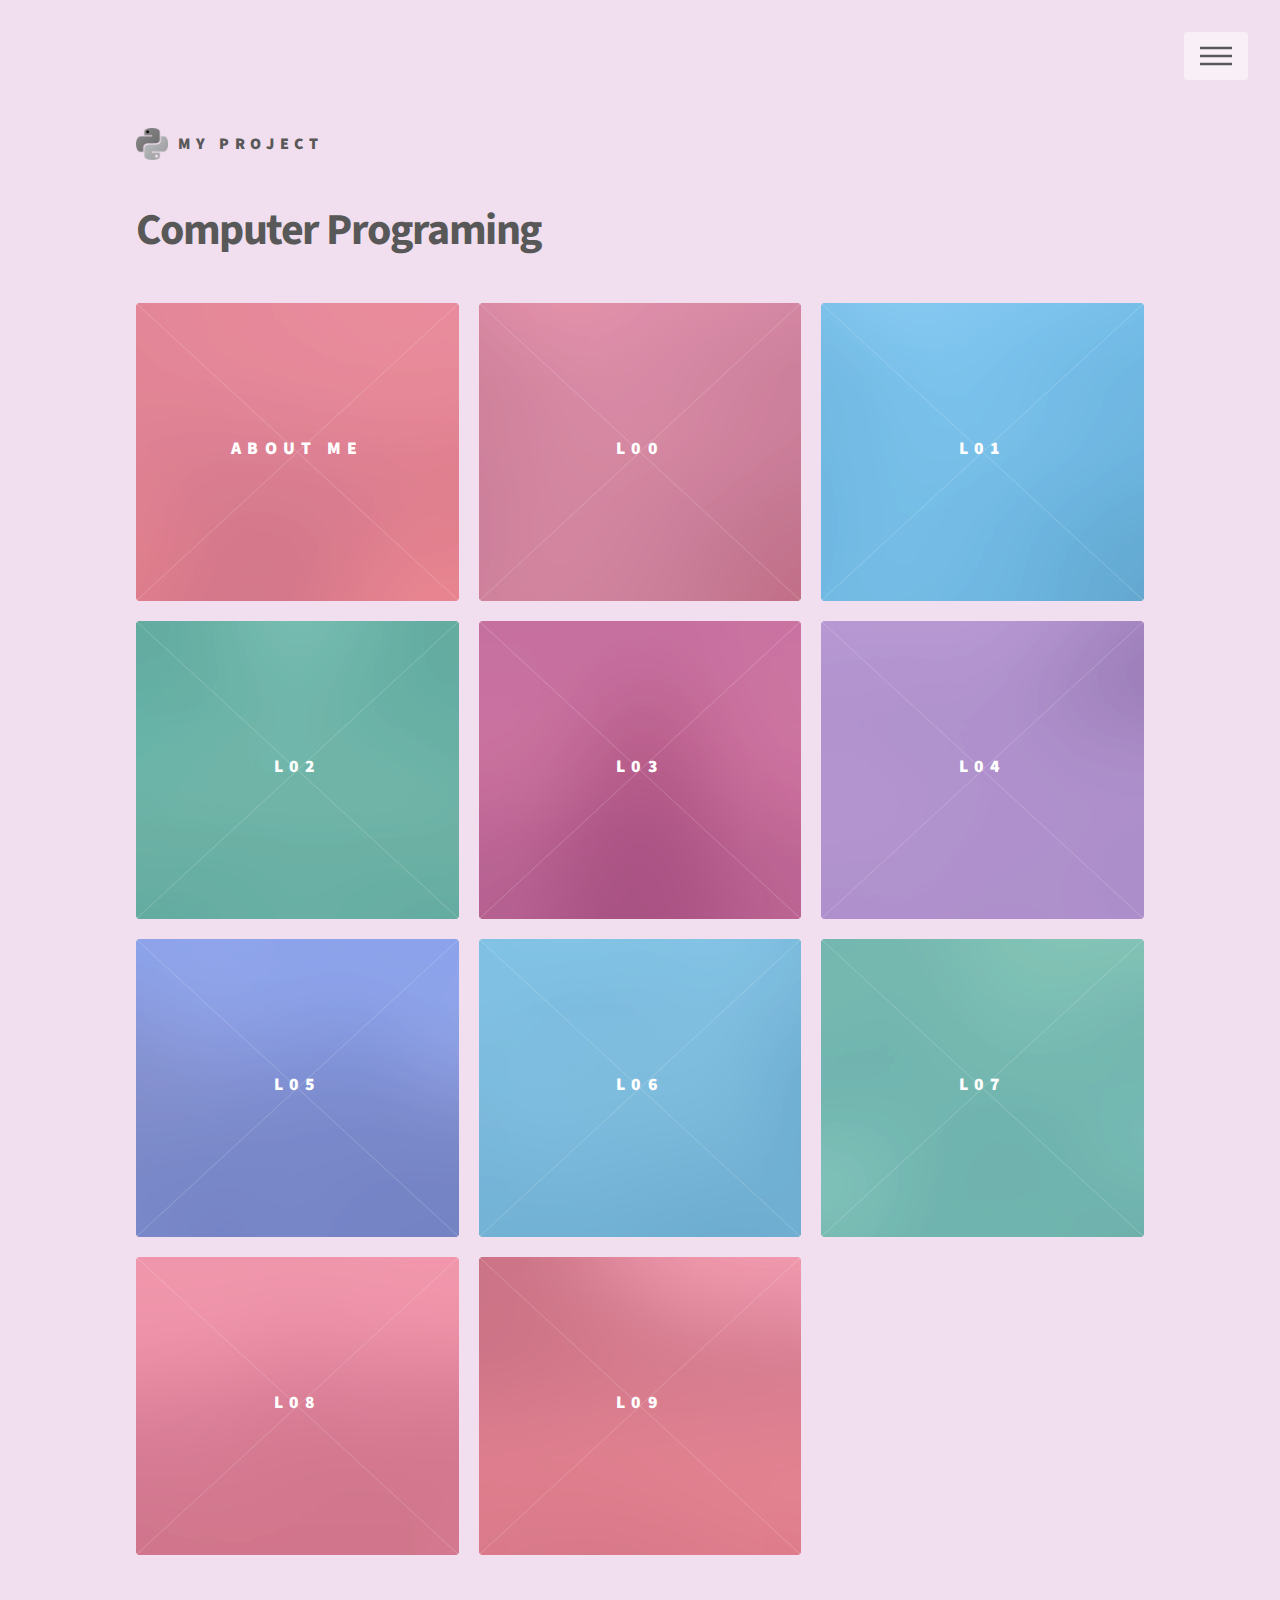
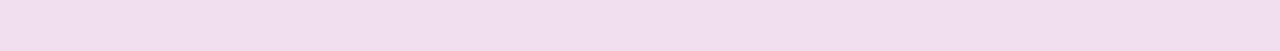
<file: index.html>
<!DOCTYPE HTML>
<!--
	Phantom by HTML5 UP
	html5up.net | @ajlkn
	Free for personal and commercial use under the CCA 3.0 license (html5up.net/license)
-->
<html>
	<head>
		<title>My Project</title>
		<meta charset="utf-8" />
		<meta name="viewport" content="width=device-width, initial-scale=1, user-scalable=no" />
		<link rel="stylesheet" href="assets/css/main.css" />
		<noscript><link rel="stylesheet" href="assets/css/noscript.css" /></noscript>
		<link rel="stylesheet" href="assets/css/bg.css">
		
	</head>
	<body class="is-preload">
		<!-- Wrapper -->
			<div id="wrapper">

				<!-- Header -->
					<header id="header">
						<div class="inner">

							<!-- Logo -->
								<a href="index.html" class="logo">
									<span class="symbol"><img src="images/piVD4IFo.png" alt="" /></span><span class="title">My project</span>
								</a>

							<!-- Nav -->
								<nav>
									<ul>
										<li><a href="#menu">Menu</a></li>
									</ul>
								</nav>

						</div>
					</header>

				<!-- Menu -->
					<nav id="menu">
						<h2>Menu</h2>
						<ul>
							<li><a href="index.html">Home</a></li>
							<li><a href="generic.html">About Me</a></li>
							<li><a href="L00.html">L00 Introduction & Download Program</a></li>
							<li><a href="L01.html">L01 DataType-Variable-Expression</a></li>
							<li><a href="L02.html">L02 Selection If-elif-else</a></li>
							<li><a href="L03.html">L03 Repetition While for</a></li>
							<li><a href="L04.html">L04 String</a></li>
							<li><a href="L05.html">L05 function</a></li>
							<li><a href="L06.html">L06 Files and Exceptions</a></li>
							<li><a href="L07.html">L07 Lists and Tuples</a></li>
							<li><a href="L08.html">L08 Dictionaries and Sets</a></li>
							<li><a href="L09.html">L09 PyGame Zero</a></li>
						</ul>
					</nav>

				<!-- Main -->
					<div id="main">
						<div class="inner">
							<header>
								<h1>Computer Programing</h1>
								
							</header>
							<section class="tiles">
								<article class="style1">
									<span class="image">
										<img src="images/pic01.jpg" alt=""  />
									</span>
									<a href="generic.html">
										<h2>About Me</h2>
										<div class="content">
											
										</div>
									</a>
								</article>
								<article class="style1">
									<span class="image">
										<img src="images/pic02.jpg" alt="" />
									</span>
									<a href="L00.html">
										<h2>L00</h2>
										<div class="content">
											<p>Introduction</p>
										</div>
									</a>
								</article>
								<article class="style2">
									<span class="image">
										<img src="images/pic02.jpg" alt="" />
									</span>
									<a href="L01.html">
										<h2>L01</h2>
										<div class="content">
											<p>DataType-Variable-Expression</p>
										</div>
									</a>
								</article>
								<article class="style3">
									<span class="image">
										<img src="images/pic03.jpg" alt="" />
									</span>
									<a href="L02.html">
										<h2>L02</h2>
										<div class="content">
											<p>Selection If-elif-else</p>
										</div>
									</a>
								</article>
								<article class="style4">
									<span class="image">
										<img src="images/pic04.jpg" alt="" />
									</span>
									<a href="L03.html">
										<h2>L03</h2>
										<div class="content">
											<p>Repetition While for</p>
										</div>
									</a>
								</article>
								<article class="style5">
									<span class="image">
										<img src="images/pic05.jpg" alt="" />
									</span>
									<a href="L04.html">
										<h2>L04</h2>
										<div class="content">
											<p>String</p>
										</div>
									</a>
								</article>
								<article class="style6">
									<span class="image">
										<img src="images/pic06.jpg" alt="" />
									</span>
									<a href="L05.html">
										<h2>L05</h2>
										<div class="content">
											<p>function</p>
										</div>
									</a>
								</article>
								<article class="style2">
									<span class="image">
										<img src="images/pic07.jpg" alt="" />
									</span>
									<a href="L06.html">
										<h2>L06</h2>
										<div class="content">
											<p>Files and Exceptions</p>
										</div>
									</a>
								</article>
								<article class="style3">
									<span class="image">
										<img src="images/pic08.jpg" alt="" />
									</span>
									<a href="L07.html">
										<h2>L07</h2>
										<div class="content">
											<p>Lists and Tuples</p>
										</div>
									</a>
								</article>
								<article class="style1">
									<span class="image">
										<img src="images/pic09.jpg" alt="" />
									</span>
									<a href="L08.html">
										<h2>L08</h2>
										<div class="content">
											<p>Dictionaries and Sets</p>
										</div>
									</a>
								</article>
							</article>
							<article class="style1">
								<span class="image">
									<img src="images/pic10.jpg" alt="" />
								</span>
								<a href="L09.html">
									<h2>L09</h2>
									<div class="content">
										<p>PyGame Zero</p>
									</div>
								</a>
							</article>
								
										</div>
									</a>
								</article>
							</section>
						</div>
					</div>

				

			</div>

		<!-- Scripts -->
			<script src="assets/js/jquery.min.js"></script>
			<script src="assets/js/browser.min.js"></script>
			<script src="assets/js/breakpoints.min.js"></script>
			<script src="assets/js/util.js"></script>
			<script src="assets/js/main.js"></script>

	</body>
</html>
</file>
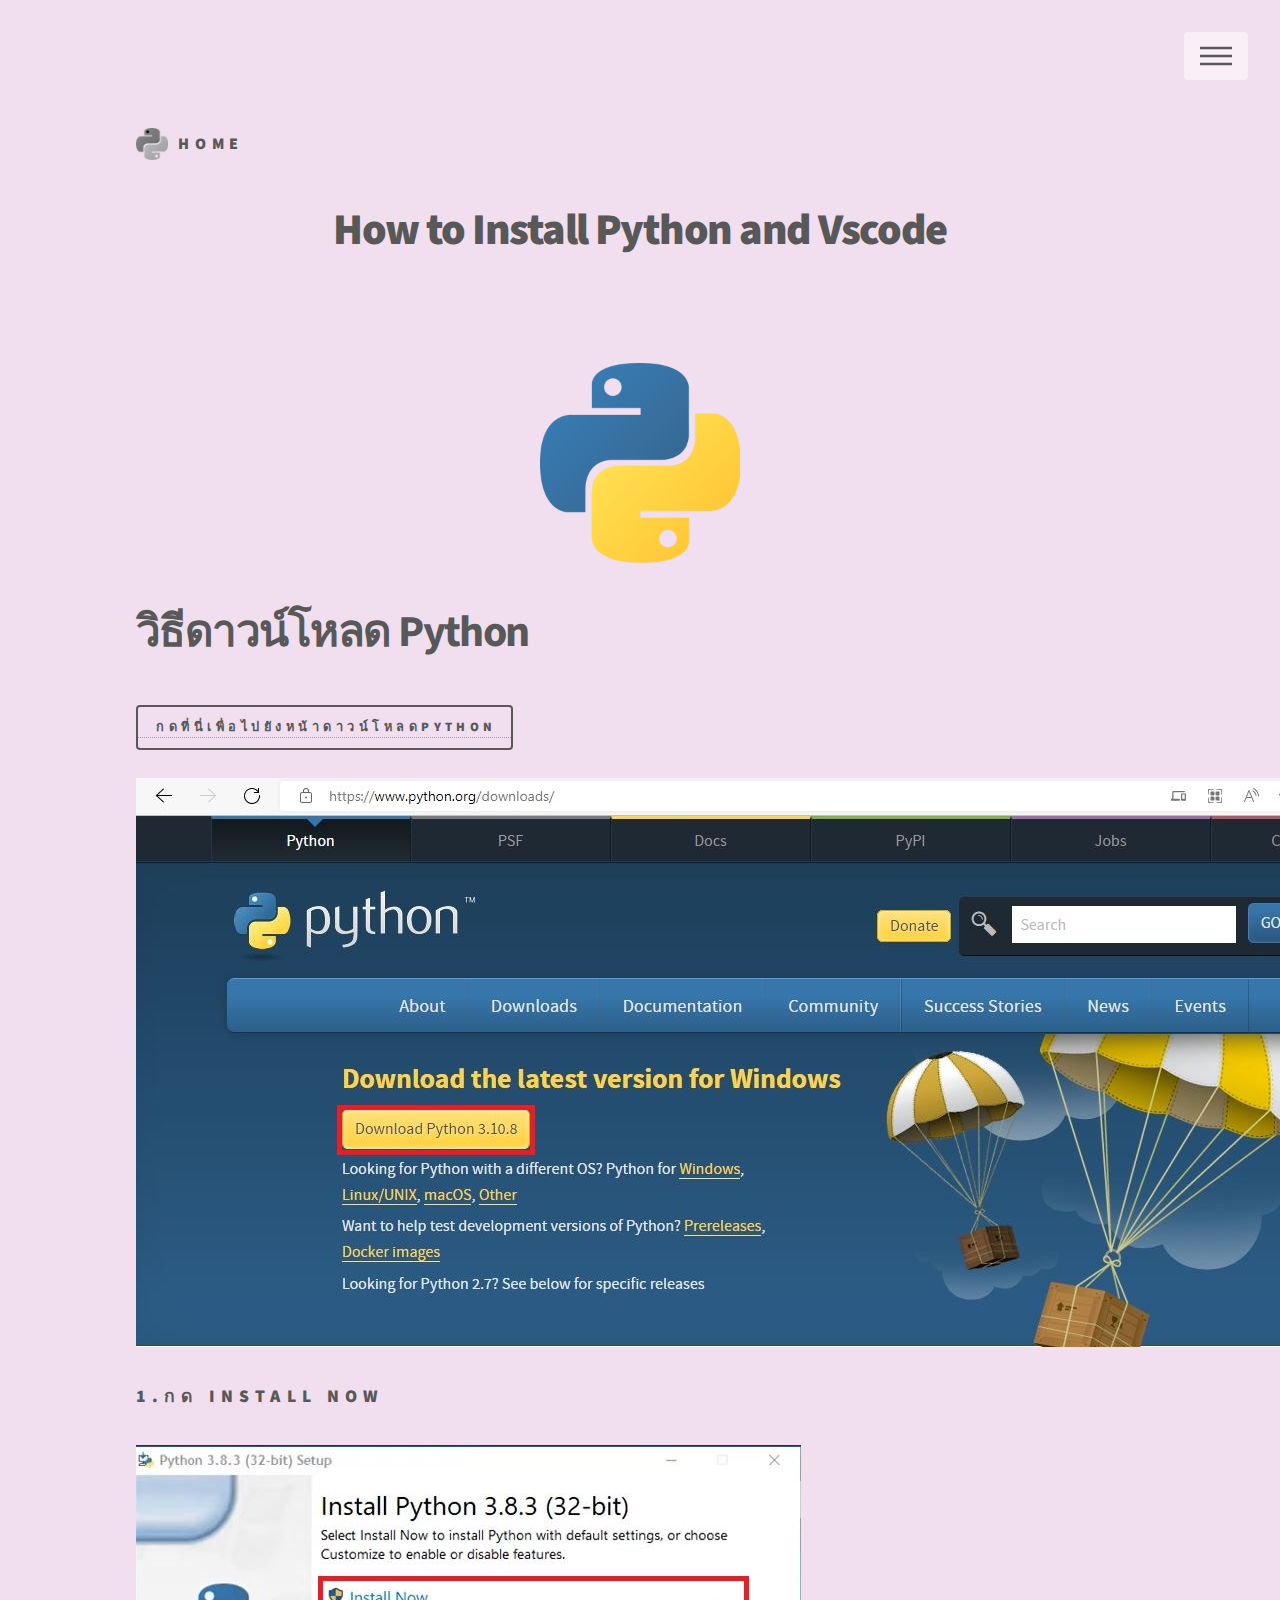
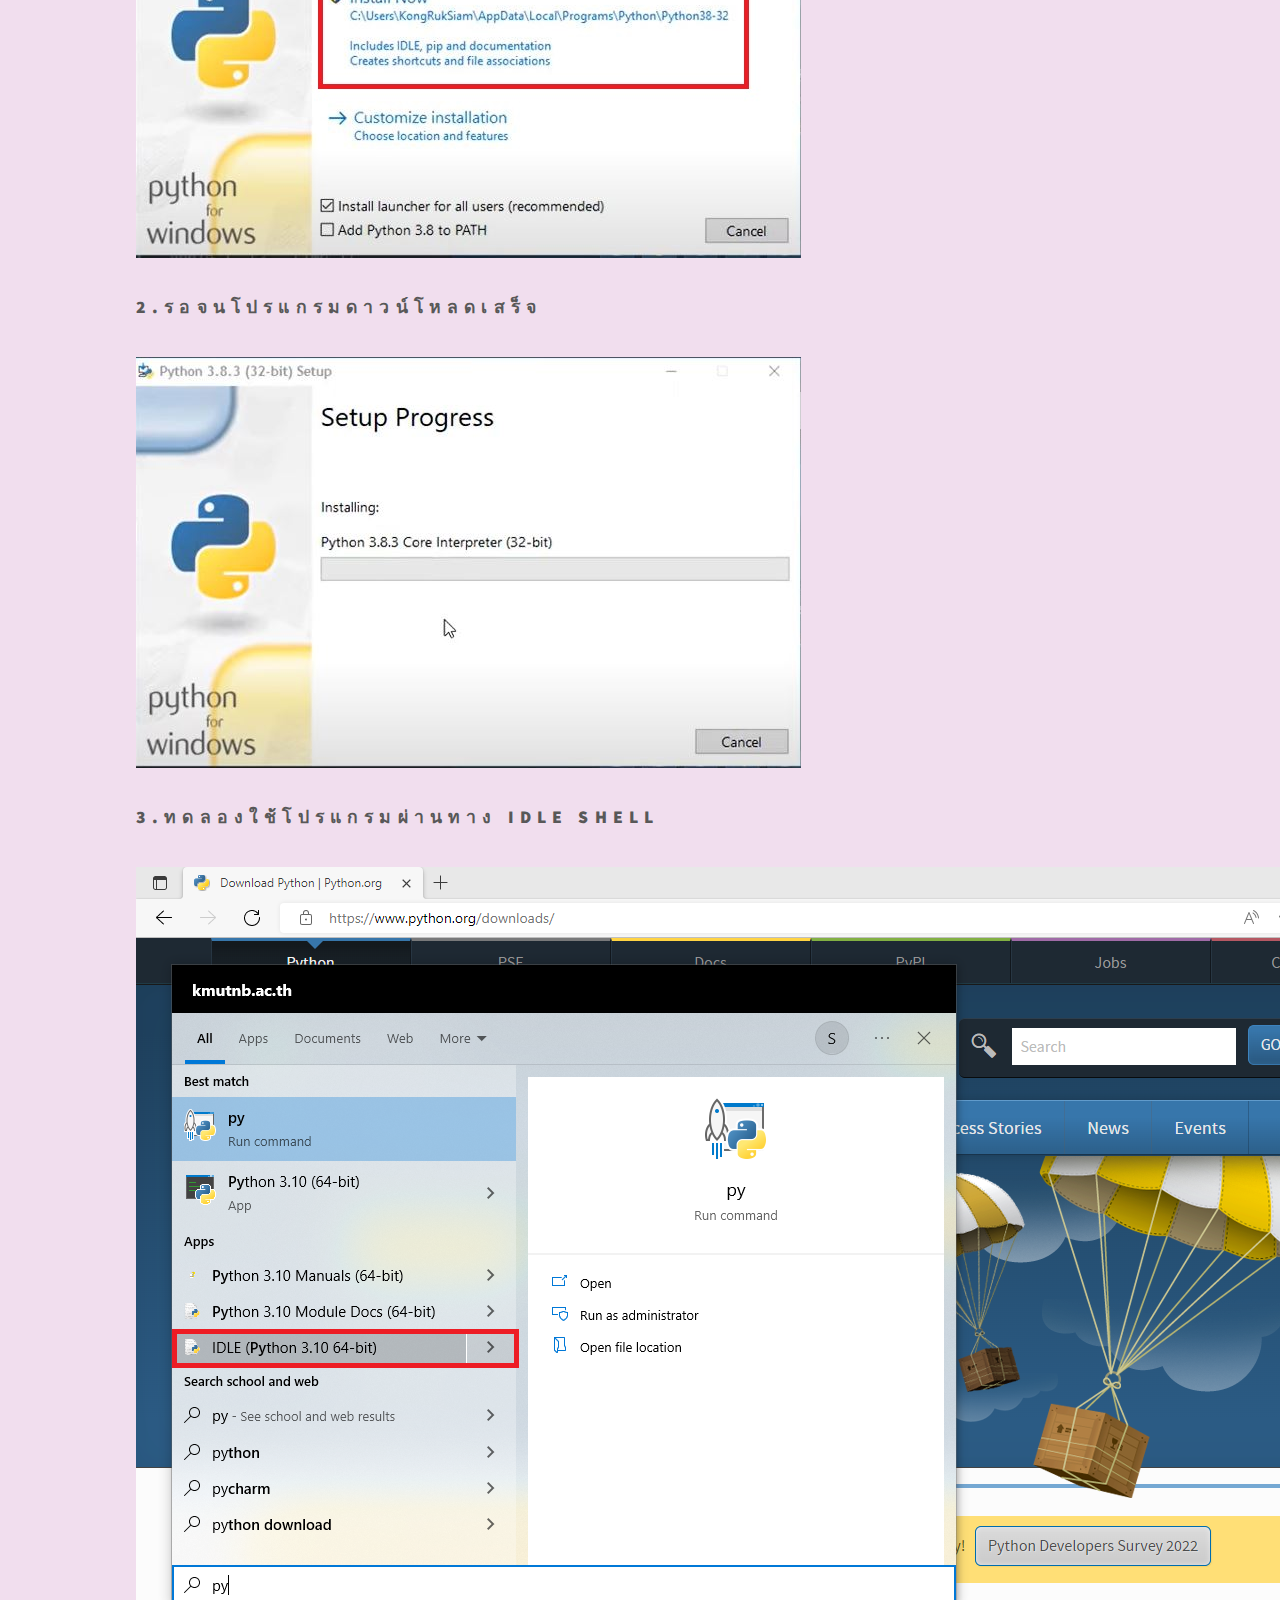
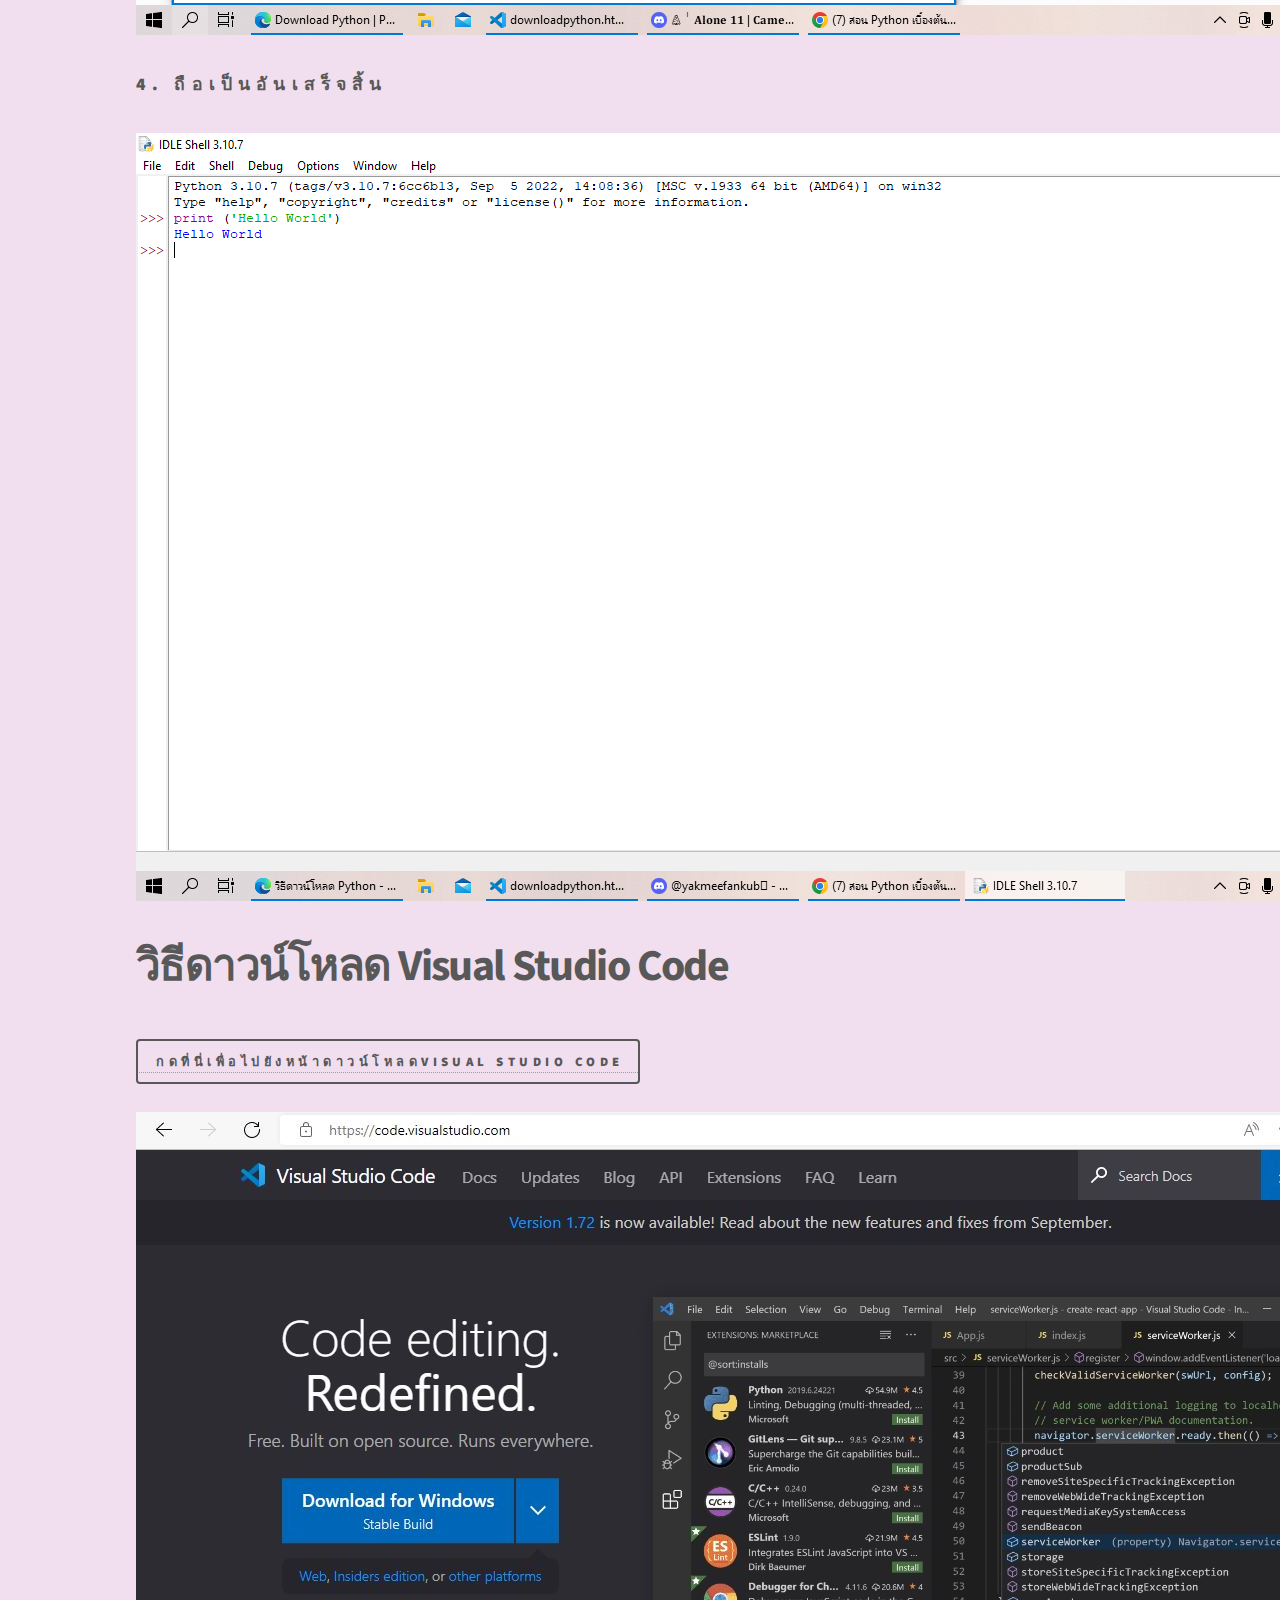
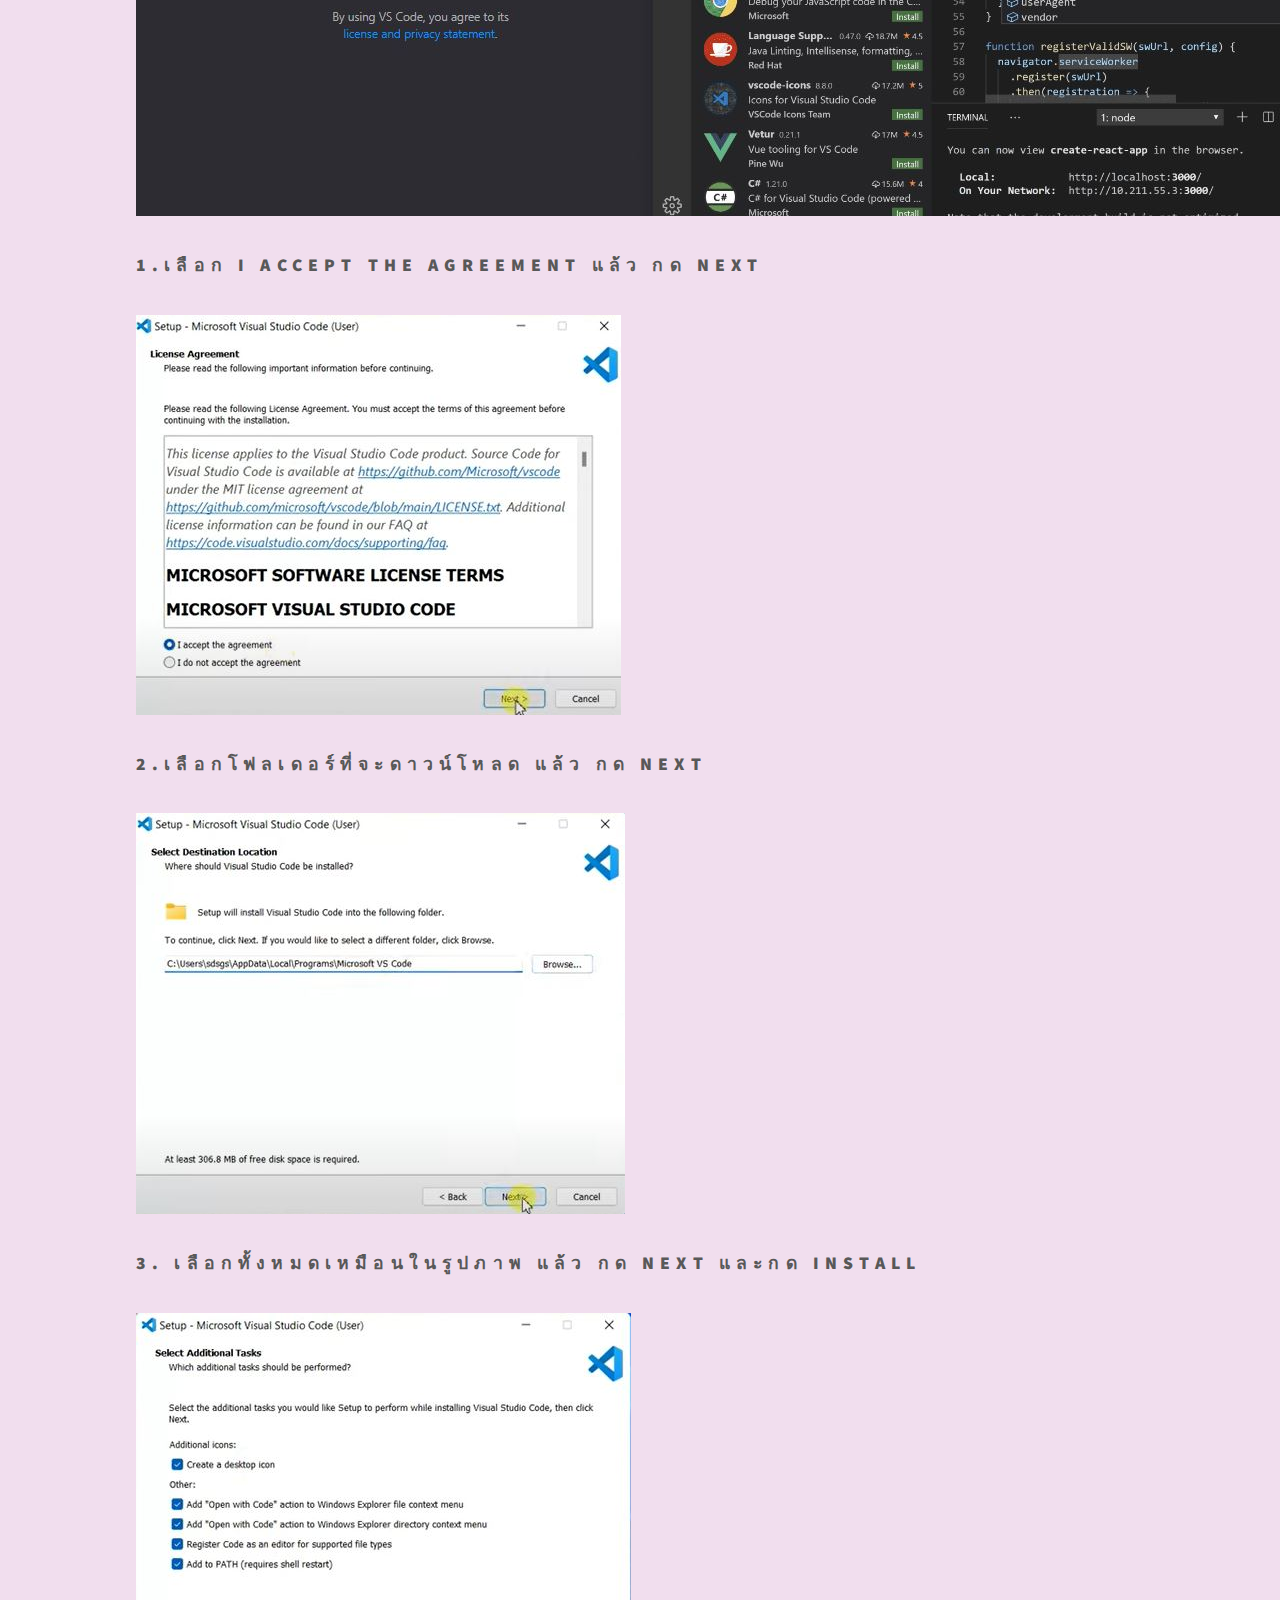
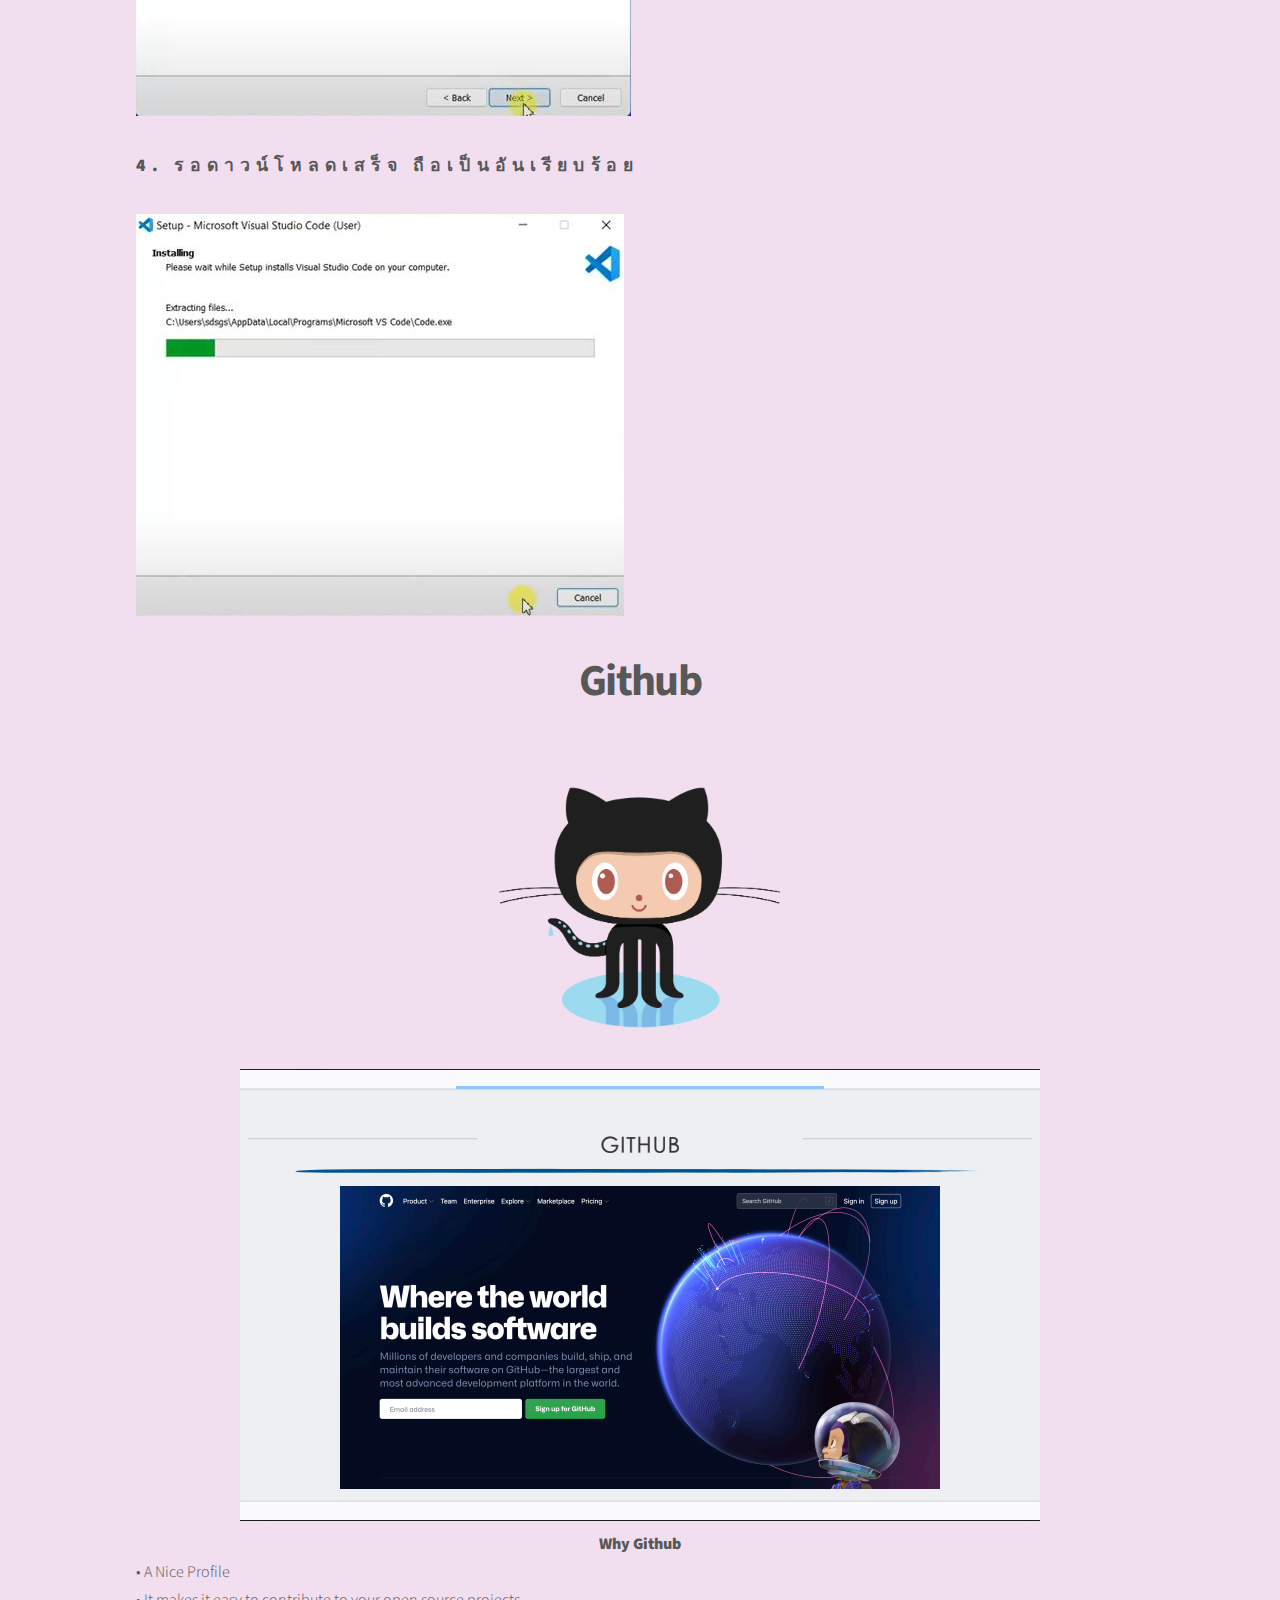
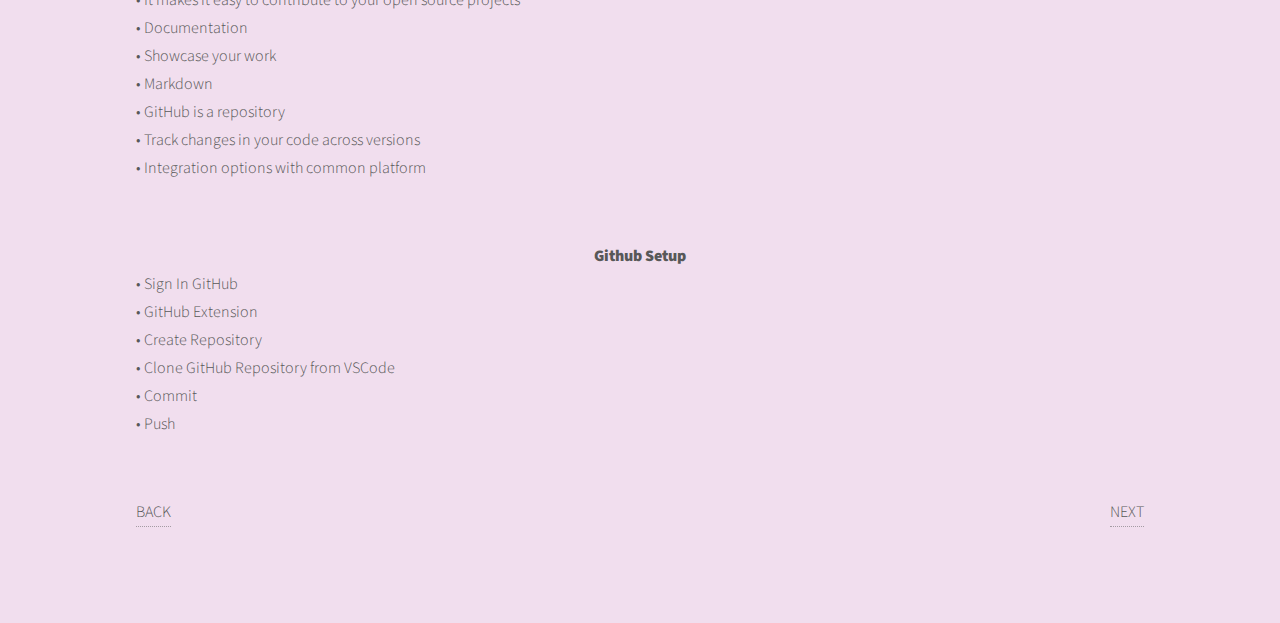
<file: downloadpython.html>
<!DOCTYPE HTML>
<!--
	Phantom by HTML5 UP
	html5up.net | @ajlkn
	Free for personal and commercial use under the CCA 3.0 license (html5up.net/license)
-->
<html>
	<head>
		<title>วิธีดาวน์โหลด Python</title>
		<meta charset="utf-8" />
		<meta name="viewport" content="width=device-width, initial-scale=1, user-scalable=no" />
		<link rel="stylesheet" href="assets/css/main.css" />
		<noscript><link rel="stylesheet" href="assets/css/noscript.css" /></noscript>
        <link rel="stylesheet" href="assets/css/bg.css">
	</head>
	<body class="is-preload">
		<!-- Wrapper -->
			<div id="wrapper">

				<!-- Header -->
					<header id="header">
						<div class="inner">

							<!-- Logo -->
								<a href="index.html" class="logo">
									<span class="symbol"><img src="images/piVD4IFo.png" alt="" /></span><span class="title">Home</span>
								</a>

							<!-- Nav -->
								<nav>
									<ul>
										<li><a href="#menu">Menu</a></li>
									</ul>
								</nav>

						</div>
					</header>

				<!-- Menu -->
					<nav id="menu">
						<h2>Menu</h2>
						<ul>
							<li><a href="index.html">Home</a></li>
							<li><a href="generic.html">Ipsum veroeros</a></li>
							<li><a href="generic.html">Tempus etiam</a></li>
							<li><a href="generic.html">Consequat dolor</a></li>
							<li><a href="elements.html">Elements</a></li>
						</ul>
					</nav>

				<!-- Main -->
					<div id="main">
						<div class="inner">
							
							

							<!-- Text -->
								<section>
									<h1><center><b>How to Install Python and Vscode</b></center></h1>
									<p><br><center><img src="images/pngwing.com.png" width="200" height="200" ></center>  </p>
									<h1>วิธีดาวน์โหลด Python</h1>
									<a href="https://www.python.org/downloads/" ><input type="submit" value="กดที่นี่เพื่อไปยังหน้าดาวน์โหลดPython"></a><br><br>
                                    <img src="images/Capture.JPG" alt="How to Install Python"><br><br>
									<h2>1.กด Install now</h2>
									<img src="images/install2.JPG" alt=""><br><br>
									<h2>2.รอจนโปรแกรมดาวน์โหลดเสร็จ</h2>
									<img src="images/install3.JPG" alt=""><br><br>
									<h2>3.ทดลองใช้โปรแกรมผ่านทาง Idle shell</h2>
									<img src="images/install4.png" alt=""><br><br>
									<h2>4. ถือเป็นอันเสร็จสิ้น</h2>
									<img src="images/install5.png" alt="" > <br><br>
									
									<h1>วิธีดาวน์โหลด Visual Studio Code</h1>
									<a href="https://code.visualstudio.com/" ><input type="submit" value="กดที่นี่เพื่อไปยังหน้าดาวน์โหลดVisual Studio Code"></a><br><br>
                                    <img src="images/Capture2.JPG" alt="How to Install VSCode"><br><br>
                                    <h2>1.เลือก I accept the agreement แล้ว กด next</h2>
									<img src="images/Install6.JPG" alt=""><br><br>
									<h2>2.เลือกโฟลเดอร์ที่จะดาวน์โหลด แล้ว กด next</h2>
									<img src="images/Install7.JPG" alt=""><br><br>
									<h2>3. เลือกทั้งหมดเหมือนในรูปภาพ แล้ว กด next และกด Install</h2>
									<img src="images/install8.JPG" alt=""><br><br>
									<h2>4. รอดาวน์โหลดเสร็จ ถือเป็นอันเรียบร้อย</h2>
									<img src="images/install9.JPG" alt=""><br><br>
									<center><h1>Github</h1></center> <br>
									<center><img src="images/L00/gituhub1.png" alt="" width="300px"></center>  <br>
									<center><img src="images/L00/gituhub2.png" alt=""></center>
									<center><strong>Why Github</strong></center>
									<p>• A Nice Profile <br>

										• It makes it easy to contribute to your open source projects <br>
										
										• Documentation <br>
										
										• Showcase your work <br>
										
										• Markdown <br>
										
										• GitHub is a repository <br>
										
										• Track changes in your code across versions <br>
										
										• Integration options with common platform</p> <br>
									<center><strong>Github Setup</strong></center>
									<p>• Sign In GitHub <br>

										• GitHub Extension <br>
										
										• Create Repository <br>
										
										• Clone GitHub Repository from VSCode <br>
										
										• Commit <br>
										
										• Push</p> <br>
										<div style="display: flex;flex-direction: row;justify-content: space-between;">
											<a href="L00.html">BACK</a>
											<a href="L01.html">NEXT</a>
										</div>
			
									

                                    
                                    


	</body>
</html>
</file>
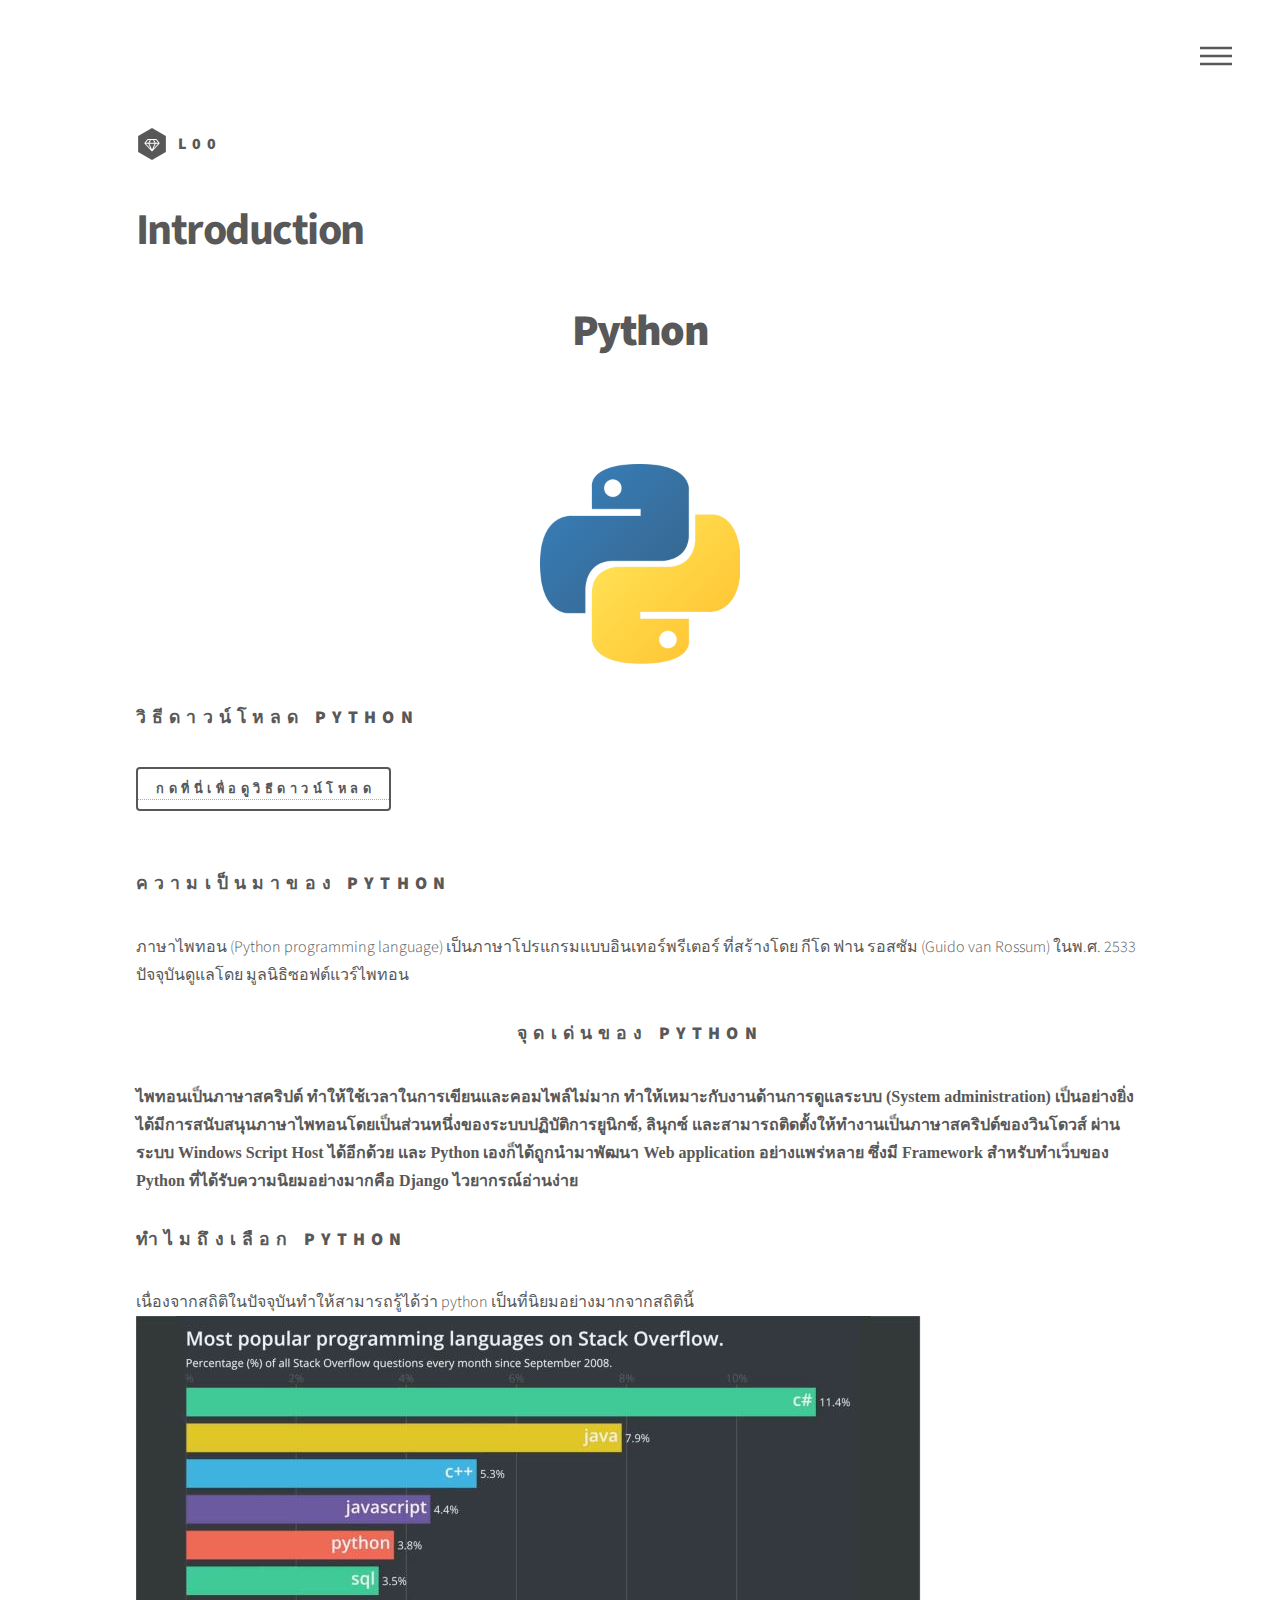
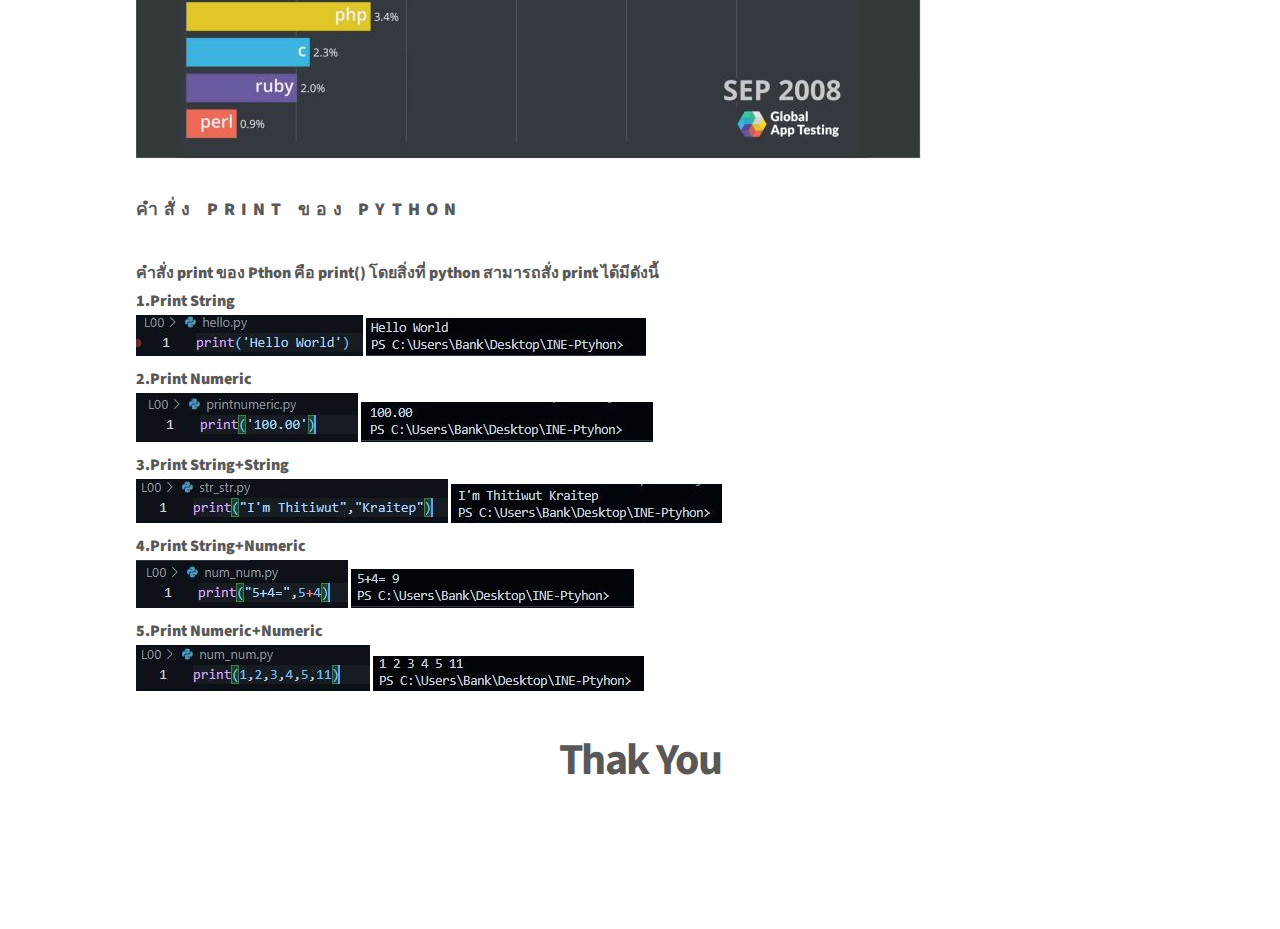
<file: elements.html>
<!DOCTYPE HTML>
<!--
	Phantom by HTML5 UP
	html5up.net | @ajlkn
	Free for personal and commercial use under the CCA 3.0 license (html5up.net/license)
-->
<html>
	<head>
		<title>Elements - Phantom by HTML5 UP</title>
		<meta charset="utf-8" />
		<meta name="viewport" content="width=device-width, initial-scale=1, user-scalable=no" />
		<link rel="stylesheet" href="assets/css/main.css" />
		<noscript><link rel="stylesheet" href="assets/css/noscript.css" /></noscript>
	</head>
	<body class="is-preload">
		<!-- Wrapper -->
			<div id="wrapper">

				<!-- Header -->
					<header id="header">
						<div class="inner">

							<!-- Logo -->
								<a href="index.html" class="logo">
									<span class="symbol"><img src="images/logo.svg" alt="" /></span><span class="title">L00</span>
								</a>

							<!-- Nav -->
								<nav>
									<ul>
										<li><a href="#menu">Menu</a></li>
									</ul>
								</nav>

						</div>
					</header>

				<!-- Menu -->
					<nav id="menu">
						<h2>Menu</h2>
						<ul>
							<li><a href="index.html">Home</a></li>
							<li><a href="generic.html">Ipsum veroeros</a></li>
							<li><a href="generic.html">Tempus etiam</a></li>
							<li><a href="generic.html">Consequat dolor</a></li>
							<li><a href="elements.html">Elements</a></li>
						</ul>
					</nav>

				<!-- Main -->
					<div id="main">
						<div class="inner">
							<h1>Introduction</h1>
							

							<!-- Text -->
								<section>
									<h1><center><b>Python</b></center></h1>
									<p><br><center><img src="images/pngwing.com.png" width="200" height="200" ></center>  </p>
									<p class="p1"><h2> วิธีดาวน์โหลด Python</h2></p>
									<a href="downloadpython.html" ><input type="submit" value="กดที่นี่เพื่อดูวิธีดาวน์โหลด"></a><br><br>
									<p class="p1"><h2>ความเป็นมาของ Python</h2>ภาษาไพทอน (Python programming language) เป็นภาษาโปรแกรมแบบอินเทอร์พรีเตอร์ ที่สร้างโดย กีโด ฟาน รอสซัม (Guido van Rossum) ในพ.ศ. 2533 ปัจจุบันดูแลโดย มูลนิธิซอฟต์แวร์ไพทอน</p>
									<h2><center><b>จุดเด่นของ Python</b></center></h2>
									<p class="p1"><b>ไพทอนเป็นภาษาสคริปต์ ทำให้ใช้เวลาในการเขียนและคอมไพล์ไม่มาก ทำให้เหมาะกับงานด้านการดูแลระบบ (System administration) เป็นอย่างยิ่ง ได้มีการสนับสนุนภาษาไพทอนโดยเป็นส่วนหนึ่งของระบบปฏิบัติการยูนิกซ์, ลินุกซ์ และสามารถติดตั้งให้ทำงานเป็นภาษาสคริปต์ของวินโดวส์ ผ่านระบบ Windows Script Host ได้อีกด้วย และ Python เองก็ได้ถูกนำมาพัฒนา Web application อย่างแพร่หลาย ซึ่งมี Framework สำหรับทำเว็บของ Python ที่ได้รับความนิยมอย่างมากคือ Django
										ไวยากรณ์อ่านง่าย</b></p>
										
									
									<p><h2>ทำไมถึงเลือก Python</h2>เนื่องจากสถิติในปัจจุบันทำให้สามารถรู้ได้ว่า python เป็นที่นิยมอย่างมากจากสถิตินี้ <br> <img src="images/L00img1.JPG"  alt="" </p><br><br>
									
									
									<h2>คำสั่ง print ของ Python </h2>
									<b>คำสั่ง print ของ Pthon  คือ print() โดยสิ่งที่ python สามารถสั่ง print ได้มีดังนี้
										<br>1.Print String<br> <img src="images/L00/string.JPG" alt=""> <img src="images/L00/printstring.JPG" alt="">
										 <br>2.Print Numeric<br> <img src="images/L00/numeric.JPG" alt=""> <img src="images/L00/printnumeric.JPG" alt="">
										 <br>3.Print String+String<br> <img src="images/L00/str+str.JPG" alt=""> <img src="images/L00/printstr+str.JPG" alt="">
										  <br>4.Print String+Numeric <br> <img src="images/L00/str+num.JPG" alt=""> <img src="images/L00/printstr+num.JPG" alt="">
										<br>5.Print Numeric+Numeric <br> <img src="images/L00/num+num.JPG" alt=""> <img src="images/L00/printnum+num.JPG" alt="">
										<center><p class="p1" ></p><h1>Thak You</h1></p></center>
									</b> 
									
						

	</body>
</html>
</file>
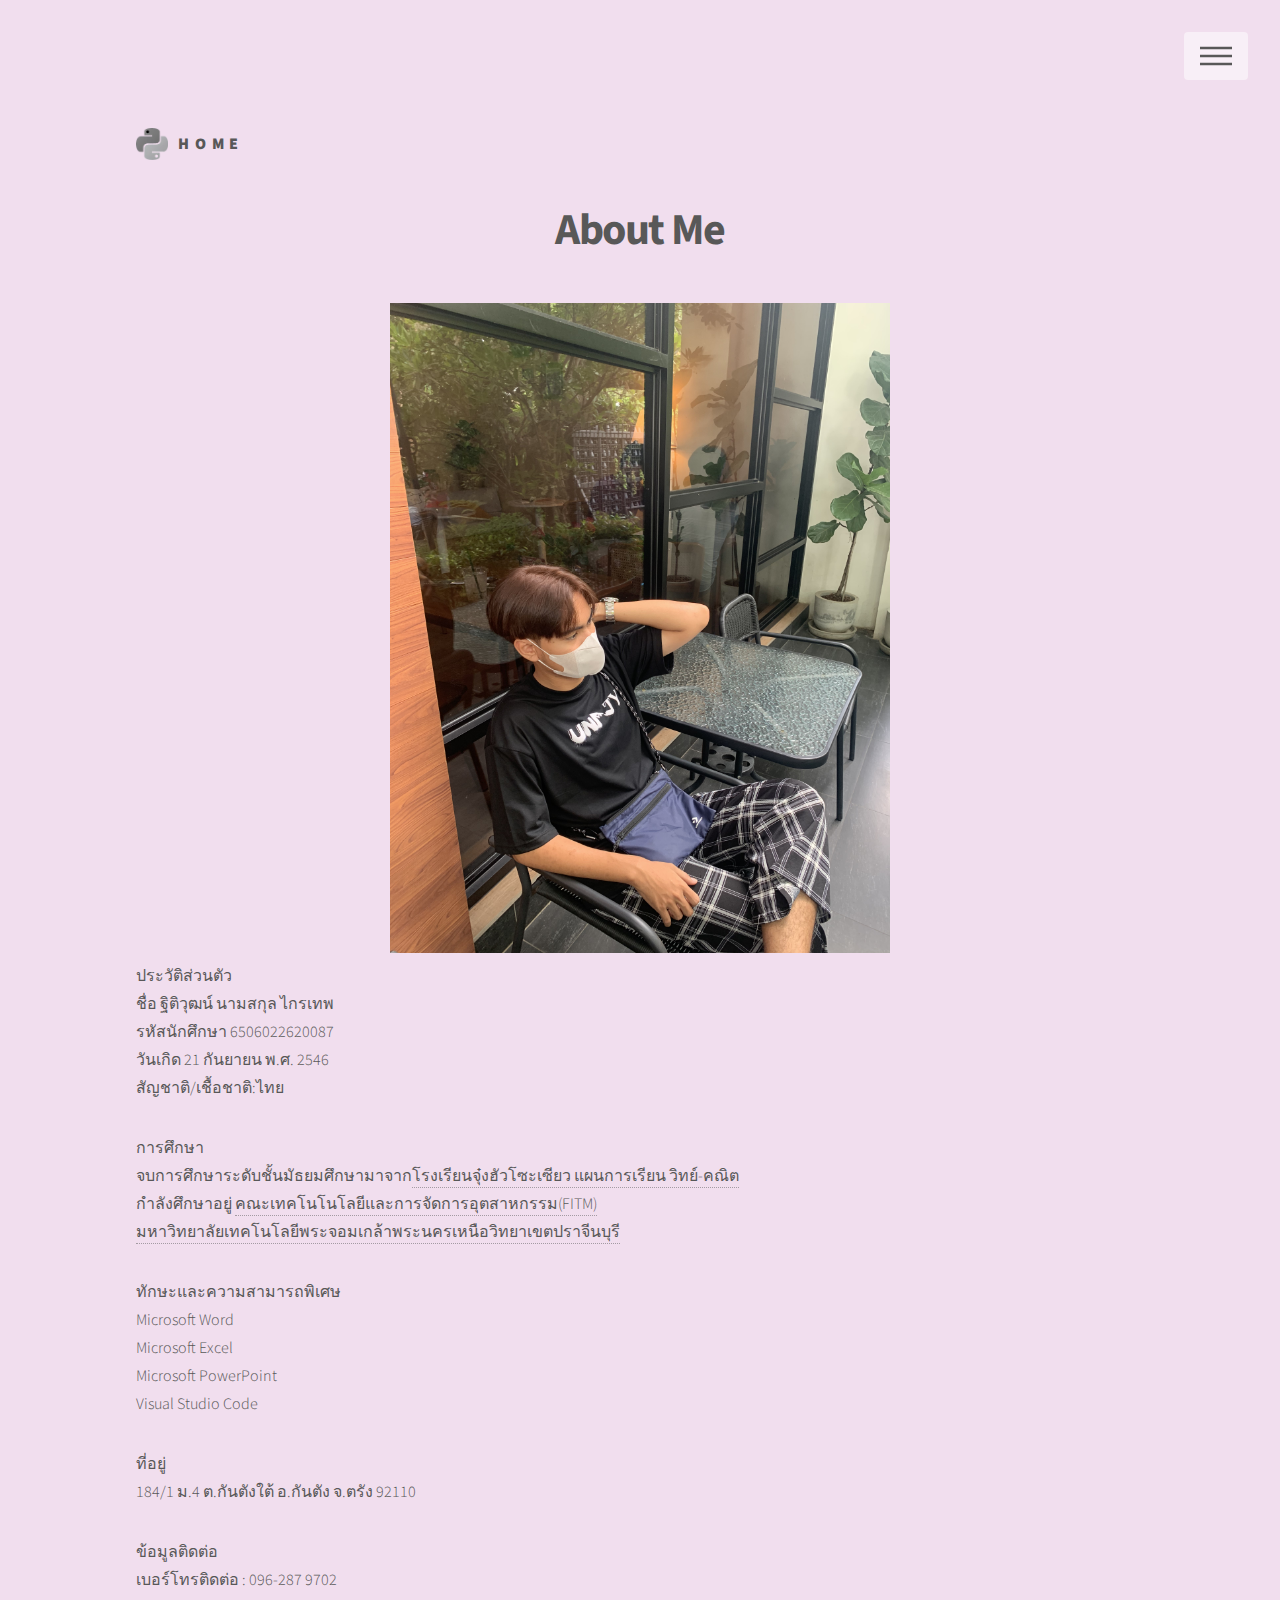
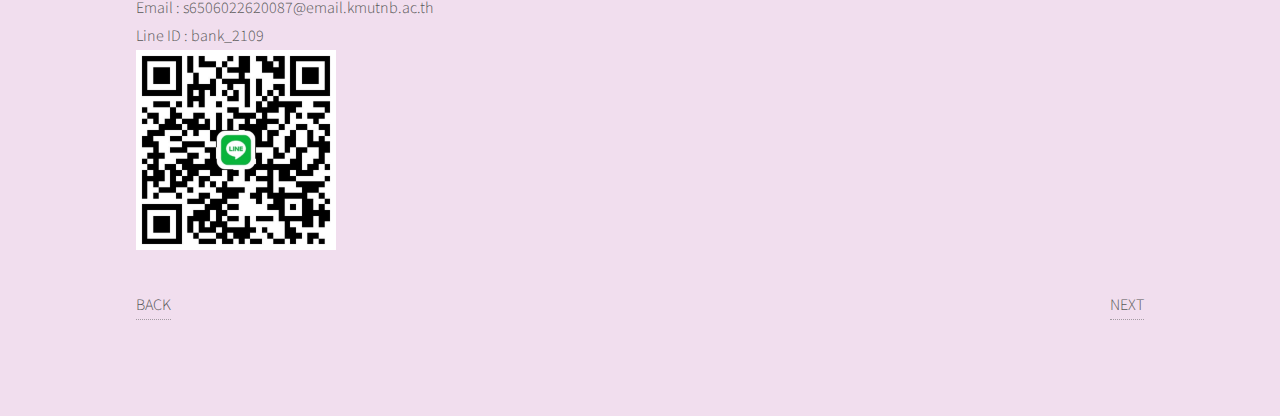
<file: generic.html>
<!DOCTYPE HTML>
<!--
	Phantom by HTML5 UP
	html5up.net | @ajlkn
	Free for personal and commercial use under the CCA 3.0 license (html5up.net/license)
-->
<html>
	<head>
		<title>About Me</title>
		<meta charset="utf-8" />
		<meta name="viewport" content="width=device-width, initial-scale=1, user-scalable=no" />
		<link rel="stylesheet" href="assets/css/main.css" />
		<noscript><link rel="stylesheet" href="assets/css/noscript.css" /></noscript>
		<link rel="stylesheet" href="assets/css/bg.css">
	</head>
	<body class="is-preload">
		<!-- Wrapper -->
			<div id="wrapper">

				<!-- Header -->
					<header id="header">
						<div class="inner">

							<!-- Logo -->
								<a href="index.html" class="logo">
									<span class="symbol"><img src="images/piVD4IFo.png" alt="" /></span><span class="title">Home</span>
								</a>

							<!-- Nav -->
							<nav>
								<ul>
									<li><a href="#menu">Menu</a></li>
								</ul>
							</nav>

						</div>
					</header>

				<!-- Menu -->
				<nav id="menu">
					<h2>Menu</h2>
					<ul>
						<li><a href="index.html">Home</a></li>
						<li><a href="generic.html">About Me</a></li>
						<li><a href="L00.html">L00 Introduction & Download Program</a></li>
						<li><a href="L01.html">L01 DataType-Variable-Expression</a></li>
						<li><a href="L02.html">L02 Selection If-elif-else</a></li>
						<li><a href="L03.html">L03 Repetition While for</a></li>
						<li><a href="L04.html">L04 String</a></li>
						<li><a href="L05.html">L05 function</a></li>
						<li><a href="L06.html">L06 Files and Exceptions</a></li>
						<li><a href="L07.html">L07 Lists and Tuples</a></li>
						<li><a href="L08.html">L08 Dictionaries and Sets</a></li>
						<li><a href="L09.html">L09 PyGame Zero</a></li>
					</ul>
				</nav>

				<!-- Main -->
					<div id="main">
						<div class="inner">
							<center><h1> About Me</h1></center>
							<center><img src="images/me2.jpg" alt="Bank" width="500px" height="650px"></center>
							<p>  ประวัติส่วนตัว  <br> ชื่อ ฐิติวุฒน์ นามสกุล ไกรเทพ <br>รหัสนักศึกษา 6506022620087 <br>วันเกิด 21 กันยายน พ.ศ. 2546 <br>สัญชาติ/เชื้อชาติ:ไทย</p>
							<p>การศึกษา <br>
								จบการศึกษาระดับชั้นมัธยมศึกษามาจาก<a href="http://jhs.ac.th/">โรงเรียนจุ๋งฮัวโซะเซียว แผนการเรียน วิทย์-คณิต </a>  <br>
								กำลังศึกษาอยู่ <a href="https://www.fitm.kmutnb.ac.th/">คณะเทคโนโนโลยีและการจัดการอุตสาหกรรม(FITM) </a>   <br>
								<a href="https://www.kmutnb.ac.th/">มหาวิทยาลัยเทคโนโลยีพระจอมเกล้าพระนครเหนือวิทยาเขตปราจีนบุรี </a> </p>
							<p>ทักษะและความสามารถพิเศษ <br> Microsoft Word <br>Microsoft Excel <br>Microsoft PowerPoint <br>Visual Studio Code</p>
							<p>ที่อยู่ <br> 184/1 ม.4 ต.กันตังใต้ อ.กันตัง จ.ตรัง 92110  </p>
							<p>ข้อมูลติดต่อ <br> เบอร์โทรติดต่อ : 096-287 9702 <br> Email : s6506022620087@email.kmutnb.ac.th <br> Line ID : bank_2109 <br>
								<img src="images/qrcodeidline.jpg"  width="200" height="200" alt=""  </p> <br>
								<div style="display: flex;flex-direction: row;justify-content: space-between;">
									<a href="index.html">BACK</a>
									<a href="L00.html">NEXT</a>
								</div>
	
							
						</div>
					</div>

				

			</div>

		<!-- Scripts -->
			<script src="assets/js/jquery.min.js"></script>
			<script src="assets/js/browser.min.js"></script>
			<script src="assets/js/breakpoints.min.js"></script>
			<script src="assets/js/util.js"></script>
			<script src="assets/js/main.js"></script>

	</body>
</html>
</file>
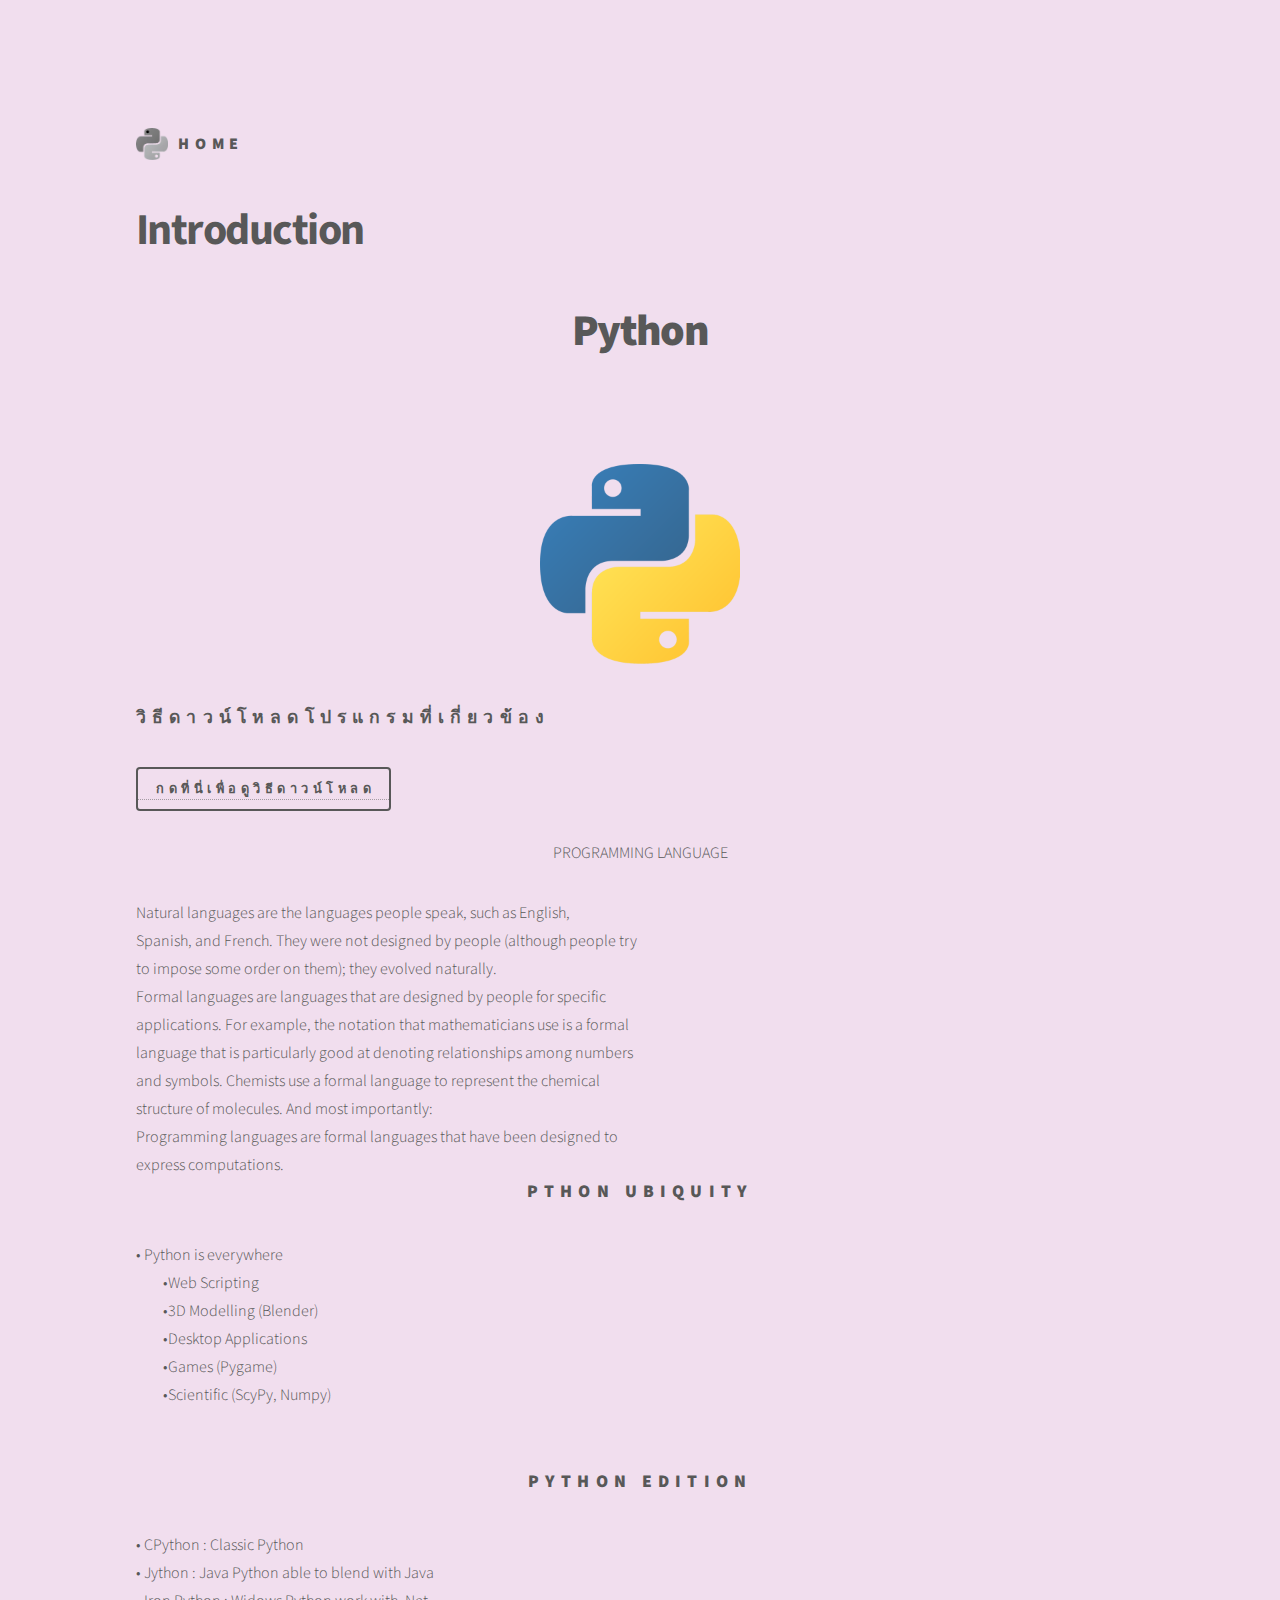
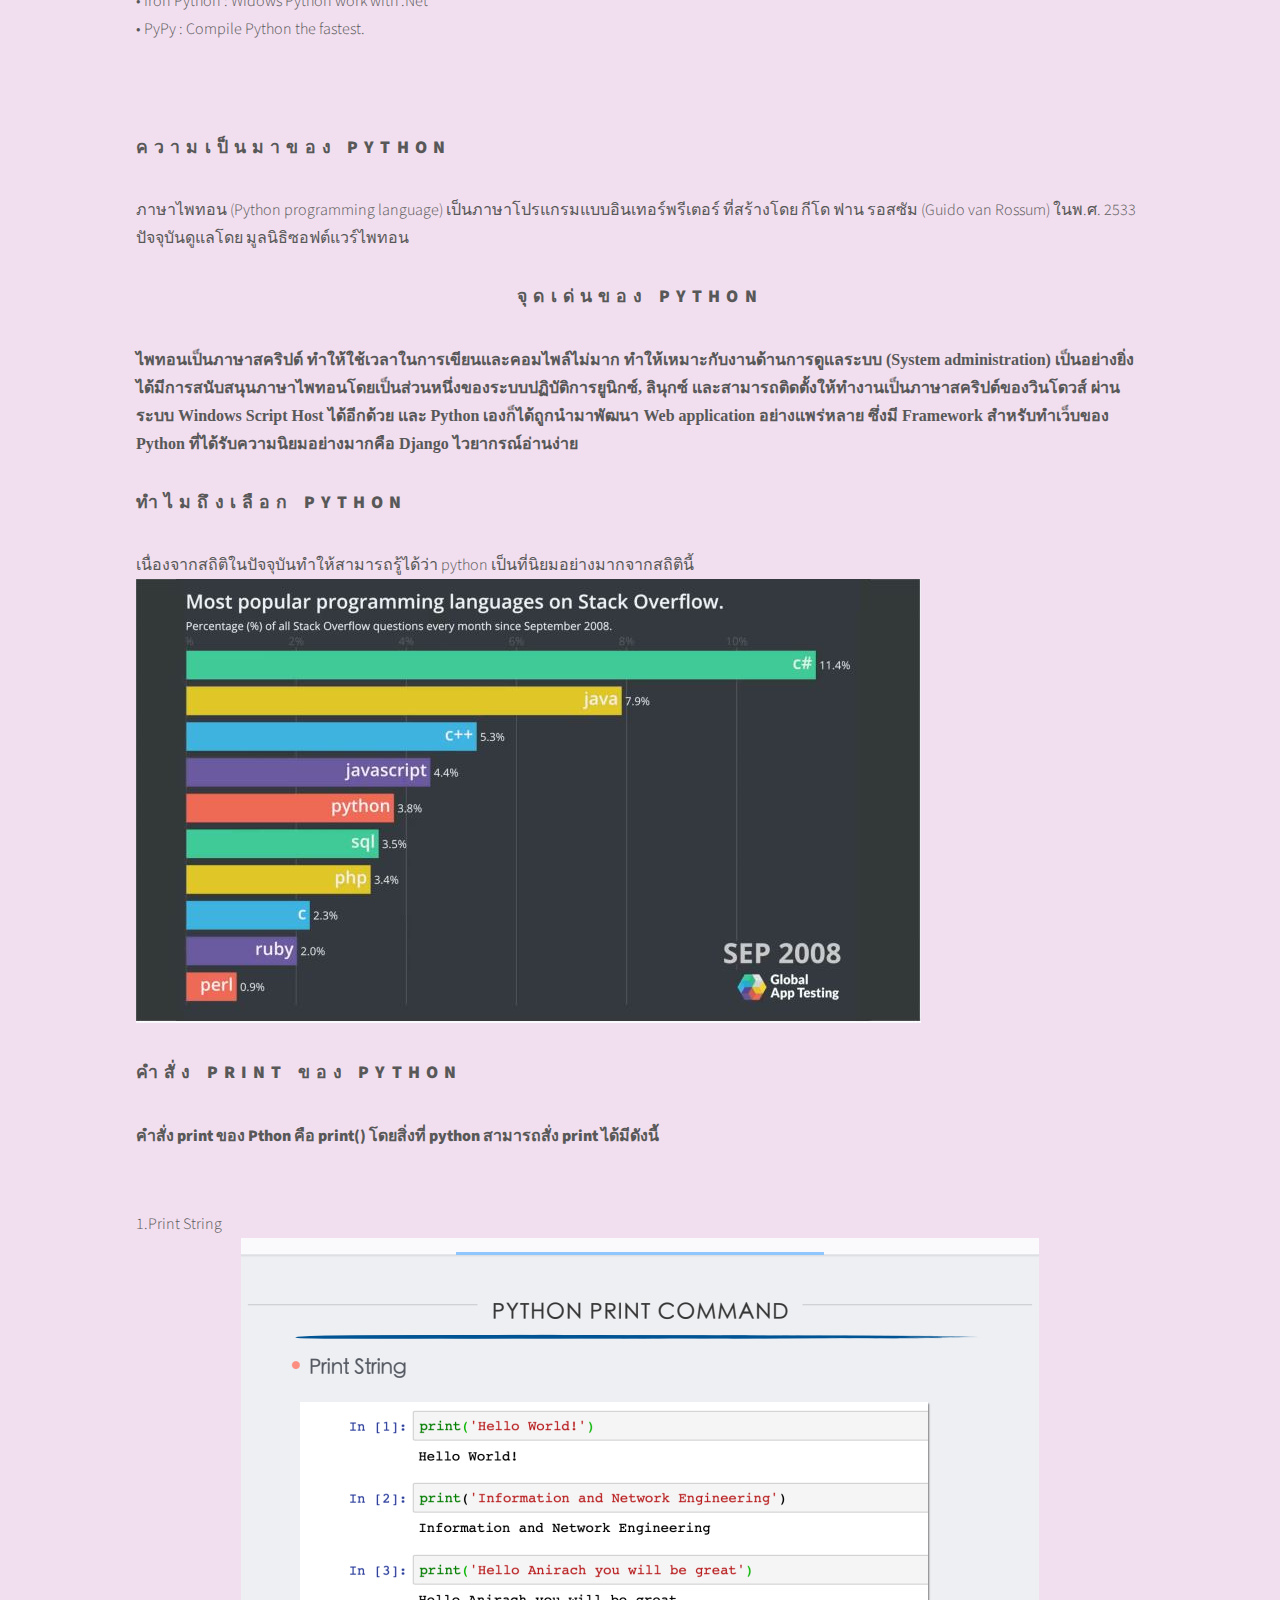
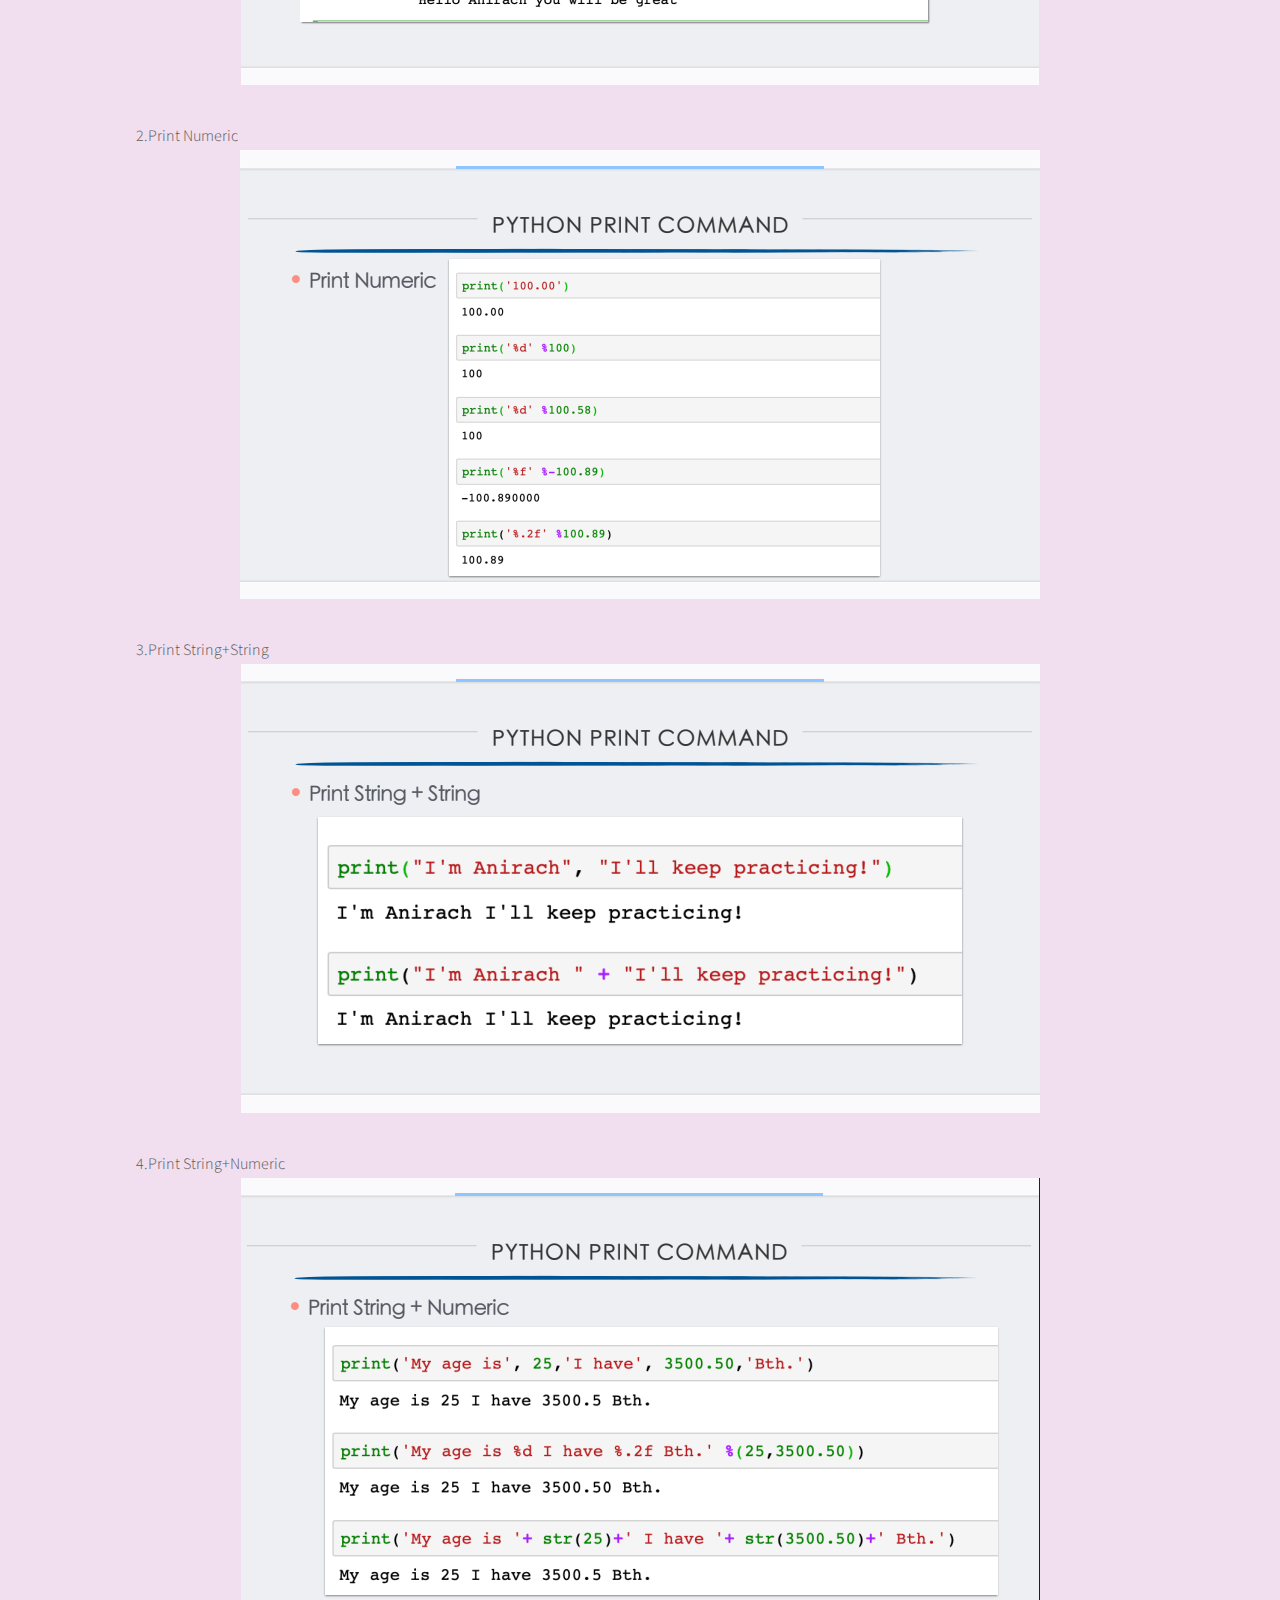
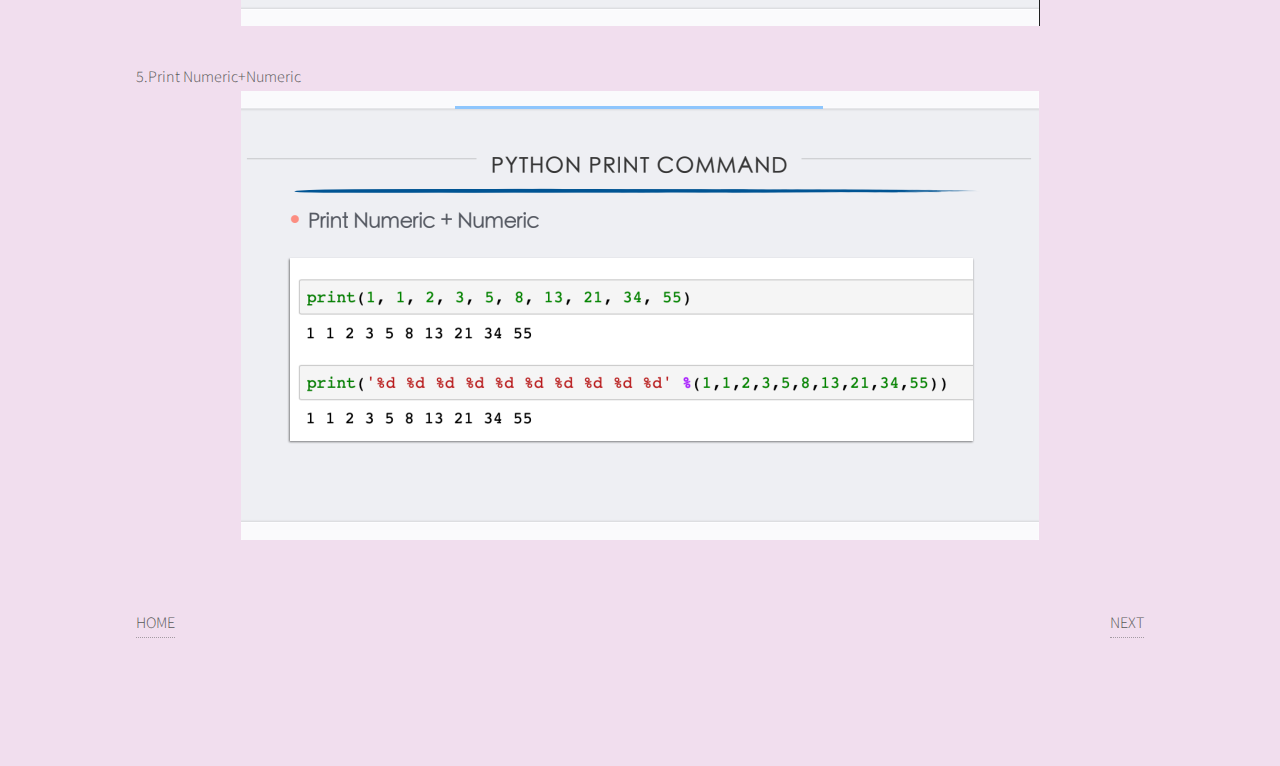
<file: L00.html>
<!DOCTYPE HTML>
<!--
	Phantom by HTML5 UP
	html5up.net | @ajlkn
	Free for personal and commercial use under the CCA 3.0 license (html5up.net/license)
-->
<html>
	<head>
		<title>Lecture 00 </title>
		<meta charset="utf-8" />
		<meta name="viewport" content="width=device-width, initial-scale=1, user-scalable=no" />
		<link rel="stylesheet" href="assets/css/main.css" />
		<noscript><link rel="stylesheet" href="assets/css/noscript.css" /></noscript>
		<link rel="stylesheet" href="assets/css/bg.css">
	</head>
	<body class="is-preload">
		<!-- Wrapper -->
			<div id="wrapper">

				<!-- Header -->
					<header id="header">
						<div class="inner">

							<!-- Logo -->
								<a href="index.html" class="logo">
									<span class="symbol"><img src="images/piVD4IFo.png" alt="" /></span><span class="title">Home</span>
								</a>

							<!-- Nav -->
							

						</div>
					</header>

				<!-- Menu -->
				

				<!-- Main -->
					<div id="main">
						<div class="inner">
							<h1>Introduction</h1>
							

							<!-- Text -->
								<section>
									<h1><center><b>Python</b></center></h1>
									<p><br><center><img src="images/pngwing.com.png" width="200" height="200" ></center>  </p>
									<p class="p1"><h2> วิธีดาวน์โหลดโปรแกรมที่เกี่ยวข้อง</h2></p>
									<a href="downloadpython.html" ><input type="submit" value="กดที่นี่เพื่อดูวิธีดาวน์โหลด"></a><br><br>
									<center><p>PROGRAMMING LANGUAGE</p></center>
									Natural languages are the languages people speak, such as English, <br>
									Spanish, and French. They were not designed by people (although people try <br>
									to impose some order on them); they evolved naturally. <br>
									
									Formal languages are languages that are designed by people for specific <br>
									applications. For example, the notation that mathematicians use is a formal <br>
									language that is particularly good at denoting relationships among numbers <br>
									and symbols. Chemists use a formal language to represent the chemical <br>
									structure of molecules. And most importantly: <br>
									
									Programming languages are formal languages that have been designed to <br>
									express computations. <br>
									<center><h2>Pthon Ubiquity</h2></center>
									<p>• Python is everywhere <br>

										&nbsp; &nbsp;&nbsp; &nbsp;&nbsp; &nbsp;•Web Scripting <br>
										
										&nbsp; &nbsp;&nbsp; &nbsp;&nbsp; &nbsp;•3D Modelling (Blender) <br>
										
										&nbsp; &nbsp;&nbsp; &nbsp;&nbsp; &nbsp;•Desktop Applications <br>
										
										&nbsp; &nbsp;&nbsp; &nbsp;&nbsp; &nbsp;•Games (Pygame) <br>
										
										&nbsp; &nbsp;&nbsp; &nbsp;&nbsp; &nbsp;•Scientific (ScyPy, Numpy)</p> <br>
									
									<center><h2>Python Edition</h2></center>
									<p>• CPython : Classic Python <br>

										• Jython : Java Python able to blend with Java <br>
										
										• Iron Python : Widows Python work with .Net <br>
										
										• PyPy : Compile Python the fastest.</p> <br>

									<p class="p1"><h2>ความเป็นมาของ Python</h2>ภาษาไพทอน (Python programming language) เป็นภาษาโปรแกรมแบบอินเทอร์พรีเตอร์ ที่สร้างโดย กีโด ฟาน รอสซัม (Guido van Rossum) ในพ.ศ. 2533 ปัจจุบันดูแลโดย มูลนิธิซอฟต์แวร์ไพทอน</p>
									<h2><center><b>จุดเด่นของ Python</b></center></h2>
									<p class="p1"><b>ไพทอนเป็นภาษาสคริปต์ ทำให้ใช้เวลาในการเขียนและคอมไพล์ไม่มาก ทำให้เหมาะกับงานด้านการดูแลระบบ (System administration) เป็นอย่างยิ่ง ได้มีการสนับสนุนภาษาไพทอนโดยเป็นส่วนหนึ่งของระบบปฏิบัติการยูนิกซ์, ลินุกซ์ และสามารถติดตั้งให้ทำงานเป็นภาษาสคริปต์ของวินโดวส์ ผ่านระบบ Windows Script Host ได้อีกด้วย และ Python เองก็ได้ถูกนำมาพัฒนา Web application อย่างแพร่หลาย ซึ่งมี Framework สำหรับทำเว็บของ Python ที่ได้รับความนิยมอย่างมากคือ Django
										ไวยากรณ์อ่านง่าย</b></p>
										
									
									<p><h2>ทำไมถึงเลือก Python</h2>เนื่องจากสถิติในปัจจุบันทำให้สามารถรู้ได้ว่า python เป็นที่นิยมอย่างมากจากสถิตินี้ <br> <img src="images/L00img1.JPG"  alt="" </p><br><br>
									
									
									<h2>คำสั่ง print ของ Python </h2>
									<strong>คำสั่ง print ของ Pthon  คือ print() โดยสิ่งที่ python สามารถสั่ง print ได้มีดังนี้ </strong> 
										<p></p><br>1.Print String<br>  <center><img src="images/L01/strprint.png" alt=""></center>
										 <br>2.Print Numeric<br> <center><img src="images/L01/numprint.png" alt=""></center>
										 <br>3.Print String+String<br> <center><img src="images/L01/str+strprint.png" alt=""></center>
										  <br>4.Print String+Numeric <br> <center><img src="images/L01/str+num print.png" alt=""></center>
										<br>5.Print Numeric+Numeric <br> <center><img src="images/L01/num+numprint.png" alt=""></center> </p> <br>
										<div style="display: flex;flex-direction: row;justify-content: space-between;">
											<a href="indes.html">HOME</a>
											<a href="L02.html">NEXT</a>
										</div>
									</p> 
									
						

	</body>
</html>
</file>
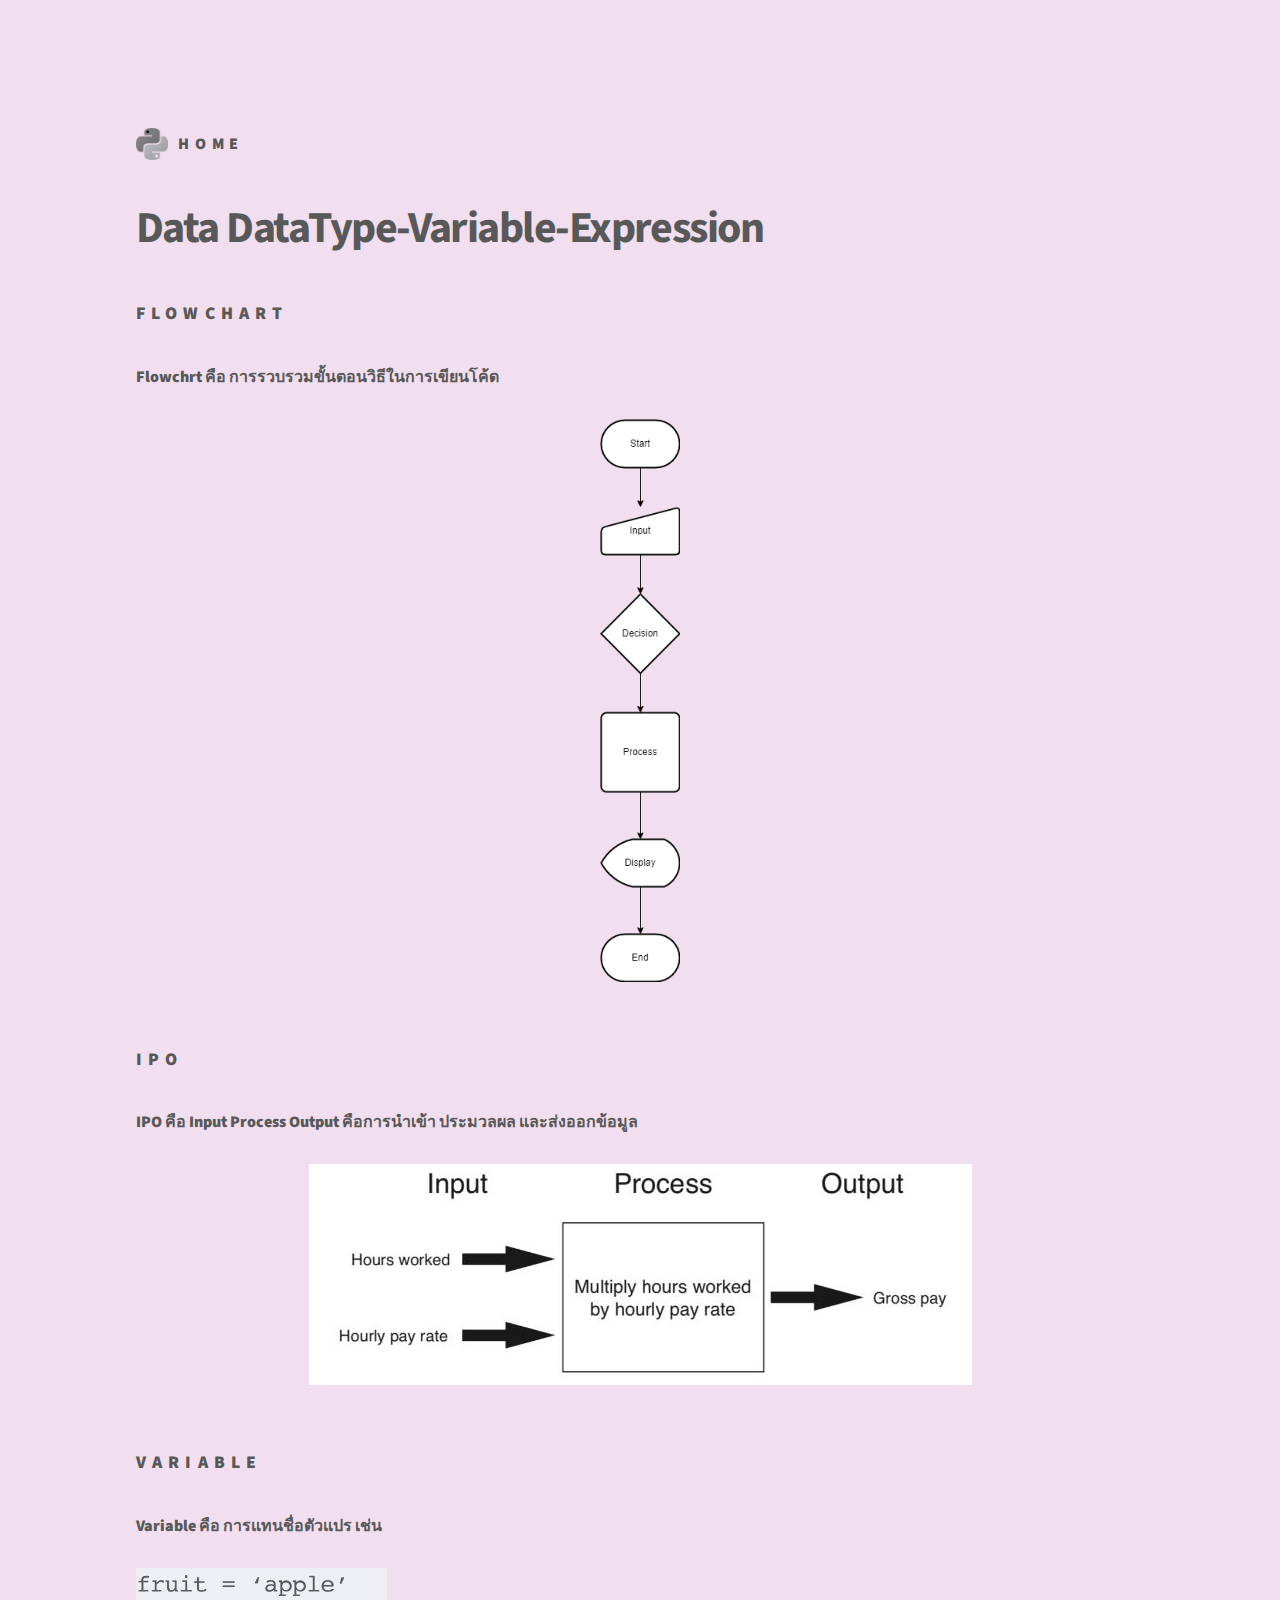
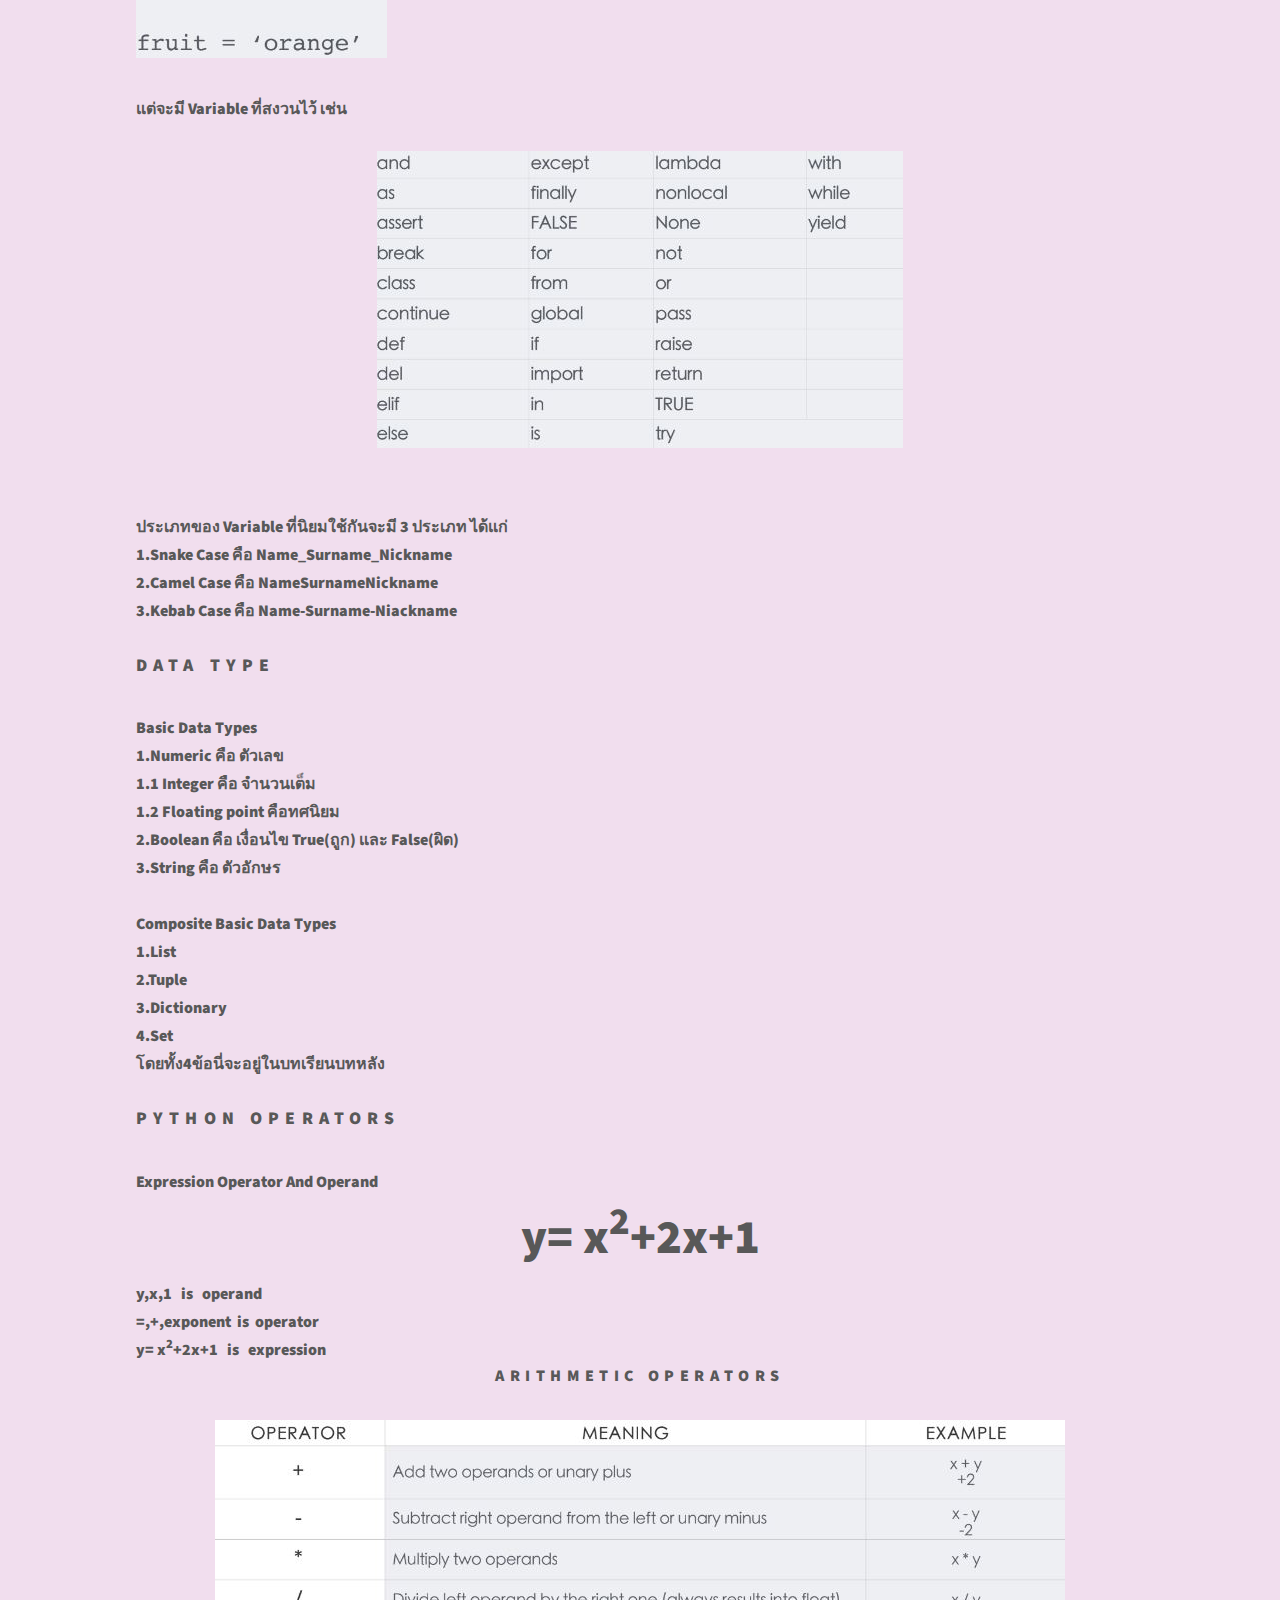
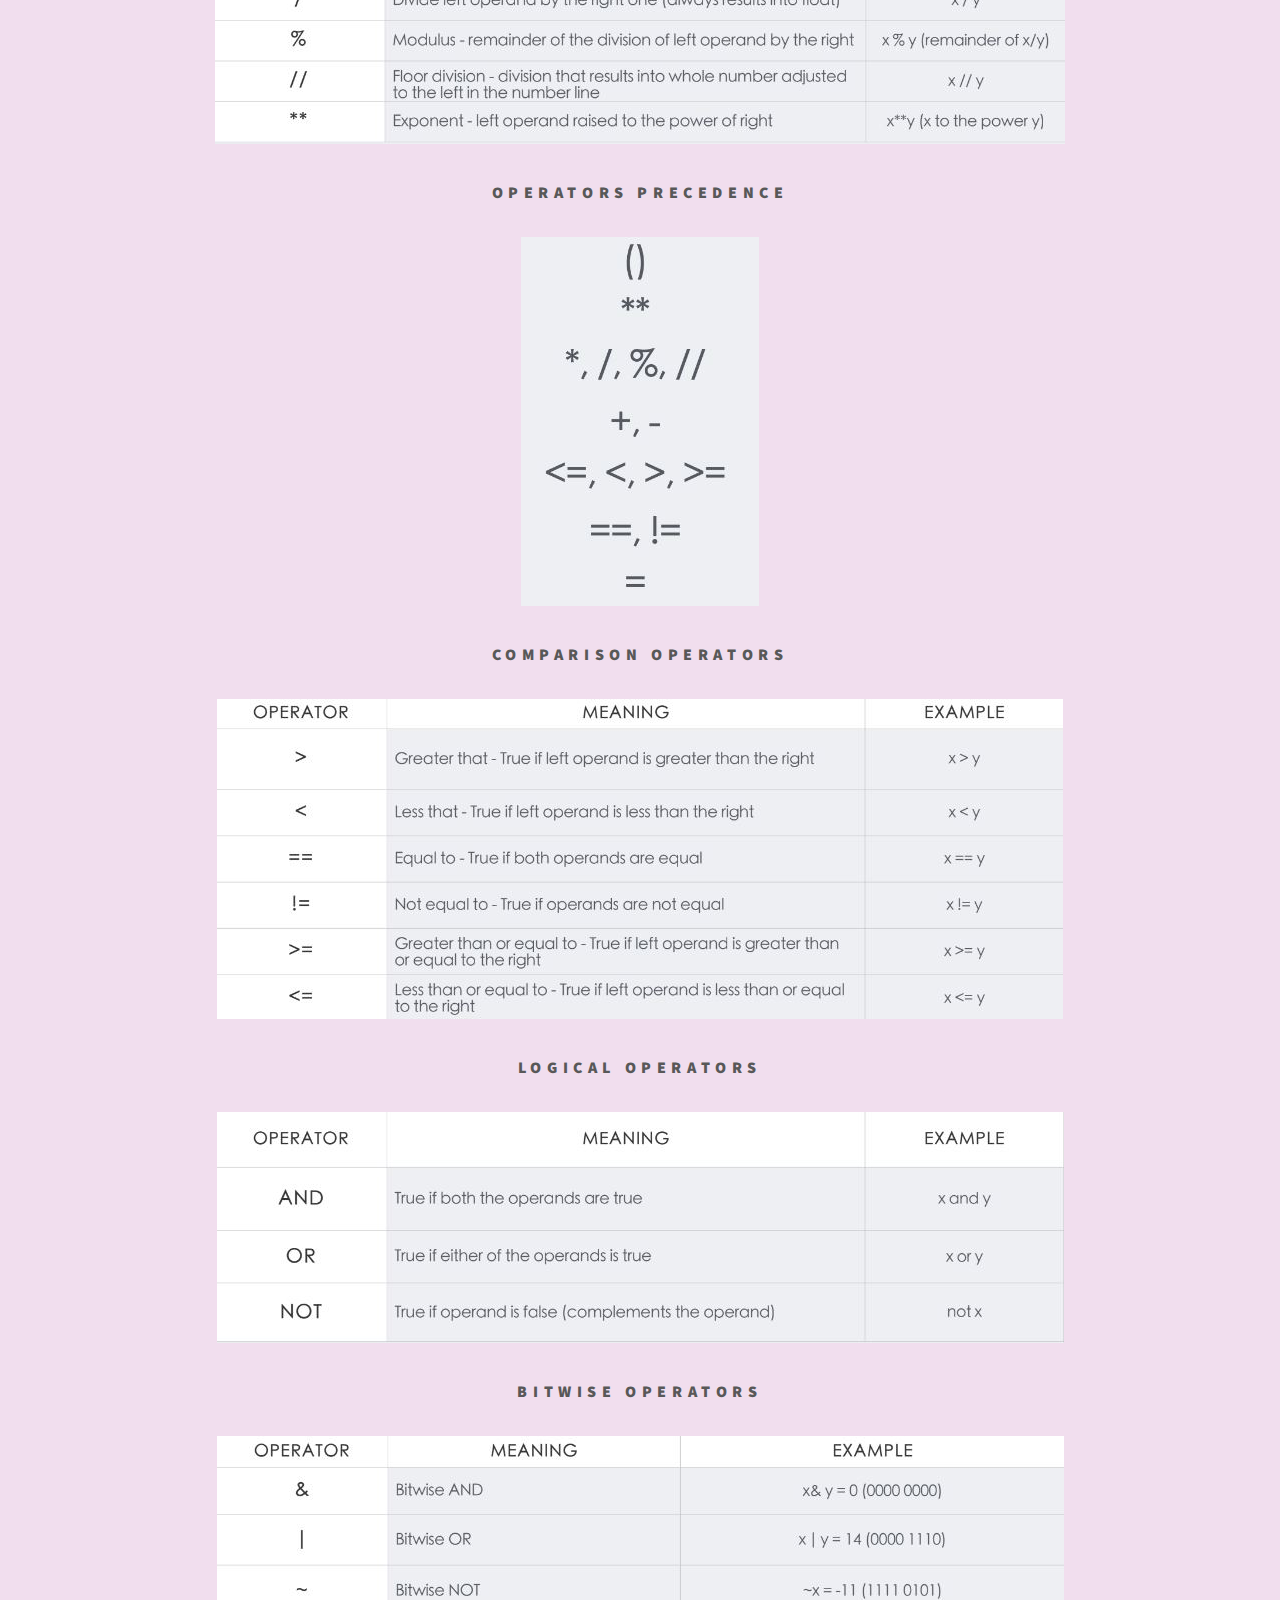
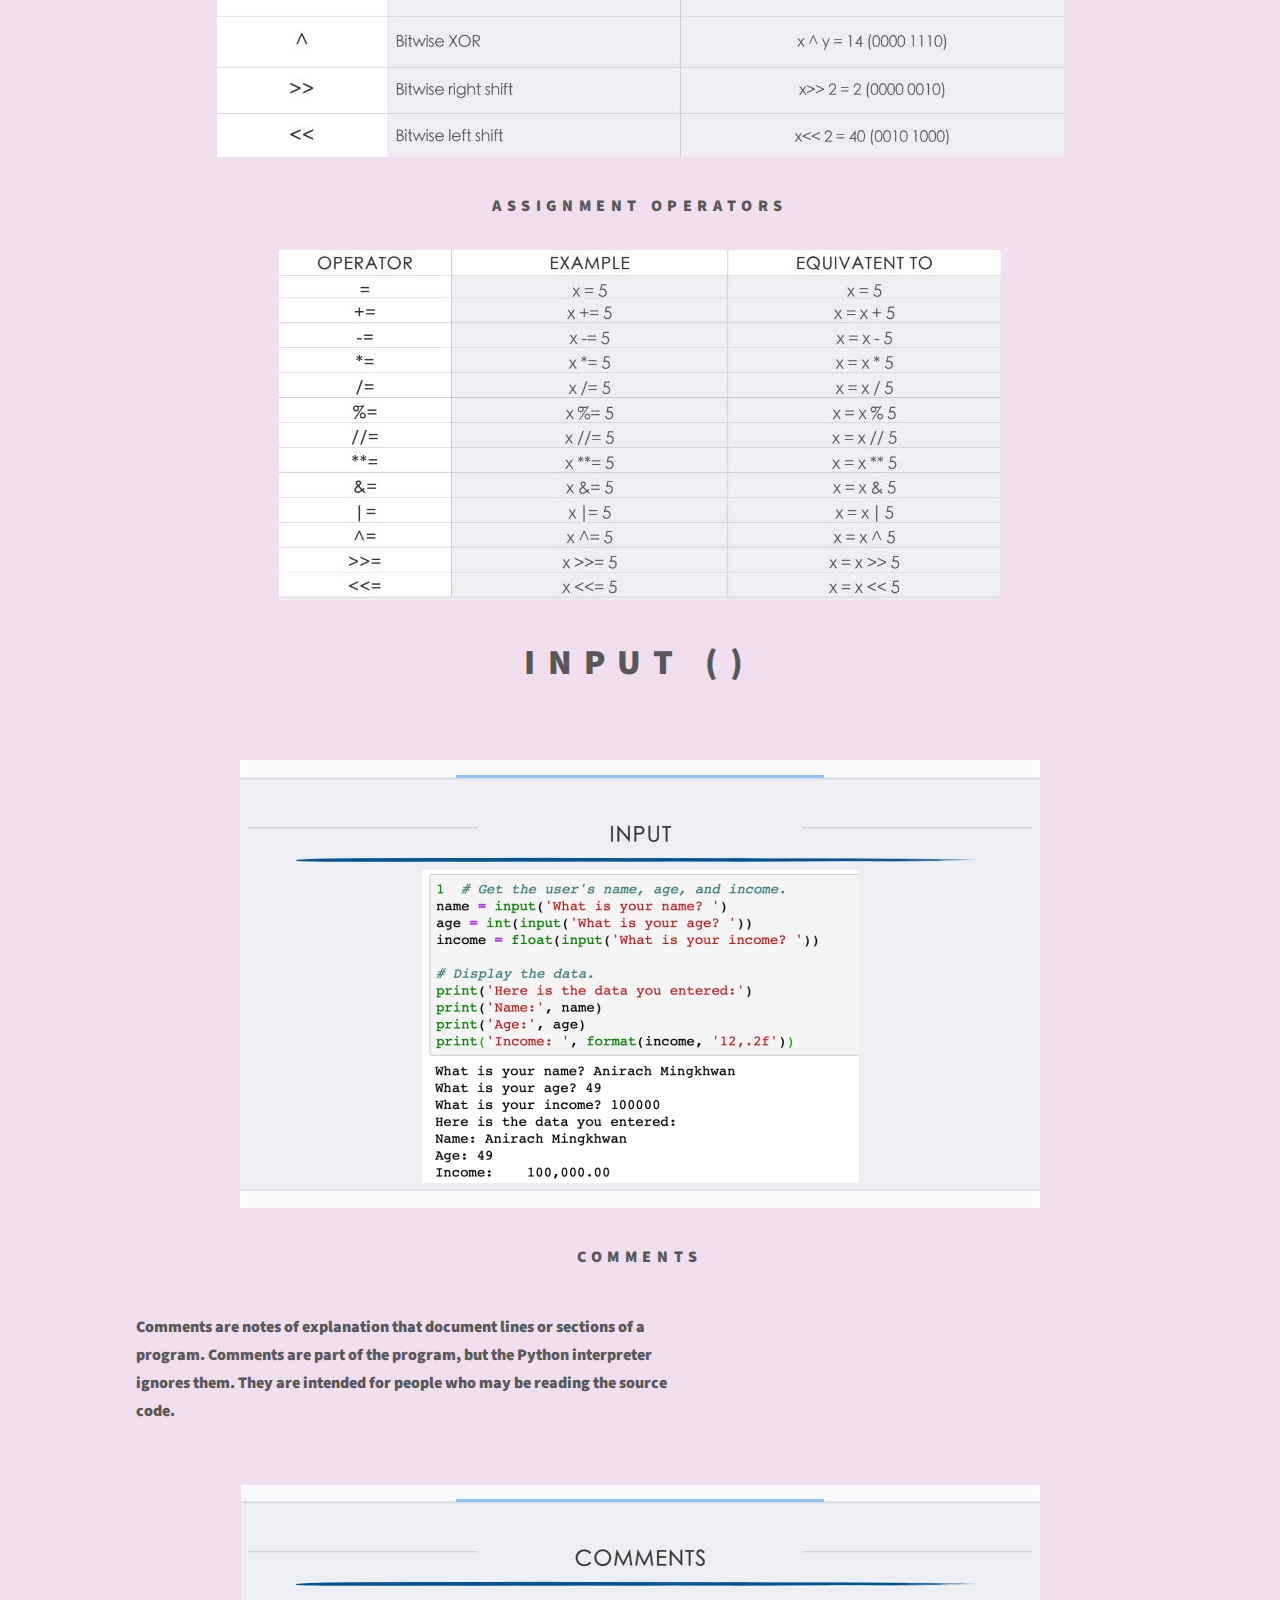
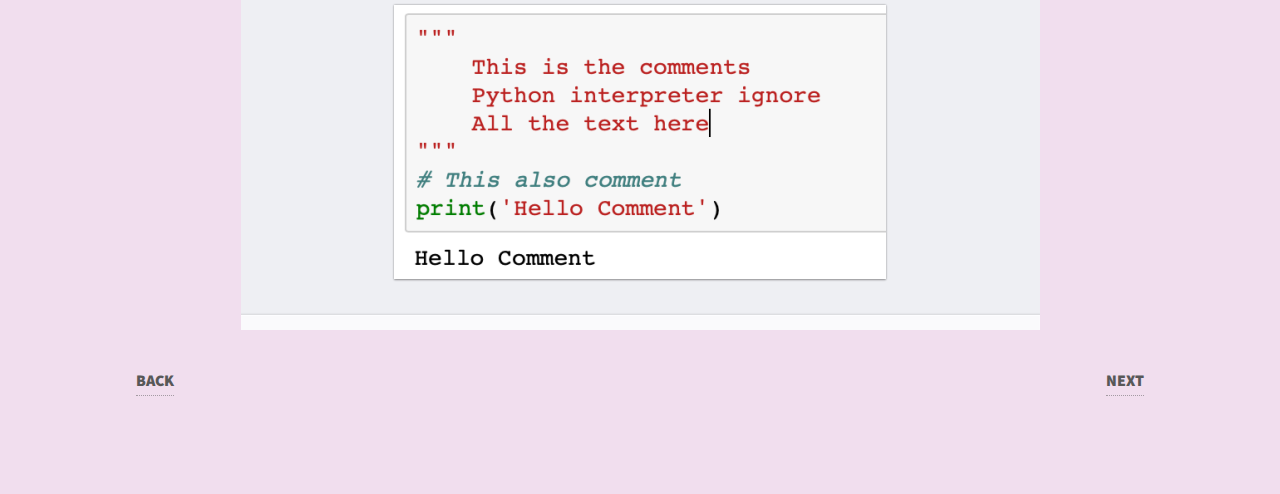
<file: L01.html>
<!DOCTYPE HTML>
<!--
	Phantom by HTML5 UP
	html5up.net | @ajlkn
	Free for personal and commercial use under the CCA 3.0 license (html5up.net/license)
-->
<html>
	<head>
		<title>Lecture 01 </title>
		<meta charset="utf-8" />
		<meta name="viewport" content="width=device-width, initial-scale=1, user-scalable=no" />
		<link rel="stylesheet" href="assets/css/main.css" />
		<noscript><link rel="stylesheet" href="assets/css/noscript.css" /></noscript>
		<link rel="stylesheet" href="assets/css/bg.css">
	</head>
	<body class="is-preload">
		<!-- Wrapper -->
			<div id="wrapper">

				<!-- Header -->
					<header id="header">
						<div class="inner">

							<!-- Logo -->
								<a href="index.html" class="logo">
									<span class="symbol"><img src="images/piVD4IFo.png" alt="" /></span><span class="title">Home</span>
								</a>

                                

				<!-- Main -->
					<div id="main">
						<div class="inner">
							<h1>Data DataType-Variable-Expression</h1>
							

							<!-- Text -->
								<section>
									
									
									
									<h2>Flowchart </h2>
									<b>Flowchrt คือ การรวบรวมขั้นตอนวิธีในการเขียนโค้ด <br><br>
                                        <center><img src="images/L01/Flowcahrt.png" alt="" width="8%">  </center> <br><br>
                                    <h2>IPO</h2>
                                    <b>IPO คือ Input Process Output คือการนำเข้า ประมวลผล และส่งออกข้อมูล</b> <br><br>
                                        <center><img src="images/L01/IPO.JPG" alt=""></center><br><br>
                                    <h2>Variable</h2>
                                    <b>Variable คือ การแทนชื่อตัวแปร เช่น</b> <br><br>
                                        <img src="images/L01/Variables.JPG" alt=""> <br><br>
                                    <b>แต่จะมี Variable ที่สงวนไว้ เช่น</b> <br><br>
                                        <center><img src="images/L01/reserved.JPG" alt=""></center> <br><br>
                                    <b>ประเภทของ Variable ที่นิยมใช้กันจะมี 3 ประเภท ได้แก่</b><br>
                                    1.Snake Case  คือ  Name_Surname_Nickname <br>
                                    2.Camel Case  คือ  NameSurnameNickname <br>
                                    3.Kebab Case  คือ  Name-Surname-Niackname <br><br>
                                    <h2>Data Type</h2>
                                    <b>Basic Data Types</b> <br>
                                        1.Numeric  คือ ตัวเลข<br> 
                                        1.1 Integer คือ จำนวนเต็ม<br>
                                        1.2 Floating point คือทศนิยม <br>
                                        2.Boolean คือ เงื่อนไข True(ถูก) และ False(ผิด) <br>
                                        3.String คือ ตัวอักษร <br><br>
                                    <b>Composite Basic Data Types</b> <br>
                                        1.List <br>
                                        2.Tuple <br>
                                        3.Dictionary <br>
                                        4.Set <br>
                                        โดยทั้ง4ข้อนี่จะอยู่ในบทเรียนบทหลัง <br><br>
                                    <h2>Python Operators</h2> 
                                        <b>Expression Operator And Operand</b> <br>
                                        <center><font size = 7><b>y= x<sup>2</sup>+2x+1</b></font></center>
                                        <b>y,x,1 &nbsp; is &nbsp; operand</b> <br>
                                        <b >=,+,exponent &nbsp;is &nbsp;operator</b> <br>
                                        <b>y= x<sup>2</sup>+2x+1    &nbsp; is &nbsp; expression</b> <br>
                                        <center><h3>Arithmetic Operators</h3></center>
                                        <center><img src="images/L01/operat.JPG" alt=""></center> <br>
                                        <center><h3>Operators Precedence</h3></center>
                                        <center><img src="images/L01/pre.JPG" alt=""></center> <br>
                                        <center><h3>Comparison Operators</h3></center>
                                        <center><img src="images/L01/com.JPG" alt=""></center> <br>
                                        <center><h3>Logical Operators</h3></center>
                                        <center><img src="images/L01/logical.JPG" alt=""></center> <br>
                                        <center><h3>Bitwise Operators</h3></center>
                                        <center><img src="images/L01/bitwise.JPG" alt=""></center> <br>
                                        <center><h3>Assignment Operators</h3></center>
                                        <center><img src="images/L01/assignment.JPG" alt=""></center> <br>
                                        <center><font size =6><h2>Input ()</h2></font></center>
                                        <center><img src="images/L01/INPUT.png" alt=""></center> <br>
                                        <center><h3>Comments</h3></center> <br>
                                        <p>Comments are notes of explanation that document lines or sections of a <br>
                                            program. Comments are part of the program, but the Python interpreter <br>
                                            ignores them. They are intended for people who may be reading the source <br>
                                            code.</p> <br>
                                        <center><img src="images/L01/comments.png" alt=""></center> <br>
                                        
										
                                    <!-- <a href="L00.html" ><input type="submit" value="BACK">
                                    <a href="L02.html" ><input type="submit" value="NEXT" >  -->
                                    <div style="display: flex;flex-direction: row;justify-content: space-between;">
                                        <a href="L00.html">BACK</a>
                                        <a href="L02.html">NEXT</a>
                                    </div>
                                
									
						

	</body>
</html>
</file>
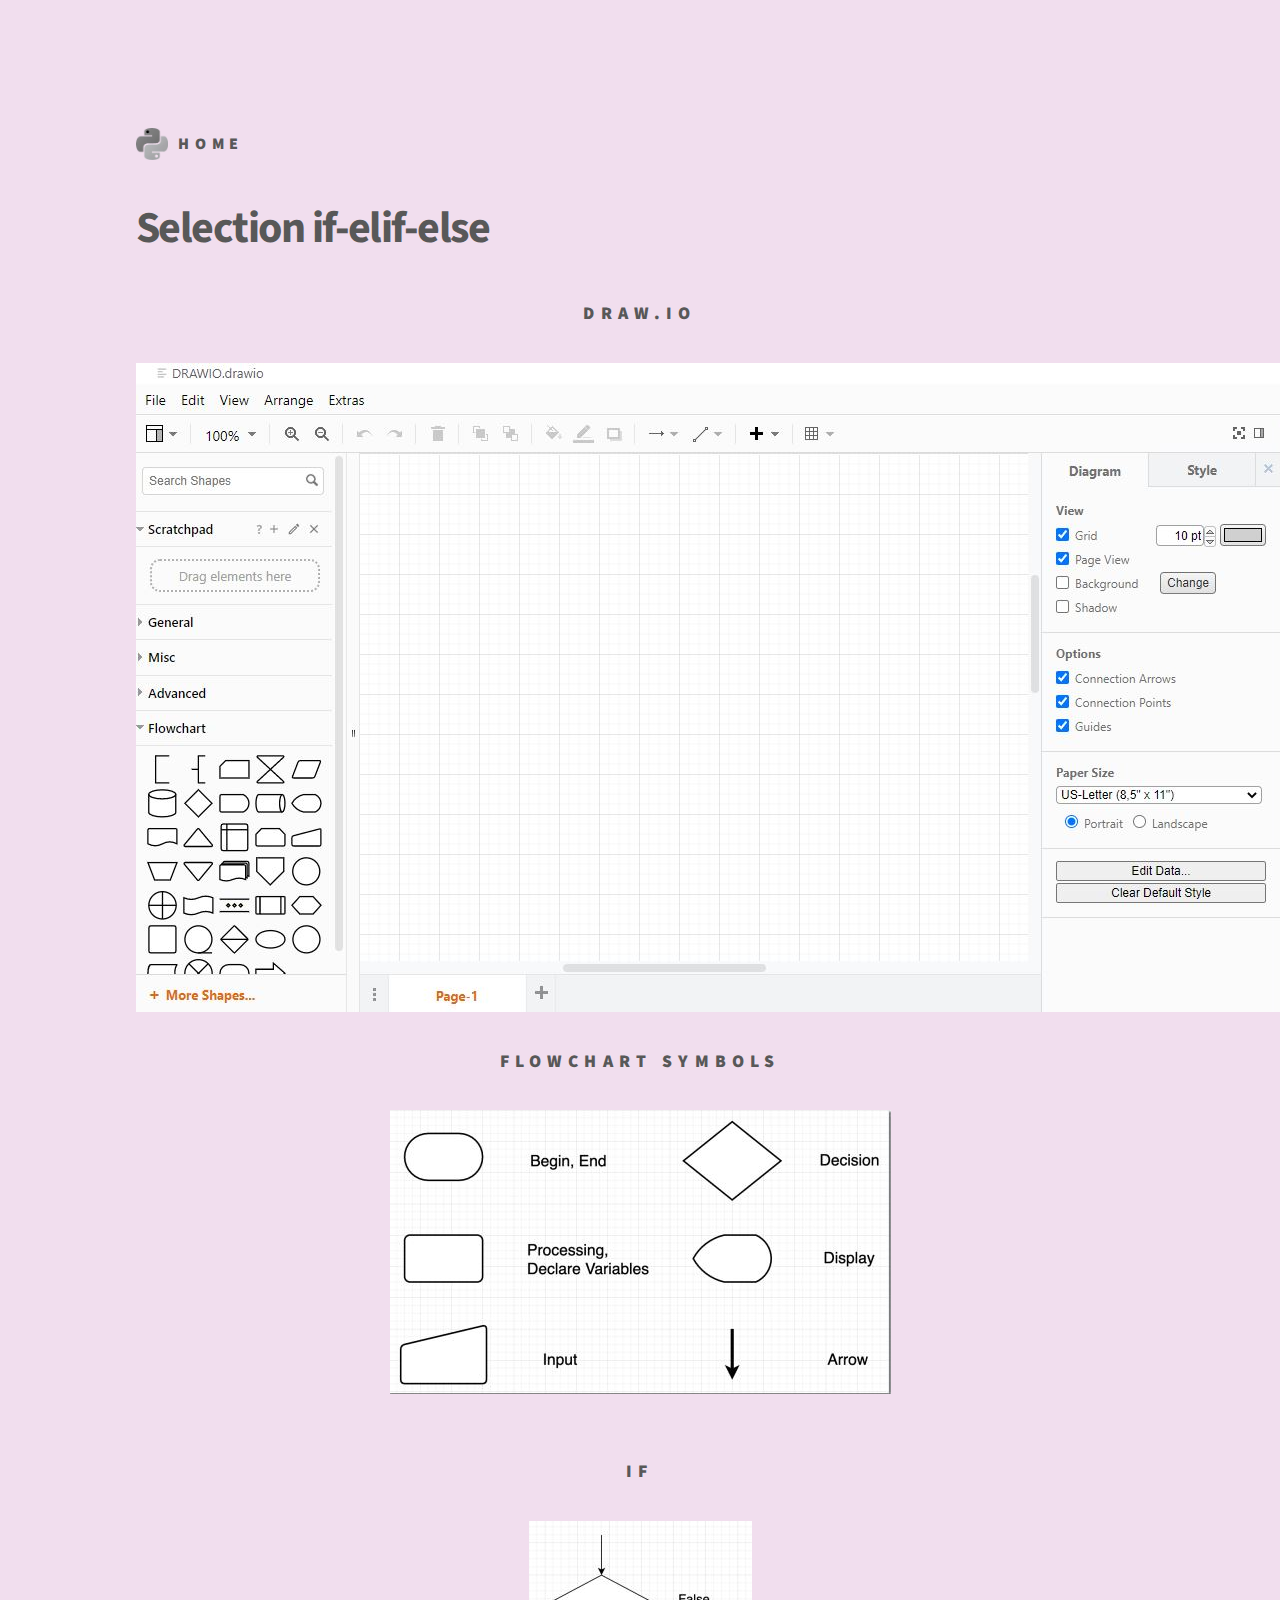
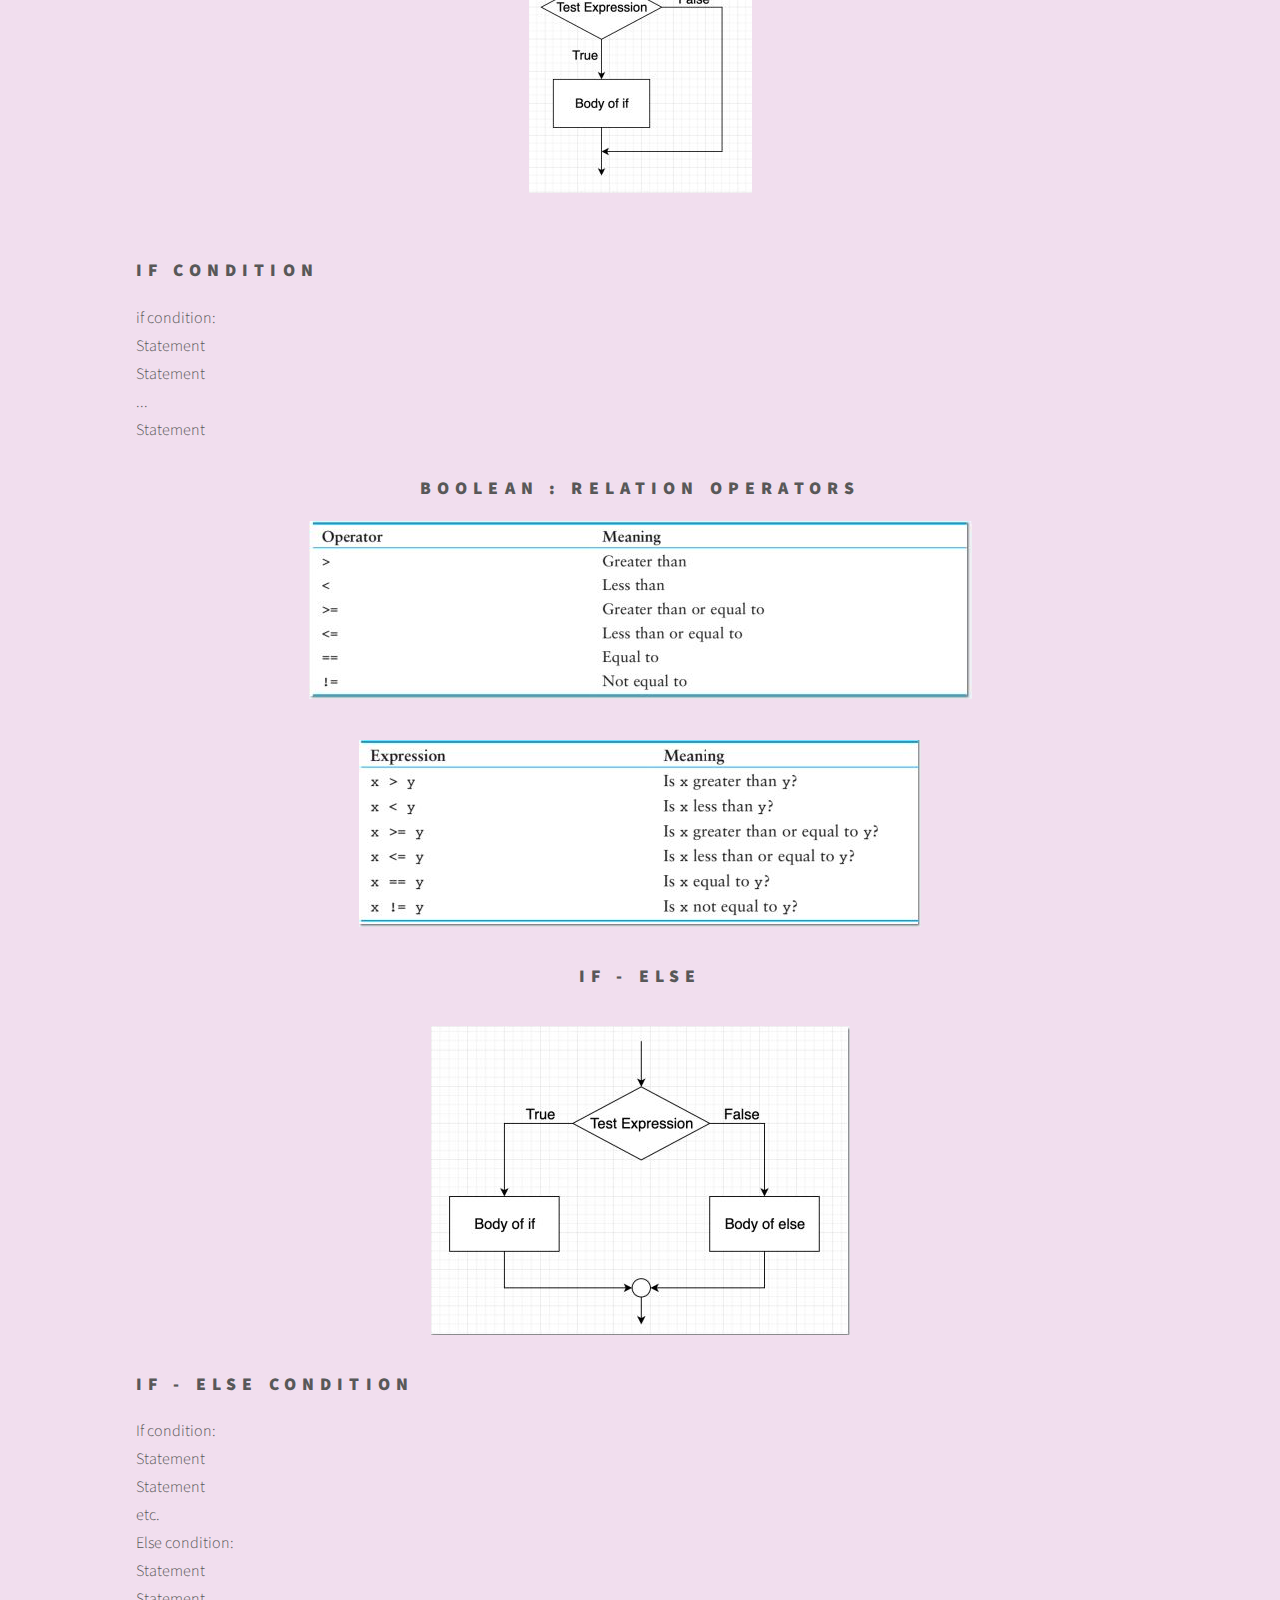
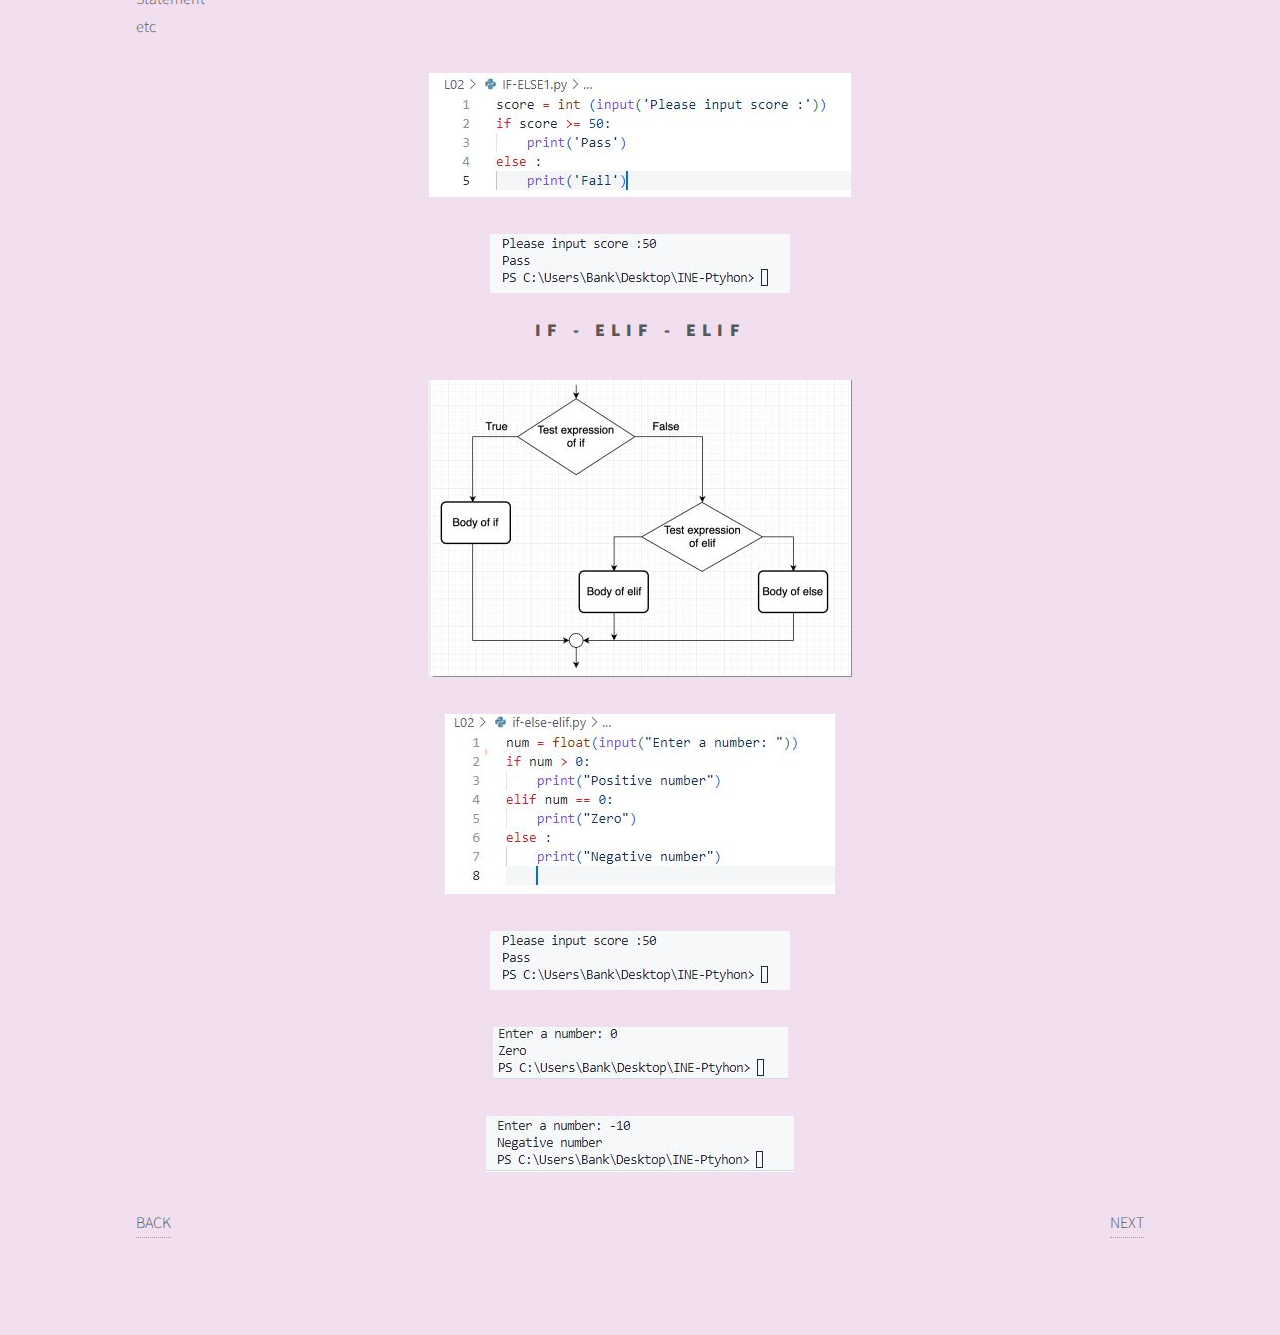
<file: L02.html>
<!DOCTYPE HTML>
<!--
	Phantom by HTML5 UP
	html5up.net | @ajlkn
	Free for personal and commercial use under the CCA 3.0 license (html5up.net/license)
-->
<html>
	<head>
		<title>Lecture 02 </title>
		<meta charset="utf-8" />
		<meta name="viewport" content="width=device-width, initial-scale=1, user-scalable=no" />
		<link rel="stylesheet" href="assets/css/main.css" />
		<noscript><link rel="stylesheet" href="assets/css/noscript.css" /></noscript>
		<link rel="stylesheet" href="assets/css/bg.css">
	</head>
	<body class="is-preload">
		<!-- Wrapper -->
			<div id="wrapper">

				<!-- Header -->
					<header id="header">
						<div class="inner">

							<!-- Logo -->
								<a href="index.html" class="logo">
									<span class="symbol"><img src="images/piVD4IFo.png" alt="" /></span><span class="title">Home</span>
								</a>

					

				<!-- Main -->
					<div id="main">
						<div class="inner">
							<h1>Selection if-elif-else</h1>
							
							<center><h2>DRAW.IO</h2></center>
							<img src="images/L02/drawio.JPG" alt=""><br><br>
							<center><h2>Flowchart Symbols</h2></center>
							<center><img src="images/L02/symbols.JPG" alt=""></center> <br><br>
							<center><h2>IF</h2></center>
							<center><img src="images/L02/if.JPG" alt=""></center><br><br>
							<h2>If condition</h2> 
							<p>if condition: <br>
								Statement <br>
								Statement <br>
								... <br>
								Statement </p>
							<center><h2>Boolean : Relation Operators</h2></center>
							<center><p><img src="images/L02/boolean.JPG" alt=""></p></center>
							<center><img src="images/L02/booleans.JPG" alt=""></center><br>
							<center><h2>IF - ELSE</h2></center>
							<center><img src="images/L02/if-else.JPG" alt=""></center> <br>
							<h2>If - Else condition</h2>
							<p>If condition: <br>
								Statement <br>
								Statement <br>
								etc. <br>
								Else condition: <br>
								Statement <br>
								Statement <br>
								etc <br>
								<center><img src="images/L02/if else1.JPG" alt=""></center> <br>
								<center><img src="images/L02/outinput.JPG" alt=""></center>
							</p> 
							<center><h2>IF - ELIF - ELIF</h2></center>
							<center><img src="images/L02/flowif elif eise.JPG" alt=""></center><br>
							<center><img src="images/L02/if else elif code.JPG" alt=""></center> <br>
							<center><img src="images/L02/outinput.JPG" alt=""></center> <br>
							<center><img src="images/L02/runcode2.JPG" alt=""></center> <br>
							<center><img src="images/L02/runcode3.JPG" alt=""></center> <br>
							<div style="display: flex;flex-direction: row;justify-content: space-between;">
								<a href="L01.html">BACK</a>
								<a href="L03.html">NEXT</a>
							</div>

							
							<!-- Text -->
								<section>
									
									
							
									
									
						

	</body>
</html>
</file>
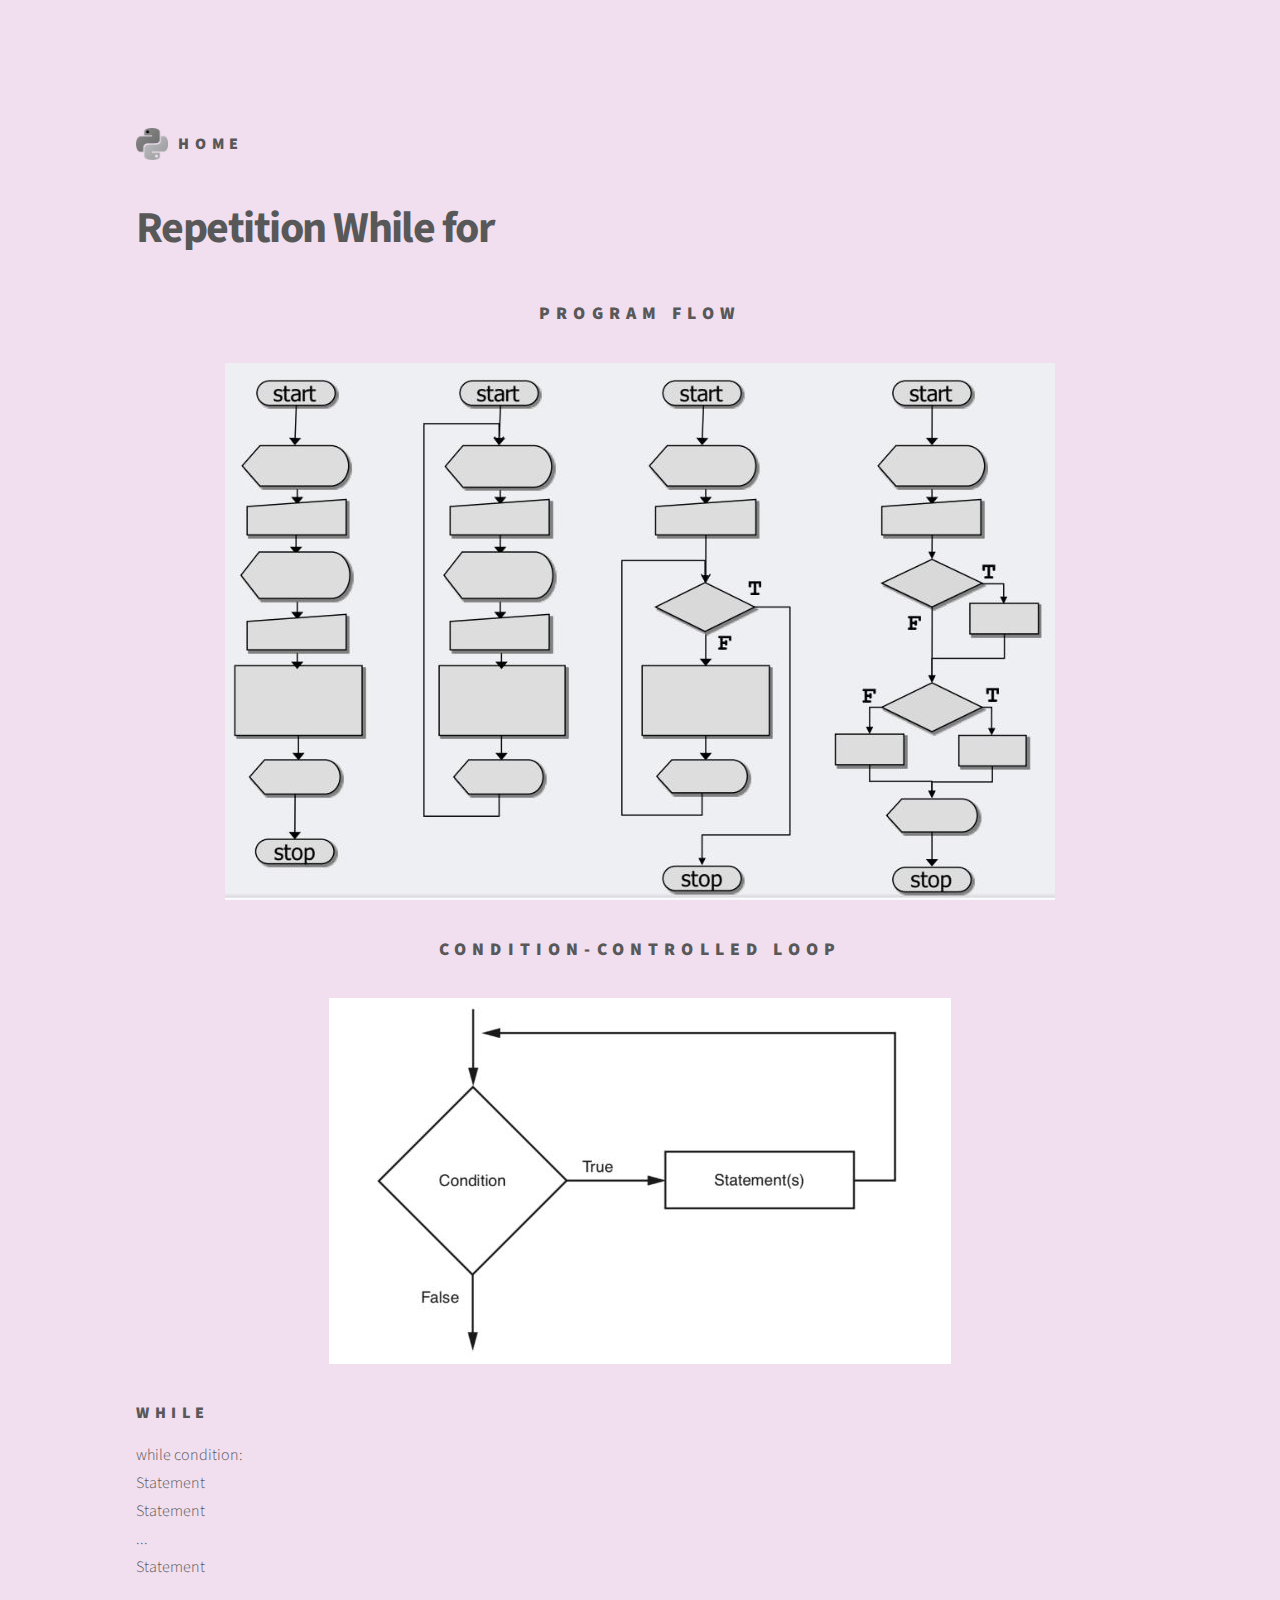
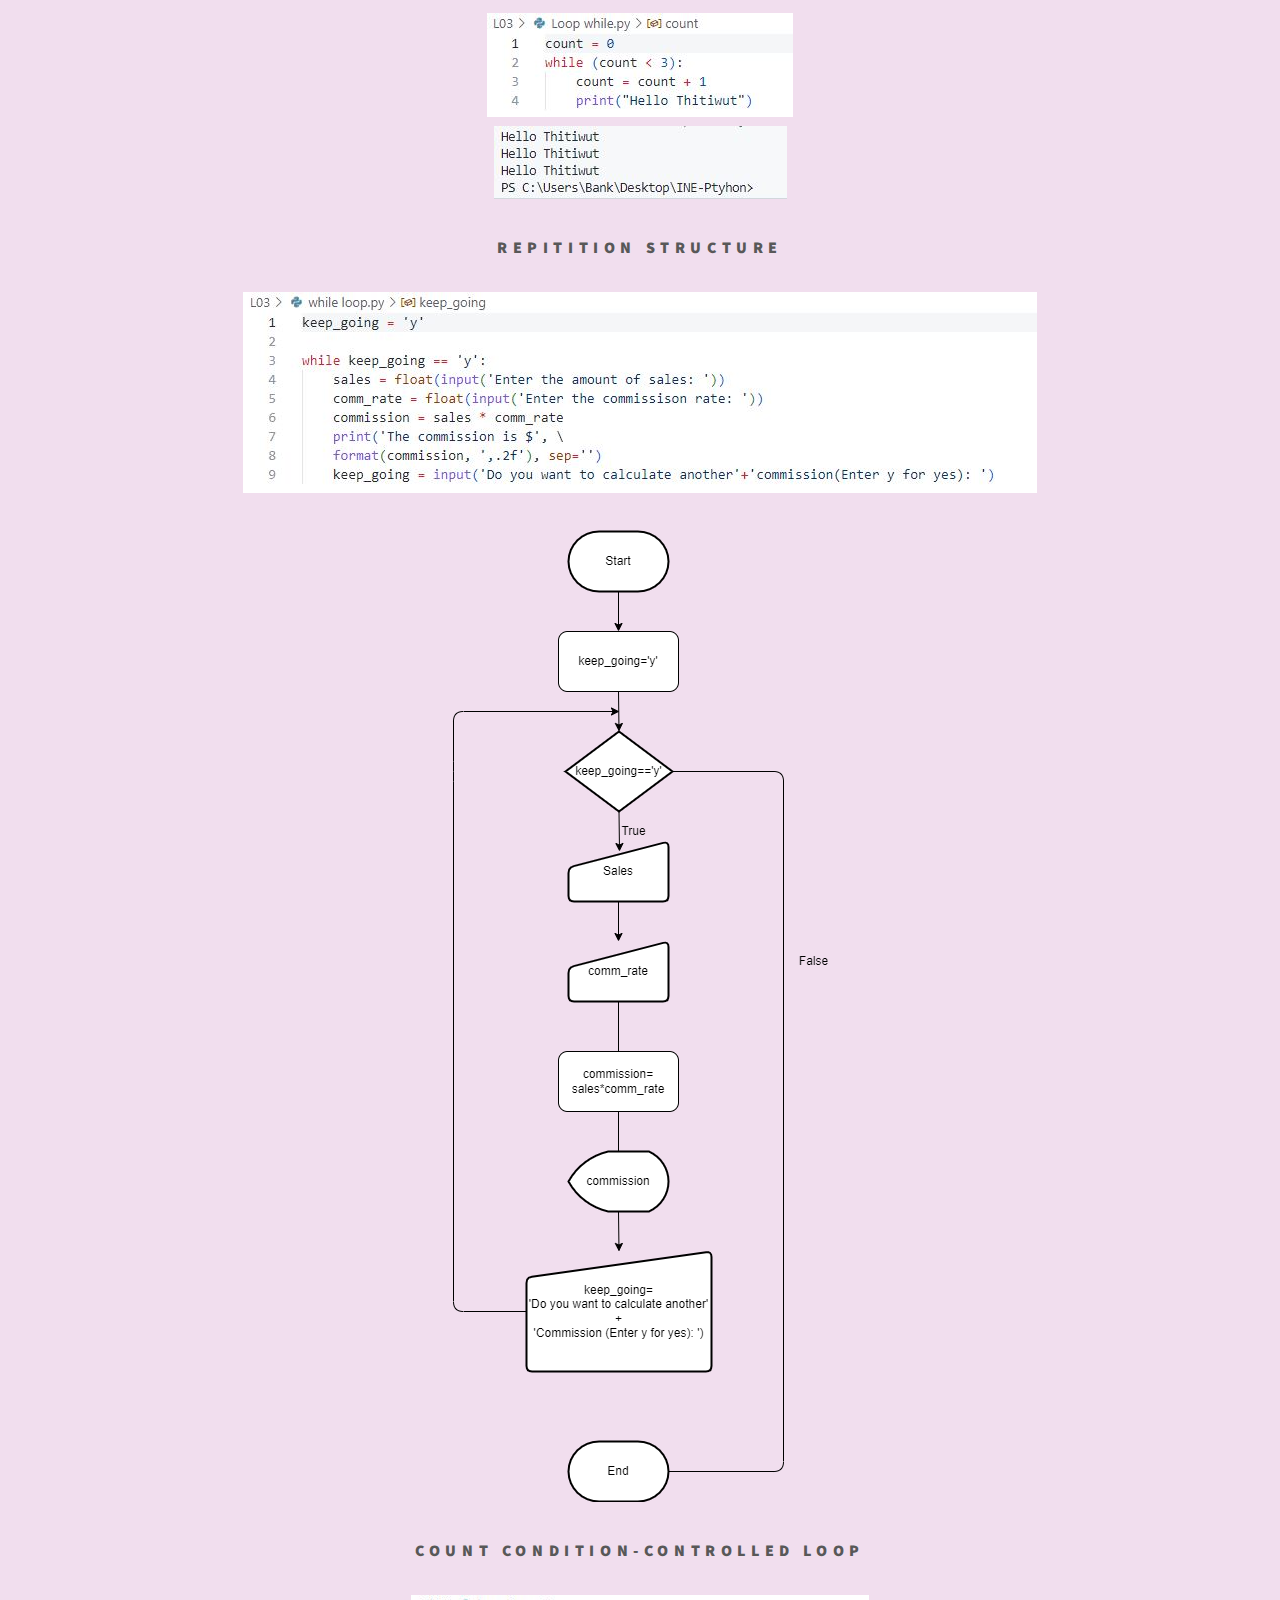
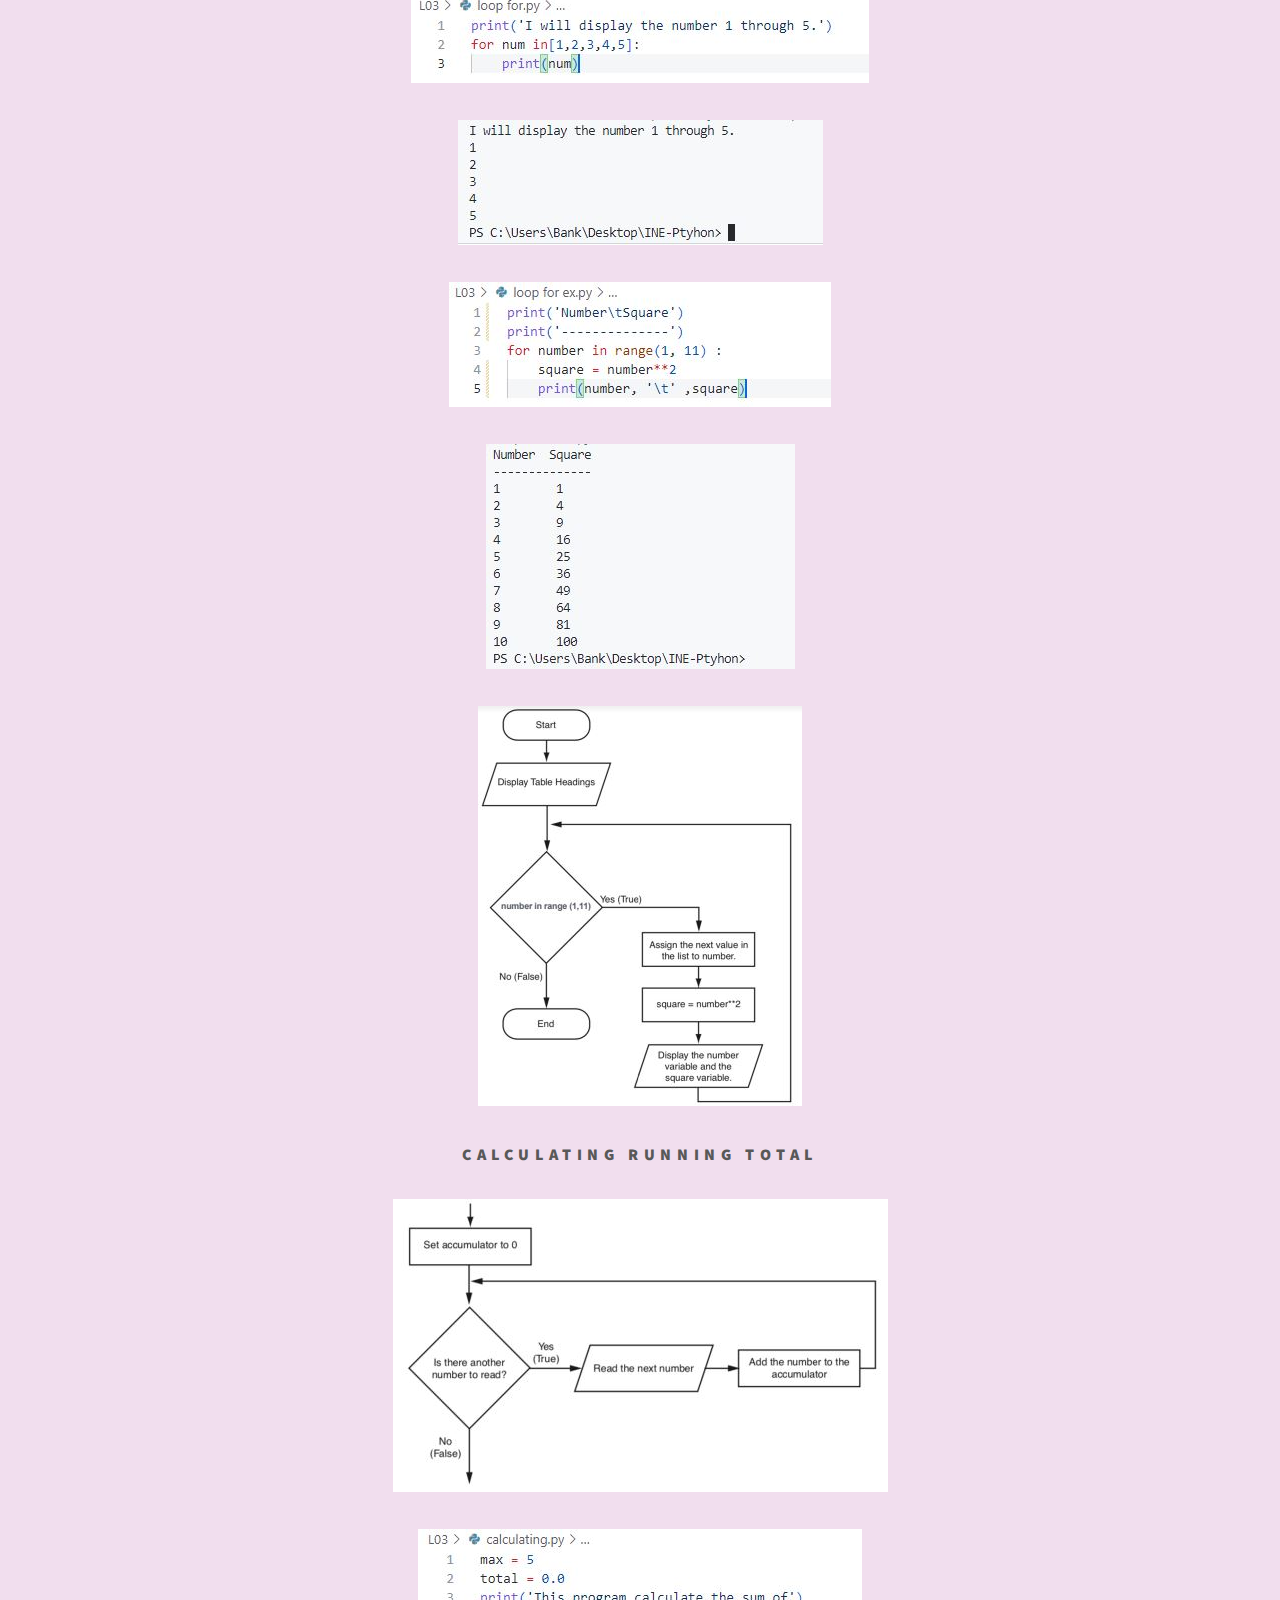
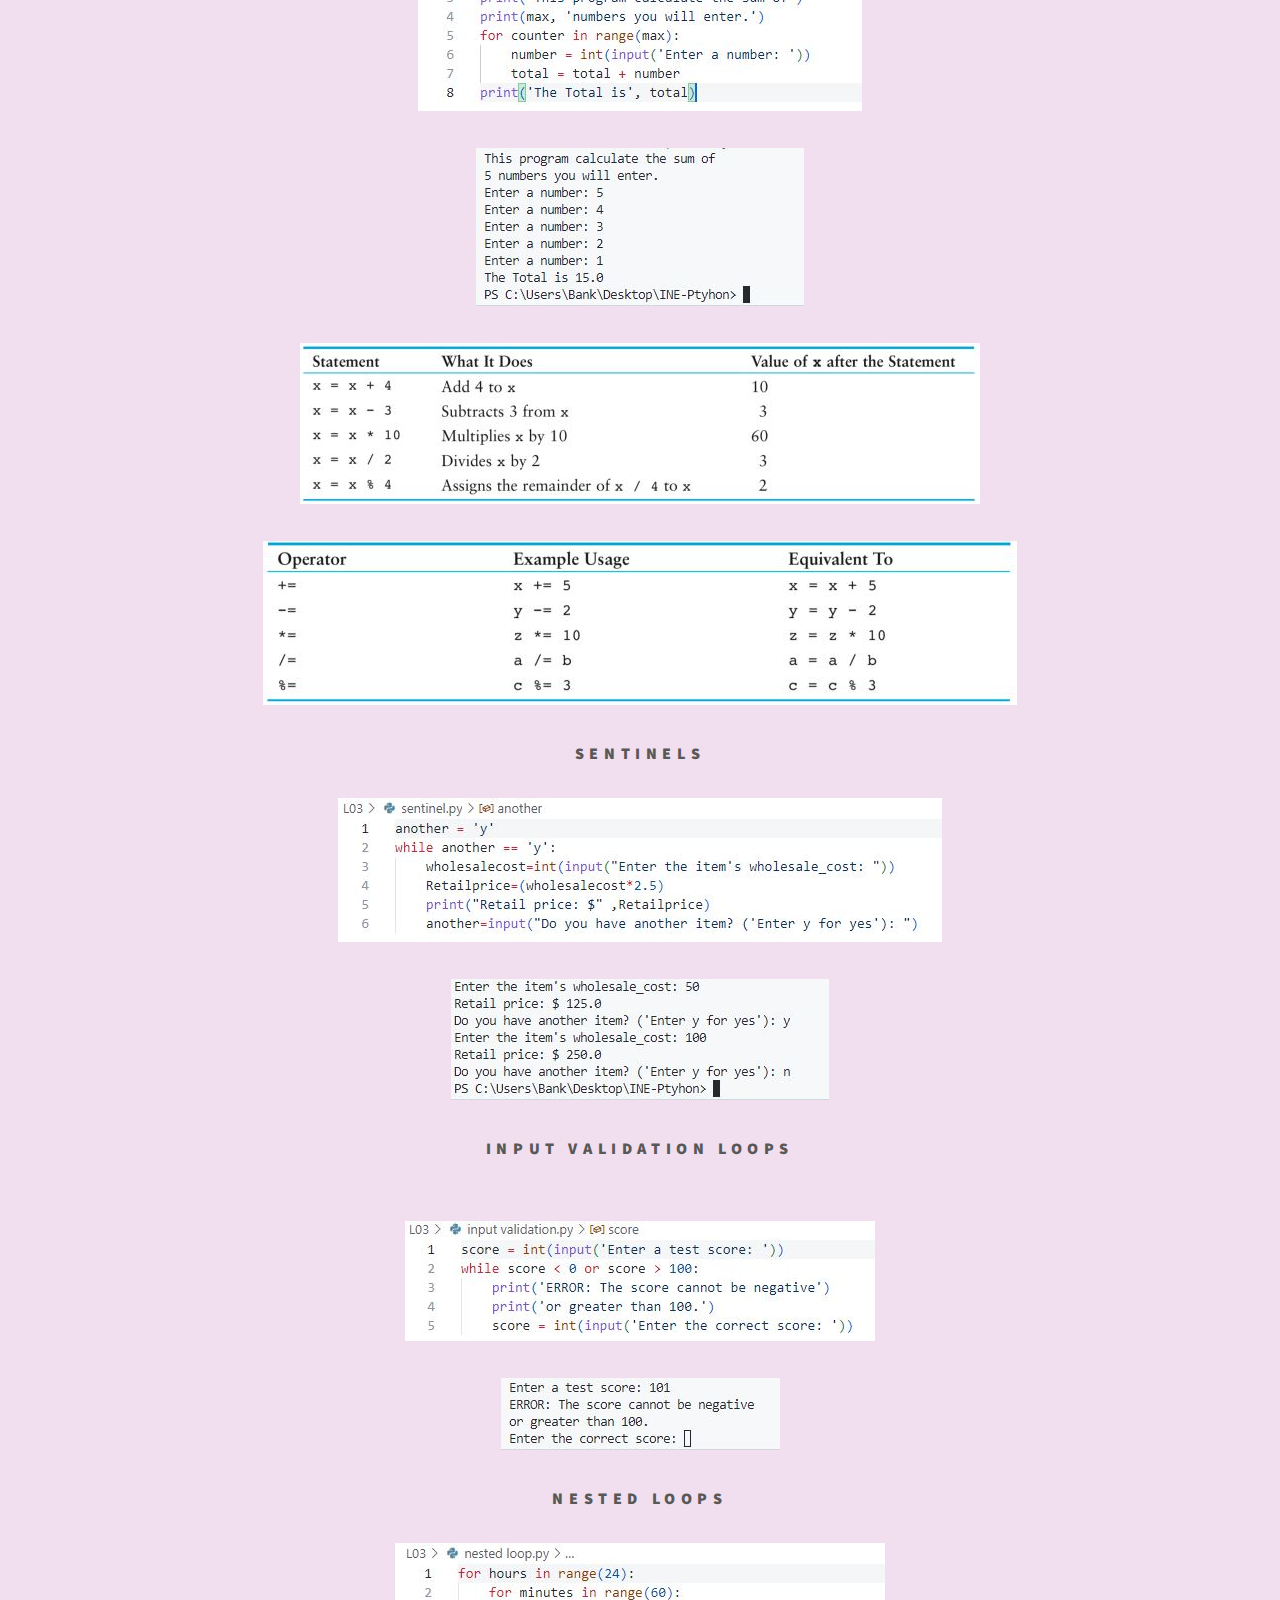
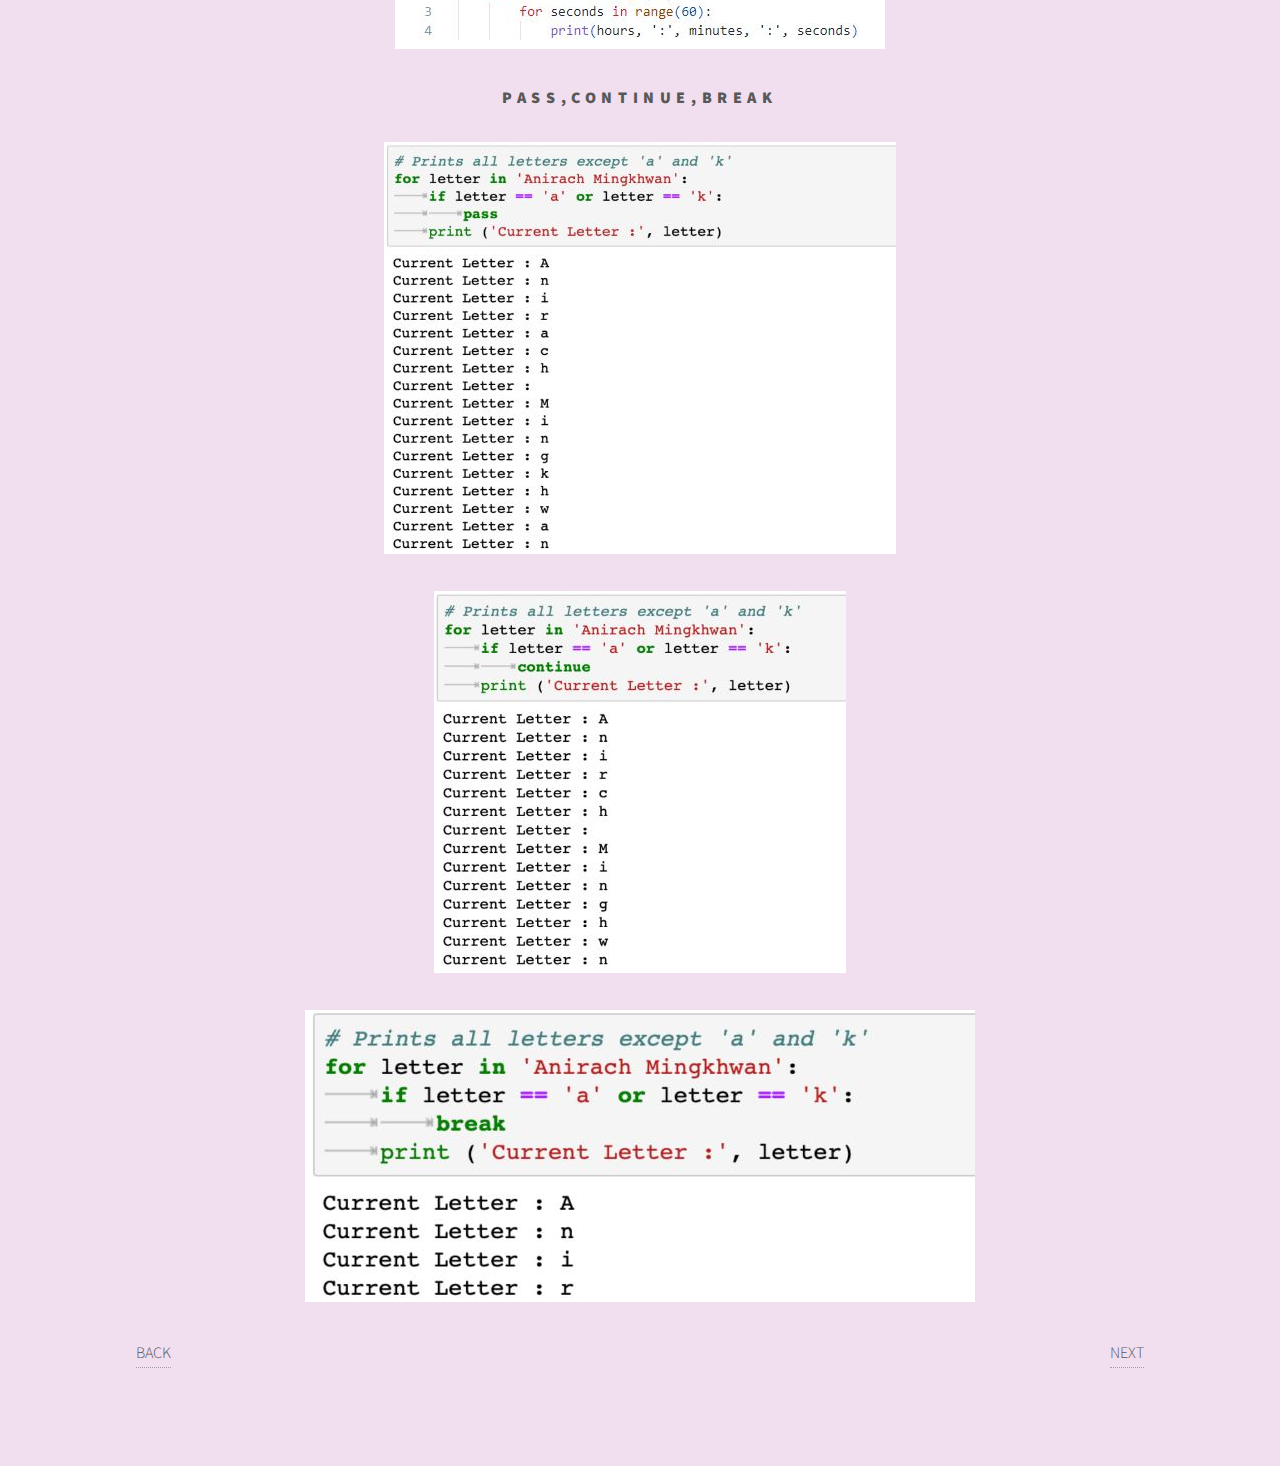
<file: L03.html>
<!DOCTYPE HTML>
<!--
	Phantom by HTML5 UP
	html5up.net | @ajlkn
	Free for personal and commercial use under the CCA 3.0 license (html5up.net/license)
-->
<html>
	<head>
		<title>Lecture 03 </title>
		<meta charset="utf-8" />
		<meta name="viewport" content="width=device-width, initial-scale=1, user-scalable=no" />
		<link rel="stylesheet" href="assets/css/main.css" />
		<noscript><link rel="stylesheet" href="assets/css/noscript.css" /></noscript>
		<link rel="stylesheet" href="assets/css/bg.css">
	</head>
	<body class="is-preload">
		<!-- Wrapper -->
			<div id="wrapper">

				<!-- Header -->
					<header id="header">
						<div class="inner">

							<!-- Logo -->
								<a href="index.html" class="logo">
									<span class="symbol"><img src="images/piVD4IFo.png" alt="" /></span><span class="title">Home</span>
								</a>

							
				<!-- Main -->
					<div id="main">
						<div class="inner">
							<h1>Repetition While for</h1>
							
							<center><h2>Program Flow</h2></center>
                            <center><img src="images/L03/flow.JPG" alt=""></center><br>
                            <center><h2>Condition-Controlled Loop</h2></center>
                            <center><img src="images/L03/flowwhile.JPG" alt=""></center><br>
                            <h3>While</h3>
                            <p>while condition: <br>
                                Statement <br>
                                Statement <br>
                                ... <br>
                                Statement <br></p>
                            <center><img src="images/L03/while_loop1.JPG" alt=""></center> 
                            <center><img src="images/L03/print_while_loop1.JPG" alt=""></center> <br>
                            <center><h3>Repitition structure</h3></center>
                            <center><img src="images/L03/while_loop2.JPG" alt=""></center> <br>
                            <center><img src="images/L03/while loop.png" alt=""></center> <br>
                            <center><h3>count Condition-Controlled Loop</h3></center>
                            <center><img src="images/L03/count loop.JPG" alt=""></center> <br>
                            <center><img src="images/L03/printcount.JPG" alt=""></center> <br>
							<center><img src="images/L03/loopfor1.JPG" alt=""></center> <br>
							<center><img src="images/L03/printloopfor1.JPG" alt=""></center> <br>
							<center><img src="images/L03/flowloopfor1.JPG" alt=""></center> <br>
							<center><h3>Calculating Running Total</h3></center> 
							<center><img src="images/L03/run.JPG" alt=""></center> <br>
							<center><img src="images/L03/run1.JPG" alt=""></center> <br>
							<center><img src="images/L03/runrun.JPG" alt=""></center> <br>
							<center><img src="images/L03/run2.JPG" alt=""></center> <br>
							<center><img src="images/L03/run3.JPG" alt=""></center> <br>
							<center><h3>Sentinels</h3></center> 
							<center><img src="images/L03/sentinels.JPG" alt=""></center> <br>
							<center><img src="images/L03/printsentinels.JPG" alt=""></center> <br>
							<center><h3>Input Validation Loops</h3></center> <br>
							<center><img src="images/L03/valida.JPG" alt=""></center> <br>
							<center><img src="images/L03/printvalida.JPG" alt=""></center> <br>
							<center><h3>Nested Loops</h3></center> 
							<center><img src="images/L03/24hr.JPG" alt=""></center> <br>
							<center><h3>Pass,Continue,Break</h3></center>
							<center><img src="images/L03/pass.JPG" alt=""></center> <br>
							<center><img src="images/L03/continue.JPG" alt=""></center> <br>
							<center><img src="images/L03/break.JPG" alt=""></center> <br>
							<div style="display: flex;flex-direction: row;justify-content: space-between;">
								<a href="L01.html">BACK</a>
								<a href="L04.html">NEXT</a>
							</div>

							
							
							
									
									
							
									
									
						

	</body>
</html>
</file>
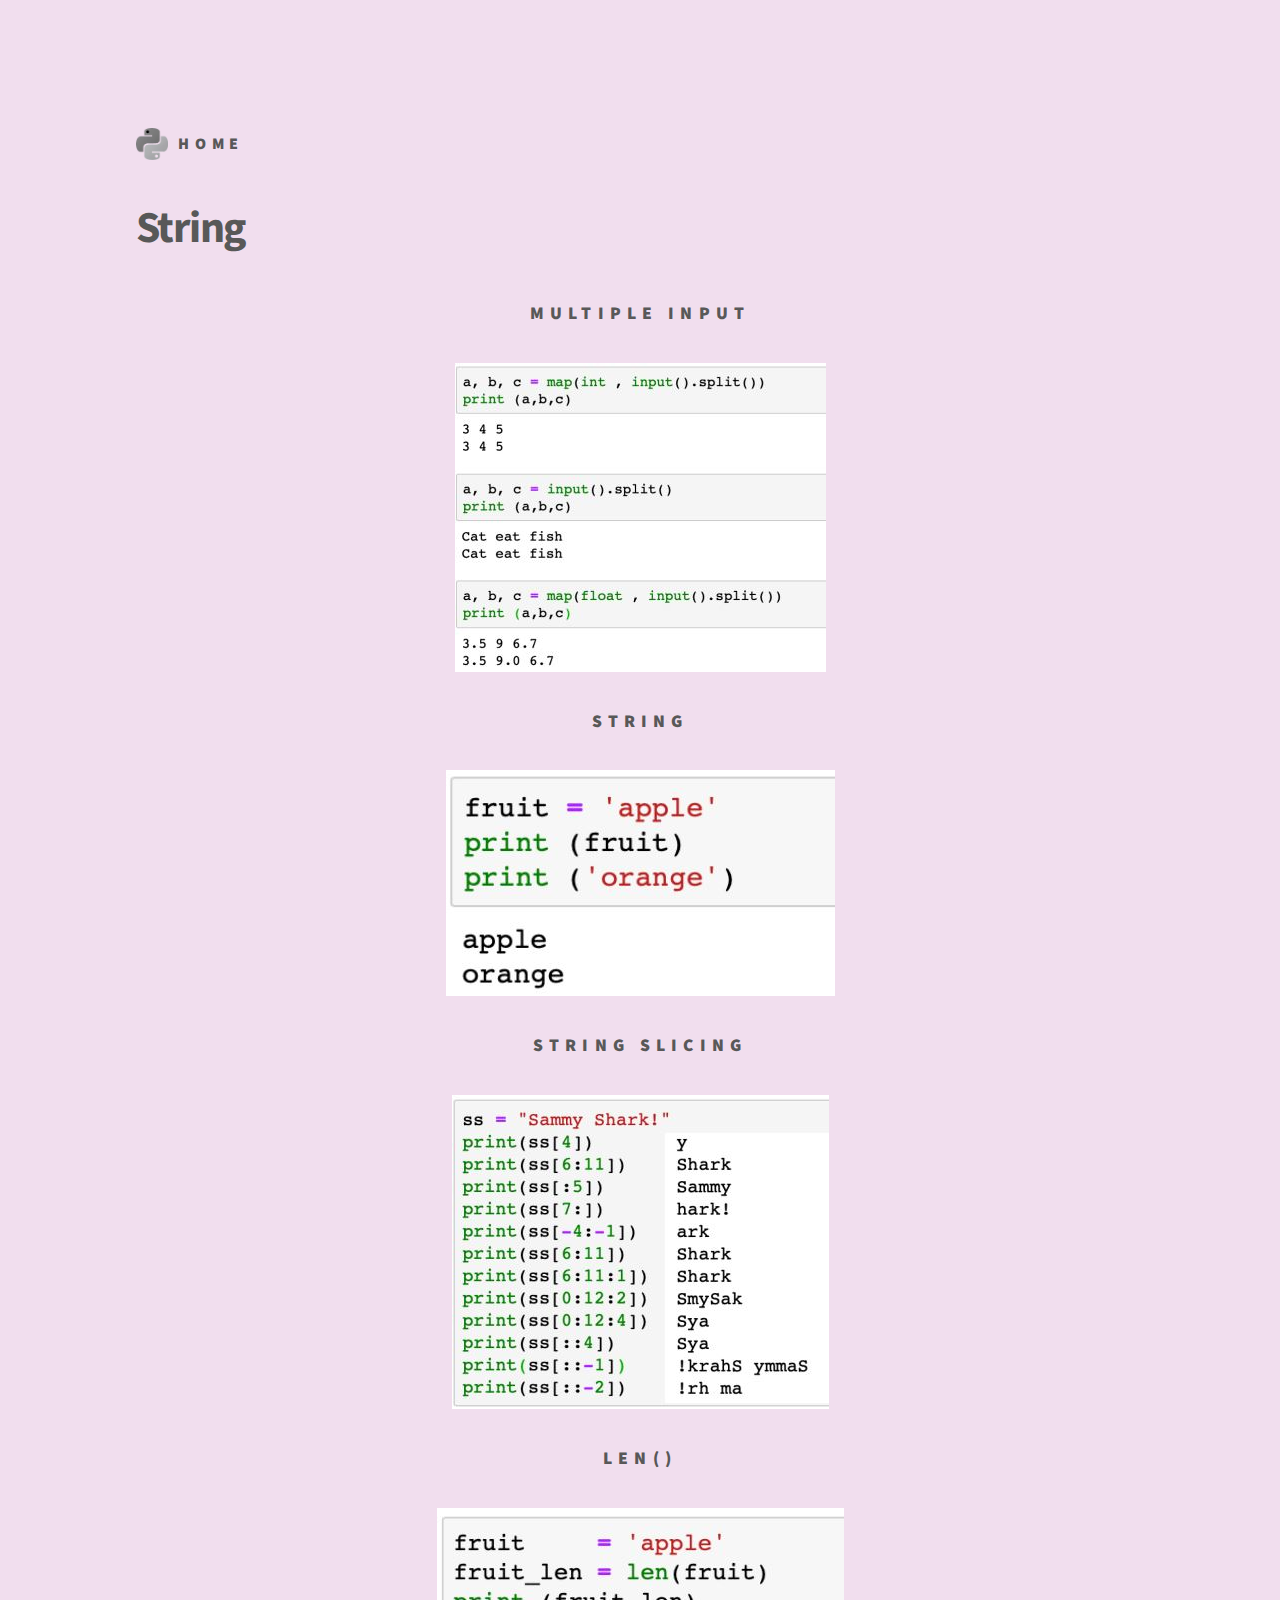
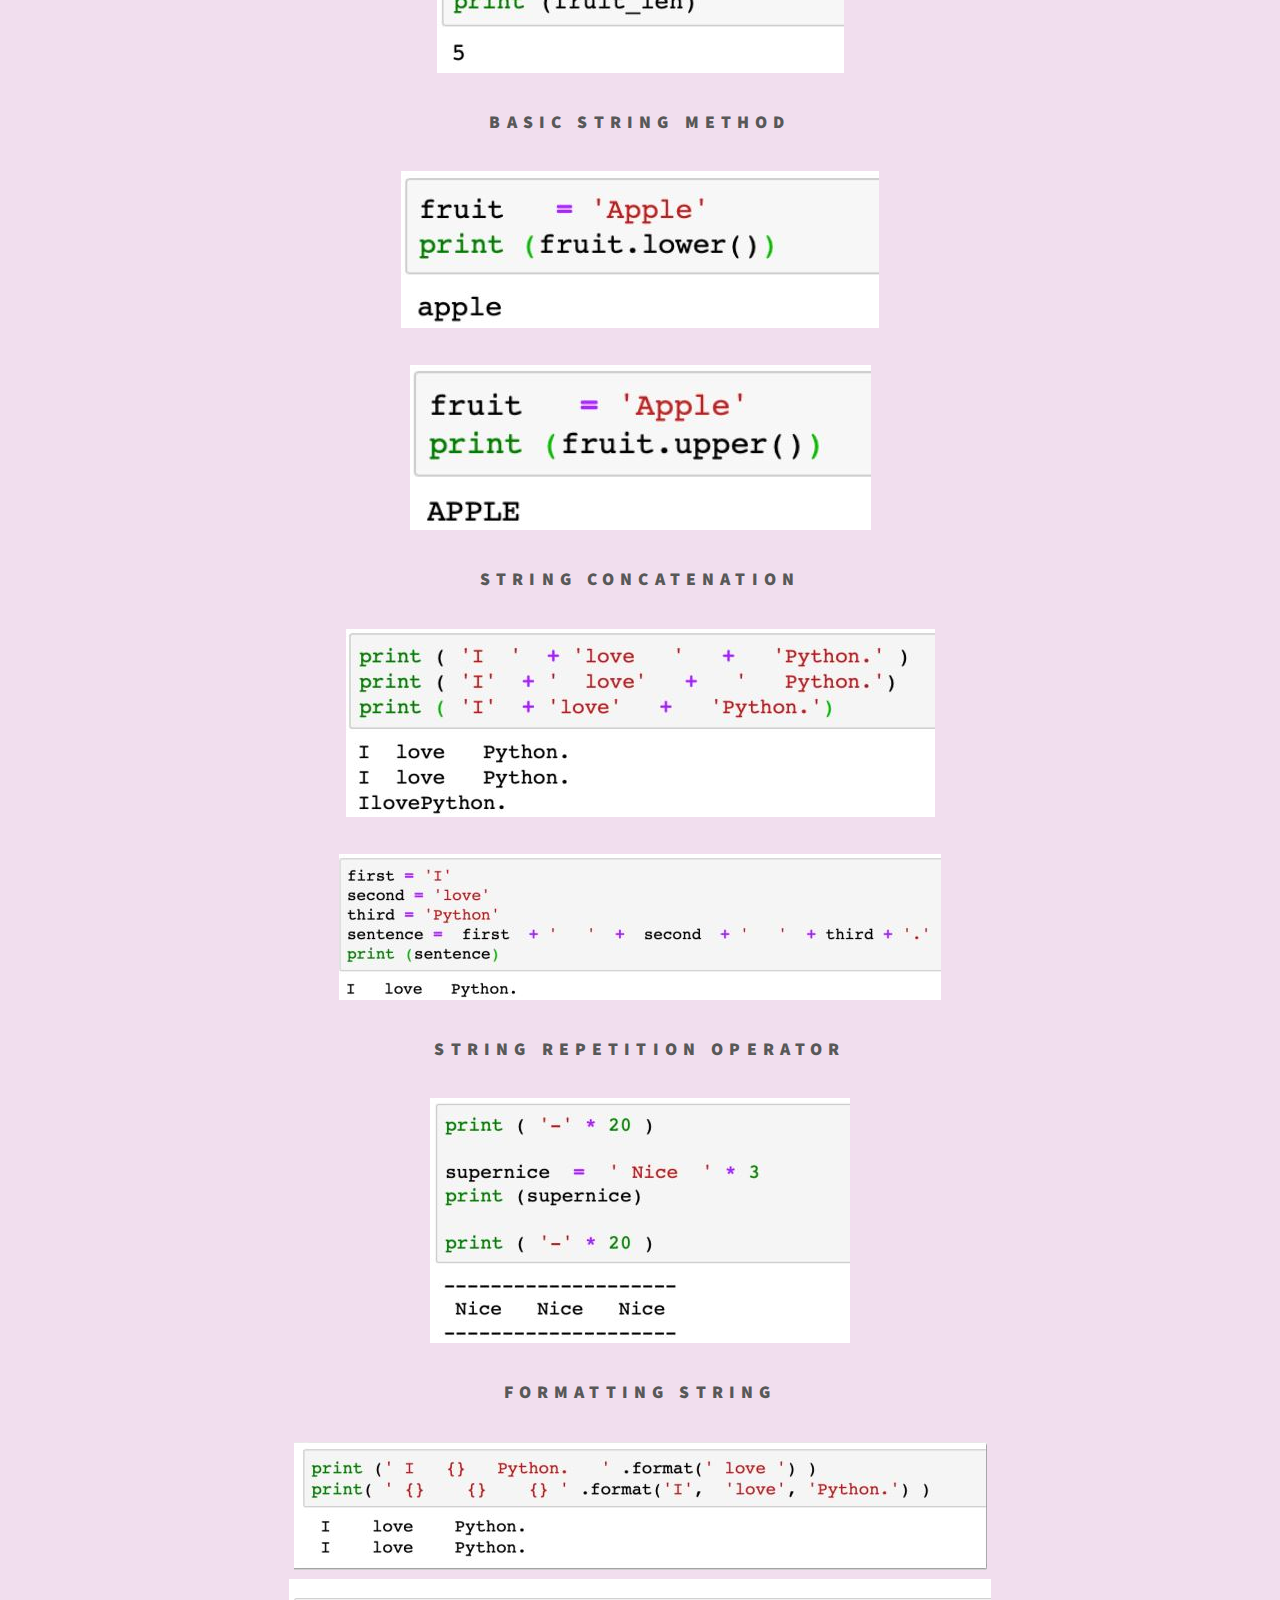
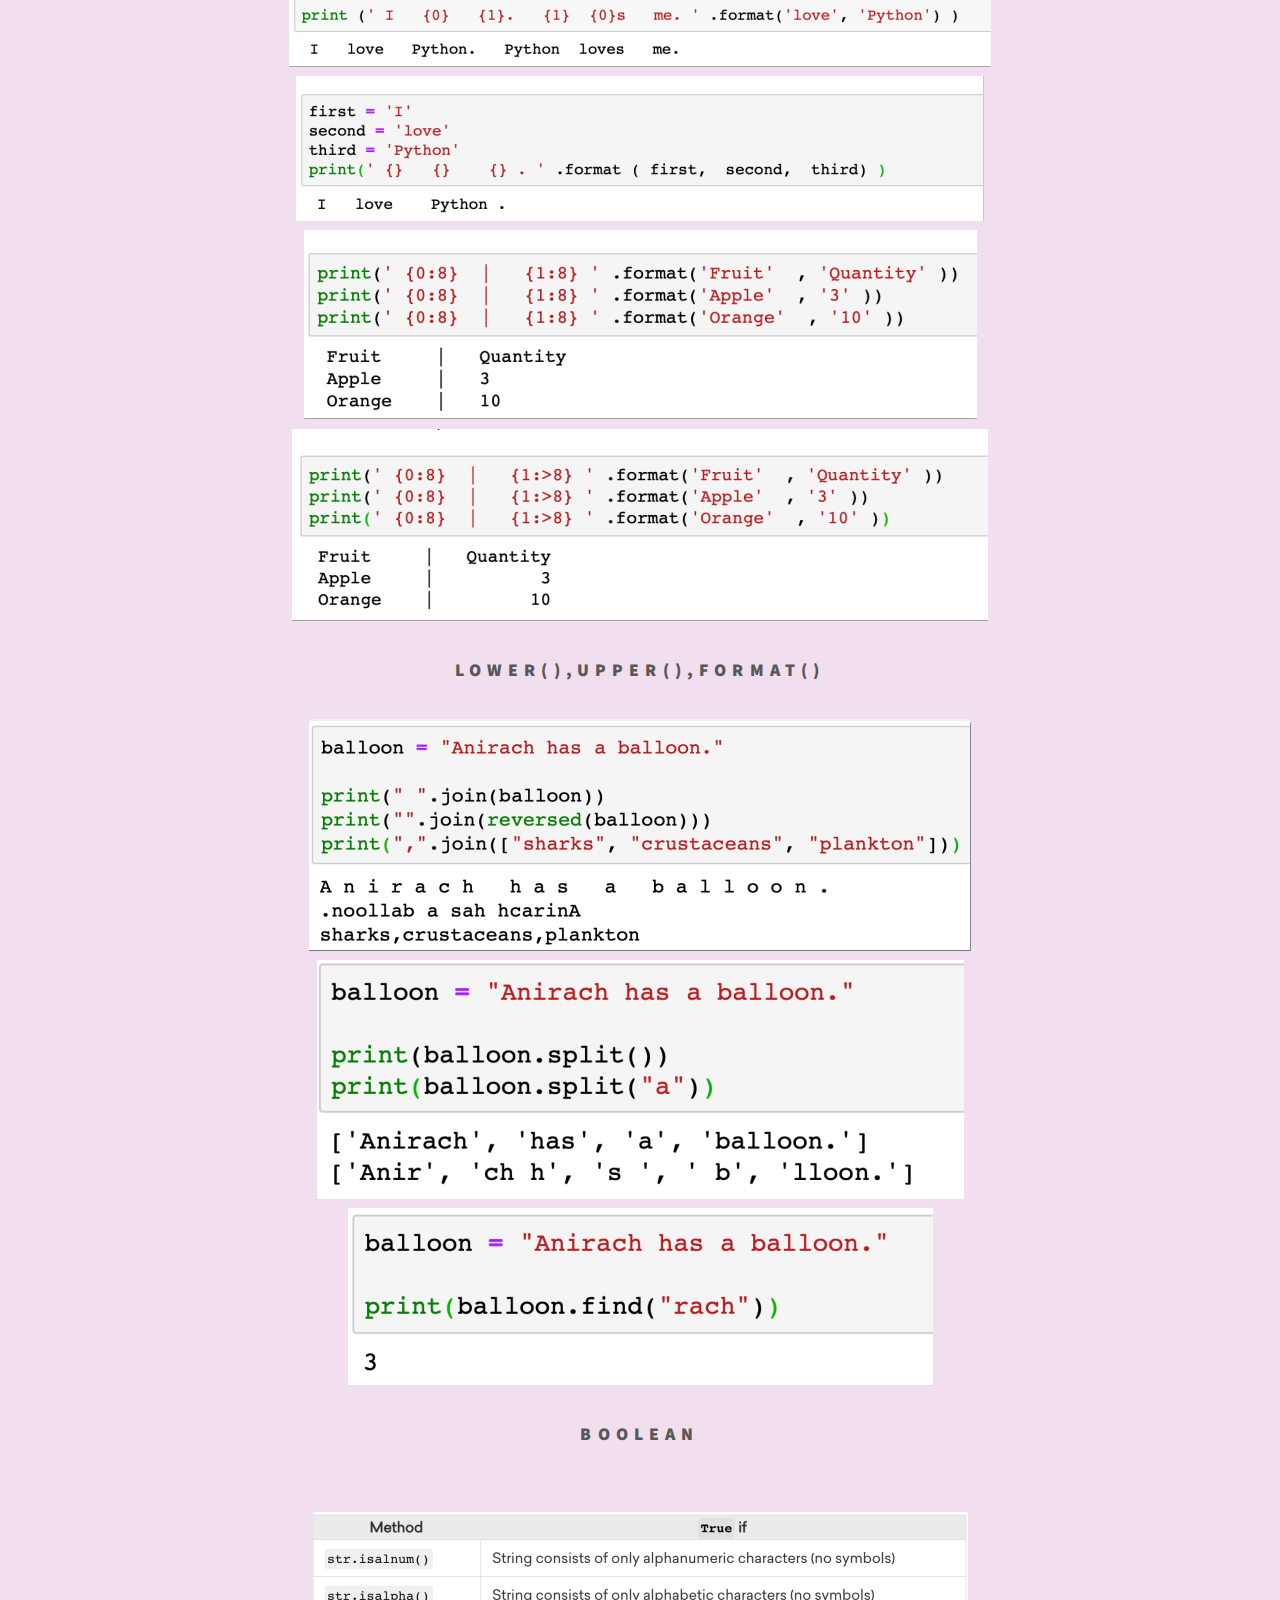
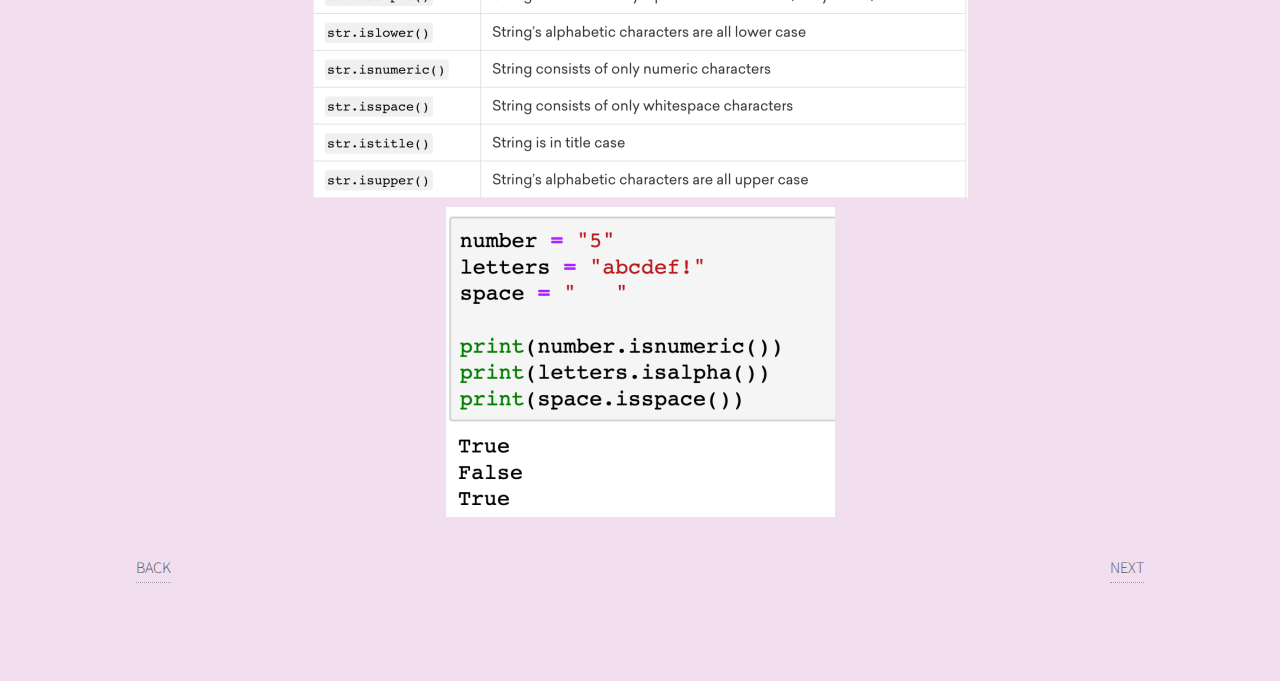
<file: L04.html>
<!DOCTYPE HTML>
<!--
	Phantom by HTML5 UP
	html5up.net | @ajlkn
	Free for personal and commercial use under the CCA 3.0 license (html5up.net/license)
-->
<html>
	<head>
		<title>Lecture 04 </title>
		<meta charset="utf-8" />
		<meta name="viewport" content="width=device-width, initial-scale=1, user-scalable=no" />
		<link rel="stylesheet" href="assets/css/main.css" />
		<noscript><link rel="stylesheet" href="assets/css/noscript.css" /></noscript>
		<link rel="stylesheet" href="assets/css/bg.css">
	</head>
	<body class="is-preload">
		<!-- Wrapper -->
			<div id="wrapper">

				<!-- Header -->
					<header id="header">
						<div class="inner">

							<!-- Logo -->
								<a href="index.html" class="logo">
									<span class="symbol"><img src="images/piVD4IFo.png" alt="" /></span><span class="title">Home</span>
								</a>

							
				<!-- Main -->
					<div id="main">
						<div class="inner">
							<h1>String</h1>
                            <center><h2>Multiple Input</h2></center>
                            <center><img src="images/L04/multi.JPG" alt=""></center> <br>
                            <center><h2>String</h2></center>
                            <center><img src="images/L04/string.JPG" alt=""></center> <br>
                            <center><h2>String Slicing</h2></center>
                            <center><img src="images/L04/slicing.JPG" alt=""></center> <br>
                            <center><h2>Len()</h2></center>
                            <center><img src="images/L04/lenfunc.JPG" alt=""></center> <br>
                            <center><h2>Basic String Method</h2></center>
                            <center><img src="images/L04/lower.JPG" alt=""></center> <br>
                            <center><img src="images/L04/upper.JPG" alt=""></center> <br>
                            <center><h2>String Concatenation</h2></center> 
                            <center><img src="images/L04/format0.JPG" alt=""></center> <br>
                            <center><img src="images/L04/format1.JPG" alt=""></center> <br>
                            <center><h2>String Repetition Operator</h2></center> 
                            <center><img src="images/L04/string5..JPG" alt=""></center> <br>
                            <center><h2>Formatting String</h2></center>
                            <center><img src="images/L04/format.JPG" alt=""></center>
                            <center><img src="images/L04/format2.png" alt=""></center>
                            <center><img src="images/L04/format3.png" alt=""></center>
							<center><img src="images/L04/format4.png" alt=""></center>
							<center><img src="images/L04/format5.png" alt=""></center> <br>
							<center><h2>lower(),upper(),format()</h2></center>
							<center><img src="images/L04/format6.png" alt=""></center>
							<center><img src="images/L04/format7.png" alt=""></center>
							<center><img src="images/L04/format8.png" alt=""></center> <br>
							<center><h2>Boolean</h2></center>  <br>
							<center><img src="images/L04/boolean.png" alt=""></center>
							<center><img src="images/L04/boolean1.png" alt=""></center> <br>
							<div style="display: flex;flex-direction: row;justify-content: space-between;">
								<a href="L03.html">BACK</a>
								<a href="L05.html">NEXT</a>
							</div>
                            
							
							
							
                            
							
									
									
							
									
									
						

	</body>
</html>
</file>
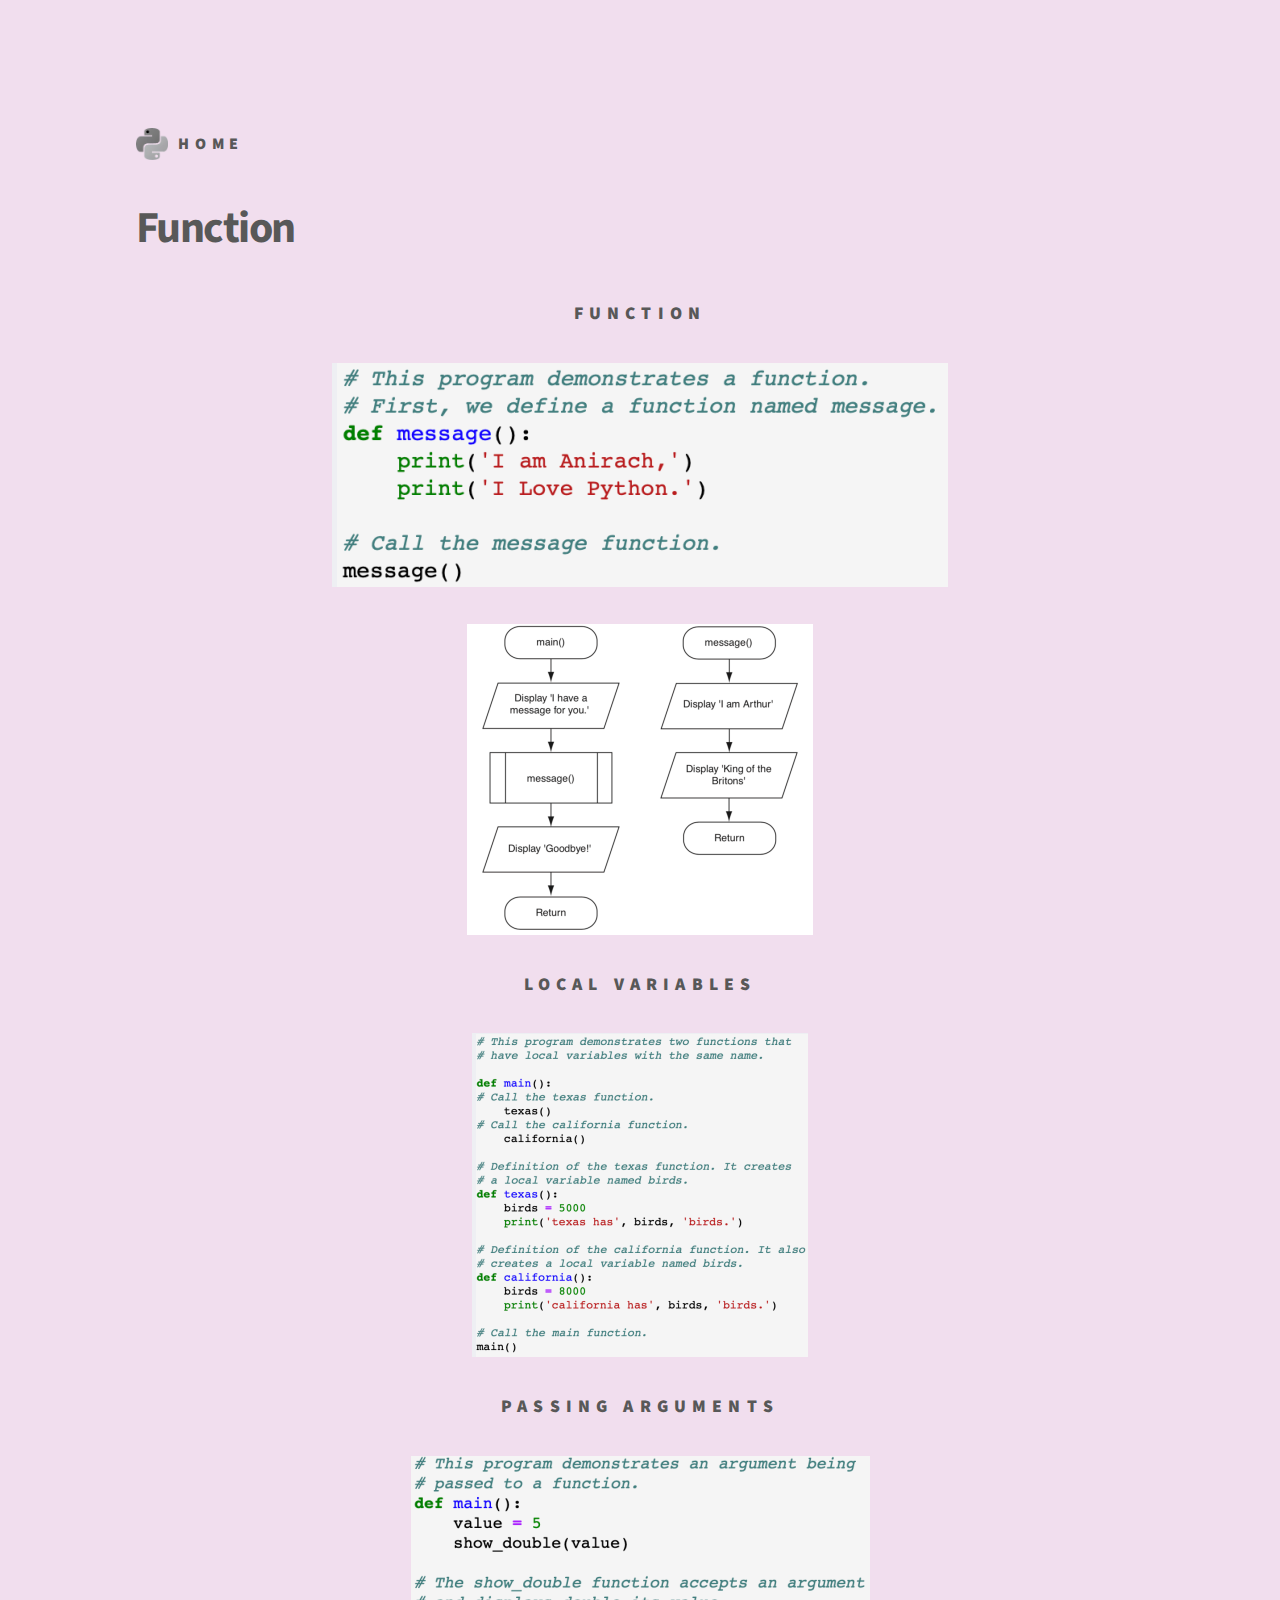
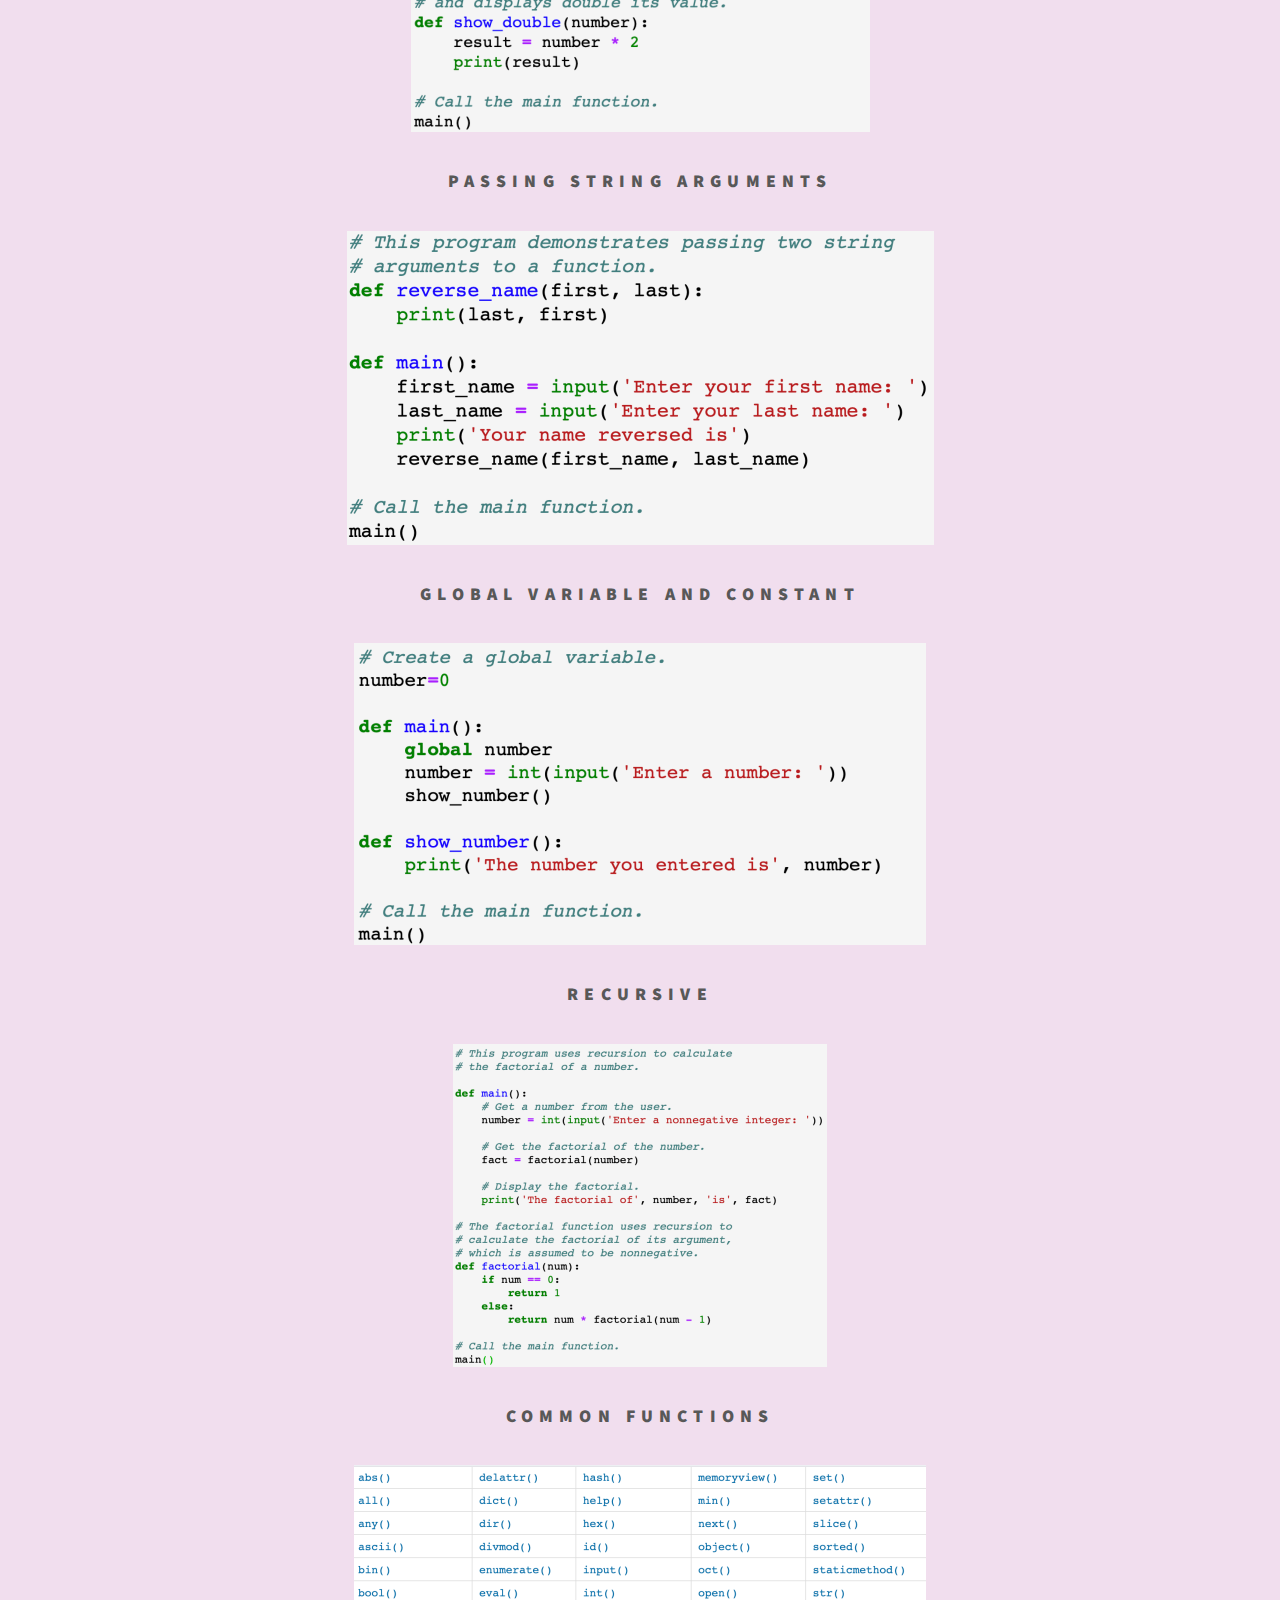
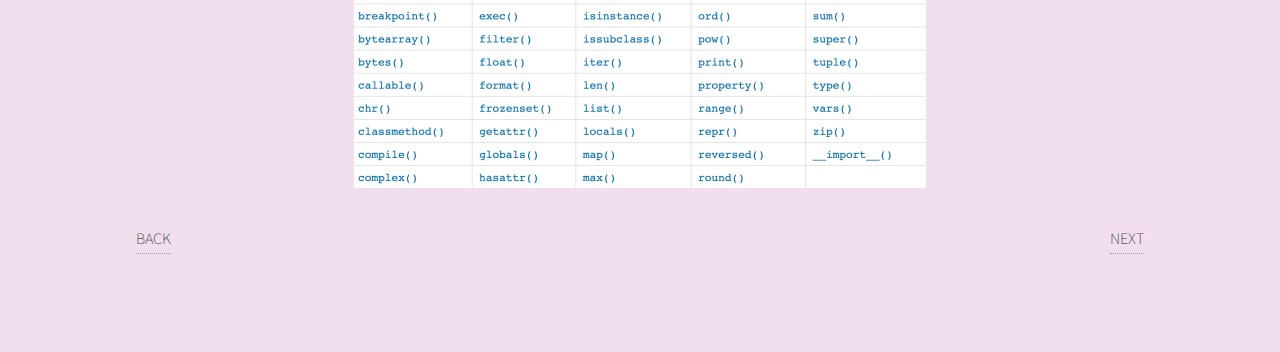
<file: L05.html>
<!DOCTYPE HTML>
<!--
	Phantom by HTML5 UP
	html5up.net | @ajlkn
	Free for personal and commercial use under the CCA 3.0 license (html5up.net/license)
-->
<html>
	<head>
		<title>Lecture 05 </title>
		<meta charset="utf-8" />
		<meta name="viewport" content="width=device-width, initial-scale=1, user-scalable=no" />
		<link rel="stylesheet" href="assets/css/main.css" />
		<noscript><link rel="stylesheet" href="assets/css/noscript.css" /></noscript>
		<link rel="stylesheet" href="assets/css/bg.css">
	</head>
	<body class="is-preload">
		<!-- Wrapper -->
			<div id="wrapper">

				<!-- Header -->
					<header id="header">
						<div class="inner">

							<!-- Logo -->
								<a href="index.html" class="logo">
									<span class="symbol"><img src="images/piVD4IFo.png" alt="" /></span><span class="title">Home</span>
								</a>

							

				<!-- Main -->
					<div id="main">
						<div class="inner">
                            <h1>Function</h1>
                            <center><h2>Function</h2></center>
                            <center><img src="images/L05/func1.png" alt=""></center> <br>
                            <center><img src="images/L05/func2.png" alt=""></center> <br>
                            <center><h2>Local Variables</h2></center>
                            <center><img src="images/L05/func3.png" alt=""></center> <br>
                            <center><h2>Passing Arguments</h2></center> 
                            <center><img src="images/L05/func4.png" alt=""></center>  <br>
                            <center><h2>Passing String Arguments</h2></center> 
                            <center><img src="images/L05/func5.png" alt=""></center> <br>
                            <center><h2>Global Variable And Constant</h2></center> 
                            <center><img src="images/L05/func6.png" alt=""></center> <br>
                            <center><h2>Recursive</h2></center>
                            <center><img src="images/L05/func7.png" alt=""></center> <br>
                            <center><h2>Common Functions</h2></center>
                            <center><img src="images/L05/func8.png" alt=""></center> <br>
                            <div style="display: flex;flex-direction: row;justify-content: space-between;">
								<a href="L04.html">BACK</a>
								<a href="L06.html">NEXT</a>
							</div>

	</body>
</html>
</file>
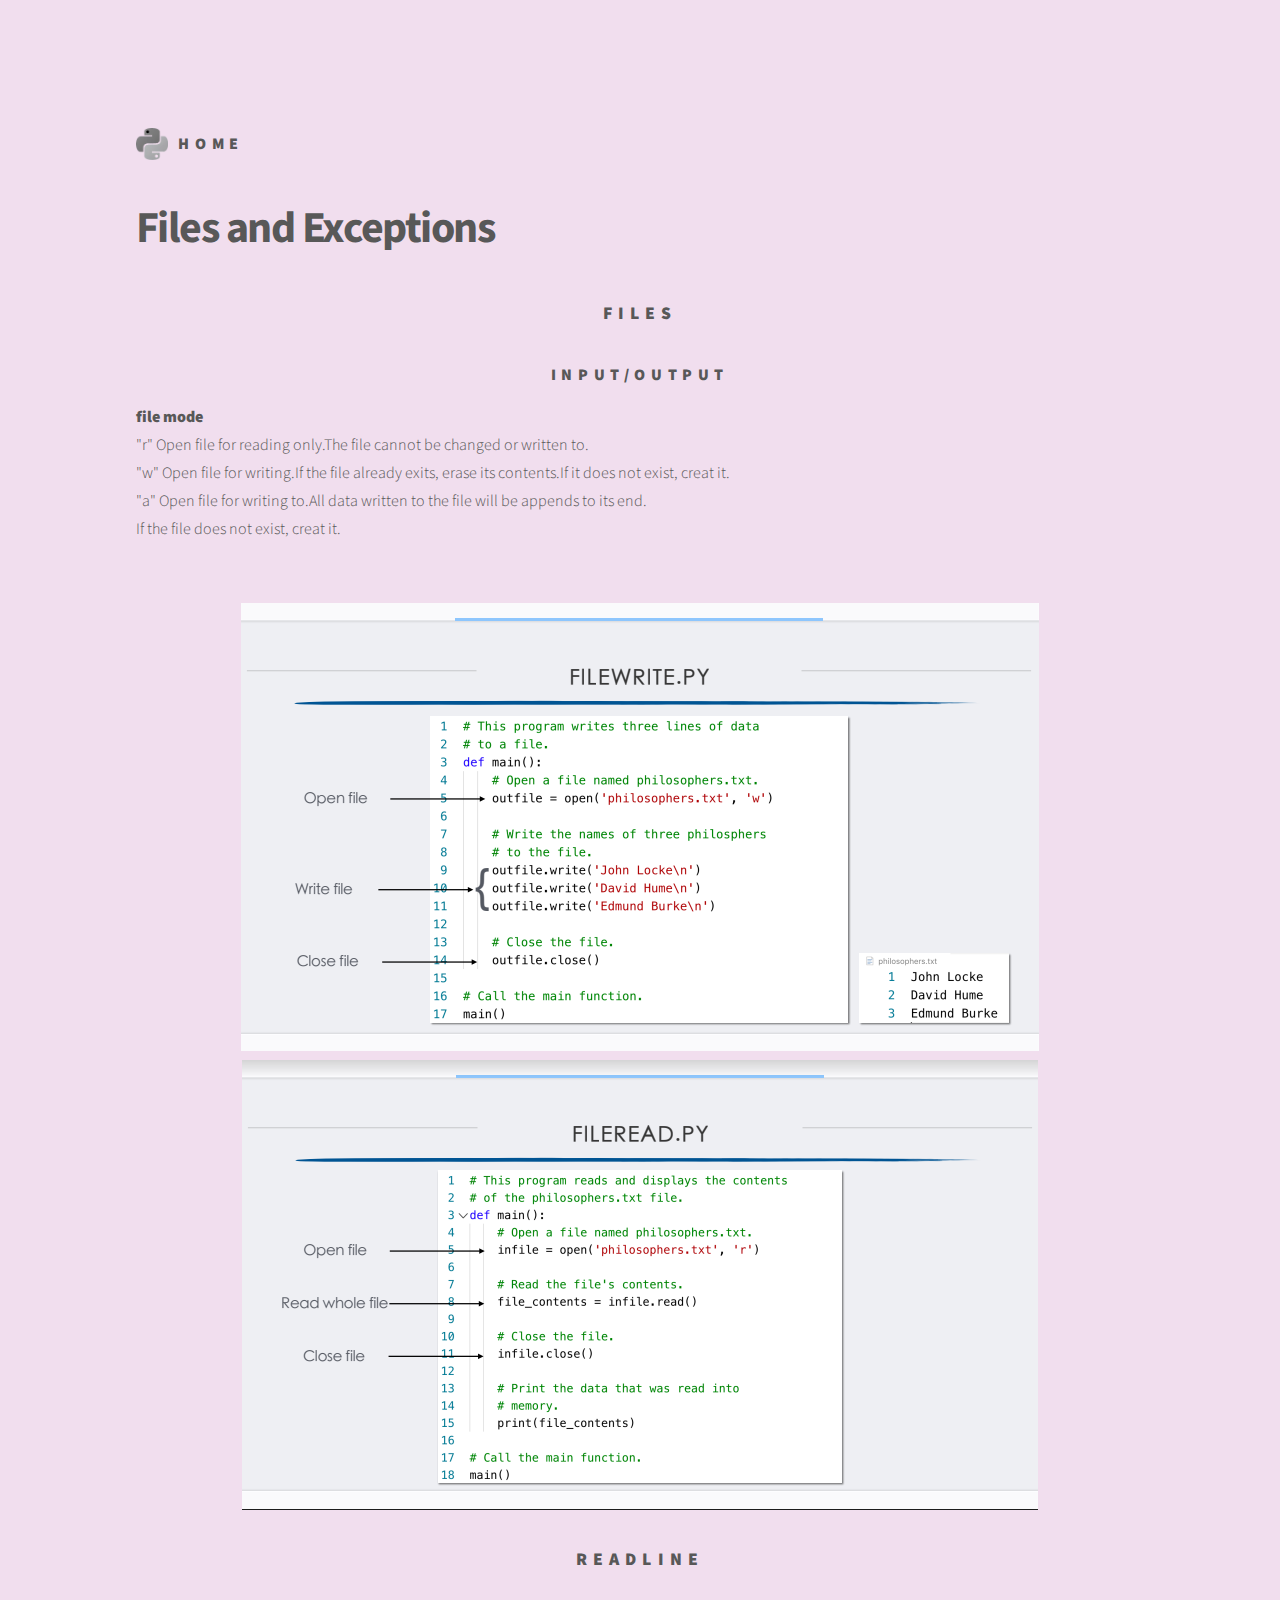
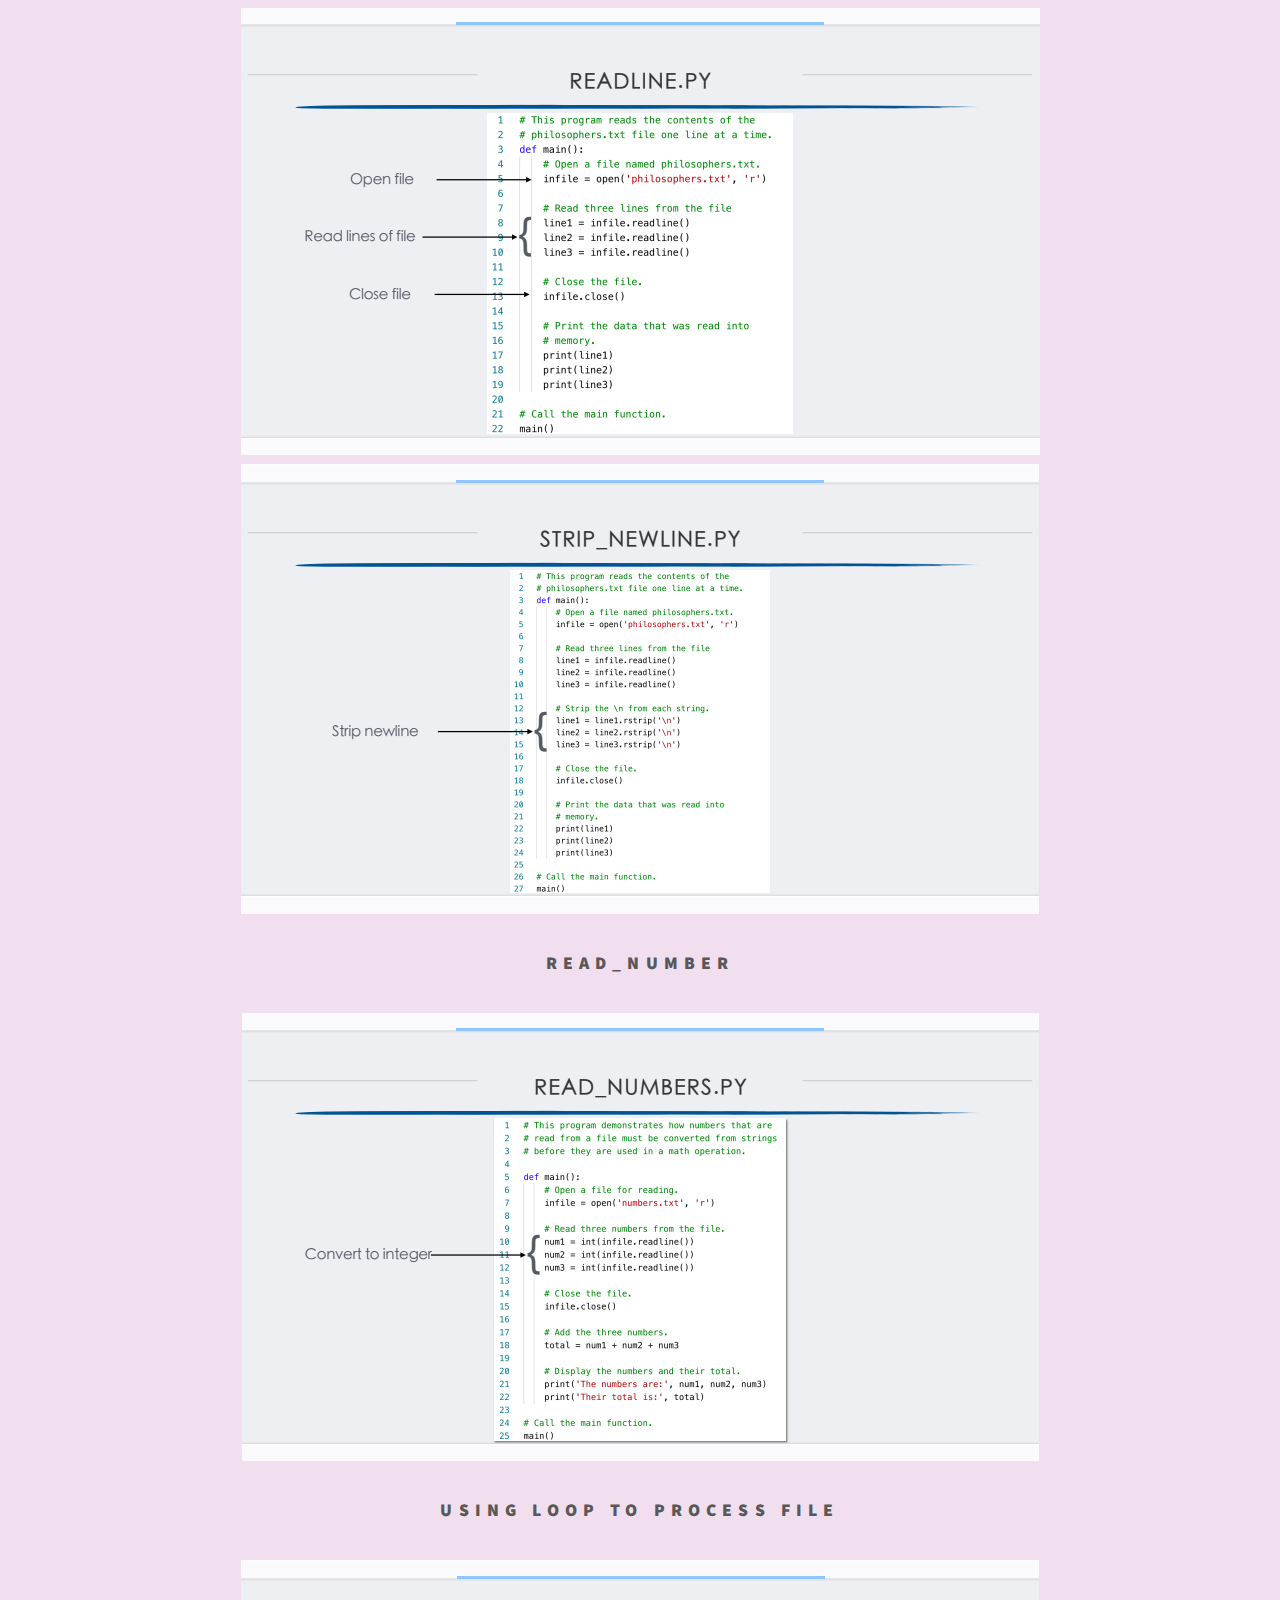
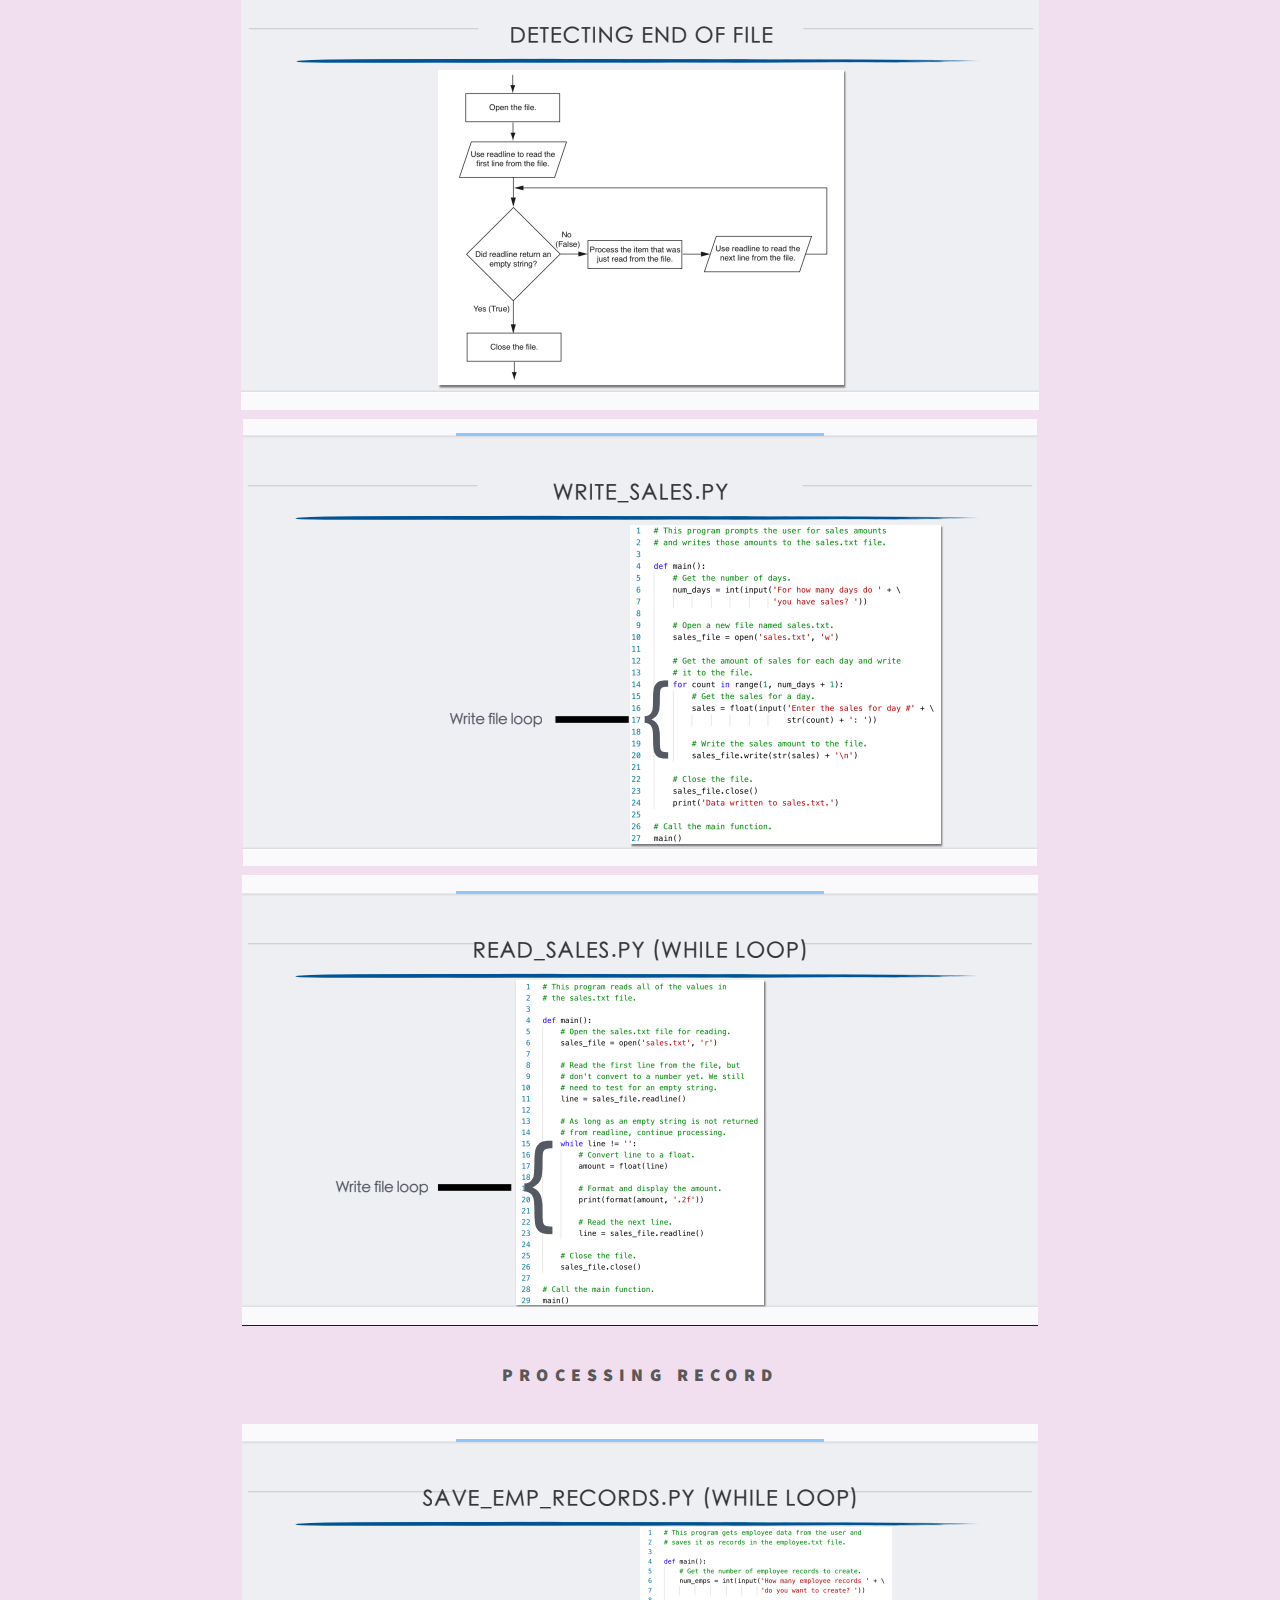
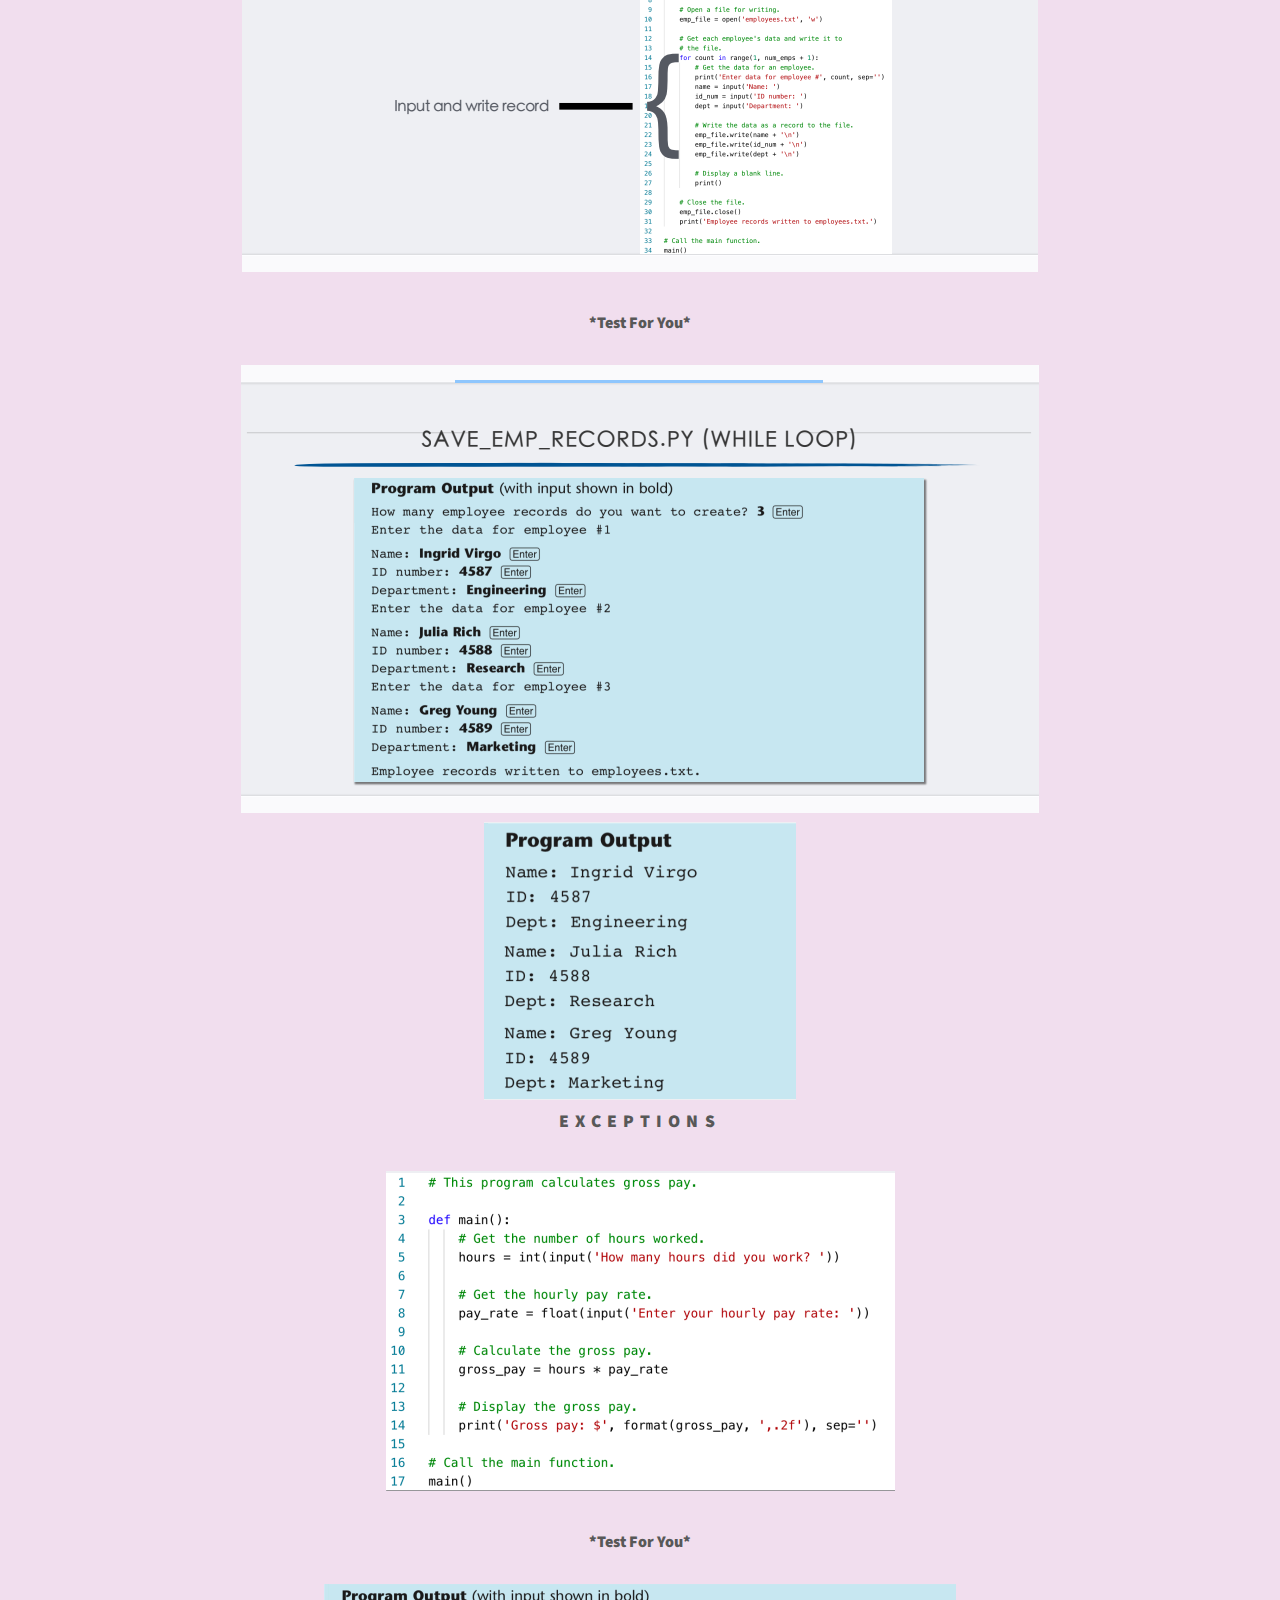
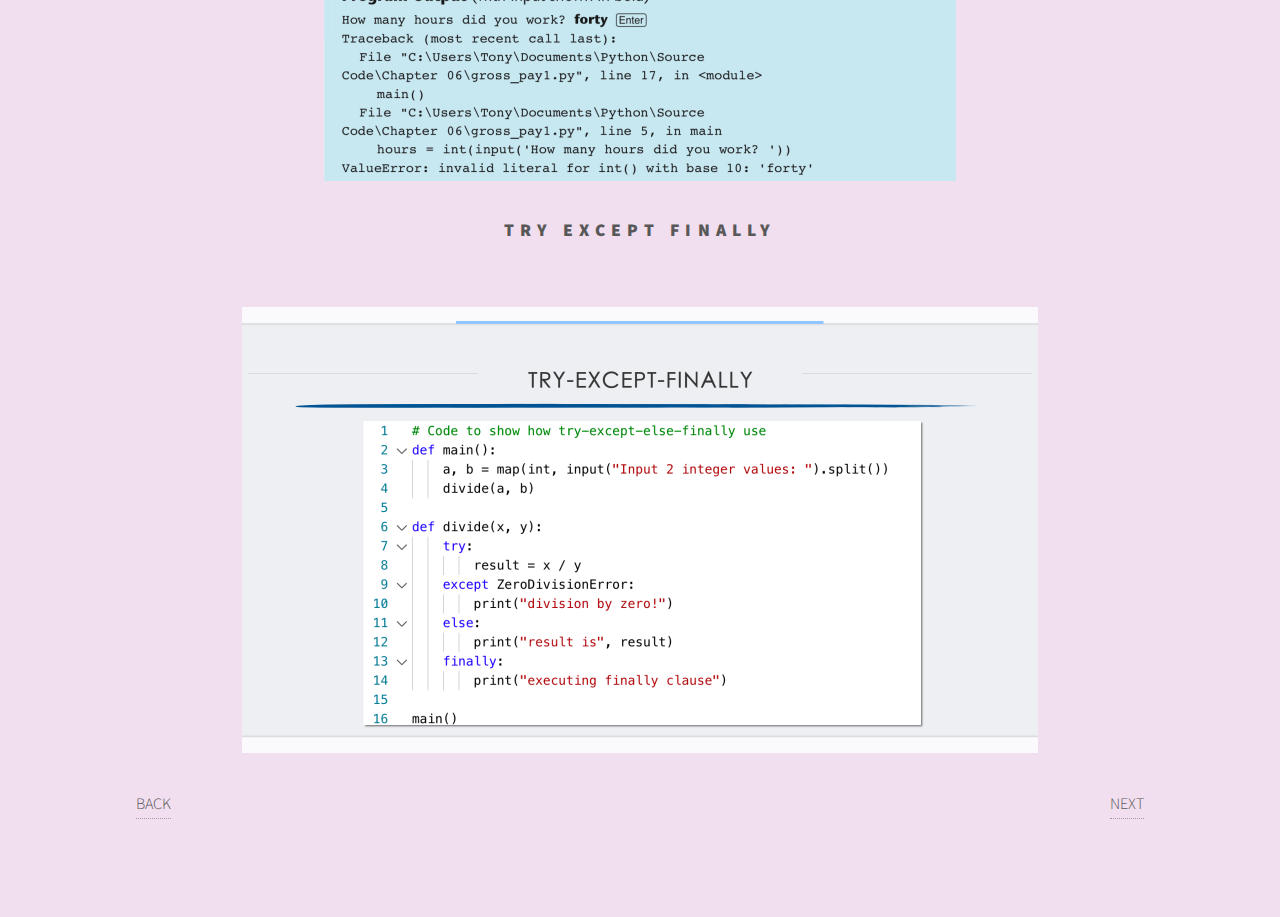
<file: L06.html>
<!DOCTYPE HTML>
<!--
	Phantom by HTML5 UP
	html5up.net | @ajlkn
	Free for personal and commercial use under the CCA 3.0 license (html5up.net/license)
-->
<html>
	<head>
		<title>Lecture 06 </title>
		<meta charset="utf-8" />
		<meta name="viewport" content="width=device-width, initial-scale=1, user-scalable=no" />
		<link rel="stylesheet" href="assets/css/main.css" />
		<noscript><link rel="stylesheet" href="assets/css/noscript.css" /></noscript>
		<link rel="stylesheet" href="assets/css/bg.css">
	</head>
	<body class="is-preload">
		<!-- Wrapper -->
			<div id="wrapper">

				<!-- Header -->
					<header id="header">
						<div class="inner">

							<!-- Logo -->
								<a href="index.html" class="logo">
									<span class="symbol"><img src="images/piVD4IFo.png" alt="" /></span><span class="title">Home</span>
								</a>

							

				<!-- Main -->
					<div id="main">
						<div class="inner">
                            <h1>Files and Exceptions</h1>
                            <center><h2>Files</h2></center>
                            <center><h3>Input/Output</h3></center>
                            <p> <strong> file mode  </strong>
                                <br>"r" Open file for reading only.The file cannot be changed or written to.
                                <br>"w" Open file for writing.If the file already exits, erase its contents.If it does not exist, creat it.
                                <br>"a" Open file for writing to.All data written to the file will be appends to its end.
                                <br>If the file does not exist, creat it.
                            </p> <br>
                            <center><img src="images/L06/file1.png" alt=""></center>
                            <center><img src="images/L06/read1.png" alt=""></center> <br>
                            <center><h2>readline</h2></center>
                            <center><img src="images/L06/readline1.png" alt=""></center>
                            <center><img src="images/L06/strip1.png" alt=""></center> <br>
                            <center><h2>read_number</h2></center>
                            <center><img src="images/L06/readnum.png" alt=""></center> <br>
                            <center><h2>Using Loop to Process File</h2></center>
                            <center><img src="images/L06/detec.png" alt=""></center>
                            <center><img src="images/L06/sale w.png" alt=""></center>
                            <center><img src="images/L06/sale r.png" alt=""></center> <br>
                            <center><h2>Processing record</h2></center>
                            <center><img src="images/L06/emp.png" alt=""></center> <br>
                            <center><strong>*Test For You*</strong></center> <br>
                            <center><img src="images/L06/emp2.png" alt=""></center>
                            <center><img src="images/L06/oot.png" alt=""></center>
                            <center><h2>Exceptions</h2></center>
                            <center><img src="images/L06/ex.png" alt=""></center> <br>
                            <center><strong>*Test For You*</strong></center> <br>
                            <center><img src="images/L06/test2.png" alt=""></center> <br>
                            <center><h2>try except finally</h2></center> <br>
                            <center><img src="images/L06/try1.png" alt=""></center> <br>
                            <div style="display: flex;flex-direction: row;justify-content: space-between;">
                                <a href="L05.html">BACK</a>
                                <a href="L07.html">NEXT</a>
                            </div>

                            

	</body>
</html>
</file>
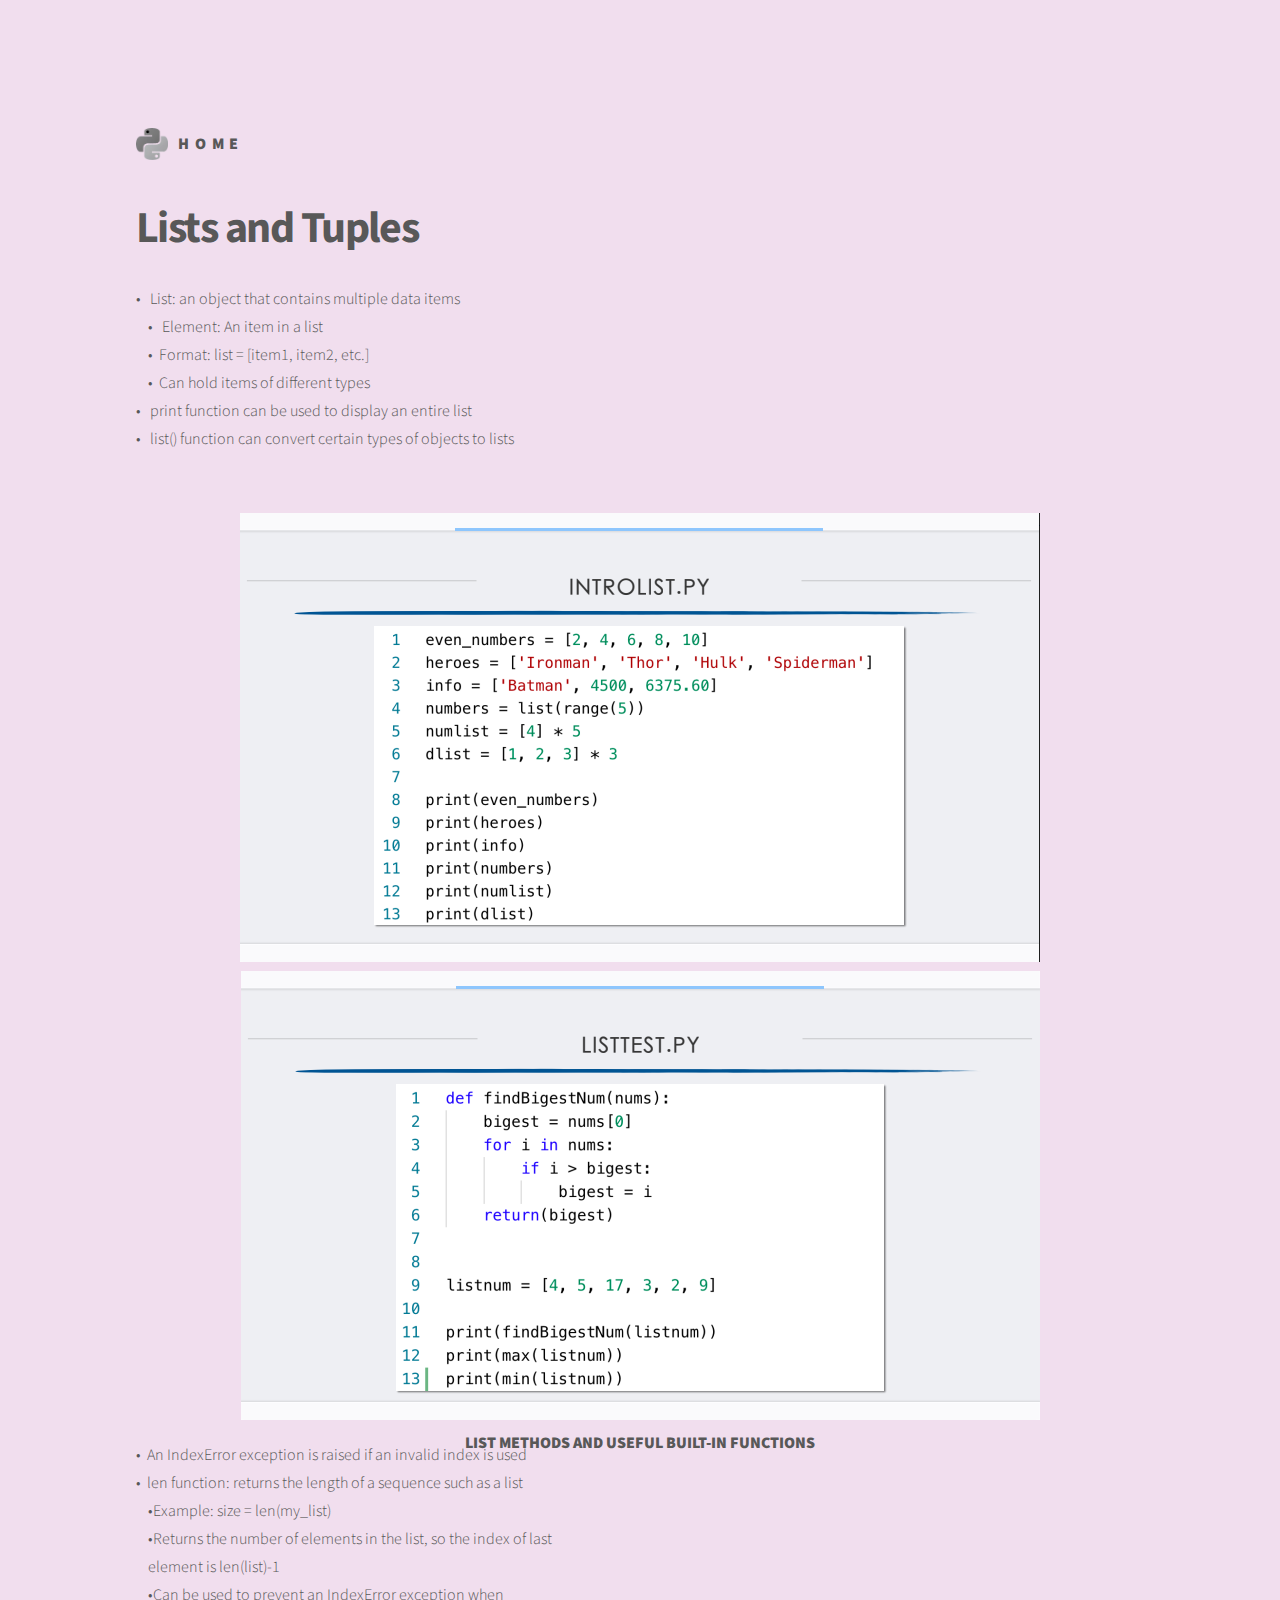
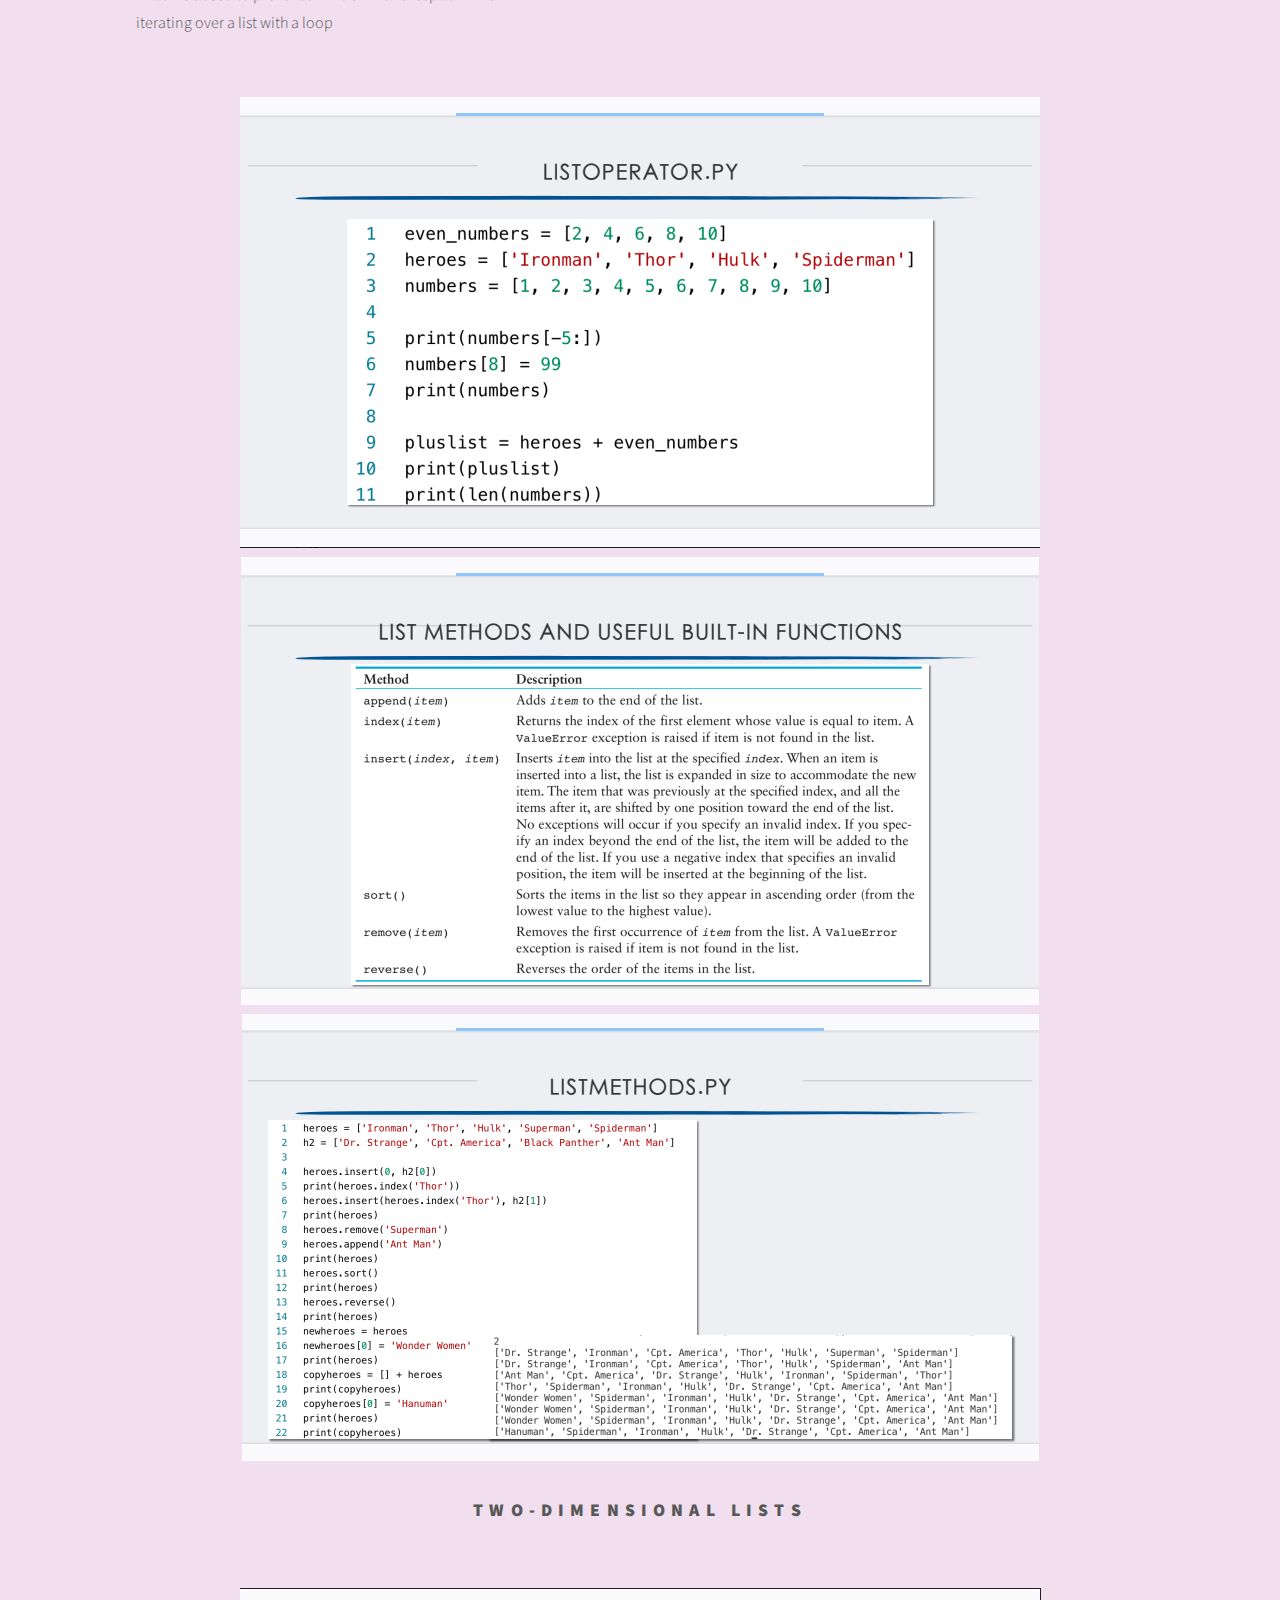
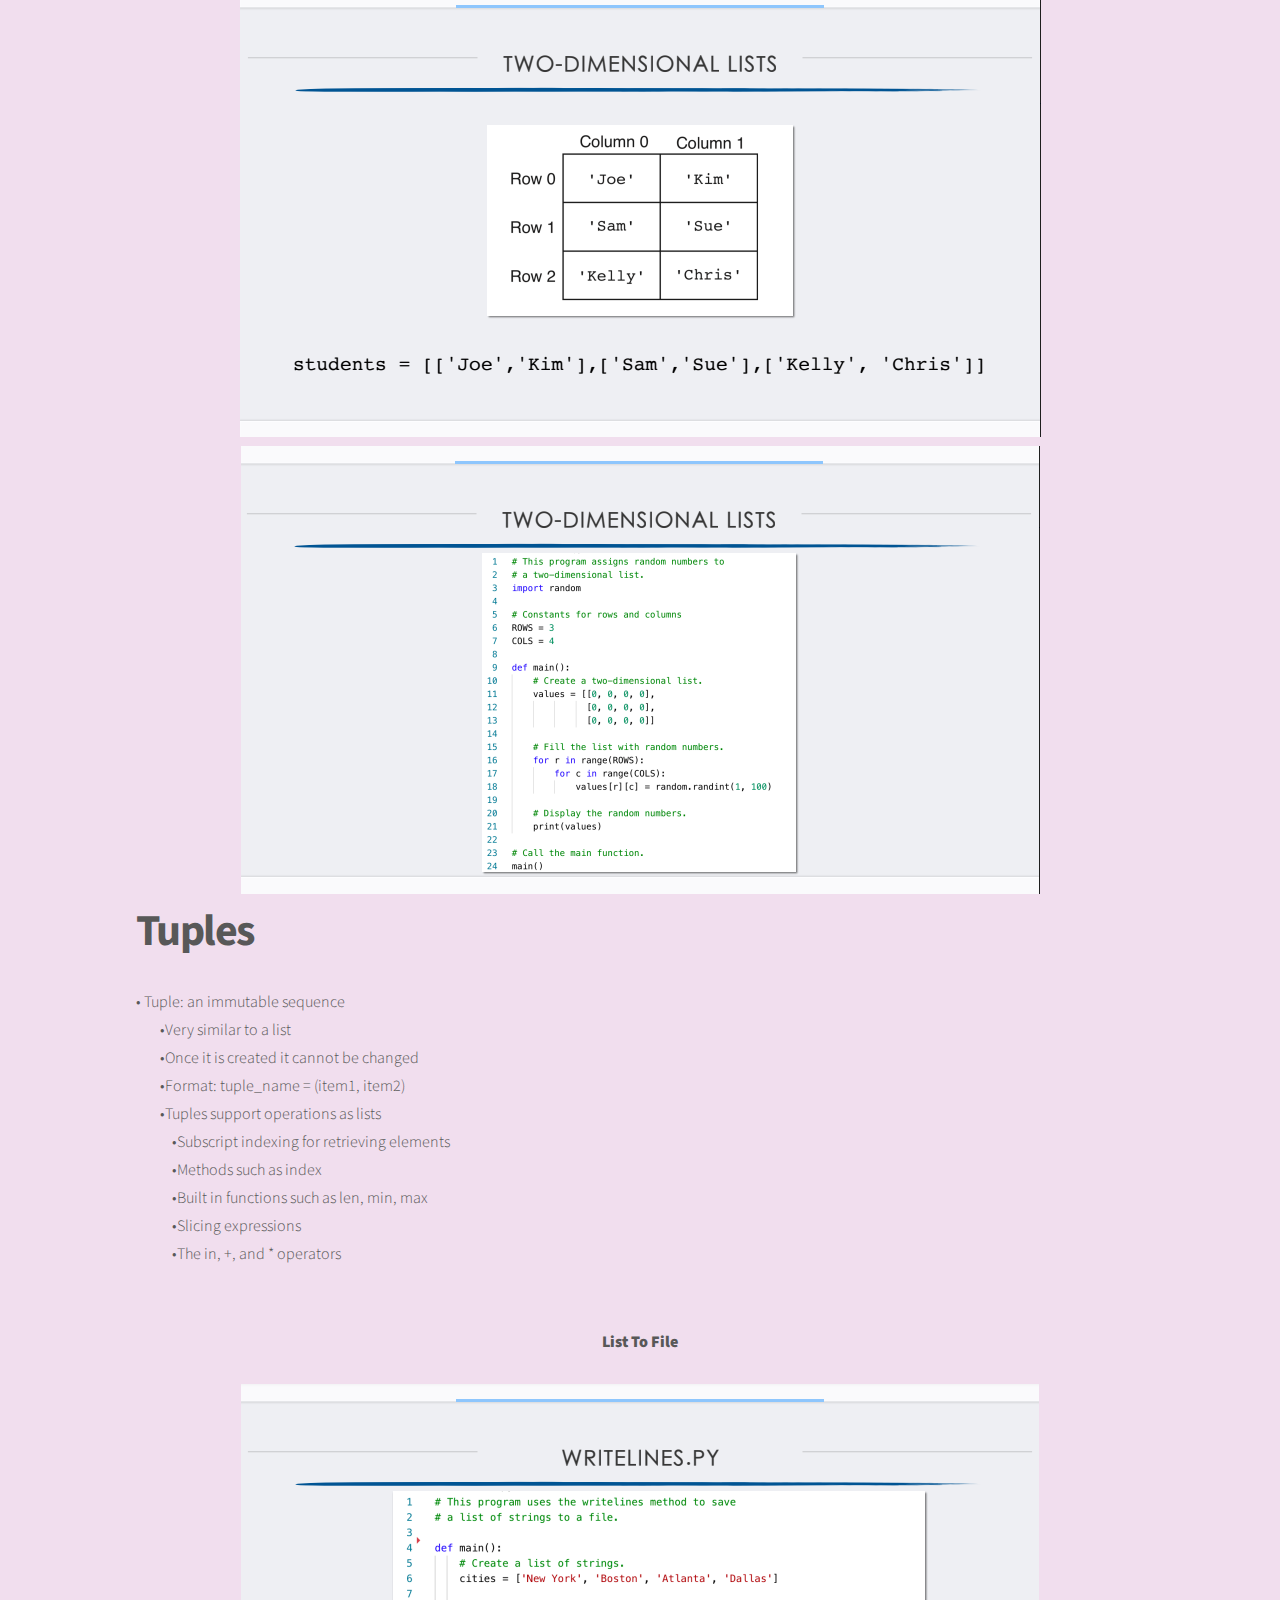
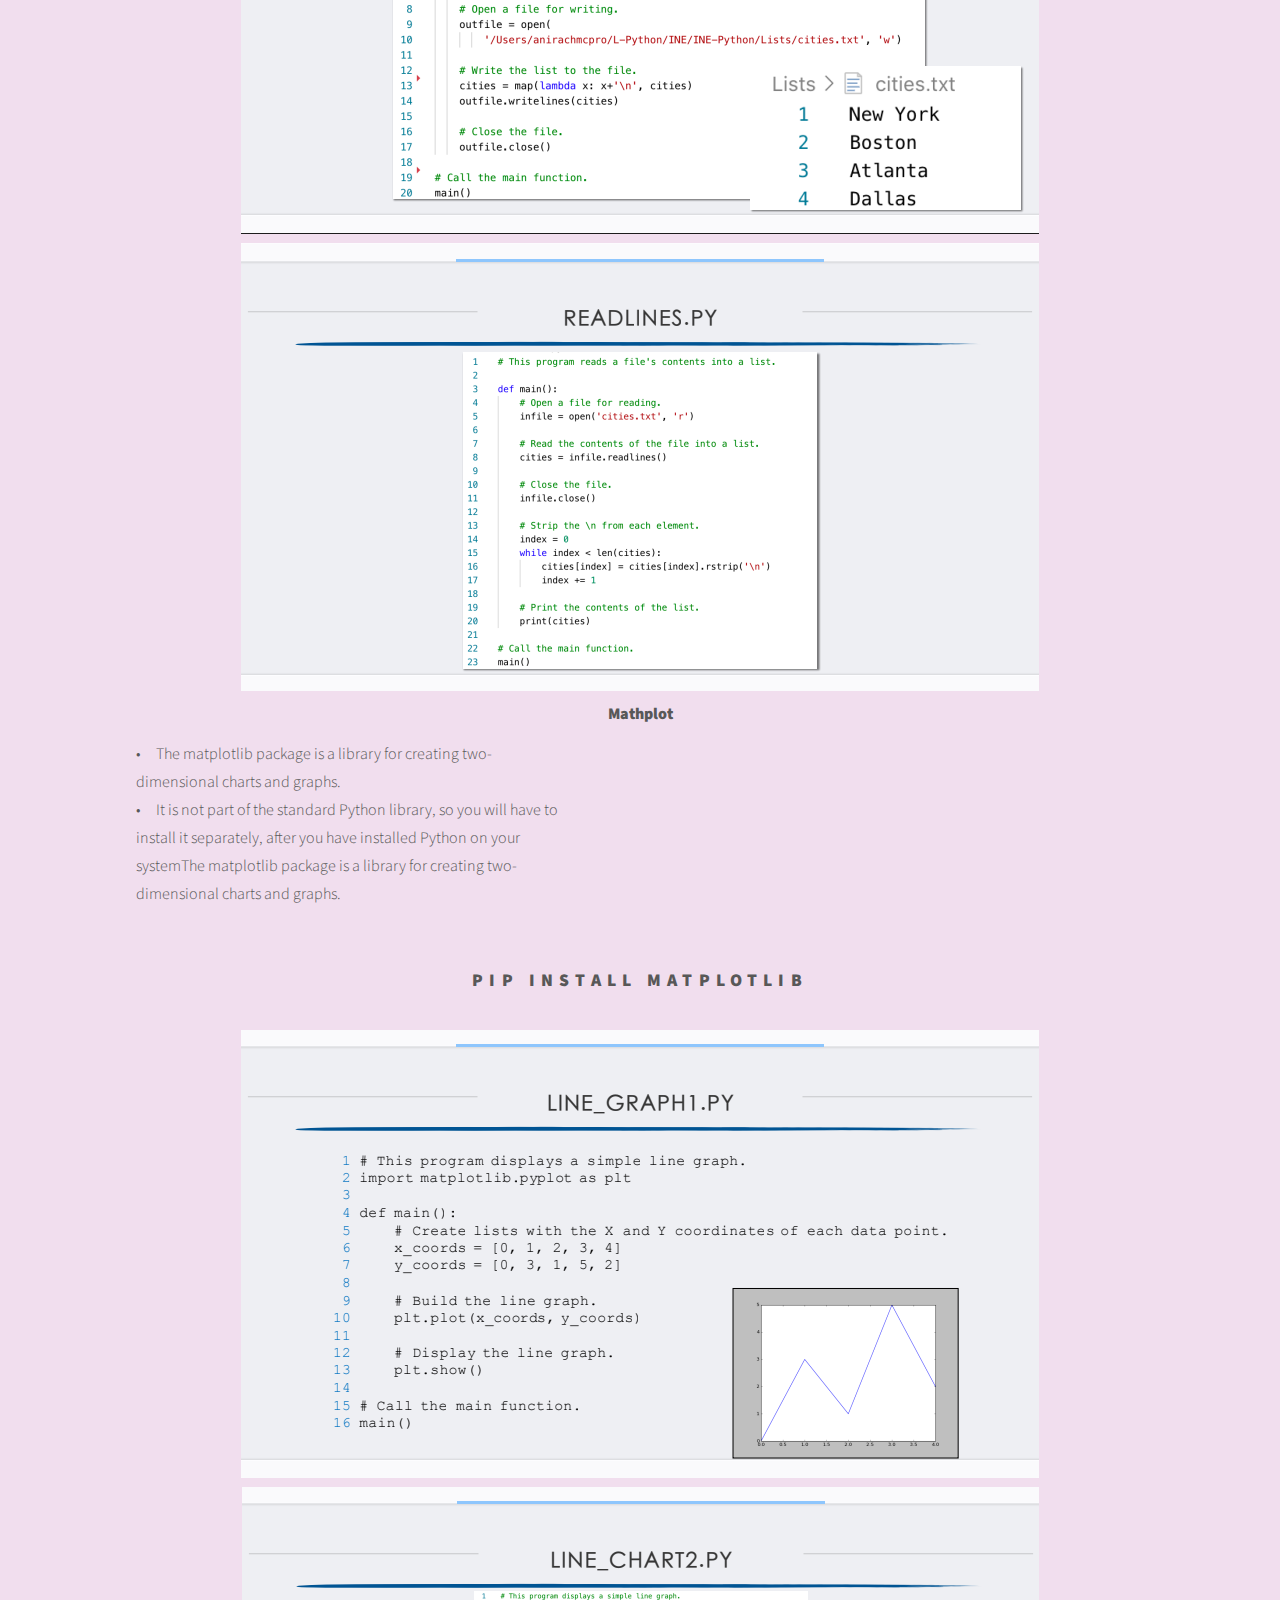
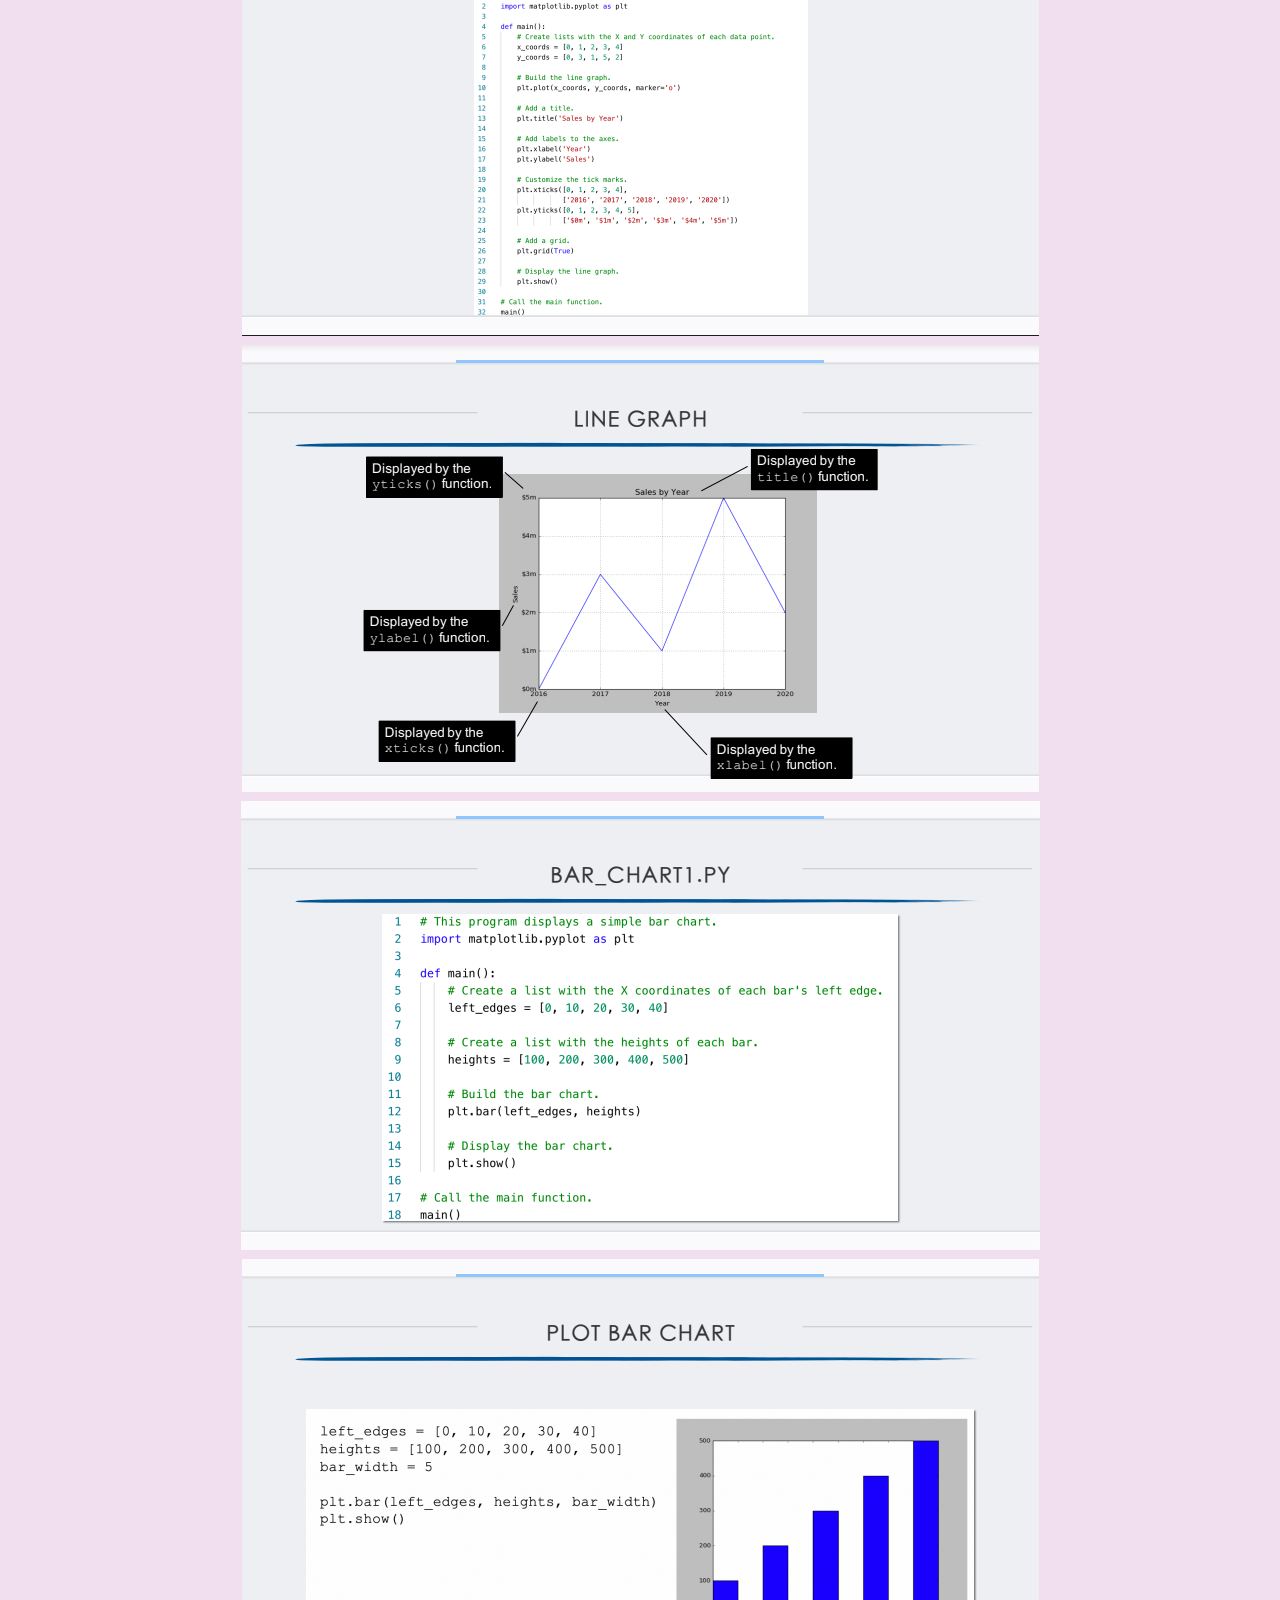
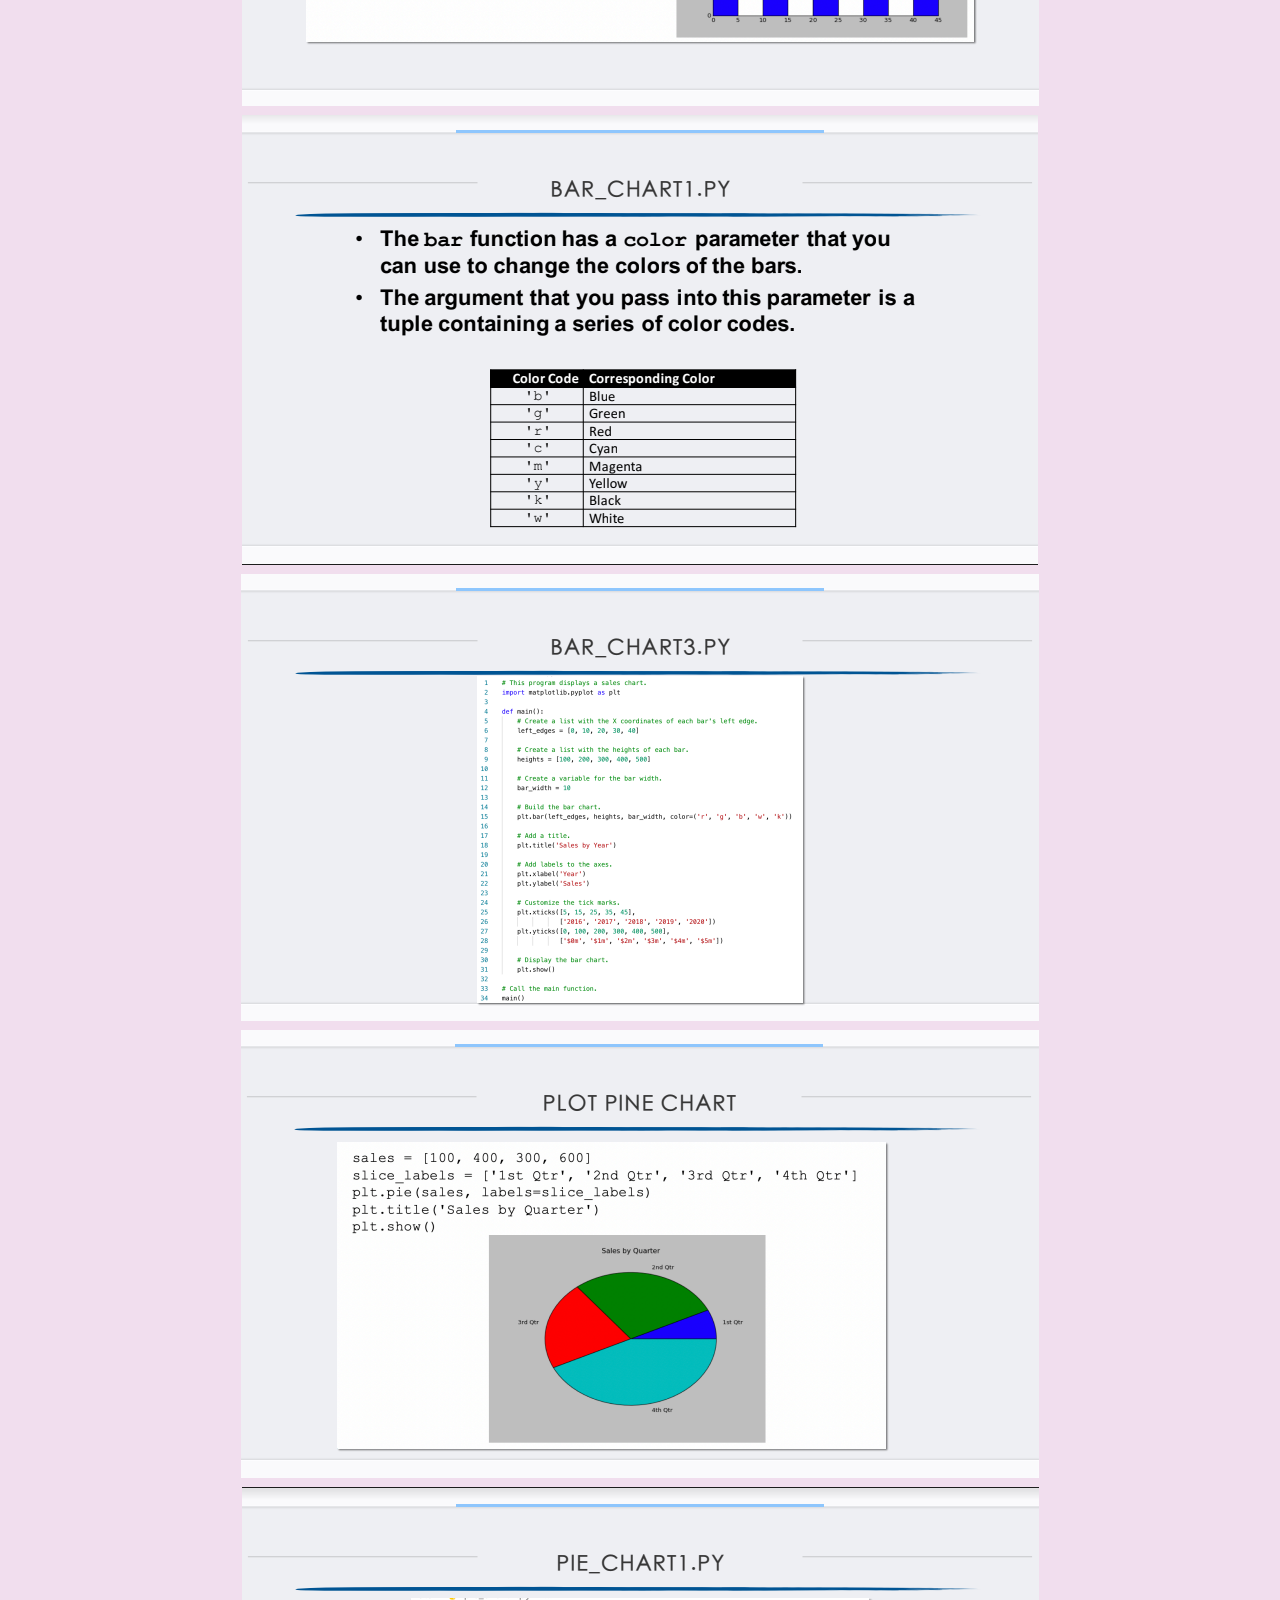
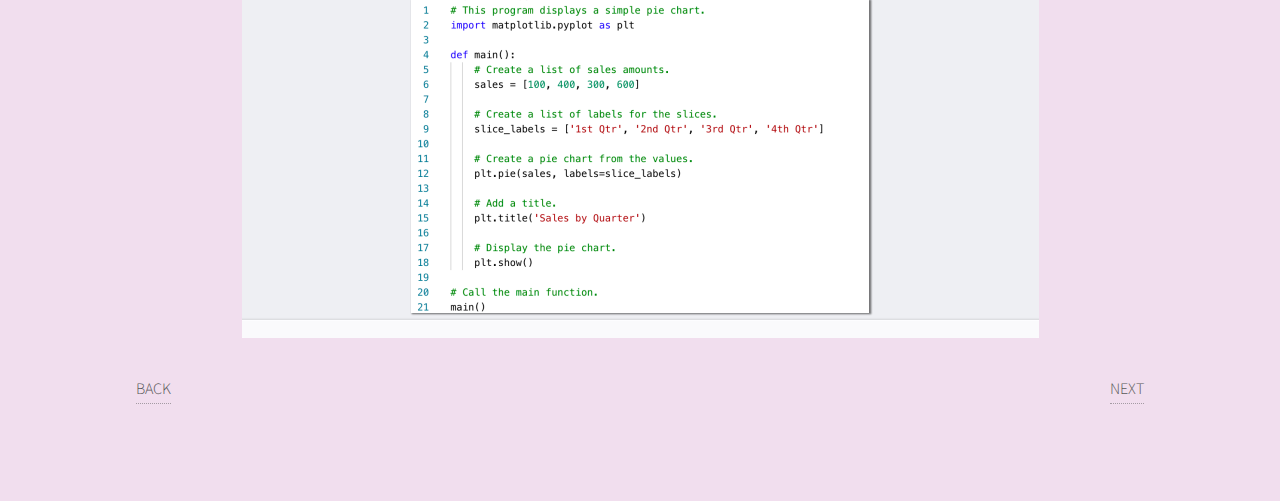
<file: L07.html>
<!DOCTYPE HTML>
<!--
	Phantom by HTML5 UP
	html5up.net | @ajlkn
	Free for personal and commercial use under the CCA 3.0 license (html5up.net/license)
-->
<html>
	<head>
		<title>Lecture 07 </title>
		<meta charset="utf-8" />
		<meta name="viewport" content="width=device-width, initial-scale=1, user-scalable=no" />
		<link rel="stylesheet" href="assets/css/main.css" />
		<noscript><link rel="stylesheet" href="assets/css/noscript.css" /></noscript>
		<link rel="stylesheet" href="assets/css/bg.css">
	</head>
	<body class="is-preload">
		<!-- Wrapper -->
			<div id="wrapper">

				<!-- Header -->
					<header id="header">
						<div class="inner">

							<!-- Logo -->
								<a href="index.html" class="logo">
									<span class="symbol"><img src="images/piVD4IFo.png" alt="" /></span><span class="title">Home</span>
								</a>

						
				<!-- Main -->
					<div id="main">
						<div class="inner">
                            <h1>Lists and Tuples</h1>
                            <p>•&nbsp;&nbsp; List: an object that contains multiple data items <br>

                                &nbsp;&nbsp;&nbsp;&nbsp;• &nbsp;&nbsp;Element: An item in a list <br>
                                
                                &nbsp;&nbsp;&nbsp;&nbsp;•&nbsp;&nbsp;Format: list = [item1, item2, etc.] <br>
                                
                                &nbsp;&nbsp;&nbsp;&nbsp;•&nbsp;&nbsp;Can hold items of different types <br>
                                
                                •&nbsp;&nbsp; print function can be used to display an entire list <br>
                                
                                •&nbsp;&nbsp; list() function can convert certain types of objects to lists</p> <br>
                            <center><img src="images/L07/introlist.png" alt=""></center>
                            <center><img src="images/L07/list.png" alt=""></center>
                            <center><strong>LIST METHODS AND USEFUL BUILT-IN FUNCTIONS</strong></center>
                            <p>•&nbsp;&nbsp;An IndexError exception is raised if an invalid index is used <br>

                                •&nbsp;&nbsp;len function: returns the length of a sequence such as a list <br>
                                
                                &nbsp;&nbsp;&nbsp;&nbsp;•Example: size = len(my_list) <br>
                                
                                &nbsp;&nbsp;&nbsp;&nbsp;•Returns the number of elements in the list, so the index of last <br>
                                
                                &nbsp;&nbsp;&nbsp;&nbsp;element is len(list)-1 <br>
                                
                                &nbsp;&nbsp;&nbsp;&nbsp;•Can be used to prevent an IndexError exception when <br>
                                
                                iterating over a list with a loop</p> <br>
                            <center><img src="images/L07/list2.png" alt=""></center>
                            <center><img src="images/L07/list.method.png" alt=""></center>
                            <center><img src="images/L07/listdetail.png" alt=""></center> <br>
                            <center><h2>Two-Dimensional Lists</h2></center> <br>
                            <center><img src="images/L07/2list.png" alt=""></center>
                            <center><img src="images/L07/2list2.png" alt=""></center>
                            <h1>Tuples</h1>
                            <p>• Tuple: an immutable sequence <br>


                                &nbsp;&nbsp;&nbsp;&nbsp;&nbsp;&nbsp;&nbsp;&nbsp;•Very similar to a list <br>
                                
                                &nbsp;&nbsp;&nbsp;&nbsp;&nbsp;&nbsp;&nbsp;&nbsp;•Once it is created it cannot be changed <br>
                                
                                &nbsp;&nbsp;&nbsp;&nbsp;&nbsp;&nbsp;&nbsp;&nbsp;•Format: tuple_name = (item1, item2) <br>
                                
                                &nbsp;&nbsp;&nbsp;&nbsp;&nbsp;&nbsp;&nbsp;&nbsp;•Tuples support operations as lists <br>
                                
                                &nbsp;&nbsp;&nbsp;&nbsp;&nbsp;&nbsp;&nbsp;&nbsp;&nbsp;&nbsp;&nbsp;&nbsp;•Subscript indexing for retrieving elements <br>
                                
                                &nbsp;&nbsp;&nbsp;&nbsp;&nbsp;&nbsp;&nbsp;&nbsp;&nbsp;&nbsp;&nbsp;&nbsp;•Methods such as index <br>
                                
                                &nbsp;&nbsp;&nbsp;&nbsp;&nbsp;&nbsp;&nbsp;&nbsp;&nbsp;&nbsp;&nbsp;&nbsp;•Built in functions such as len, min, max <br>
                                
                                &nbsp;&nbsp;&nbsp;&nbsp;&nbsp;&nbsp;&nbsp;&nbsp;&nbsp;&nbsp;&nbsp;&nbsp;•Slicing expressions <br>
                                
                                &nbsp;&nbsp;&nbsp;&nbsp;&nbsp;&nbsp;&nbsp;&nbsp;&nbsp;&nbsp;&nbsp;&nbsp;•The in, +, and * operators</p> <br>
                            <center><strong>List To File</strong></center> <br>
                            <center><img src="images/L07/wline.png" alt=""></center>
                            <center><img src="images/L07/rline.png" alt=""></center>
                            <center><strong>Mathplot</strong></center> <br>
                            <p>• &nbsp;&nbsp;&nbsp;&nbsp;The matplotlib package is a library for creating two- <br>
                                dimensional charts and graphs. <br>
                                
                                • &nbsp;&nbsp;&nbsp;&nbsp;It is not part of the standard Python library, so you will have to <br>
                                
                                install it separately, after you have installed Python on your <br>
                                
                                systemThe matplotlib package is a library for creating two- <br>
                                dimensional charts and graphs.</p> <br>
                            <center><h2>pip install matplotlib</h2></center>
                            <center><img src="images/L07/line1.png" alt=""></center>
                            <center><img src="images/L07/line2.png" alt=""></center>
                            <center><img src="images/L07/line3.png" alt=""></center>
                            <center><img src="images/L07/line4.png" alt=""></center>
                            <center><img src="images/L07/line5.png" alt=""></center>
                            <center><img src="images/L07/line6.png" alt=""></center>
                            <center><img src="images/L07/line7.png" alt=""></center>
                            <center><img src="images/L07/line8.png" alt=""></center>
                            <center><img src="images/L07/line9.png" alt=""></center> <br>
                            <div style="display: flex;flex-direction: row;justify-content: space-between;">
                                <a href="L06.html">BACK</a>
                                <a href="L08.html">NEXT</a>
                            </div>                   
	</body>
</html>
</file>
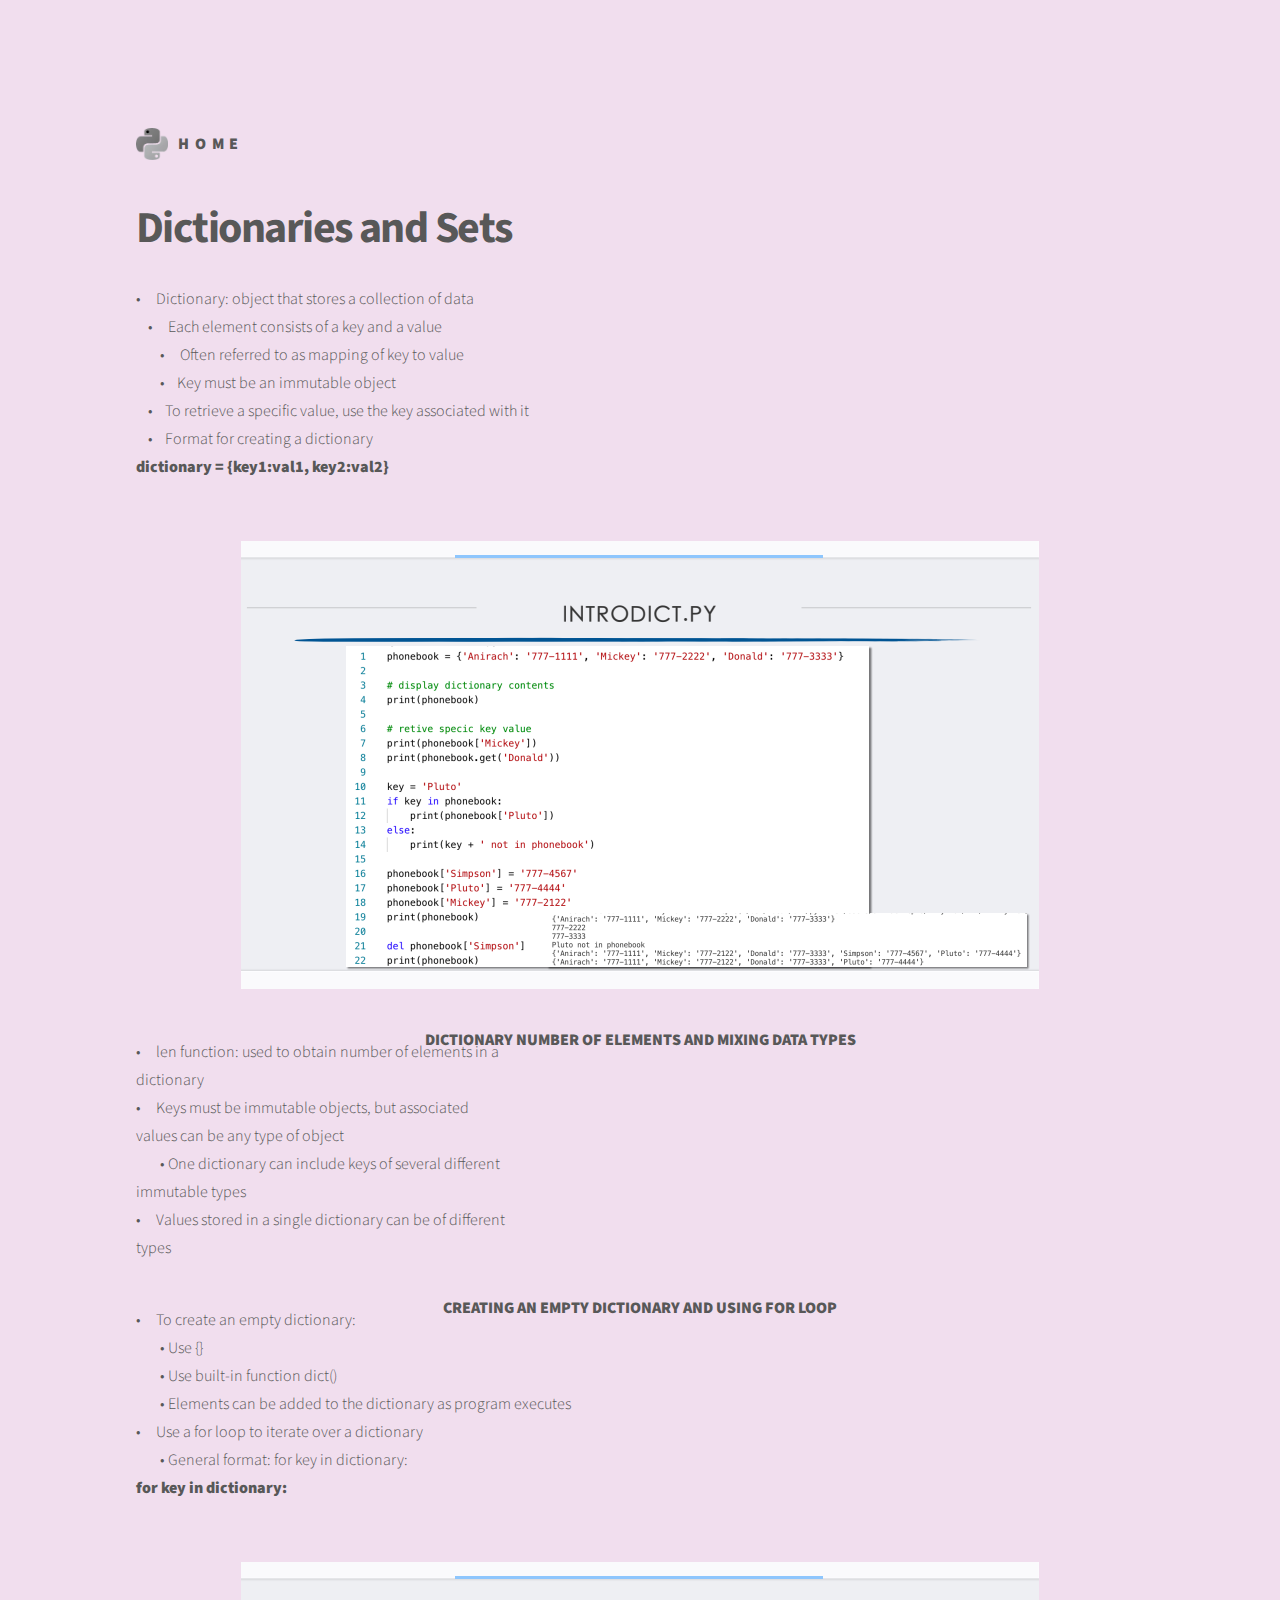
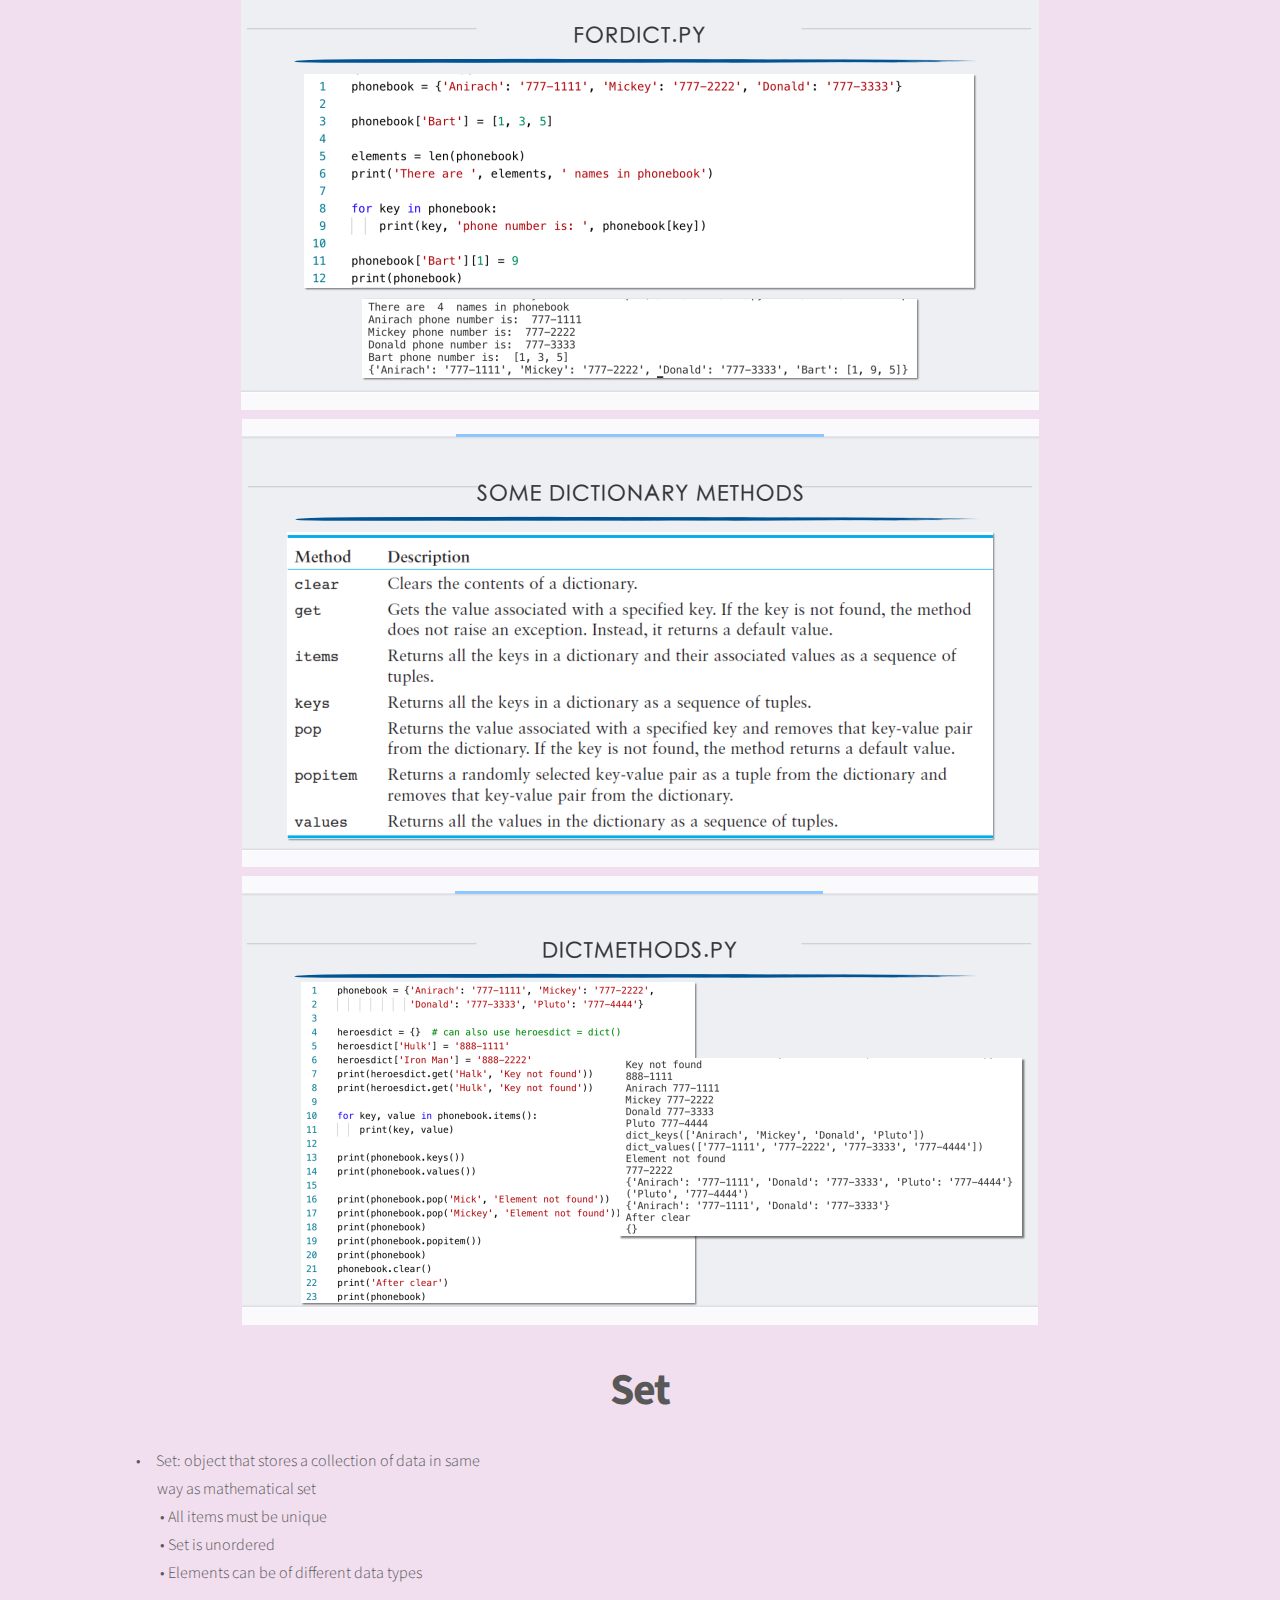
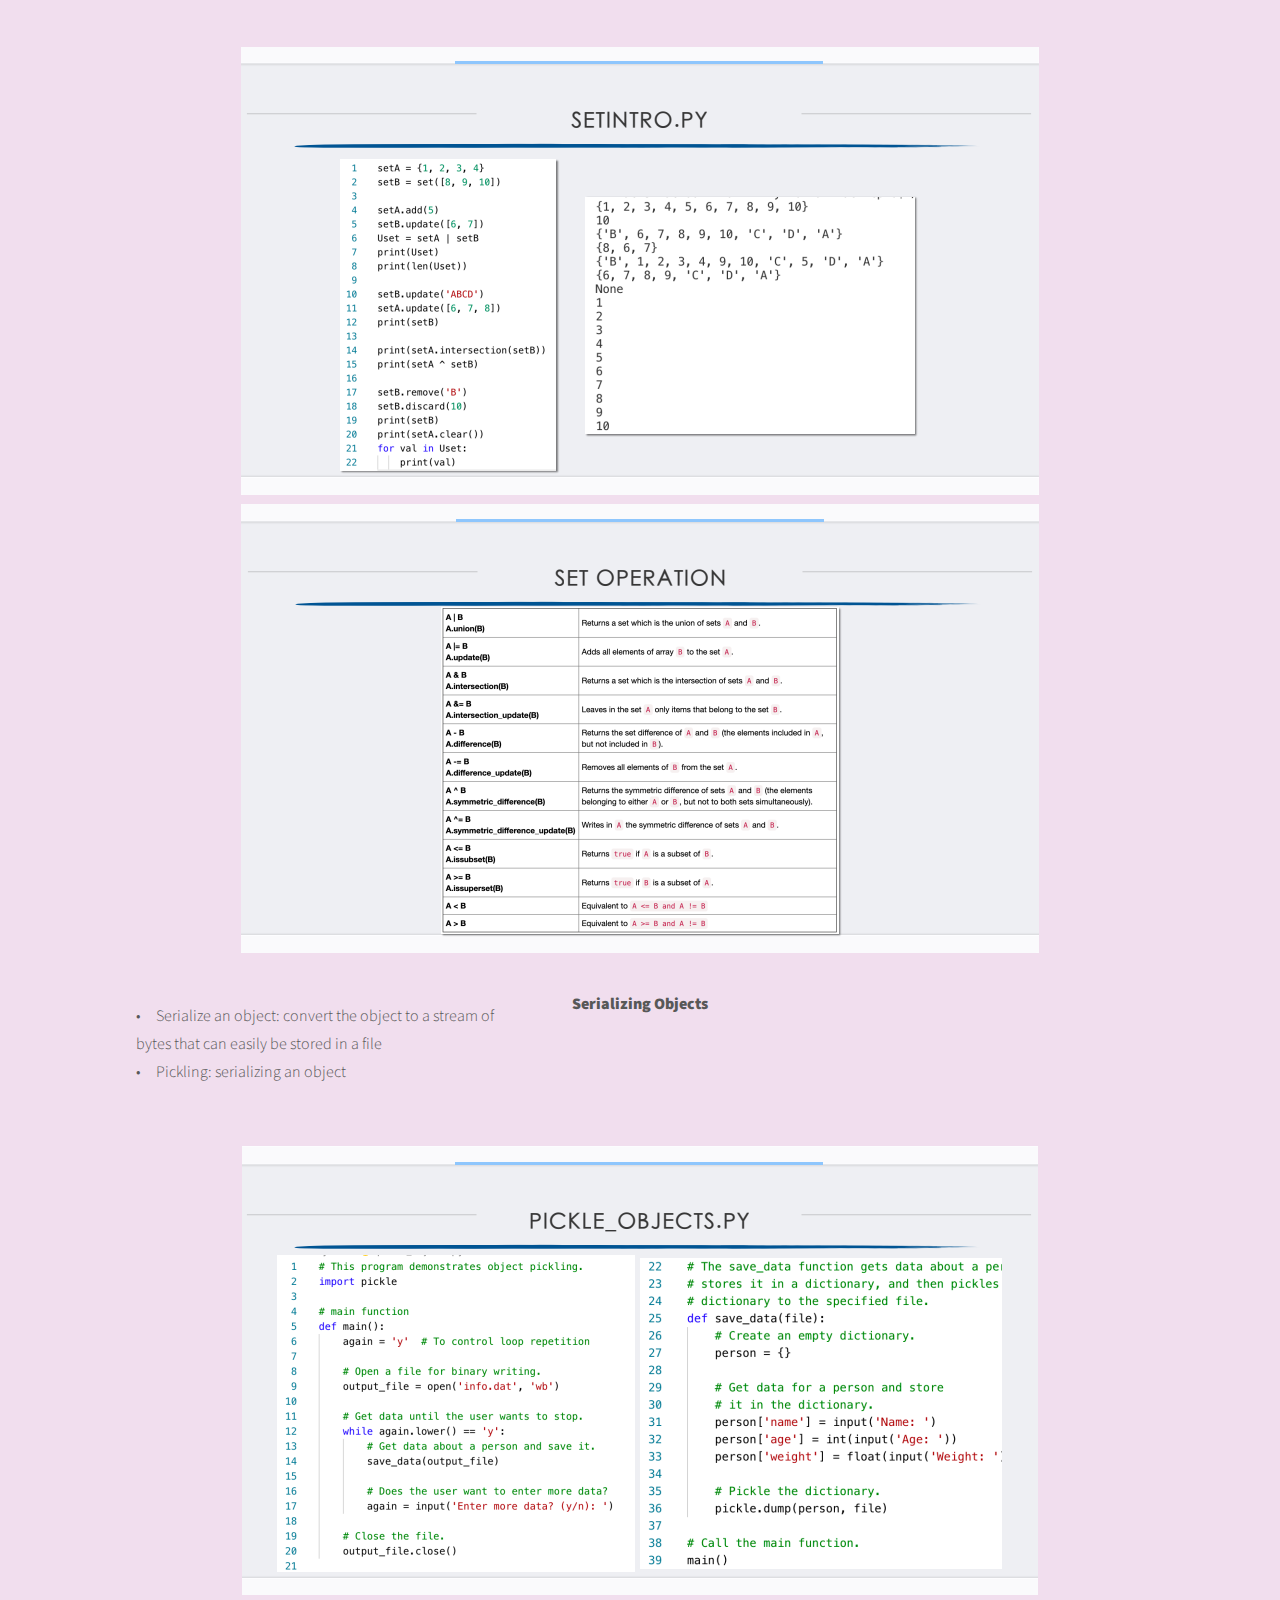
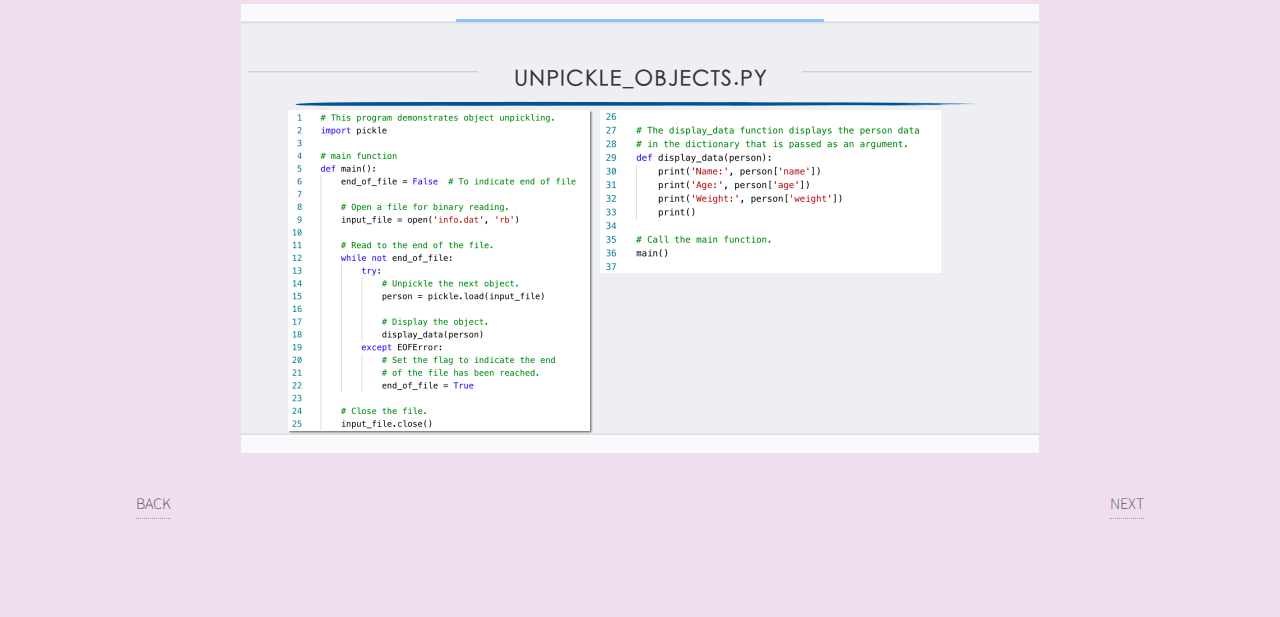
<file: L08.html>
<!DOCTYPE HTML>
<!--
	Phantom by HTML5 UP
	html5up.net | @ajlkn
	Free for personal and commercial use under the CCA 3.0 license (html5up.net/license)
-->
<html>
	<head>
		<title>Lecture 08 </title>
		<meta charset="utf-8" />
		<meta name="viewport" content="width=device-width, initial-scale=1, user-scalable=no" />
		<link rel="stylesheet" href="assets/css/main.css" />
		<noscript><link rel="stylesheet" href="assets/css/noscript.css" /></noscript>
		<link rel="stylesheet" href="assets/css/bg.css">
	</head>
	<body class="is-preload">
		<!-- Wrapper -->
			<div id="wrapper">

				<!-- Header -->
					<header id="header">
						<div class="inner">

							<!-- Logo -->
								<a href="index.html" class="logo">
									<span class="symbol"><img src="images/piVD4IFo.png" alt="" /></span><span class="title">Home</span>
								</a>

						
				<!-- Main -->
					<div id="main">
						<div class="inner">
                            <h1>Dictionaries and Sets</h1>
                            <p>•&nbsp;&nbsp;&nbsp;&nbsp; Dictionary: object that stores a collection of data <br>

                                &nbsp;&nbsp;&nbsp;&nbsp;• &nbsp;&nbsp;&nbsp;&nbsp;Each element consists of a key and a value <br>
                                
                                &nbsp;&nbsp;&nbsp;&nbsp;&nbsp;&nbsp;&nbsp;&nbsp;• &nbsp;&nbsp;&nbsp;&nbsp;Often referred to as mapping of key to value <br>
                                
                                &nbsp;&nbsp;&nbsp;&nbsp;&nbsp;&nbsp;&nbsp;&nbsp;•&nbsp;&nbsp;&nbsp;&nbsp;Key must be an immutable object <br>
                                
                                &nbsp;&nbsp;&nbsp;&nbsp;•&nbsp;&nbsp;&nbsp;&nbsp;To retrieve a specific value, use the key associated with it <br>
                                
                                &nbsp;&nbsp;&nbsp;&nbsp;•&nbsp;&nbsp;&nbsp;&nbsp;Format for creating a dictionary <br>
                                
                                <strong> dictionary = {key1:val1, key2:val2} </strong></p> <br>
                            <center><img src="images/L08/1.png" alt=""></center> <br>
                            <center><strong>DICTIONARY NUMBER OF ELEMENTS AND MIXING DATA TYPES</strong></center>
                            <p>• &nbsp;&nbsp;&nbsp;&nbsp;len function: used to obtain number of elements in a <br>

                                dictionary <br>
                                 
                                • &nbsp;&nbsp;&nbsp;&nbsp;Keys must be immutable objects, but associated <br>
                                
                                values can be any type of object <br>
                                
                                 &nbsp;&nbsp;&nbsp;&nbsp;&nbsp;&nbsp;&nbsp;&nbsp;• One dictionary can include keys of several different <br>
                                immutable types <br>
                                
                                • &nbsp;&nbsp;&nbsp;&nbsp;Values stored in a single dictionary can be of different <br>
                                
                                types</p> 
                            <center><strong>CREATING AN EMPTY DICTIONARY AND USING FOR LOOP</strong></center>
                            <p>• &nbsp;&nbsp;&nbsp;&nbsp;To create an empty dictionary: <br> 


                                &nbsp;&nbsp;&nbsp;&nbsp;&nbsp;&nbsp;&nbsp;&nbsp;• Use {}  <br>
                                
                                &nbsp;&nbsp;&nbsp;&nbsp;&nbsp;&nbsp;&nbsp;&nbsp;• Use built-in function dict() <br>
                                
                                &nbsp;&nbsp;&nbsp;&nbsp;&nbsp;&nbsp;&nbsp;&nbsp;• Elements can be added to the dictionary as program <b></b>
                                executes <br>
                                
                                • &nbsp;&nbsp;&nbsp;&nbsp;Use a for loop to iterate over a dictionary <br>
                                
                                &nbsp;&nbsp;&nbsp;&nbsp;&nbsp;&nbsp;&nbsp;&nbsp;•  General format: for key in dictionary: <br>
                                
                                <strong>for key in dictionary: </strong> </p> <br>
                            <center><img src="images/L08/2.png" alt=""></center>
                            <center><img src="images/L08/3.png" alt=""></center>
                            <center><img src="images/L08/4.png" alt=""></center> <br>
                            <center><h1>Set</h1></center>
                            <p>• &nbsp;&nbsp;&nbsp;&nbsp;Set: object that stores a collection of data in same <br>

                                &nbsp;&nbsp;&nbsp;&nbsp;&nbsp;&nbsp;&nbsp;way as mathematical set <br>
                                
                                &nbsp;&nbsp;&nbsp;&nbsp;&nbsp;&nbsp;&nbsp;&nbsp;• All items must be unique <br>
                                
                                &nbsp;&nbsp;&nbsp;&nbsp;&nbsp;&nbsp;&nbsp;&nbsp;• Set is unordered <br>
                                
                                &nbsp;&nbsp;&nbsp;&nbsp;&nbsp;&nbsp;&nbsp;&nbsp;• Elements can be of different data types</p> <br>
                            <center><img src="images/L08/setintro.png" alt=""></center>
                            <center><img src="images/L08/set op.png" alt=""></center> <br>
                            <center><strong>Serializing Objects</strong></center>
                            <p>•  &nbsp;&nbsp;&nbsp;&nbsp;Serialize an object: convert the object to a stream of <br>

                                bytes that can easily be stored in a file <br>
                                
                                •  &nbsp;&nbsp;&nbsp;&nbsp;Pickling: serializing an object</p> <br>
                            <center><img src="images/L08/pickle.png" alt=""></center>
                            <center><img src="images/L08/unpickle.png" alt=""></center> <br>
                            <div style="display: flex;flex-direction: row;justify-content: space-between;">
                                <a href="L07.html">BACK</a>
                                <a href="L09.html">NEXT</a>
                            </div>



	</body>
</html>
</file>
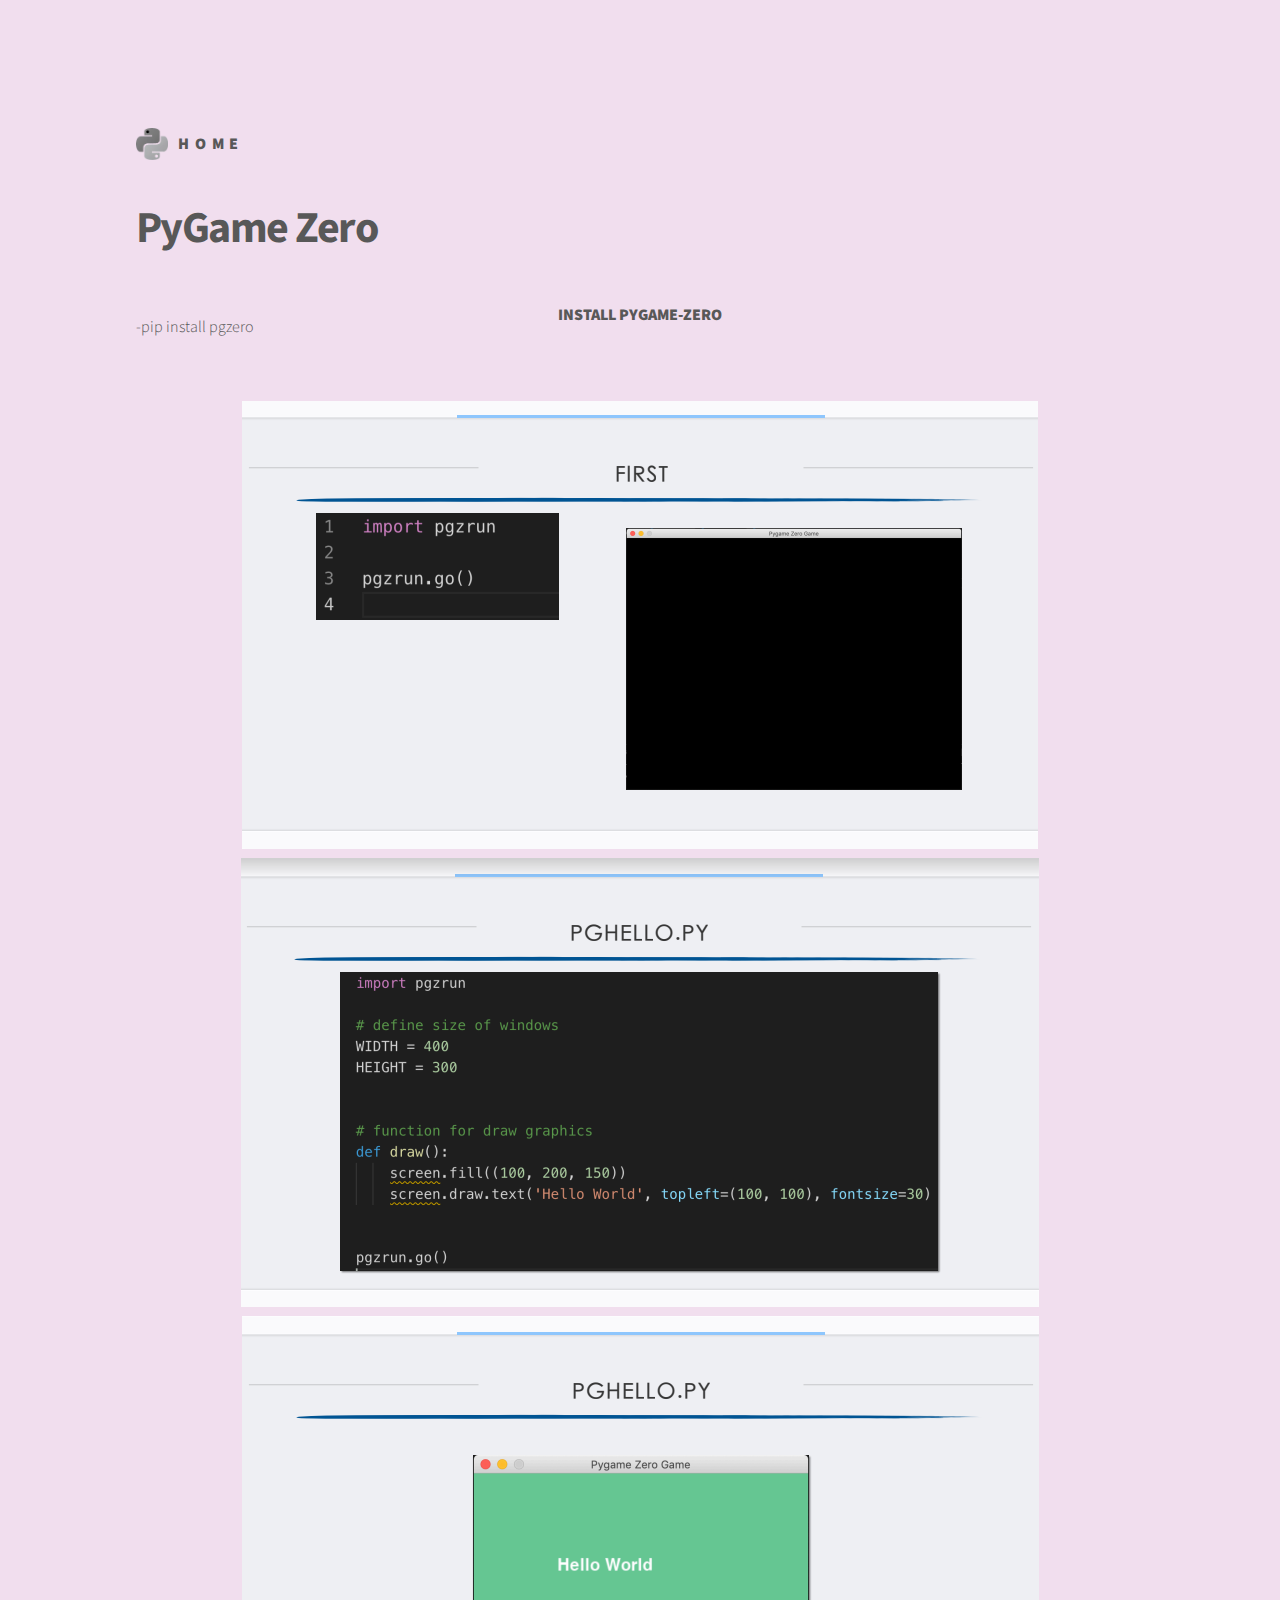
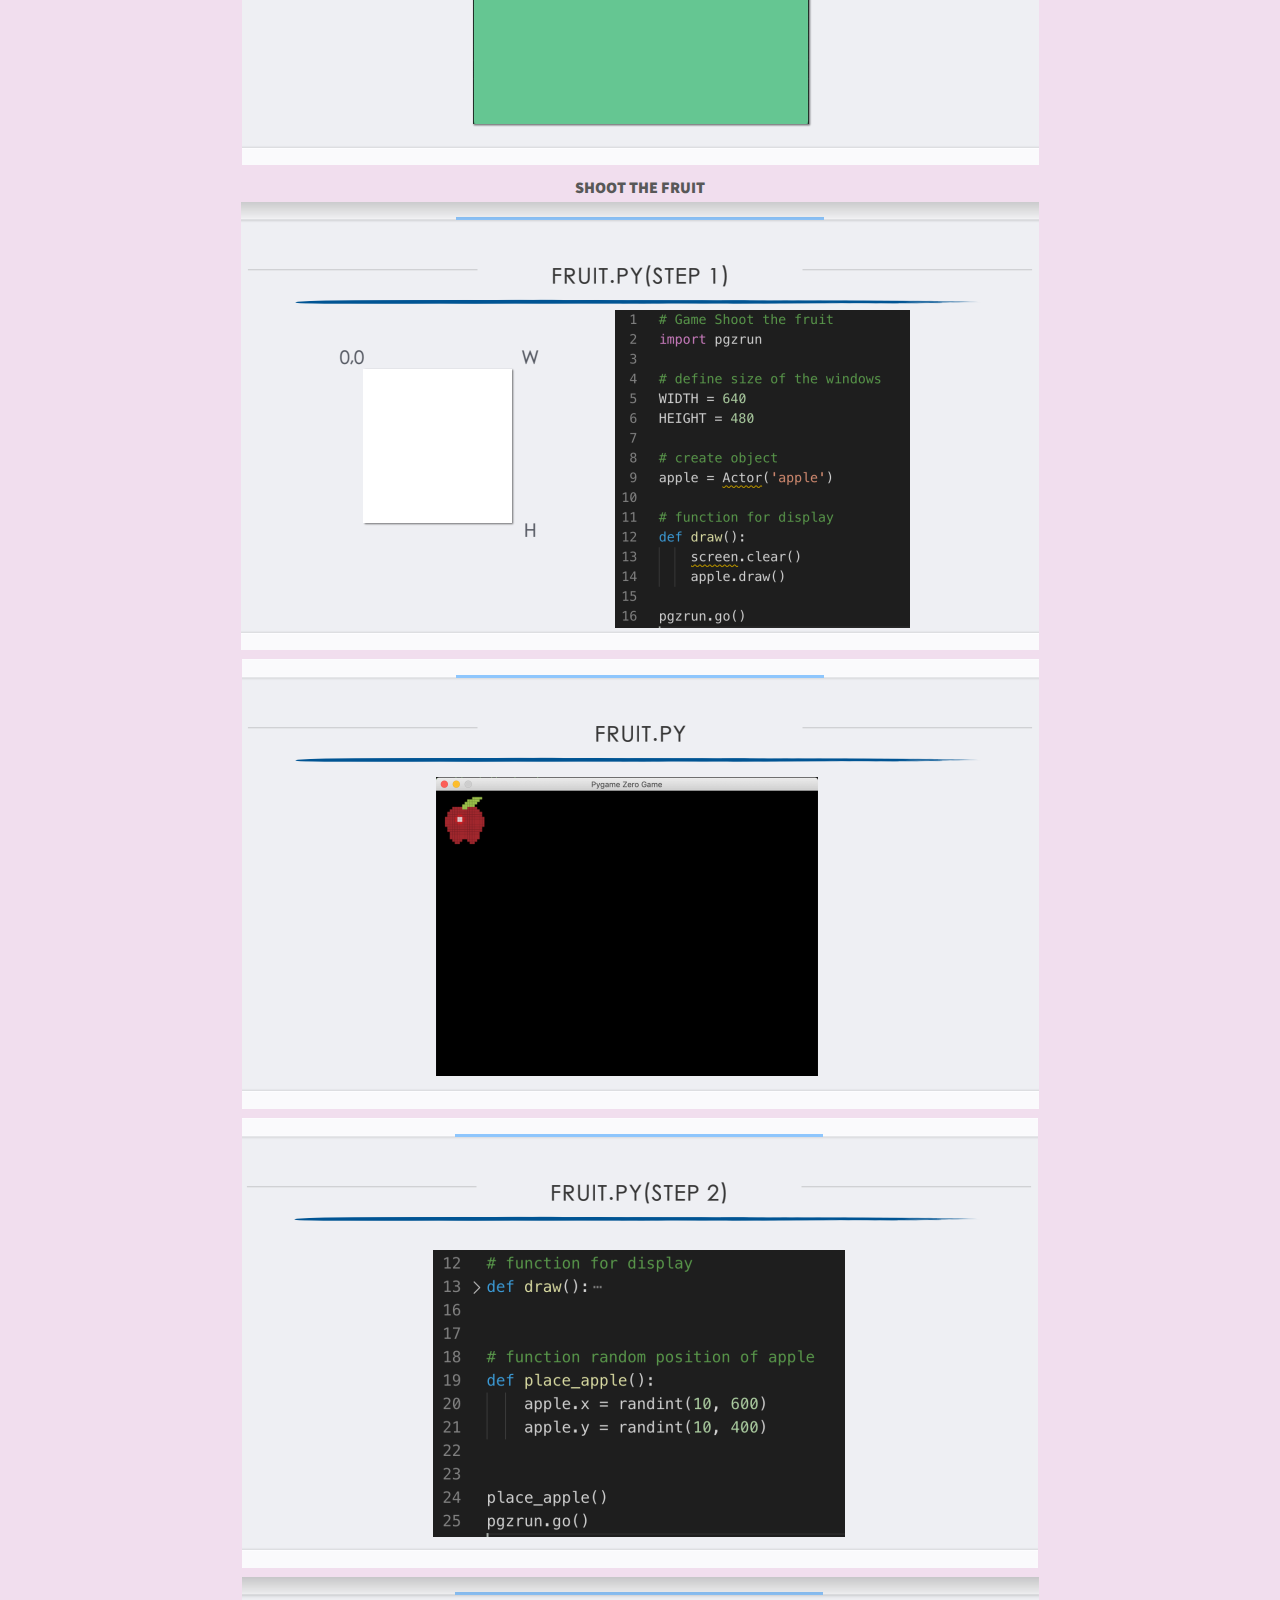
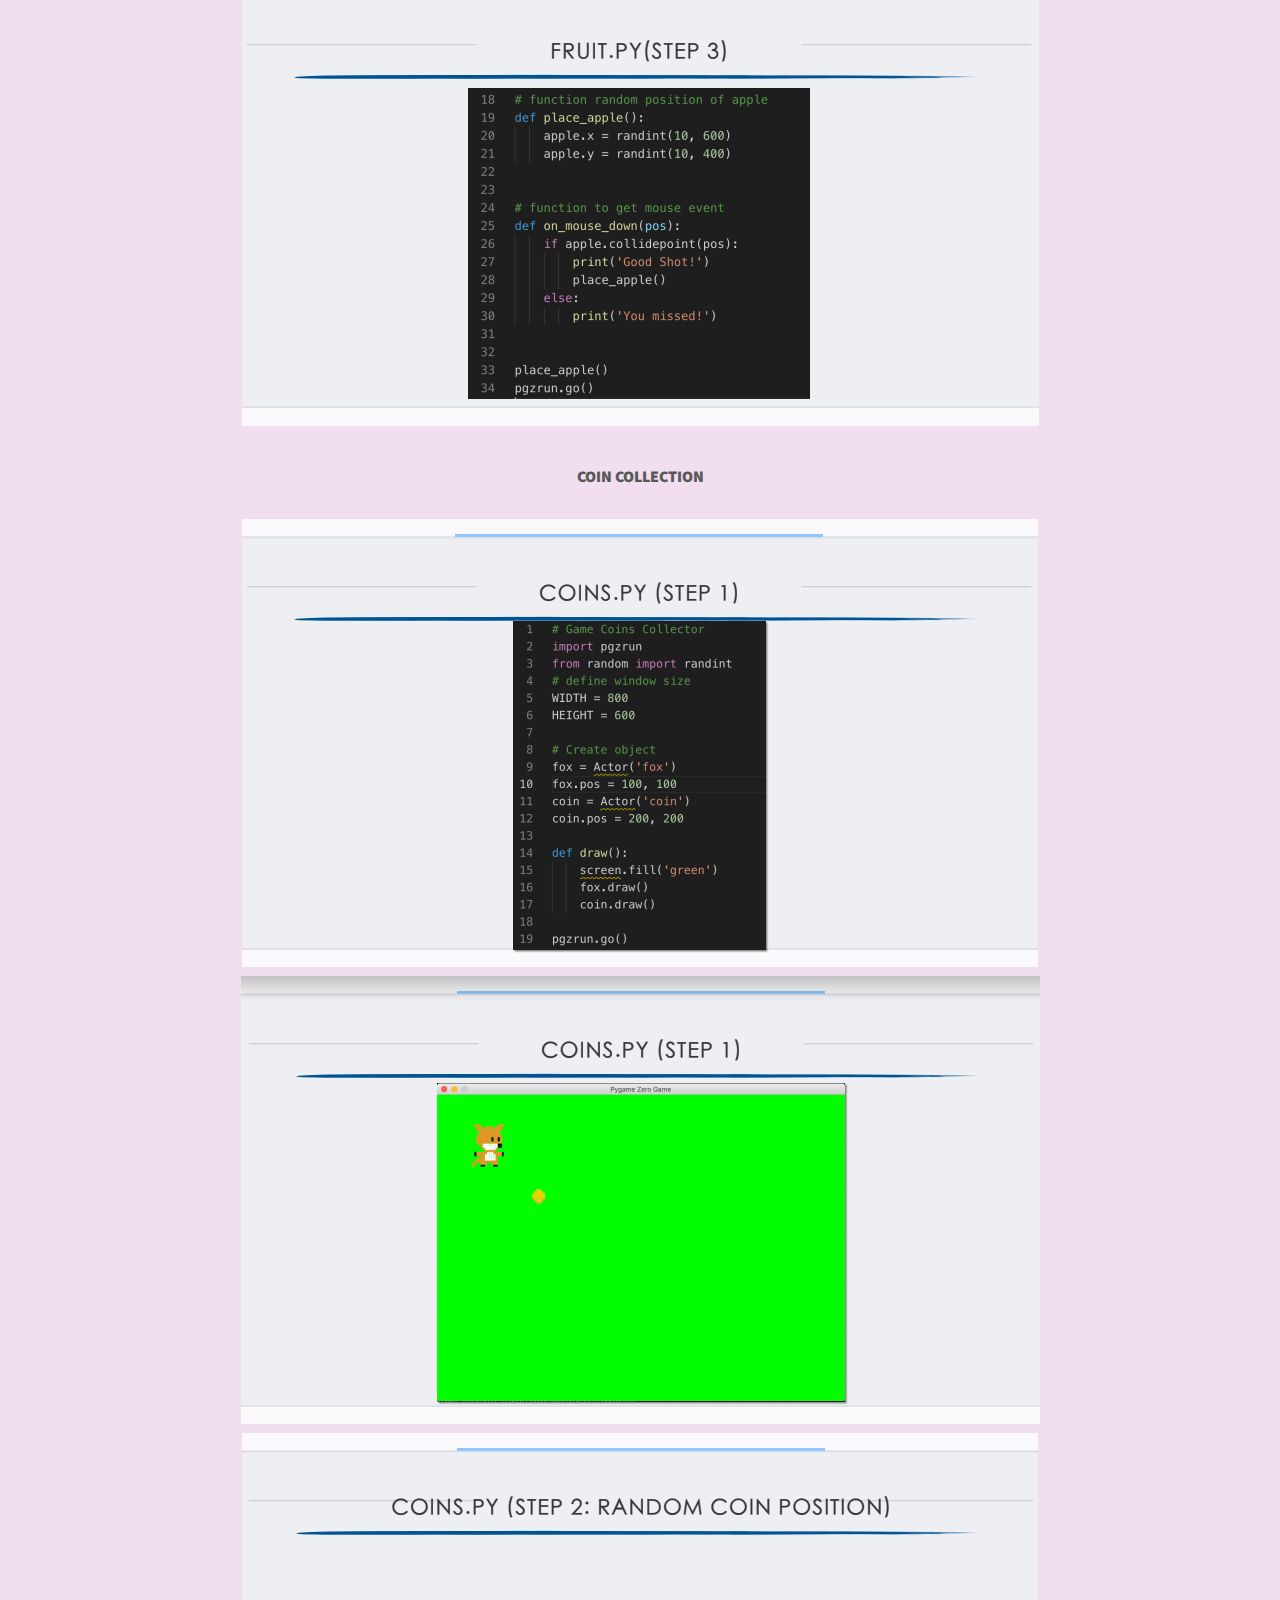
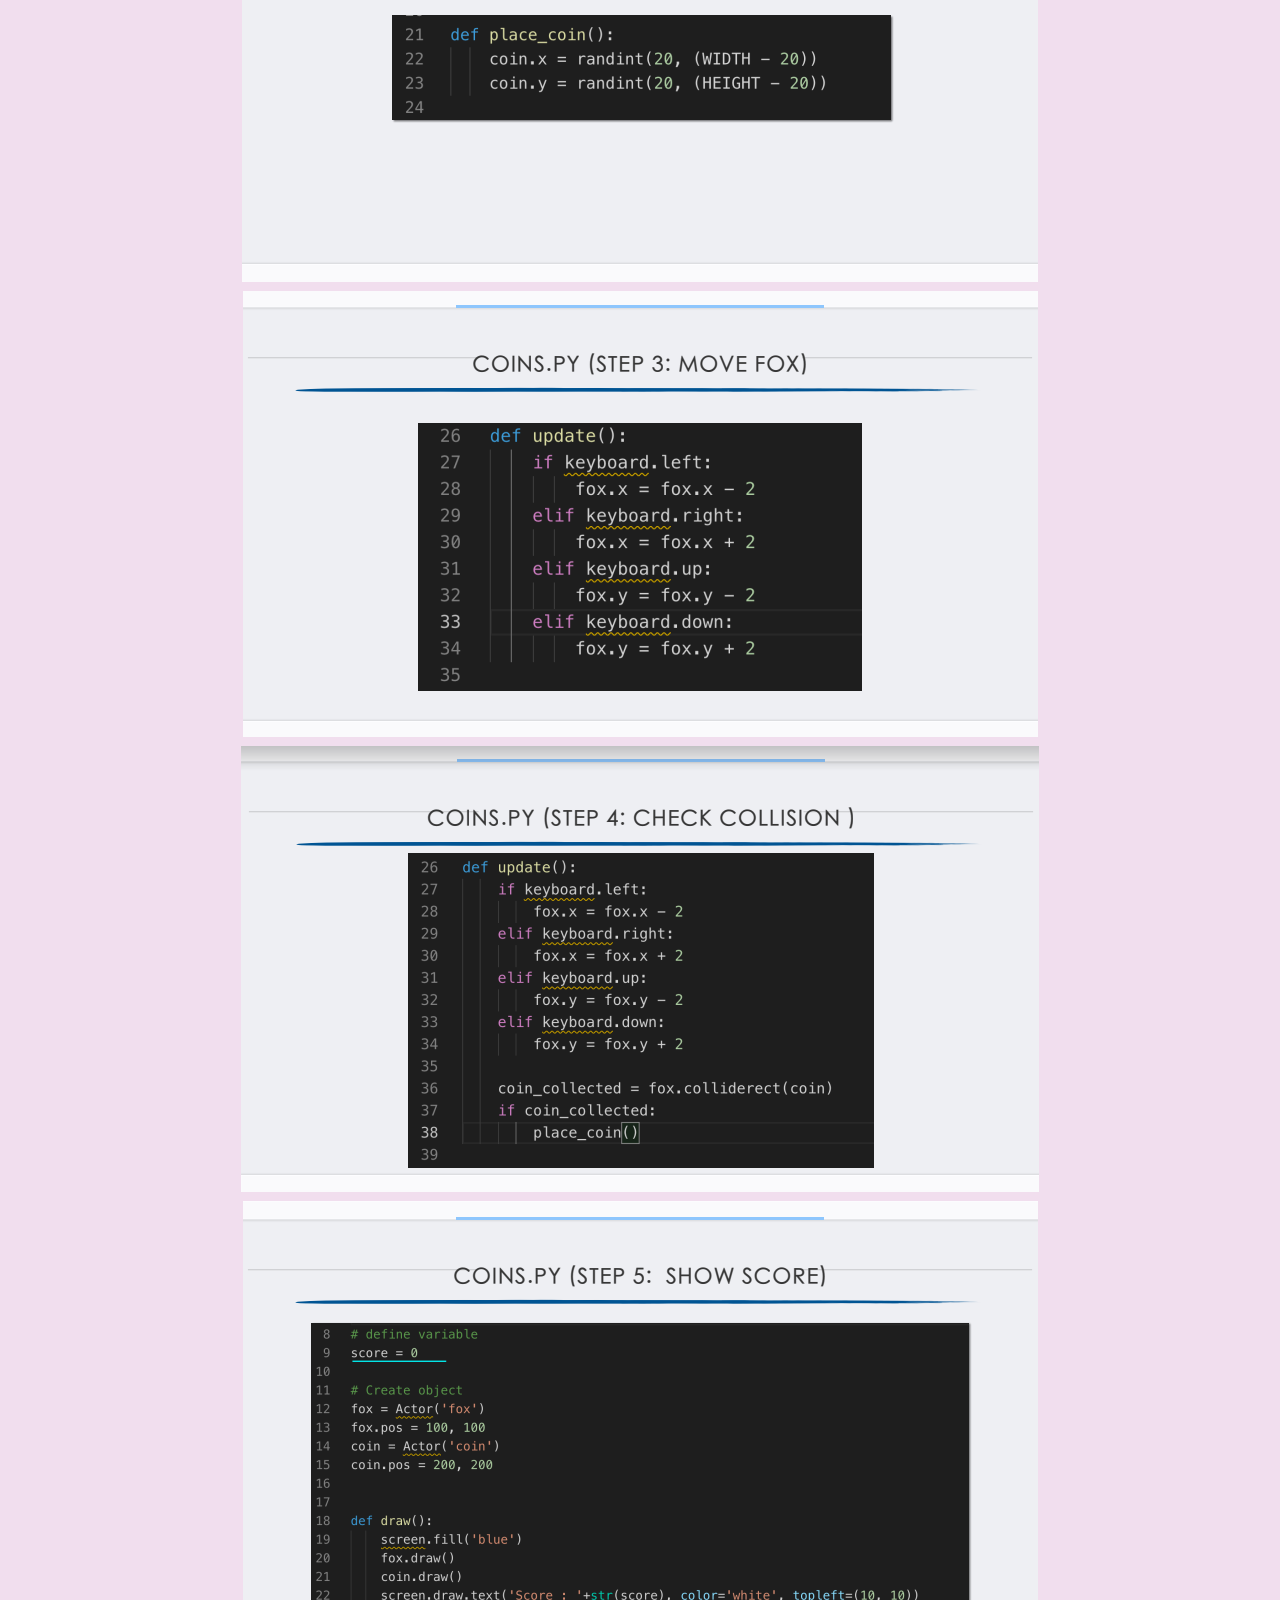
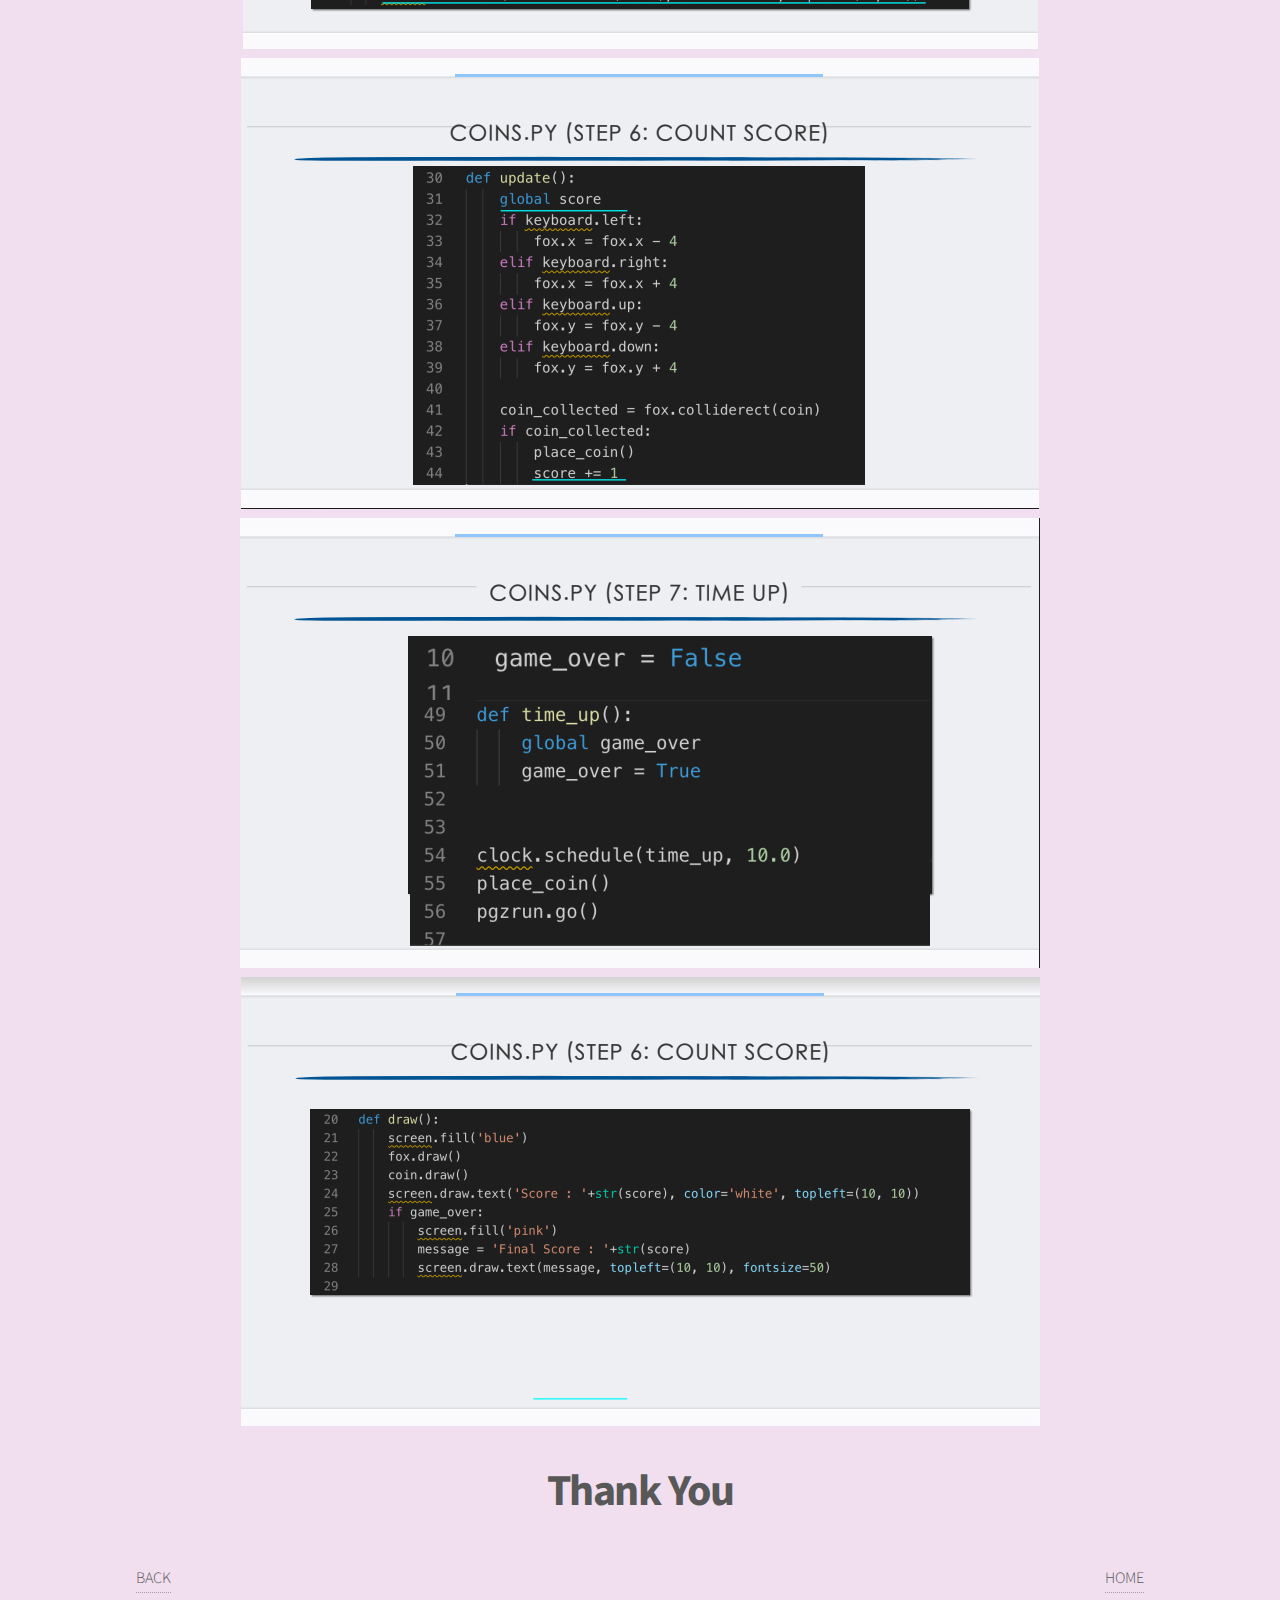
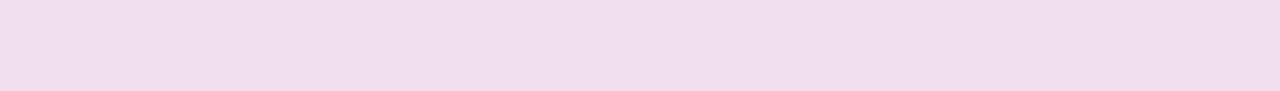
<file: L09.html>
<!DOCTYPE HTML>
<!--
	Phantom by HTML5 UP
	html5up.net | @ajlkn
	Free for personal and commercial use under the CCA 3.0 license (html5up.net/license)
-->
<html>
	<head>
		<title>Lecture 09 </title>
		<meta charset="utf-8" />
		<meta name="viewport" content="width=device-width, initial-scale=1, user-scalable=no" />
		<link rel="stylesheet" href="assets/css/main.css" />
		<noscript><link rel="stylesheet" href="assets/css/noscript.css" /></noscript>
		<link rel="stylesheet" href="assets/css/bg.css">
	</head>
	<body class="is-preload">
		<!-- Wrapper -->
			<div id="wrapper">

				<!-- Header -->
					<header id="header">
						<div class="inner">

							<!-- Logo -->
								<a href="index.html" class="logo">
									<span class="symbol"><img src="images/piVD4IFo.png" alt="" /></span><span class="title">Home</span>
								</a>

							

				<!-- Main -->
					<div id="main">
						<div class="inner">
                            <h1>PyGame Zero</h1>
                            <center><strong>INSTALL PYGAME-ZERO</strong></center>
                            <p>-pip install pgzero</p> <br>
                            <center><img src="images/L09/first.png" alt=""></center>
                            <center><img src="images/L09/second.png" alt=""></center>
                            <center><img src="images/L09/pghello.png" alt=""></center>
                            <center><strong>SHOOT THE FRUIT</strong></center>
                            <center><img src="images/L09/ft1.png" alt=""></center>
                            <center><img src="images/L09/ft2.png" alt=""></center>
                            <center><img src="images/L09/ft3.png" alt=""></center>
                            <center><img src="images/L09/ft4.png" alt=""></center> <br>
                            <center><strong>COIN COLLECTION</strong></center> <br>
                            <center><img src="images/L09/cn1.png" alt=""></center>
                            <center><img src="images/L09/cn2.png" alt=""></center>
                            <center><img src="images/L09/cn3.png" alt=""></center>
                            <center><img src="images/L09/cn4.png" alt=""></center>
                            <center><img src="images/L09/cn5.png" alt=""></center>
                            <center><img src="images/L09/cn6.png" alt=""></center>
                            <center><img src="images/L09/cn7.png" alt=""></center>
                            <center><img src="images/L09/cn8.png" alt=""></center>
                            <center><img src="images/L09/cn9.png" alt=""></center> <br>
                            <center><h1>Thank You</h1></center>
							<div style="display: flex;flex-direction: row;justify-content: space-between;">
								<a href="L08.html">BACK</a>
								<a href="index.html">HOME</a>
							</div>



                           

	</body>
</html>
</file>
<file: assets/css/noscript.css>
/*
	Phantom by HTML5 UP
	html5up.net | @ajlkn
	Free for personal and commercial use under the CCA 3.0 license (html5up.net/license)
*/

/* Tiles */

	body.is-preload .tiles article {
		-moz-transform: none;
		-webkit-transform: none;
		-ms-transform: none;
		transform: none;
		opacity: 1;
	}
</file>
<file: assets/css/bg.css>
body {
    background-color: #F1DEEE;
  }
</file>
<file: assets/css/main.css>
@import url(fontawesome-all.min.css);
@import url("https://fonts.googleapis.com/css?family=Source+Sans+Pro:300,700,900");

/*
	Phantom by HTML5 UP
	html5up.net | @ajlkn
	Free for personal and commercial use under the CCA 3.0 license (html5up.net/license)
*/

html, body, div, span, applet, object,
iframe, h1, h2, h3, h4, h5, h6, p, blockquote,
pre, a, abbr, acronym, address, big, cite,
code, del, dfn, em, img, ins, kbd, q, s, samp,
small, strike, strong, sub, sup, tt, var, b,
u, i, center, dl, dt, dd, ol, ul, li, fieldset,
form, label, legend, table, caption, tbody,
tfoot, thead, tr, th, td, article, aside,
canvas, details, embed, figure, figcaption,
footer, header, hgroup, menu, nav, output, ruby,
section, summary, time, mark, audio, video {
	margin: 0;
	padding: 0;
	border: 0;
	font-size: 100%;
	font: inherit;
	vertical-align: baseline;}

article, aside, details, figcaption, figure,
footer, header, hgroup, menu, nav, section {
	display: block;}

body {
	line-height: 1;
}

ol, ul {
	list-style: none;
}

blockquote, q {
	quotes: none;
}

	blockquote:before, blockquote:after, q:before, q:after {
		content: '';
		content: none;
	}

table {
	border-collapse: collapse;
	border-spacing: 0;
}

body {
	-webkit-text-size-adjust: none;
}

mark {
	background-color: transparent;
	color: inherit;
}

input::-moz-focus-inner {
	border: 0;
	padding: 0;
}

input, select, textarea {
	-moz-appearance: none;
	-webkit-appearance: none;
	-ms-appearance: none;
	appearance: none;
}

/* Basic */

	@-ms-viewport {
		width: device-width;
	}

	body {
		-ms-overflow-style: scrollbar;
	}

	@media screen and (max-width: 480px) {

		html, body {
			min-width: 320px;
		}

	}

	html {
		box-sizing: border-box;
	}

	*, *:before, *:after {
		box-sizing: inherit;
	}

	body {
		background: #ffffff;
	}

		body.is-preload *, body.is-preload *:before, body.is-preload *:after {
			-moz-animation: none !important;
			-webkit-animation: none !important;
			-ms-animation: none !important;
			animation: none !important;
			-moz-transition: none !important;
			-webkit-transition: none !important;
			-ms-transition: none !important;
			transition: none !important;
		}

/* Type */

	body, input, select, textarea {
		color: #585858;
		font-family: "Source Sans Pro", Helvetica, sans-serif;
		font-size: 16pt;
		font-weight: 300;
		line-height: 1.75;
	}

		@media screen and (max-width: 1680px) {

			body, input, select, textarea {
				font-size: 14pt;
			}

		}

		@media screen and (max-width: 1280px) {

			body, input, select, textarea {
				font-size: 12pt;
			}

		}

	a {
		-moz-transition: border-bottom-color 0.2s ease, color 0.2s ease;
		-webkit-transition: border-bottom-color 0.2s ease, color 0.2s ease;
		-ms-transition: border-bottom-color 0.2s ease, color 0.2s ease;
		transition: border-bottom-color 0.2s ease, color 0.2s ease;
		text-decoration: none;
		color: #585858;
		border-bottom: dotted 1px rgba(88, 88, 88, 0.5);
	}

		a:hover {
			border-bottom-color: transparent;
			color: #f2849e !important;
		}

	strong, b {
		font-weight: 900;
	}

	em, i {
		font-style: italic;
	}

	p {
		margin: 0 0 2em 0;
	}

	h1 {
		font-size: 2.75em;
		font-weight: 700;
		line-height: 1.3;
		margin: 0 0 1em 0;
		letter-spacing: -0.035em;
	}

		h1 a {
			color: inherit;
		}

		@media screen and (max-width: 736px) {

			h1 {
				font-size: 2em;
				margin: 0 0 1em 0;
			}

		}

		@media screen and (max-width: 360px) {

			h1 {
				font-size: 1.75em;
			}

		}

	h2, h3, h4, h5, h6 {
		font-weight: 900;
		line-height: 1.5;
		margin: 0 0 2em 0;
		text-transform: uppercase;
		letter-spacing: 0.35em;
	}

		h2 a, h3 a, h4 a, h5 a, h6 a {
			color: inherit;
		}

	h2 {
		font-size: 1.1em;
	}

	h3 {
		font-size: 1em;
	}

	h4 {
		font-size: 0.8em;
	}

	h5 {
		font-size: 0.8em;
	}

	h6 {
		font-size: 0.8em;
	}

	@media screen and (max-width: 980px) {

		h1 br, h2 br, h3 br, h4 br, h5 br, h6 br {
			display: none;
		}

	}

	@media screen and (max-width: 736px) {

		h2 {
			font-size: 1em;
		}

		h3 {
			font-size: 0.8em;
		}

	}

	sub {
		font-size: 0.8em;
		position: relative;
		top: 0.5em;
	}

	sup {
		font-size: 0.8em;
		position: relative;
		top: -0.5em;
	}

	blockquote {
		border-left: solid 4px #c9c9c9;
		font-style: italic;
		margin: 0 0 2em 0;
		padding: 0.5em 0 0.5em 2em;
	}

	code {
		background: rgba(144, 144, 144, 0.075);
		border-radius: 4px;
		border: solid 1px #c9c9c9;
		font-family: "Courier New", monospace;
		font-size: 0.9em;
		margin: 0 0.25em;
		padding: 0.25em 0.65em;
	}

	pre {
		-webkit-overflow-scrolling: touch;
		font-family: "Courier New", monospace;
		font-size: 0.9em;
		margin: 0 0 2em 0;
	}

		pre code {
			display: block;
			line-height: 1.75;
			padding: 1em 1.5em;
			overflow-x: auto;
		}

	hr {
		border: 0;
		border-bottom: solid 1px #c9c9c9;
		margin: 2em 0;
	}

		hr.major {
			margin: 3em 0;
		}

	.align-left {
		text-align: left;
	}

	.align-center {
		text-align: center;
	}

	.align-right {
		text-align: right;
	}

/* Row */

	.row {
		display: flex;
		flex-wrap: wrap;
		box-sizing: border-box;
		align-items: stretch;
	}

		.row > * {
			box-sizing: border-box;
		}

		.row.gtr-uniform > * > :last-child {
			margin-bottom: 0;
		}

		.row.aln-left {
			justify-content: flex-start;
		}

		.row.aln-center {
			justify-content: center;
		}

		.row.aln-right {
			justify-content: flex-end;
		}

		.row.aln-top {
			align-items: flex-start;
		}

		.row.aln-middle {
			align-items: center;
		}

		.row.aln-bottom {
			align-items: flex-end;
		}

		.row > .imp {
			order: -1;
		}

		.row > .col-1 {
			width: 8.33333%;
		}

		.row > .off-1 {
			margin-left: 8.33333%;
		}

		.row > .col-2 {
			width: 16.66667%;
		}

		.row > .off-2 {
			margin-left: 16.66667%;
		}

		.row > .col-3 {
			width: 25%;
		}

		.row > .off-3 {
			margin-left: 25%;
		}

		.row > .col-4 {
			width: 33.33333%;
		}

		.row > .off-4 {
			margin-left: 33.33333%;
		}

		.row > .col-5 {
			width: 41.66667%;
		}

		.row > .off-5 {
			margin-left: 41.66667%;
		}

		.row > .col-6 {
			width: 50%;
		}

		.row > .off-6 {
			margin-left: 50%;
		}

		.row > .col-7 {
			width: 58.33333%;
		}

		.row > .off-7 {
			margin-left: 58.33333%;
		}

		.row > .col-8 {
			width: 66.66667%;
		}

		.row > .off-8 {
			margin-left: 66.66667%;
		}

		.row > .col-9 {
			width: 75%;
		}

		.row > .off-9 {
			margin-left: 75%;
		}

		.row > .col-10 {
			width: 83.33333%;
		}

		.row > .off-10 {
			margin-left: 83.33333%;
		}

		.row > .col-11 {
			width: 91.66667%;
		}

		.row > .off-11 {
			margin-left: 91.66667%;
		}

		.row > .col-12 {
			width: 100%;
		}

		.row > .off-12 {
			margin-left: 100%;
		}

		.row.gtr-0 {
			margin-top: 0;
			margin-left: 0em;
		}

			.row.gtr-0 > * {
				padding: 0 0 0 0em;
			}

			.row.gtr-0.gtr-uniform {
				margin-top: 0em;
			}

				.row.gtr-0.gtr-uniform > * {
					padding-top: 0em;
				}

		.row.gtr-25 {
			margin-top: 0;
			margin-left: -0.5em;
		}

			.row.gtr-25 > * {
				padding: 0 0 0 0.5em;
			}

			.row.gtr-25.gtr-uniform {
				margin-top: -0.5em;
			}

				.row.gtr-25.gtr-uniform > * {
					padding-top: 0.5em;
				}

		.row.gtr-50 {
			margin-top: 0;
			margin-left: -1em;
		}

			.row.gtr-50 > * {
				padding: 0 0 0 1em;
			}

			.row.gtr-50.gtr-uniform {
				margin-top: -1em;
			}

				.row.gtr-50.gtr-uniform > * {
					padding-top: 1em;
				}

		.row {
			margin-top: 0;
			margin-left: -2em;
		}

			.row > * {
				padding: 0 0 0 2em;
			}

			.row.gtr-uniform {
				margin-top: -2em;
			}

				.row.gtr-uniform > * {
					padding-top: 2em;
				}

		.row.gtr-150 {
			margin-top: 0;
			margin-left: -3em;
		}

			.row.gtr-150 > * {
				padding: 0 0 0 3em;
			}

			.row.gtr-150.gtr-uniform {
				margin-top: -3em;
			}

				.row.gtr-150.gtr-uniform > * {
					padding-top: 3em;
				}

		.row.gtr-200 {
			margin-top: 0;
			margin-left: -4em;
		}

			.row.gtr-200 > * {
				padding: 0 0 0 4em;
			}

			.row.gtr-200.gtr-uniform {
				margin-top: -4em;
			}

				.row.gtr-200.gtr-uniform > * {
					padding-top: 4em;
				}

		@media screen and (max-width: 1680px) {

			.row {
				display: flex;
				flex-wrap: wrap;
				box-sizing: border-box;
				align-items: stretch;
			}

				.row > * {
					box-sizing: border-box;
				}

				.row.gtr-uniform > * > :last-child {
					margin-bottom: 0;
				}

				.row.aln-left {
					justify-content: flex-start;
				}

				.row.aln-center {
					justify-content: center;
				}

				.row.aln-right {
					justify-content: flex-end;
				}

				.row.aln-top {
					align-items: flex-start;
				}

				.row.aln-middle {
					align-items: center;
				}

				.row.aln-bottom {
					align-items: flex-end;
				}

				.row > .imp-xlarge {
					order: -1;
				}

				.row > .col-1-xlarge {
					width: 8.33333%;
				}

				.row > .off-1-xlarge {
					margin-left: 8.33333%;
				}

				.row > .col-2-xlarge {
					width: 16.66667%;
				}

				.row > .off-2-xlarge {
					margin-left: 16.66667%;
				}

				.row > .col-3-xlarge {
					width: 25%;
				}

				.row > .off-3-xlarge {
					margin-left: 25%;
				}

				.row > .col-4-xlarge {
					width: 33.33333%;
				}

				.row > .off-4-xlarge {
					margin-left: 33.33333%;
				}

				.row > .col-5-xlarge {
					width: 41.66667%;
				}

				.row > .off-5-xlarge {
					margin-left: 41.66667%;
				}

				.row > .col-6-xlarge {
					width: 50%;
				}

				.row > .off-6-xlarge {
					margin-left: 50%;
				}

				.row > .col-7-xlarge {
					width: 58.33333%;
				}

				.row > .off-7-xlarge {
					margin-left: 58.33333%;
				}

				.row > .col-8-xlarge {
					width: 66.66667%;
				}

				.row > .off-8-xlarge {
					margin-left: 66.66667%;
				}

				.row > .col-9-xlarge {
					width: 75%;
				}

				.row > .off-9-xlarge {
					margin-left: 75%;
				}

				.row > .col-10-xlarge {
					width: 83.33333%;
				}

				.row > .off-10-xlarge {
					margin-left: 83.33333%;
				}

				.row > .col-11-xlarge {
					width: 91.66667%;
				}

				.row > .off-11-xlarge {
					margin-left: 91.66667%;
				}

				.row > .col-12-xlarge {
					width: 100%;
				}

				.row > .off-12-xlarge {
					margin-left: 100%;
				}

				.row.gtr-0 {
					margin-top: 0;
					margin-left: 0em;
				}

					.row.gtr-0 > * {
						padding: 0 0 0 0em;
					}

					.row.gtr-0.gtr-uniform {
						margin-top: 0em;
					}

						.row.gtr-0.gtr-uniform > * {
							padding-top: 0em;
						}

				.row.gtr-25 {
					margin-top: 0;
					margin-left: -0.5em;
				}

					.row.gtr-25 > * {
						padding: 0 0 0 0.5em;
					}

					.row.gtr-25.gtr-uniform {
						margin-top: -0.5em;
					}

						.row.gtr-25.gtr-uniform > * {
							padding-top: 0.5em;
						}

				.row.gtr-50 {
					margin-top: 0;
					margin-left: -1em;
				}

					.row.gtr-50 > * {
						padding: 0 0 0 1em;
					}

					.row.gtr-50.gtr-uniform {
						margin-top: -1em;
					}

						.row.gtr-50.gtr-uniform > * {
							padding-top: 1em;
						}

				.row {
					margin-top: 0;
					margin-left: -2em;
				}

					.row > * {
						padding: 0 0 0 2em;
					}

					.row.gtr-uniform {
						margin-top: -2em;
					}

						.row.gtr-uniform > * {
							padding-top: 2em;
						}

				.row.gtr-150 {
					margin-top: 0;
					margin-left: -3em;
				}

					.row.gtr-150 > * {
						padding: 0 0 0 3em;
					}

					.row.gtr-150.gtr-uniform {
						margin-top: -3em;
					}

						.row.gtr-150.gtr-uniform > * {
							padding-top: 3em;
						}

				.row.gtr-200 {
					margin-top: 0;
					margin-left: -4em;
				}

					.row.gtr-200 > * {
						padding: 0 0 0 4em;
					}

					.row.gtr-200.gtr-uniform {
						margin-top: -4em;
					}

						.row.gtr-200.gtr-uniform > * {
							padding-top: 4em;
						}

		}

		@media screen and (max-width: 1280px) {

			.row {
				display: flex;
				flex-wrap: wrap;
				box-sizing: border-box;
				align-items: stretch;
			}

				.row > * {
					box-sizing: border-box;
				}

				.row.gtr-uniform > * > :last-child {
					margin-bottom: 0;
				}

				.row.aln-left {
					justify-content: flex-start;
				}

				.row.aln-center {
					justify-content: center;
				}

				.row.aln-right {
					justify-content: flex-end;
				}

				.row.aln-top {
					align-items: flex-start;
				}

				.row.aln-middle {
					align-items: center;
				}

				.row.aln-bottom {
					align-items: flex-end;
				}

				.row > .imp-large {
					order: -1;
				}

				.row > .col-1-large {
					width: 8.33333%;
				}

				.row > .off-1-large {
					margin-left: 8.33333%;
				}

				.row > .col-2-large {
					width: 16.66667%;
				}

				.row > .off-2-large {
					margin-left: 16.66667%;
				}

				.row > .col-3-large {
					width: 25%;
				}

				.row > .off-3-large {
					margin-left: 25%;
				}

				.row > .col-4-large {
					width: 33.33333%;
				}

				.row > .off-4-large {
					margin-left: 33.33333%;
				}

				.row > .col-5-large {
					width: 41.66667%;
				}

				.row > .off-5-large {
					margin-left: 41.66667%;
				}

				.row > .col-6-large {
					width: 50%;
				}

				.row > .off-6-large {
					margin-left: 50%;
				}

				.row > .col-7-large {
					width: 58.33333%;
				}

				.row > .off-7-large {
					margin-left: 58.33333%;
				}

				.row > .col-8-large {
					width: 66.66667%;
				}

				.row > .off-8-large {
					margin-left: 66.66667%;
				}

				.row > .col-9-large {
					width: 75%;
				}

				.row > .off-9-large {
					margin-left: 75%;
				}

				.row > .col-10-large {
					width: 83.33333%;
				}

				.row > .off-10-large {
					margin-left: 83.33333%;
				}

				.row > .col-11-large {
					width: 91.66667%;
				}

				.row > .off-11-large {
					margin-left: 91.66667%;
				}

				.row > .col-12-large {
					width: 100%;
				}

				.row > .off-12-large {
					margin-left: 100%;
				}

				.row.gtr-0 {
					margin-top: 0;
					margin-left: 0em;
				}

					.row.gtr-0 > * {
						padding: 0 0 0 0em;
					}

					.row.gtr-0.gtr-uniform {
						margin-top: 0em;
					}

						.row.gtr-0.gtr-uniform > * {
							padding-top: 0em;
						}

				.row.gtr-25 {
					margin-top: 0;
					margin-left: -0.5em;
				}

					.row.gtr-25 > * {
						padding: 0 0 0 0.5em;
					}

					.row.gtr-25.gtr-uniform {
						margin-top: -0.5em;
					}

						.row.gtr-25.gtr-uniform > * {
							padding-top: 0.5em;
						}

				.row.gtr-50 {
					margin-top: 0;
					margin-left: -1em;
				}

					.row.gtr-50 > * {
						padding: 0 0 0 1em;
					}

					.row.gtr-50.gtr-uniform {
						margin-top: -1em;
					}

						.row.gtr-50.gtr-uniform > * {
							padding-top: 1em;
						}

				.row {
					margin-top: 0;
					margin-left: -2em;
				}

					.row > * {
						padding: 0 0 0 2em;
					}

					.row.gtr-uniform {
						margin-top: -2em;
					}

						.row.gtr-uniform > * {
							padding-top: 2em;
						}

				.row.gtr-150 {
					margin-top: 0;
					margin-left: -3em;
				}

					.row.gtr-150 > * {
						padding: 0 0 0 3em;
					}

					.row.gtr-150.gtr-uniform {
						margin-top: -3em;
					}

						.row.gtr-150.gtr-uniform > * {
							padding-top: 3em;
						}

				.row.gtr-200 {
					margin-top: 0;
					margin-left: -4em;
				}

					.row.gtr-200 > * {
						padding: 0 0 0 4em;
					}

					.row.gtr-200.gtr-uniform {
						margin-top: -4em;
					}

						.row.gtr-200.gtr-uniform > * {
							padding-top: 4em;
						}

		}

		@media screen and (max-width: 980px) {

			.row {
				display: flex;
				flex-wrap: wrap;
				box-sizing: border-box;
				align-items: stretch;
			}

				.row > * {
					box-sizing: border-box;
				}

				.row.gtr-uniform > * > :last-child {
					margin-bottom: 0;
				}

				.row.aln-left {
					justify-content: flex-start;
				}

				.row.aln-center {
					justify-content: center;
				}

				.row.aln-right {
					justify-content: flex-end;
				}

				.row.aln-top {
					align-items: flex-start;
				}

				.row.aln-middle {
					align-items: center;
				}

				.row.aln-bottom {
					align-items: flex-end;
				}

				.row > .imp-medium {
					order: -1;
				}

				.row > .col-1-medium {
					width: 8.33333%;
				}

				.row > .off-1-medium {
					margin-left: 8.33333%;
				}

				.row > .col-2-medium {
					width: 16.66667%;
				}

				.row > .off-2-medium {
					margin-left: 16.66667%;
				}

				.row > .col-3-medium {
					width: 25%;
				}

				.row > .off-3-medium {
					margin-left: 25%;
				}

				.row > .col-4-medium {
					width: 33.33333%;
				}

				.row > .off-4-medium {
					margin-left: 33.33333%;
				}

				.row > .col-5-medium {
					width: 41.66667%;
				}

				.row > .off-5-medium {
					margin-left: 41.66667%;
				}

				.row > .col-6-medium {
					width: 50%;
				}

				.row > .off-6-medium {
					margin-left: 50%;
				}

				.row > .col-7-medium {
					width: 58.33333%;
				}

				.row > .off-7-medium {
					margin-left: 58.33333%;
				}

				.row > .col-8-medium {
					width: 66.66667%;
				}

				.row > .off-8-medium {
					margin-left: 66.66667%;
				}

				.row > .col-9-medium {
					width: 75%;
				}

				.row > .off-9-medium {
					margin-left: 75%;
				}

				.row > .col-10-medium {
					width: 83.33333%;
				}

				.row > .off-10-medium {
					margin-left: 83.33333%;
				}

				.row > .col-11-medium {
					width: 91.66667%;
				}

				.row > .off-11-medium {
					margin-left: 91.66667%;
				}

				.row > .col-12-medium {
					width: 100%;
				}

				.row > .off-12-medium {
					margin-left: 100%;
				}

				.row.gtr-0 {
					margin-top: 0;
					margin-left: 0em;
				}

					.row.gtr-0 > * {
						padding: 0 0 0 0em;
					}

					.row.gtr-0.gtr-uniform {
						margin-top: 0em;
					}

						.row.gtr-0.gtr-uniform > * {
							padding-top: 0em;
						}

				.row.gtr-25 {
					margin-top: 0;
					margin-left: -0.375em;
				}

					.row.gtr-25 > * {
						padding: 0 0 0 0.375em;
					}

					.row.gtr-25.gtr-uniform {
						margin-top: -0.375em;
					}

						.row.gtr-25.gtr-uniform > * {
							padding-top: 0.375em;
						}

				.row.gtr-50 {
					margin-top: 0;
					margin-left: -0.75em;
				}

					.row.gtr-50 > * {
						padding: 0 0 0 0.75em;
					}

					.row.gtr-50.gtr-uniform {
						margin-top: -0.75em;
					}

						.row.gtr-50.gtr-uniform > * {
							padding-top: 0.75em;
						}

				.row {
					margin-top: 0;
					margin-left: -1.5em;
				}

					.row > * {
						padding: 0 0 0 1.5em;
					}

					.row.gtr-uniform {
						margin-top: -1.5em;
					}

						.row.gtr-uniform > * {
							padding-top: 1.5em;
						}

				.row.gtr-150 {
					margin-top: 0;
					margin-left: -2.25em;
				}

					.row.gtr-150 > * {
						padding: 0 0 0 2.25em;
					}

					.row.gtr-150.gtr-uniform {
						margin-top: -2.25em;
					}

						.row.gtr-150.gtr-uniform > * {
							padding-top: 2.25em;
						}

				.row.gtr-200 {
					margin-top: 0;
					margin-left: -3em;
				}

					.row.gtr-200 > * {
						padding: 0 0 0 3em;
					}

					.row.gtr-200.gtr-uniform {
						margin-top: -3em;
					}

						.row.gtr-200.gtr-uniform > * {
							padding-top: 3em;
						}

		}

		@media screen and (max-width: 736px) {

			.row {
				display: flex;
				flex-wrap: wrap;
				box-sizing: border-box;
				align-items: stretch;
			}

				.row > * {
					box-sizing: border-box;
				}

				.row.gtr-uniform > * > :last-child {
					margin-bottom: 0;
				}

				.row.aln-left {
					justify-content: flex-start;
				}

				.row.aln-center {
					justify-content: center;
				}

				.row.aln-right {
					justify-content: flex-end;
				}

				.row.aln-top {
					align-items: flex-start;
				}

				.row.aln-middle {
					align-items: center;
				}

				.row.aln-bottom {
					align-items: flex-end;
				}

				.row > .imp-small {
					order: -1;
				}

				.row > .col-1-small {
					width: 8.33333%;
				}

				.row > .off-1-small {
					margin-left: 8.33333%;
				}

				.row > .col-2-small {
					width: 16.66667%;
				}

				.row > .off-2-small {
					margin-left: 16.66667%;
				}

				.row > .col-3-small {
					width: 25%;
				}

				.row > .off-3-small {
					margin-left: 25%;
				}

				.row > .col-4-small {
					width: 33.33333%;
				}

				.row > .off-4-small {
					margin-left: 33.33333%;
				}

				.row > .col-5-small {
					width: 41.66667%;
				}

				.row > .off-5-small {
					margin-left: 41.66667%;
				}

				.row > .col-6-small {
					width: 50%;
				}

				.row > .off-6-small {
					margin-left: 50%;
				}

				.row > .col-7-small {
					width: 58.33333%;
				}

				.row > .off-7-small {
					margin-left: 58.33333%;
				}

				.row > .col-8-small {
					width: 66.66667%;
				}

				.row > .off-8-small {
					margin-left: 66.66667%;
				}

				.row > .col-9-small {
					width: 75%;
				}

				.row > .off-9-small {
					margin-left: 75%;
				}

				.row > .col-10-small {
					width: 83.33333%;
				}

				.row > .off-10-small {
					margin-left: 83.33333%;
				}

				.row > .col-11-small {
					width: 91.66667%;
				}

				.row > .off-11-small {
					margin-left: 91.66667%;
				}

				.row > .col-12-small {
					width: 100%;
				}

				.row > .off-12-small {
					margin-left: 100%;
				}

				.row.gtr-0 {
					margin-top: 0;
					margin-left: 0em;
				}

					.row.gtr-0 > * {
						padding: 0 0 0 0em;
					}

					.row.gtr-0.gtr-uniform {
						margin-top: 0em;
					}

						.row.gtr-0.gtr-uniform > * {
							padding-top: 0em;
						}

				.row.gtr-25 {
					margin-top: 0;
					margin-left: -0.25em;
				}

					.row.gtr-25 > * {
						padding: 0 0 0 0.25em;
					}

					.row.gtr-25.gtr-uniform {
						margin-top: -0.25em;
					}

						.row.gtr-25.gtr-uniform > * {
							padding-top: 0.25em;
						}

				.row.gtr-50 {
					margin-top: 0;
					margin-left: -0.5em;
				}

					.row.gtr-50 > * {
						padding: 0 0 0 0.5em;
					}

					.row.gtr-50.gtr-uniform {
						margin-top: -0.5em;
					}

						.row.gtr-50.gtr-uniform > * {
							padding-top: 0.5em;
						}

				.row {
					margin-top: 0;
					margin-left: -1em;
				}

					.row > * {
						padding: 0 0 0 1em;
					}

					.row.gtr-uniform {
						margin-top: -1em;
					}

						.row.gtr-uniform > * {
							padding-top: 1em;
						}

				.row.gtr-150 {
					margin-top: 0;
					margin-left: -1.5em;
				}

					.row.gtr-150 > * {
						padding: 0 0 0 1.5em;
					}

					.row.gtr-150.gtr-uniform {
						margin-top: -1.5em;
					}

						.row.gtr-150.gtr-uniform > * {
							padding-top: 1.5em;
						}

				.row.gtr-200 {
					margin-top: 0;
					margin-left: -2em;
				}

					.row.gtr-200 > * {
						padding: 0 0 0 2em;
					}

					.row.gtr-200.gtr-uniform {
						margin-top: -2em;
					}

						.row.gtr-200.gtr-uniform > * {
							padding-top: 2em;
						}

		}

		@media screen and (max-width: 480px) {

			.row {
				display: flex;
				flex-wrap: wrap;
				box-sizing: border-box;
				align-items: stretch;
			}

				.row > * {
					box-sizing: border-box;
				}

				.row.gtr-uniform > * > :last-child {
					margin-bottom: 0;
				}

				.row.aln-left {
					justify-content: flex-start;
				}

				.row.aln-center {
					justify-content: center;
				}

				.row.aln-right {
					justify-content: flex-end;
				}

				.row.aln-top {
					align-items: flex-start;
				}

				.row.aln-middle {
					align-items: center;
				}

				.row.aln-bottom {
					align-items: flex-end;
				}

				.row > .imp-xsmall {
					order: -1;
				}

				.row > .col-1-xsmall {
					width: 8.33333%;
				}

				.row > .off-1-xsmall {
					margin-left: 8.33333%;
				}

				.row > .col-2-xsmall {
					width: 16.66667%;
				}

				.row > .off-2-xsmall {
					margin-left: 16.66667%;
				}

				.row > .col-3-xsmall {
					width: 25%;
				}

				.row > .off-3-xsmall {
					margin-left: 25%;
				}

				.row > .col-4-xsmall {
					width: 33.33333%;
				}

				.row > .off-4-xsmall {
					margin-left: 33.33333%;
				}

				.row > .col-5-xsmall {
					width: 41.66667%;
				}

				.row > .off-5-xsmall {
					margin-left: 41.66667%;
				}

				.row > .col-6-xsmall {
					width: 50%;
				}

				.row > .off-6-xsmall {
					margin-left: 50%;
				}

				.row > .col-7-xsmall {
					width: 58.33333%;
				}

				.row > .off-7-xsmall {
					margin-left: 58.33333%;
				}

				.row > .col-8-xsmall {
					width: 66.66667%;
				}

				.row > .off-8-xsmall {
					margin-left: 66.66667%;
				}

				.row > .col-9-xsmall {
					width: 75%;
				}

				.row > .off-9-xsmall {
					margin-left: 75%;
				}

				.row > .col-10-xsmall {
					width: 83.33333%;
				}

				.row > .off-10-xsmall {
					margin-left: 83.33333%;
				}

				.row > .col-11-xsmall {
					width: 91.66667%;
				}

				.row > .off-11-xsmall {
					margin-left: 91.66667%;
				}

				.row > .col-12-xsmall {
					width: 100%;
				}

				.row > .off-12-xsmall {
					margin-left: 100%;
				}

				.row.gtr-0 {
					margin-top: 0;
					margin-left: 0em;
				}

					.row.gtr-0 > * {
						padding: 0 0 0 0em;
					}

					.row.gtr-0.gtr-uniform {
						margin-top: 0em;
					}

						.row.gtr-0.gtr-uniform > * {
							padding-top: 0em;
						}

				.row.gtr-25 {
					margin-top: 0;
					margin-left: -0.25em;
				}

					.row.gtr-25 > * {
						padding: 0 0 0 0.25em;
					}

					.row.gtr-25.gtr-uniform {
						margin-top: -0.25em;
					}

						.row.gtr-25.gtr-uniform > * {
							padding-top: 0.25em;
						}

				.row.gtr-50 {
					margin-top: 0;
					margin-left: -0.5em;
				}

					.row.gtr-50 > * {
						padding: 0 0 0 0.5em;
					}

					.row.gtr-50.gtr-uniform {
						margin-top: -0.5em;
					}

						.row.gtr-50.gtr-uniform > * {
							padding-top: 0.5em;
						}

				.row {
					margin-top: 0;
					margin-left: -1em;
				}

					.row > * {
						padding: 0 0 0 1em;
					}

					.row.gtr-uniform {
						margin-top: -1em;
					}

						.row.gtr-uniform > * {
							padding-top: 1em;
						}

				.row.gtr-150 {
					margin-top: 0;
					margin-left: -1.5em;
				}

					.row.gtr-150 > * {
						padding: 0 0 0 1.5em;
					}

					.row.gtr-150.gtr-uniform {
						margin-top: -1.5em;
					}

						.row.gtr-150.gtr-uniform > * {
							padding-top: 1.5em;
						}

				.row.gtr-200 {
					margin-top: 0;
					margin-left: -2em;
				}

					.row.gtr-200 > * {
						padding: 0 0 0 2em;
					}

					.row.gtr-200.gtr-uniform {
						margin-top: -2em;
					}

						.row.gtr-200.gtr-uniform > * {
							padding-top: 2em;
						}

		}

/* Section/Article */

	section.special, article.special {
		text-align: center;
	}

	header p {
		margin-top: -1em;
	}

	@media screen and (max-width: 736px) {

		header p {
			margin-top: 0;
		}

	}

/* Icon */

	.icon {
		text-decoration: none;
		border-bottom: none;
		position: relative;
	}

		.icon:before {
			-moz-osx-font-smoothing: grayscale;
			-webkit-font-smoothing: antialiased;
			display: inline-block;
			font-style: normal;
			font-variant: normal;
			text-rendering: auto;
			line-height: 1;
			text-transform: none !important;
			font-family: 'Font Awesome 5 Free';
			font-weight: 400;
		}

		.icon > .label {
			display: none;
		}

		.icon:before {
			line-height: inherit;
		}

		.icon.solid:before {
			font-weight: 900;
		}

		.icon.brands:before {
			font-family: 'Font Awesome 5 Brands';
		}

		.icon.style2 {
			-moz-transition: background-color 0.2s ease-in-out, color 0.2s ease-in-out, border-color 0.2s ease-in-out;
			-webkit-transition: background-color 0.2s ease-in-out, color 0.2s ease-in-out, border-color 0.2s ease-in-out;
			-ms-transition: background-color 0.2s ease-in-out, color 0.2s ease-in-out, border-color 0.2s ease-in-out;
			transition: background-color 0.2s ease-in-out, color 0.2s ease-in-out, border-color 0.2s ease-in-out;
			background-color: transparent;
			border: solid 1px #c9c9c9;
			border-radius: 4px;
			width: 2.65em;
			height: 2.65em;
			display: inline-block;
			text-align: center;
			line-height: 2.65em;
			color: inherit;
		}

			.icon.style2:before {
				font-size: 1.1em;
			}

			.icon.style2:hover {
				color: #f2849e;
				border-color: #f2849e;
			}

			.icon.style2:active {
				background-color: rgba(242, 132, 158, 0.1);
			}

/* List */

	ol {
		list-style: decimal;
		margin: 0 0 2em 0;
		padding-left: 1.25em;
	}

		ol li {
			padding-left: 0.25em;
		}

	ul {
		list-style: disc;
		margin: 0 0 2em 0;
		padding-left: 1em;
	}

		ul li {
			padding-left: 0.5em;
		}

		ul.alt {
			list-style: none;
			padding-left: 0;
		}

			ul.alt li {
				border-top: solid 1px #c9c9c9;
				padding: 0.5em 0;
			}

				ul.alt li:first-child {
					border-top: 0;
					padding-top: 0;
				}

	dl {
		margin: 0 0 2em 0;
	}

		dl dt {
			display: block;
			font-weight: 900;
			margin: 0 0 1em 0;
		}

		dl dd {
			margin-left: 2em;
		}

/* Actions */

	ul.actions {
		display: -moz-flex;
		display: -webkit-flex;
		display: -ms-flex;
		display: flex;
		cursor: default;
		list-style: none;
		margin-left: -1em;
		padding-left: 0;
	}

		ul.actions li {
			padding: 0 0 0 1em;
			vertical-align: middle;
		}

		ul.actions.special {
			-moz-justify-content: center;
			-webkit-justify-content: center;
			-ms-justify-content: center;
			justify-content: center;
			width: 100%;
			margin-left: 0;
		}

			ul.actions.special li:first-child {
				padding-left: 0;
			}

		ul.actions.stacked {
			-moz-flex-direction: column;
			-webkit-flex-direction: column;
			-ms-flex-direction: column;
			flex-direction: column;
			margin-left: 0;
		}

			ul.actions.stacked li {
				padding: 1.3em 0 0 0;
			}

				ul.actions.stacked li:first-child {
					padding-top: 0;
				}

		ul.actions.fit {
			width: calc(100% + 1em);
		}

			ul.actions.fit li {
				-moz-flex-grow: 1;
				-webkit-flex-grow: 1;
				-ms-flex-grow: 1;
				flex-grow: 1;
				-moz-flex-shrink: 1;
				-webkit-flex-shrink: 1;
				-ms-flex-shrink: 1;
				flex-shrink: 1;
				width: 100%;
			}

				ul.actions.fit li > * {
					width: 100%;
				}

			ul.actions.fit.stacked {
				width: 100%;
			}

		@media screen and (max-width: 480px) {

			ul.actions:not(.fixed) {
				-moz-flex-direction: column;
				-webkit-flex-direction: column;
				-ms-flex-direction: column;
				flex-direction: column;
				margin-left: 0;
				width: 100% !important;
			}

				ul.actions:not(.fixed) li {
					-moz-flex-grow: 1;
					-webkit-flex-grow: 1;
					-ms-flex-grow: 1;
					flex-grow: 1;
					-moz-flex-shrink: 1;
					-webkit-flex-shrink: 1;
					-ms-flex-shrink: 1;
					flex-shrink: 1;
					padding: 1em 0 0 0;
					text-align: center;
					width: 100%;
				}

					ul.actions:not(.fixed) li > * {
						width: 100%;
					}

					ul.actions:not(.fixed) li:first-child {
						padding-top: 0;
					}

					ul.actions:not(.fixed) li input[type="submit"],
					ul.actions:not(.fixed) li input[type="reset"],
					ul.actions:not(.fixed) li input[type="button"],
					ul.actions:not(.fixed) li button,
					ul.actions:not(.fixed) li .button {
						width: 100%;
					}

						ul.actions:not(.fixed) li input[type="submit"].icon:before,
						ul.actions:not(.fixed) li input[type="reset"].icon:before,
						ul.actions:not(.fixed) li input[type="button"].icon:before,
						ul.actions:not(.fixed) li button.icon:before,
						ul.actions:not(.fixed) li .button.icon:before {
							margin-left: -0.5rem;
						}

		}

/* Icons */

	ul.icons {
		cursor: default;
		list-style: none;
		padding-left: 0;
		margin: -1em 0 2em -1em;
	}

		ul.icons li {
			display: inline-block;
			padding: 1em 0 0 1em;
		}

/* Form */

	form {
		margin: 0 0 2em 0;
		overflow-x: hidden;
	}

		form > :last-child {
			margin-bottom: 0;
		}

		form > .fields {
			display: -moz-flex;
			display: -webkit-flex;
			display: -ms-flex;
			display: flex;
			-moz-flex-wrap: wrap;
			-webkit-flex-wrap: wrap;
			-ms-flex-wrap: wrap;
			flex-wrap: wrap;
			width: calc(100% + 3em);
			margin: -1.5em 0 2em -1.5em;
		}

			form > .fields > .field {
				-moz-flex-grow: 0;
				-webkit-flex-grow: 0;
				-ms-flex-grow: 0;
				flex-grow: 0;
				-moz-flex-shrink: 0;
				-webkit-flex-shrink: 0;
				-ms-flex-shrink: 0;
				flex-shrink: 0;
				padding: 1.5em 0 0 1.5em;
				width: calc(100% - 1.5em);
			}

				form > .fields > .field.half {
					width: calc(50% - 0.75em);
				}

				form > .fields > .field.third {
					width: calc(100%/3 - 0.5em);
				}

				form > .fields > .field.quarter {
					width: calc(25% - 0.375em);
				}

		@media screen and (max-width: 480px) {

			form > .fields {
				width: calc(100% + 3em);
				margin: -1.5em 0 2em -1.5em;
			}

				form > .fields > .field {
					padding: 1.5em 0 0 1.5em;
					width: calc(100% - 1.5em);
				}

					form > .fields > .field.half {
						width: calc(100% - 1.5em);
					}

					form > .fields > .field.third {
						width: calc(100% - 1.5em);
					}

					form > .fields > .field.quarter {
						width: calc(100% - 1.5em);
					}

		}

	label {
		display: block;
		font-size: 0.9em;
		font-weight: 900;
		margin: 0 0 1em 0;
	}

	input[type="text"],
	input[type="password"],
	input[type="email"],
	input[type="tel"],
	select,
	textarea {
		-moz-appearance: none;
		-webkit-appearance: none;
		-ms-appearance: none;
		appearance: none;
		background-color: transparent;
		border: none;
		border-radius: 0;
		border-bottom: solid 1px #c9c9c9;
		color: inherit;
		display: block;
		outline: 0;
		padding: 0;
		text-decoration: none;
		width: 100%;
	}

		input[type="text"]:invalid,
		input[type="password"]:invalid,
		input[type="email"]:invalid,
		input[type="tel"]:invalid,
		select:invalid,
		textarea:invalid {
			box-shadow: none;
		}

		input[type="text"]:focus,
		input[type="password"]:focus,
		input[type="email"]:focus,
		input[type="tel"]:focus,
		select:focus,
		textarea:focus {
			border-bottom-color: #f2849e;
			box-shadow: inset 0 -1px 0 0 #f2849e;
		}

	select {
		background-image: url("data:image/svg+xml;charset=utf8,%3Csvg xmlns='http://www.w3.org/2000/svg' width='40' height='40' preserveAspectRatio='none' viewBox='0 0 40 40'%3E%3Cpath d='M9.4,12.3l10.4,10.4l10.4-10.4c0.2-0.2,0.5-0.4,0.9-0.4c0.3,0,0.6,0.1,0.9,0.4l3.3,3.3c0.2,0.2,0.4,0.5,0.4,0.9 c0,0.4-0.1,0.6-0.4,0.9L20.7,31.9c-0.2,0.2-0.5,0.4-0.9,0.4c-0.3,0-0.6-0.1-0.9-0.4L4.3,17.3c-0.2-0.2-0.4-0.5-0.4-0.9 c0-0.4,0.1-0.6,0.4-0.9l3.3-3.3c0.2-0.2,0.5-0.4,0.9-0.4S9.1,12.1,9.4,12.3z' fill='%23c9c9c9' /%3E%3C/svg%3E");
		background-size: 1.25rem;
		background-repeat: no-repeat;
		background-position: calc(100% - 1rem) center;
		height: 3em;
		padding-right: 3em;
		text-overflow: ellipsis;
	}

		select option {
			background: #ffffff;
		}

		select:focus::-ms-value {
			background-color: transparent;
		}

		select::-ms-expand {
			display: none;
		}

	input[type="text"],
	input[type="password"],
	input[type="email"],
	select {
		height: 3em;
	}

	textarea {
		padding: 0;
		min-height: 3.75em;
	}

	input[type="checkbox"],
	input[type="radio"] {
		-moz-appearance: none;
		-webkit-appearance: none;
		-ms-appearance: none;
		appearance: none;
		display: block;
		float: left;
		margin-right: -2em;
		opacity: 0;
		width: 1em;
		z-index: -1;
	}

		input[type="checkbox"] + label,
		input[type="radio"] + label {
			text-decoration: none;
			color: #585858;
			cursor: pointer;
			display: inline-block;
			font-size: 1em;
			font-weight: 300;
			padding-left: 2.55em;
			padding-right: 0.75em;
			position: relative;
		}

			input[type="checkbox"] + label:before,
			input[type="radio"] + label:before {
				-moz-osx-font-smoothing: grayscale;
				-webkit-font-smoothing: antialiased;
				display: inline-block;
				font-style: normal;
				font-variant: normal;
				text-rendering: auto;
				line-height: 1;
				text-transform: none !important;
				font-family: 'Font Awesome 5 Free';
				font-weight: 900;
			}

			input[type="checkbox"] + label:before,
			input[type="radio"] + label:before {
				border-radius: 4px;
				border: solid 1px #c9c9c9;
				content: '';
				display: inline-block;
				font-size: 0.8em;
				height: 2.25em;
				left: 0;
				line-height: 2.25em;
				position: absolute;
				text-align: center;
				top: 0;
				width: 2.25em;
			}

		input[type="checkbox"]:checked + label:before,
		input[type="radio"]:checked + label:before {
			background: #585858;
			border-color: #585858;
			color: #ffffff;
			content: '\f00c';
		}

		input[type="checkbox"]:focus + label:before,
		input[type="radio"]:focus + label:before {
			border-color: #f2849e;
			box-shadow: 0 0 0 1px #f2849e;
		}

	input[type="checkbox"] + label:before {
		border-radius: 4px;
	}

	input[type="radio"] + label:before {
		border-radius: 100%;
	}

/* Box */

	.box {
		border-radius: 4px;
		border: solid 1px #c9c9c9;
		margin-bottom: 2em;
		padding: 1.5em;
	}

		.box > :last-child,
		.box > :last-child > :last-child,
		.box > :last-child > :last-child > :last-child {
			margin-bottom: 0;
		}

		.box.alt {
			border: 0;
			border-radius: 0;
			padding: 0;
		}

/* Image */

	.image {
		border-radius: 4px;
		border: 0;
		display: inline-block;
		position: relative;
	}

		.image img {
			border-radius: 4px;
			display: block;
		}

		.image.left, .image.right {
			max-width: 40%;
		}

			.image.left img, .image.right img {
				width: 100%;
			}

		.image.left {
			float: left;
			padding: 0 1.5em 1em 0;
			top: 0.25em;
		}

		.image.right {
			float: right;
			padding: 0 0 1em 1.5em;
			top: 0.25em;
		}

		.image.fit {
			display: block;
			margin: 0 0 2em 0;
			width: 100%;
		}

			.image.fit img {
				width: 100%;
			}

		.image.main {
			display: block;
			margin: 0 0 3em 0;
			width: 100%;
		}

			.image.main img {
				width: 100%;
			}

			@media screen and (max-width: 736px) {

				.image.main {
					margin: 0 0 2em 0;
				}

			}

/* Table */

	.table-wrapper {
		-webkit-overflow-scrolling: touch;
		overflow-x: auto;
	}

	table {
		margin: 0 0 2em 0;
		width: 100%;
	}

		table tbody tr {
			border: solid 1px #c9c9c9;
			border-left: 0;
			border-right: 0;
		}

			table tbody tr:nth-child(2n + 1) {
				background-color: rgba(144, 144, 144, 0.075);
			}

		table td {
			padding: 0.75em 0.75em;
		}

		table th {
			font-size: 0.9em;
			font-weight: 900;
			padding: 0 0.75em 0.75em 0.75em;
			text-align: left;
		}

		table thead {
			border-bottom: solid 2px #c9c9c9;
		}

		table tfoot {
			border-top: solid 2px #c9c9c9;
		}

		table.alt {
			border-collapse: separate;
		}

			table.alt tbody tr td {
				border: solid 1px #c9c9c9;
				border-left-width: 0;
				border-top-width: 0;
			}

				table.alt tbody tr td:first-child {
					border-left-width: 1px;
				}

			table.alt tbody tr:first-child td {
				border-top-width: 1px;
			}

			table.alt thead {
				border-bottom: 0;
			}

			table.alt tfoot {
				border-top: 0;
			}

/* Button */

	input[type="submit"],
	input[type="reset"],
	input[type="button"],
	button,
	.button {
		-moz-appearance: none;
		-webkit-appearance: none;
		-ms-appearance: none;
		appearance: none;
		-moz-transition: background-color 0.2s ease-in-out, color 0.2s ease-in-out, box-shadow 0.2s ease-in-out;
		-webkit-transition: background-color 0.2s ease-in-out, color 0.2s ease-in-out, box-shadow 0.2s ease-in-out;
		-ms-transition: background-color 0.2s ease-in-out, color 0.2s ease-in-out, box-shadow 0.2s ease-in-out;
		transition: background-color 0.2s ease-in-out, color 0.2s ease-in-out, box-shadow 0.2s ease-in-out;
		background-color: transparent;
		border-radius: 4px;
		border: 0;
		box-shadow: inset 0 0 0 2px #585858;
		color: #585858 !important;
		cursor: pointer;
		display: inline-block;
		font-size: 0.8em;
		font-weight: 900;
		height: 3.5em;
		letter-spacing: 0.35em;
		line-height: 3.45em;
		overflow: hidden;
		padding: 0 1.25em 0 1.6em;
		text-align: center;
		text-decoration: none;
		text-overflow: ellipsis;
		text-transform: uppercase;
		white-space: nowrap;
	}

		input[type="submit"].icon:before,
		input[type="reset"].icon:before,
		input[type="button"].icon:before,
		button.icon:before,
		.button.icon:before {
			margin-right: 0.5em;
		}

		input[type="submit"].fit,
		input[type="reset"].fit,
		input[type="button"].fit,
		button.fit,
		.button.fit {
			width: 100%;
		}

		input[type="submit"]:hover,
		input[type="reset"]:hover,
		input[type="button"]:hover,
		button:hover,
		.button:hover {
			color: #f2849e !important;
			box-shadow: inset 0 0 0 2px #f2849e;
		}

		input[type="submit"]:active,
		input[type="reset"]:active,
		input[type="button"]:active,
		button:active,
		.button:active {
			background-color: rgba(242, 132, 158, 0.1);
		}

		input[type="submit"].small,
		input[type="reset"].small,
		input[type="button"].small,
		button.small,
		.button.small {
			font-size: 0.6em;
		}

		input[type="submit"].large,
		input[type="reset"].large,
		input[type="button"].large,
		button.large,
		.button.large {
			font-size: 1em;
		}

		input[type="submit"].primary,
		input[type="reset"].primary,
		input[type="button"].primary,
		button.primary,
		.button.primary {
			box-shadow: none;
			background-color: #585858;
			color: #ffffff !important;
		}

			input[type="submit"].primary:hover,
			input[type="reset"].primary:hover,
			input[type="button"].primary:hover,
			button.primary:hover,
			.button.primary:hover {
				background-color: #f2849e;
			}

			input[type="submit"].primary:active,
			input[type="reset"].primary:active,
			input[type="button"].primary:active,
			button.primary:active,
			.button.primary:active {
				background-color: #ee5f81;
			}

		input[type="submit"].disabled, input[type="submit"]:disabled,
		input[type="reset"].disabled,
		input[type="reset"]:disabled,
		input[type="button"].disabled,
		input[type="button"]:disabled,
		button.disabled,
		button:disabled,
		.button.disabled,
		.button:disabled {
			pointer-events: none;
			opacity: 0.25;
		}

/* Tiles */

	.tiles {
		display: -moz-flex;
		display: -webkit-flex;
		display: -ms-flex;
		display: flex;
		-moz-flex-wrap: wrap;
		-webkit-flex-wrap: wrap;
		-ms-flex-wrap: wrap;
		flex-wrap: wrap;
		postiion: relative;
		margin: -2.5em 0 0 -2.5em;
	}

		.tiles article {
			-moz-transition: -moz-transform 0.5s ease, opacity 0.5s ease;
			-webkit-transition: -webkit-transform 0.5s ease, opacity 0.5s ease;
			-ms-transition: -ms-transform 0.5s ease, opacity 0.5s ease;
			transition: transform 0.5s ease, opacity 0.5s ease;
			position: relative;
			width: calc(33.33333% - 2.5em);
			margin: 2.5em 0 0 2.5em;
		}

			.tiles article > .image {
				-moz-transition: -moz-transform 0.5s ease;
				-webkit-transition: -webkit-transform 0.5s ease;
				-ms-transition: -ms-transform 0.5s ease;
				transition: transform 0.5s ease;
				position: relative;
				display: block;
				width: 100%;
				border-radius: 4px;
				overflow: hidden;
			}

				.tiles article > .image img {
					display: block;
					width: 100%;
				}

				.tiles article > .image:before {
					pointer-events: none;
					-moz-transition: background-color 0.5s ease, opacity 0.5s ease;
					-webkit-transition: background-color 0.5s ease, opacity 0.5s ease;
					-ms-transition: background-color 0.5s ease, opacity 0.5s ease;
					transition: background-color 0.5s ease, opacity 0.5s ease;
					content: '';
					display: block;
					position: absolute;
					top: 0;
					left: 0;
					width: 100%;
					height: 100%;
					opacity: 1.0;
					z-index: 1;
					opacity: 0.8;
				}

				.tiles article > .image:after {
					pointer-events: none;
					-moz-transition: opacity 0.5s ease;
					-webkit-transition: opacity 0.5s ease;
					-ms-transition: opacity 0.5s ease;
					transition: opacity 0.5s ease;
					content: '';
					display: block;
					position: absolute;
					top: 0;
					left: 0;
					width: 100%;
					height: 100%;
					background-image: url("data:image/svg+xml;charset=utf8,%3Csvg xmlns='http://www.w3.org/2000/svg' width='100' height='100' viewBox='0 0 100 100' preserveAspectRatio='none'%3E%3Cstyle%3Eline %7B stroke-width: 0.25px%3B stroke: %23ffffff%3B %7D%3C/style%3E%3Cline x1='0' y1='0' x2='100' y2='100' /%3E%3Cline x1='100' y1='0' x2='0' y2='100' /%3E%3C/svg%3E");
					background-position: center;
					background-repeat: no-repeat;
					background-size: 100% 100%;
					opacity: 0.25;
					z-index: 2;
				}

			.tiles article > a {
				display: -moz-flex;
				display: -webkit-flex;
				display: -ms-flex;
				display: flex;
				-moz-flex-direction: column;
				-webkit-flex-direction: column;
				-ms-flex-direction: column;
				flex-direction: column;
				-moz-align-items: center;
				-webkit-align-items: center;
				-ms-align-items: center;
				align-items: center;
				-moz-justify-content: center;
				-webkit-justify-content: center;
				-ms-justify-content: center;
				justify-content: center;
				-moz-transition: background-color 0.5s ease, -moz-transform 0.5s ease;
				-webkit-transition: background-color 0.5s ease, -webkit-transform 0.5s ease;
				-ms-transition: background-color 0.5s ease, -ms-transform 0.5s ease;
				transition: background-color 0.5s ease, transform 0.5s ease;
				position: absolute;
				top: 0;
				left: 0;
				width: 100%;
				height: 100%;
				padding: 1em;
				border-radius: 4px;
				border-bottom: 0;
				color: #ffffff;
				text-align: center;
				text-decoration: none;
				z-index: 3;
			}

				.tiles article > a > :last-child {
					margin: 0;
				}

				.tiles article > a:hover {
					color: #ffffff !important;
				}

				.tiles article > a h2 {
					margin: 0;
				}

				.tiles article > a .content {
					-moz-transition: max-height 0.5s ease, opacity 0.5s ease;
					-webkit-transition: max-height 0.5s ease, opacity 0.5s ease;
					-ms-transition: max-height 0.5s ease, opacity 0.5s ease;
					transition: max-height 0.5s ease, opacity 0.5s ease;
					width: 100%;
					max-height: 0;
					line-height: 1.5;
					margin-top: 0.35em;
					opacity: 0;
				}

					.tiles article > a .content > :last-child {
						margin-bottom: 0;
					}

			.tiles article.style1 > .image:before {
				background-color: #f2849e;
			}

			.tiles article.style2 > .image:before {
				background-color: #7ecaf6;
			}

			.tiles article.style3 > .image:before {
				background-color: #7bd0c1;
			}

			.tiles article.style4 > .image:before {
				background-color: #c75b9b;
			}

			.tiles article.style5 > .image:before {
				background-color: #ae85ca;
			}

			.tiles article.style6 > .image:before {
				background-color: #8499e7;
			}

			body:not(.is-touch) .tiles article:hover > .image {
				-moz-transform: scale(1.1);
				-webkit-transform: scale(1.1);
				-ms-transform: scale(1.1);
				transform: scale(1.1);
			}

				body:not(.is-touch) .tiles article:hover > .image:before {
					background-color: #333333;
					opacity: 0.35;
				}

				body:not(.is-touch) .tiles article:hover > .image:after {
					opacity: 0;
				}

			body:not(.is-touch) .tiles article:hover .content {
				max-height: 15em;
				opacity: 1;
			}

		* + .tiles {
			margin-top: 2em;
		}

		body.is-preload .tiles article {
			-moz-transform: scale(0.9);
			-webkit-transform: scale(0.9);
			-ms-transform: scale(0.9);
			transform: scale(0.9);
			opacity: 0;
		}

		body.is-touch .tiles article .content {
			max-height: 15em;
			opacity: 1;
		}

		@media screen and (max-width: 1280px) {

			.tiles {
				margin: -1.25em 0 0 -1.25em;
			}

				.tiles article {
					width: calc(33.33333% - 1.25em);
					margin: 1.25em 0 0 1.25em;
				}

		}

		@media screen and (max-width: 980px) {

			.tiles {
				margin: -2.5em 0 0 -2.5em;
			}

				.tiles article {
					width: calc(50% - 2.5em);
					margin: 2.5em 0 0 2.5em;
				}

		}

		@media screen and (max-width: 736px) {

			.tiles {
				margin: -1.25em 0 0 -1.25em;
			}

				.tiles article {
					width: calc(50% - 1.25em);
					margin: 1.25em 0 0 1.25em;
				}

					.tiles article:hover > .image {
						-moz-transform: scale(1.0);
						-webkit-transform: scale(1.0);
						-ms-transform: scale(1.0);
						transform: scale(1.0);
					}

		}

		@media screen and (max-width: 480px) {

			.tiles {
				margin: 0;
			}

				.tiles article {
					width: 100%;
					margin: 1.25em 0 0 0;
				}

		}

/* Header */

	#header {
		padding: 8em 0 0.1em 0 ;
	}

		#header .logo {
			display: block;
			border-bottom: 0;
			color: inherit;
			font-weight: 900;
			letter-spacing: 0.35em;
			margin: 0 0 2.5em 0;
			text-decoration: none;
			text-transform: uppercase;
			display: inline-block;
		}

			#header .logo > * {
				display: inline-block;
				vertical-align: middle;
			}

			#header .logo .symbol {
				margin-right: 0.65em;
			}

				#header .logo .symbol img {
					display: block;
					width: 2em;
					height: 2em;
				}

		#header nav {
			position: fixed;
			right: 2em;
			top: 2em;
			z-index: 10000;
		}

			#header nav ul {
				display: -moz-flex;
				display: -webkit-flex;
				display: -ms-flex;
				display: flex;
				-moz-align-items: center;
				-webkit-align-items: center;
				-ms-align-items: center;
				align-items: center;
				list-style: none;
				margin: 0;
				padding: 0;
			}

				#header nav ul li {
					display: block;
					padding: 0;
				}

					#header nav ul li a {
						display: block;
						position: relative;
						height: 3em;
						line-height: 3em;
						padding: 0 1.5em;
						background-color: rgba(255, 255, 255, 0.5);
						border-radius: 4px;
						border: 0;
						font-size: 0.8em;
						font-weight: 900;
						letter-spacing: 0.35em;
						text-transform: uppercase;
					}

					#header nav ul li a[href="#menu"] {
						-webkit-tap-highlight-color: transparent;
						width: 4em;
						text-indent: 4em;
						font-size: 1em;
						overflow: hidden;
						padding: 0;
						white-space: nowrap;
					}

						#header nav ul li a[href="#menu"]:before, #header nav ul li a[href="#menu"]:after {
							-moz-transition: opacity 0.2s ease;
							-webkit-transition: opacity 0.2s ease;
							-ms-transition: opacity 0.2s ease;
							transition: opacity 0.2s ease;
							content: '';
							display: block;
							position: absolute;
							top: 0;
							left: 0;
							width: 100%;
							height: 100%;
							background-position: center;
							background-repeat: no-repeat;
							background-size: 2em 2em;
						}

						#header nav ul li a[href="#menu"]:before {
							background-image: url("data:image/svg+xml;charset=utf8,%3Csvg xmlns='http://www.w3.org/2000/svg' width='100' height='100' viewBox='0 0 100 100' preserveAspectRatio='none'%3E%3Cstyle%3Eline %7B stroke-width: 8px%3B stroke: %23f2849e%3B %7D%3C/style%3E%3Cline x1='0' y1='25' x2='100' y2='25' /%3E%3Cline x1='0' y1='50' x2='100' y2='50' /%3E%3Cline x1='0' y1='75' x2='100' y2='75' /%3E%3C/svg%3E");
							opacity: 0;
						}

						#header nav ul li a[href="#menu"]:after {
							background-image: url("data:image/svg+xml;charset=utf8,%3Csvg xmlns='http://www.w3.org/2000/svg' width='100' height='100' viewBox='0 0 100 100' preserveAspectRatio='none'%3E%3Cstyle%3Eline %7B stroke-width: 8px%3B stroke: %23585858%3B %7D%3C/style%3E%3Cline x1='0' y1='25' x2='100' y2='25' /%3E%3Cline x1='0' y1='50' x2='100' y2='50' /%3E%3Cline x1='0' y1='75' x2='100' y2='75' /%3E%3C/svg%3E");
							opacity: 1;
						}

						#header nav ul li a[href="#menu"]:hover:before {
							opacity: 1;
						}

						#header nav ul li a[href="#menu"]:hover:after {
							opacity: 0;
						}

		@media screen and (max-width: 736px) {

			#header {
				padding: 4em 0 0.1em 0 ;
			}

				#header nav {
					right: 0.5em;
					top: 0.5em;
				}

					#header nav ul li a[href="#menu"]:before, #header nav ul li a[href="#menu"]:after {
						background-size: 1.5em 1.5em;
					}

		}

/* Menu */

	#wrapper {
		-moz-transition: opacity 0.45s ease;
		-webkit-transition: opacity 0.45s ease;
		-ms-transition: opacity 0.45s ease;
		transition: opacity 0.45s ease;
		opacity: 1;
	}

	#menu {
		-moz-transform: translateX(22em);
		-webkit-transform: translateX(22em);
		-ms-transform: translateX(22em);
		transform: translateX(22em);
		-moz-transition: -moz-transform 0.45s ease, visibility 0.45s;
		-webkit-transition: -webkit-transform 0.45s ease, visibility 0.45s;
		-ms-transition: -ms-transform 0.45s ease, visibility 0.45s;
		transition: transform 0.45s ease, visibility 0.45s;
		position: fixed;
		top: 0;
		right: 0;
		width: 22em;
		max-width: 80%;
		height: 100%;
		-webkit-overflow-scrolling: touch;
		background: #585858;
		color: #ffffff;
		cursor: default;
		visibility: hidden;
		z-index: 10002;
	}

		#menu > .inner {
			-moz-transition: opacity 0.45s ease;
			-webkit-transition: opacity 0.45s ease;
			-ms-transition: opacity 0.45s ease;
			transition: opacity 0.45s ease;
			-webkit-overflow-scrolling: touch;
			position: absolute;
			top: 0;
			left: 0;
			width: 100%;
			height: 100%;
			padding: 2.75em;
			opacity: 0;
			overflow-y: auto;
		}

			#menu > .inner > ul {
				list-style: none;
				margin: 0 0 1em 0;
				padding: 0;
			}

				#menu > .inner > ul > li {
					padding: 0;
					border-top: solid 1px rgba(255, 255, 255, 0.15);
				}

					#menu > .inner > ul > li a {
						display: block;
						padding: 1em 0;
						line-height: 1.5;
						border: 0;
						color: inherit;
					}

					#menu > .inner > ul > li:first-child {
						border-top: 0;
						margin-top: -1em;
					}

		#menu > .close {
			-moz-transition: opacity 0.45s ease, -moz-transform 0.45s ease;
			-webkit-transition: opacity 0.45s ease, -webkit-transform 0.45s ease;
			-ms-transition: opacity 0.45s ease, -ms-transform 0.45s ease;
			transition: opacity 0.45s ease, transform 0.45s ease;
			-moz-transform: scale(0.25) rotate(180deg);
			-webkit-transform: scale(0.25) rotate(180deg);
			-ms-transform: scale(0.25) rotate(180deg);
			transform: scale(0.25) rotate(180deg);
			-webkit-tap-highlight-color: transparent;
			display: block;
			position: absolute;
			top: 2em;
			left: -6em;
			width: 6em;
			text-indent: 6em;
			height: 3em;
			border: 0;
			font-size: 1em;
			opacity: 0;
			overflow: hidden;
			padding: 0;
			white-space: nowrap;
		}

			#menu > .close:before, #menu > .close:after {
				-moz-transition: opacity 0.2s ease;
				-webkit-transition: opacity 0.2s ease;
				-ms-transition: opacity 0.2s ease;
				transition: opacity 0.2s ease;
				content: '';
				display: block;
				position: absolute;
				top: 0;
				left: 0;
				width: 100%;
				height: 100%;
				background-position: center;
				background-repeat: no-repeat;
				background-size: 2em 2em;
			}

			#menu > .close:before {
				background-image: url("data:image/svg+xml;charset=utf8,%3Csvg xmlns='http://www.w3.org/2000/svg' width='100' height='100' viewBox='0 0 100 100' preserveAspectRatio='none'%3E%3Cstyle%3Eline %7B stroke-width: 8px%3B stroke: %23f2849e%3B %7D%3C/style%3E%3Cline x1='15' y1='15' x2='85' y2='85' /%3E%3Cline x1='85' y1='15' x2='15' y2='85' /%3E%3C/svg%3E");
				opacity: 0;
			}

			#menu > .close:after {
				background-image: url("data:image/svg+xml;charset=utf8,%3Csvg xmlns='http://www.w3.org/2000/svg' width='100' height='100' viewBox='0 0 100 100' preserveAspectRatio='none'%3E%3Cstyle%3Eline %7B stroke-width: 8px%3B stroke: %23585858%3B %7D%3C/style%3E%3Cline x1='15' y1='15' x2='85' y2='85' /%3E%3Cline x1='85' y1='15' x2='15' y2='85' /%3E%3C/svg%3E");
				opacity: 1;
			}

			#menu > .close:hover:before {
				opacity: 1;
			}

			#menu > .close:hover:after {
				opacity: 0;
			}

		@media screen and (max-width: 736px) {

			#menu {
				-moz-transform: translateX(16.5em);
				-webkit-transform: translateX(16.5em);
				-ms-transform: translateX(16.5em);
				transform: translateX(16.5em);
				width: 16.5em;
			}

				#menu > .inner {
					padding: 2.75em 1.5em;
				}

				#menu > .close {
					top: 0.5em;
					left: -4.25em;
					width: 4.25em;
					text-indent: 4.25em;
				}

					#menu > .close:before, #menu > .close:after {
						background-size: 1.5em 1.5em;
					}

		}

	body.is-menu-visible #wrapper {
		pointer-events: none;
		cursor: default;
		opacity: 0.25;
	}

	body.is-menu-visible #menu {
		-moz-transform: translateX(0);
		-webkit-transform: translateX(0);
		-ms-transform: translateX(0);
		transform: translateX(0);
		visibility: visible;
	}

		body.is-menu-visible #menu > * {
			opacity: 1;
		}

		body.is-menu-visible #menu .close {
			-moz-transform: scale(1.0) rotate(0deg);
			-webkit-transform: scale(1.0) rotate(0deg);
			-ms-transform: scale(1.0) rotate(0deg);
			transform: scale(1.0) rotate(0deg);
			opacity: 1;
		}

/* Main */

	#main {
		padding: 0em 0 6em 0 ;
	}

		@media screen and (max-width: 736px) {

			#main {
				padding: 0em 0 4em 0 ;
			}

		}

/* Footer */

	#footer {
		padding: 5em 0 6em 0 ;
		background-color: #f6f6f6;
	}

		#footer > .inner {
			display: -moz-flex;
			display: -webkit-flex;
			display: -ms-flex;
			display: flex;
			-moz-flex-wrap: wrap;
			-webkit-flex-wrap: wrap;
			-ms-flex-wrap: wrap;
			flex-wrap: wrap;
			-moz-flex-direction: row;
			-webkit-flex-direction: row;
			-ms-flex-direction: row;
			flex-direction: row;
		}

			#footer > .inner > * > :last-child {
				margin-bottom: 0;
			}

			#footer > .inner section:nth-child(1) {
				width: calc(66% - 2.5em);
				margin-right: 2.5em;
			}

			#footer > .inner section:nth-child(2) {
				width: calc(33% - 2.5em);
				margin-left: 2.5em;
			}

			#footer > .inner .copyright {
				width: 100%;
				padding: 0;
				margin-top: 5em;
				list-style: none;
				font-size: 0.8em;
				color: rgba(88, 88, 88, 0.5);
			}

				#footer > .inner .copyright a {
					color: inherit;
				}

				#footer > .inner .copyright li {
					display: inline-block;
					border-left: solid 1px rgba(88, 88, 88, 0.15);
					line-height: 1;
					padding: 0 0 0 1em;
					margin: 0 0 0 1em;
				}

					#footer > .inner .copyright li:first-child {
						border-left: 0;
						padding-left: 0;
						margin-left: 0;
					}

		@media screen and (max-width: 1280px) {

			#footer {
				padding: 5em 0 3em 0 ;
			}

				#footer > .inner section:nth-child(1) {
					width: calc(66% - 1.25em);
					margin-right: 1.25em;
				}

				#footer > .inner section:nth-child(2) {
					width: calc(33% - 1.25em);
					margin-left: 1.25em;
				}

		}

		@media screen and (max-width: 980px) {

			#footer > .inner section:nth-child(1) {
				width: 66%;
				margin-right: 0;
			}

			#footer > .inner section:nth-child(2) {
				width: calc(33% - 2.5em);
				margin-left: 2.5em;
			}

		}

		@media screen and (max-width: 736px) {

			#footer {
				padding: 3em 0 1em 0 ;
			}

				#footer > .inner {
					-moz-flex-direction: column;
					-webkit-flex-direction: column;
					-ms-flex-direction: column;
					flex-direction: column;
				}

					#footer > .inner section:nth-child(1) {
						width: 100%;
						margin-right: 0;
						margin: 3em 0 0 0;
					}

					#footer > .inner section:nth-child(2) {
						-moz-order: -1;
						-webkit-order: -1;
						-ms-order: -1;
						order: -1;
						width: 100%;
						margin-left: 0;
					}

					#footer > .inner .copyright {
						margin-top: 3em;
					}

		}

		@media screen and (max-width: 480px) {

			#footer > .inner .copyright {
				margin-top: 3em;
			}

				#footer > .inner .copyright li {
					border-left: 0;
					padding-left: 0;
					margin: 0.75em 0 0 0;
					display: block;
					line-height: inherit;
				}

					#footer > .inner .copyright li:first-child {
						margin-top: 0;
					}

		}

/* Wrapper */

	#wrapper > * > .inner {
		width: 100%;
		max-width: 68em;
		margin: 0 auto;
		padding: 0 2.5em;
	}

		@media screen and (max-width: 736px) {

			#wrapper > * > .inner {
				padding: 0 1.25em;
			}

		}
</file>
